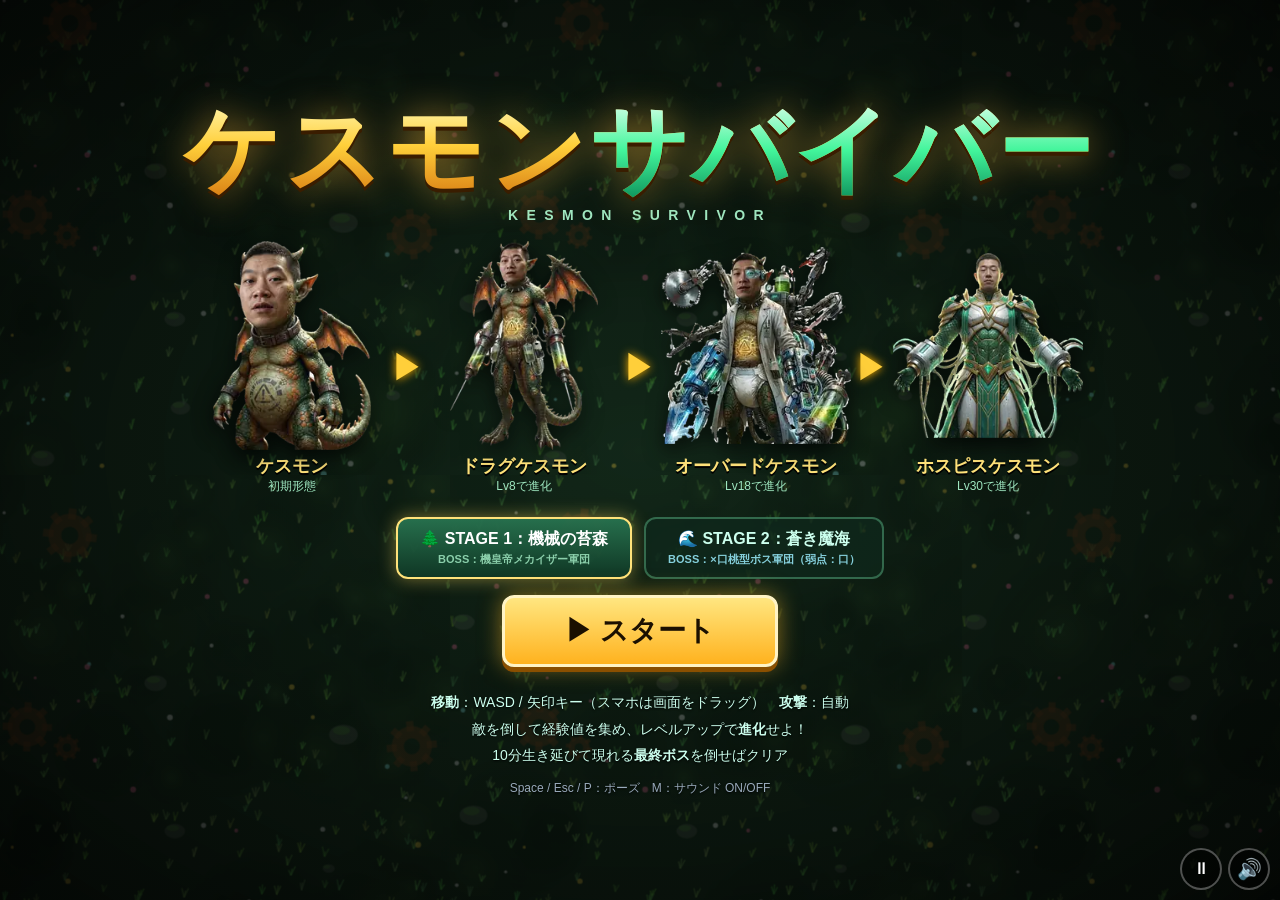
<file: index.html>
<!DOCTYPE html>
<html lang="ja">
<head>
<meta charset="UTF-8">
<meta name="viewport" content="width=device-width,initial-scale=1,maximum-scale=1,user-scalable=no">
<title>ケスモンサバイバー</title>
<link rel="stylesheet" href="style.css">
</head>
<body>
<canvas id="game"></canvas>

<!-- タイトル -->
<div id="title" class="screen">
  <div class="title-box">
    <h1 class="logo">ケスモン<span>サバイバー</span></h1>
    <p class="sub">KESMON SURVIVOR</p>
    <div class="evo-line" id="evoLine"></div>
    <div class="stage-select" id="stageSelect">
      <button type="button" class="stage-btn active" data-map="1">
        <span>🌲 STAGE 1：機械の苔森</span>
        <span class="st-sub">BOSS：機皇帝メカイザー軍団</span>
      </button>
      <button type="button" class="stage-btn sea" data-map="2">
        <span>🌊 STAGE 2：蒼き魔海</span>
        <span class="st-sub">BOSS：×口桃型ボス軍団（弱点：口）</span>
      </button>
    </div>
    <button id="startBtn" class="btn big">▶ スタート</button>
    <div class="howto">
      <p><b>移動</b>：WASD / 矢印キー（スマホは画面をドラッグ）　<b>攻撃</b>：自動</p>
      <p>敵を倒して経験値を集め、レベルアップで<b>進化</b>せよ！</p>
      <p>10分生き延びて現れる<b>最終ボス</b>を倒せばクリア</p>
      <p class="small">Space / Esc / P：ポーズ　M：サウンド ON/OFF</p>
    </div>
  </div>
</div>

<!-- レベルアップ -->
<div id="levelup" class="screen hidden">
  <div class="panel">
    <h2 class="lvup-title">LEVEL UP!</h2>
    <div id="cards"></div>
    <p class="small">クリック または 1〜4キーで選択</p>
  </div>
</div>

<!-- ポーズ -->
<div id="pause" class="screen hidden">
  <div class="panel">
    <h2>PAUSE</h2>
    <div id="pauseInfo"></div>
    <div class="btns">
      <button id="resumeBtn" class="btn">再開</button>
      <button id="quitBtn" class="btn ghost">タイトルへ</button>
    </div>
  </div>
</div>

<!-- リザルト -->
<div id="result" class="screen hidden">
  <div class="panel">
    <h2 id="resultTitle">GAME OVER</h2>
    <img id="resultImg" class="result-img" alt="">
    <div id="resultInfo"></div>
    <div class="btns">
      <button id="nextStageBtn" class="btn hidden">🌊 ステージ2へ</button>
      <button id="retryBtn" class="btn">もう一度</button>
      <button id="toTitleBtn" class="btn ghost">タイトルへ</button>
    </div>
  </div>
</div>

<button id="pauseBtn" class="mute pause-btn" title="ポーズ (Space / Esc)">⏸</button>
<button id="muteBtn" class="mute" title="サウンド (M)">🔊</button>

<script src="game.js"></script>
</body>
</html>
</file>
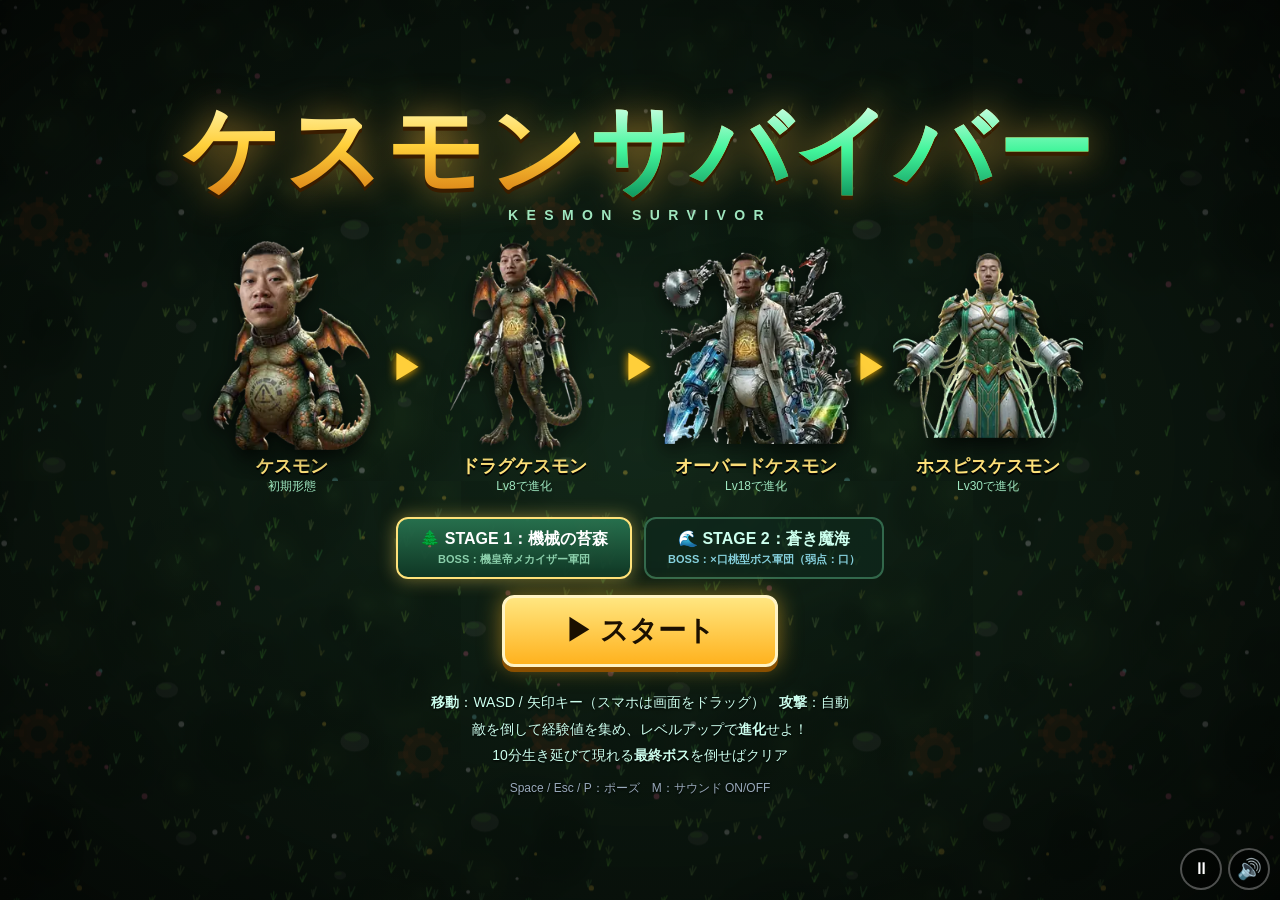
<file: kesmon_survivor_canvas.html>
<!DOCTYPE html>
<html lang="ja">
<head>
<meta charset="UTF-8">
<meta name="viewport" content="width=device-width,initial-scale=1,maximum-scale=1,user-scalable=no">
<title>ケスモンサバイバー</title>
<style>
* { box-sizing: border-box; margin: 0; padding: 0; }
html, body { width: 100%; height: 100%; overflow: hidden; background: #0b140e; color: #fff;
  font-family: "Hiragino Kaku Gothic ProN", "Yu Gothic UI", "Meiryo", sans-serif;
  user-select: none; -webkit-user-select: none; touch-action: none; }
canvas { display: block; }

.screen { position: fixed; inset: 0; display: flex; align-items: center; justify-content: center;
  z-index: 10; background: radial-gradient(ellipse at center, rgba(10,30,18,.55), rgba(0,0,0,.85)); }
.hidden { display: none !important; }

.title-box { text-align: center; padding: 20px; max-width: 980px; width: 100%; }
.logo { font-size: clamp(42px, 9vw, 96px); font-weight: 900; letter-spacing: .04em; line-height: 1.05;
  background: linear-gradient(180deg, #fff6b0 0%, #ffcf3a 45%, #d77a12 100%);
  -webkit-background-clip: text; background-clip: text; color: transparent;
  filter: drop-shadow(0 4px 0 #3a1d00) drop-shadow(0 0 18px rgba(255,190,60,.55)); }
.logo span { display: inline-block; background: linear-gradient(180deg, #d8ffe9 0%, #42f59b 50%, #0c8f5a 100%);
  -webkit-background-clip: text; background-clip: text; color: transparent; }
.sub { letter-spacing: .6em; color: #9fe7c0; font-weight: 700; margin: 6px 0 18px; font-size: 14px; }

.evo-line { display: flex; align-items: flex-end; justify-content: center; gap: 4px; margin: 6px 0 22px; flex-wrap: nowrap; }
.evo-item { display: flex; flex-direction: column; align-items: center; width: 22%; max-width: 190px; }
.evo-item img { width: 100%; aspect-ratio: 1/1.1; object-fit: contain;
  filter: drop-shadow(0 6px 10px rgba(0,0,0,.7)); animation: bob 2.4s ease-in-out infinite; }
.evo-item:nth-child(3) img { animation-delay: .3s; } .evo-item:nth-child(5) img { animation-delay: .6s; } .evo-item:nth-child(7) img { animation-delay: .9s; }
.evo-item .nm { font-weight: 900; font-size: clamp(12px, 1.8vw, 18px); margin-top: 4px; color: #ffe27a; text-shadow: 0 2px 0 #000; }
.evo-item .lv { font-size: 12px; color: #9fe7c0; }
.evo-arrow { font-size: clamp(18px, 3vw, 34px); color: #ffcf3a; align-self: center; text-shadow: 0 0 10px #ffb300; }
@keyframes bob { 0%,100% { transform: translateY(0); } 50% { transform: translateY(-8px); } }

.btn { font: inherit; font-weight: 900; font-size: 20px; padding: 12px 34px; border-radius: 12px; cursor: pointer;
  color: #1b1000; background: linear-gradient(180deg, #ffe680, #ffb21e); border: 3px solid #fff3c4;
  box-shadow: 0 5px 0 #8a4f00, 0 0 22px rgba(255,190,40,.5); transition: transform .08s; }
.btn:hover { transform: translateY(-2px) scale(1.03); }
.btn:active { transform: translateY(3px); box-shadow: 0 2px 0 #8a4f00; }
.btn.big { font-size: 28px; padding: 14px 60px; }
.btn.ghost { background: rgba(255,255,255,.08); color: #fff; border-color: rgba(255,255,255,.4); box-shadow: none; }
.btns { display: flex; gap: 14px; justify-content: center; margin-top: 18px; flex-wrap: wrap; }

.stage-select { display: flex; gap: 12px; justify-content: center; margin: 0 0 16px; flex-wrap: wrap; }
.stage-btn { font: inherit; font-weight: 900; font-size: 16px; padding: 10px 22px; border-radius: 12px; cursor: pointer;
  color: #cfe; background: rgba(15,40,28,.75); border: 2px solid rgba(120,230,170,.35); transition: all .12s;
  display: flex; flex-direction: column; align-items: center; gap: 2px; min-width: 210px; }
.stage-btn .st-sub { font-size: 11px; font-weight: 700; color: #9fe7c0; opacity: .85; }
.stage-btn:hover { transform: translateY(-2px); border-color: #ffe27a; }
.stage-btn.active { color: #fff; background: linear-gradient(180deg, rgba(40,115,80,.95), rgba(16,56,38,.95));
  border-color: #ffe27a; box-shadow: 0 0 18px rgba(255,220,90,.45); }
.stage-btn.sea.active { background: linear-gradient(180deg, rgba(25,115,165,.95), rgba(10,50,85,.95));
  border-color: #6ef2ff; box-shadow: 0 0 18px rgba(80,230,255,.5); }
.stage-btn.sea .st-sub { color: #9beeff; }

.howto { margin-top: 22px; color: #cfe; font-size: 14px; line-height: 1.9; text-shadow: 0 1px 2px #000; }
.small { font-size: 12px; color: #9ab; margin-top: 8px; }

.panel { background: linear-gradient(180deg, rgba(20,48,32,.96), rgba(8,22,14,.96)); border: 2px solid #4fd99a;
  border-radius: 18px; padding: 22px 26px; box-shadow: 0 0 40px rgba(60,255,160,.25); text-align: center;
  max-width: 94vw; max-height: 94vh; overflow: auto; }
.panel h2 { font-size: 34px; font-weight: 900; margin-bottom: 14px; color: #ffe27a; text-shadow: 0 3px 0 #5a3000; }
.lvup-title { animation: pulse .8s ease-in-out infinite alternate; }
@keyframes pulse { from { transform: scale(1); } to { transform: scale(1.08); } }

#cards { display: flex; flex-direction: column; gap: 10px; width: min(560px, 88vw); }
.card { display: flex; align-items: center; gap: 14px; text-align: left; padding: 12px 16px; cursor: pointer;
  border-radius: 12px; border: 2px solid rgba(255,255,255,.18); background: rgba(255,255,255,.06);
  color: #fff; font: inherit; transition: all .1s; }
.card:hover, .card.sel { border-color: #ffd34d; background: rgba(255,211,77,.14); transform: translateX(4px); }
.card .ic { font-size: 38px; width: 52px; text-align: center; flex-shrink: 0; }
.card .tx { flex: 1; }
.card .nm { font-weight: 900; font-size: 18px; }
.card .tag { font-size: 12px; font-weight: 900; padding: 2px 8px; border-radius: 6px; margin-left: 8px; background: #2a6; }
.card .tag.new { background: #e5395b; }
.card .tag.pas { background: #3577d6; }
.card .ds { font-size: 13px; color: #cde; margin-top: 3px; }
.card .key { font-size: 12px; color: #9ab; }

#pauseInfo, #resultInfo { font-size: 16px; line-height: 1.8; }
.result-img { height: 160px; filter: drop-shadow(0 6px 12px rgba(0,0,0,.8)); margin-bottom: 6px; }

/* 取得装備スロット（HUDスタイル） */
.inv-box { margin: 12px auto 6px; padding: 10px 14px; background: rgba(0,0,0,.45); border: 1.5px solid rgba(255,255,255,.12); border-radius: 12px; display: inline-flex; flex-direction: column; gap: 8px; max-width: 90%; }
.inv-box .inv-title { font-size: 12px; font-weight: 900; color: #ffd86a; letter-spacing: 1px; }
.inv-row { display: flex; flex-wrap: wrap; gap: 8px; justify-content: center; align-items: center; }
.inv-slot { display: flex; flex-direction: column; align-items: center; justify-content: center; width: 44px; height: 44px;
  background: rgba(10,22,16,.85); border: 1.5px solid rgba(255,215,90,.7); border-radius: 8px; box-shadow: 0 3px 6px rgba(0,0,0,.5); position: relative; transition: transform .1s; }
.inv-slot:hover { transform: translateY(-2px) scale(1.06); }
.inv-slot .icon { font-size: 20px; line-height: 1; }
.inv-slot .lv { font-size: 9.5px; font-weight: 900; color: #ffe27a; margin-top: 2px; }
.inv-slot.max { border-color: #ff9d3b; box-shadow: 0 0 8px rgba(255,160,50,.5); }
.inv-slot.max .lv { color: #ff5566; }
.inv-slot.passive { width: 38px; height: 38px; border-color: rgba(100,190,255,.65); }
.inv-slot.passive .icon { font-size: 16px; }
.inv-slot.passive .lv { color: #9fd0ff; font-size: 9px; }
.inv-slot.passive.max { border-color: #6ee2ff; box-shadow: 0 0 6px rgba(110,226,255,.45); }

.mute { position: fixed; right: 10px; bottom: 10px; z-index: 20; width: 42px; height: 42px; border-radius: 50%;
  border: 2px solid rgba(255,255,255,.3); background: rgba(0,0,0,.45); color: #fff; font-size: 20px; cursor: pointer; display: flex; align-items: center; justify-content: center; }
.pause-btn { right: 58px; font-size: 17px; }

</style>
</head>
<body>
<canvas id="game"></canvas>

<!-- タイトル -->
<div id="title" class="screen">
  <div class="title-box">
    <h1 class="logo">ケスモン<span>サバイバー</span></h1>
    <p class="sub">KESMON SURVIVOR</p>
    <div class="evo-line" id="evoLine"></div>
    <div class="stage-select" id="stageSelect">
      <button type="button" class="stage-btn active" data-map="1">
        <span>🌲 STAGE 1：機械の苔森</span>
        <span class="st-sub">BOSS：機皇帝メカイザー軍団</span>
      </button>
      <button type="button" class="stage-btn sea" data-map="2">
        <span>🌊 STAGE 2：蒼き魔海</span>
        <span class="st-sub">BOSS：×口桃型ボス軍団（弱点：口）</span>
      </button>
    </div>
    <button id="startBtn" class="btn big">▶ スタート</button>
    <div class="howto">
      <p><b>移動</b>：WASD / 矢印キー（スマホは画面をドラッグ）　<b>攻撃</b>：自動</p>
      <p>敵を倒して経験値を集め、レベルアップで<b>進化</b>せよ！</p>
      <p>10分生き延びて現れる<b>最終ボス</b>を倒せばクリア</p>
      <p class="small">Space / Esc / P：ポーズ　M：サウンド ON/OFF</p>
    </div>
  </div>
</div>

<!-- レベルアップ -->
<div id="levelup" class="screen hidden">
  <div class="panel">
    <h2 class="lvup-title">LEVEL UP!</h2>
    <div id="cards"></div>
    <p class="small">クリック または 1〜4キーで選択</p>
  </div>
</div>

<!-- ポーズ -->
<div id="pause" class="screen hidden">
  <div class="panel">
    <h2>PAUSE</h2>
    <div id="pauseInfo"></div>
    <div class="btns">
      <button id="resumeBtn" class="btn">再開</button>
      <button id="quitBtn" class="btn ghost">タイトルへ</button>
    </div>
  </div>
</div>

<!-- リザルト -->
<div id="result" class="screen hidden">
  <div class="panel">
    <h2 id="resultTitle">GAME OVER</h2>
    <img id="resultImg" class="result-img" alt="">
    <div id="resultInfo"></div>
    <div class="btns">
      <button id="nextStageBtn" class="btn hidden">🌊 ステージ2へ</button>
      <button id="retryBtn" class="btn">もう一度</button>
      <button id="toTitleBtn" class="btn ghost">タイトルへ</button>
    </div>
  </div>
</div>

<button id="pauseBtn" class="mute pause-btn" title="ポーズ (Space / Esc)">⏸</button>
<button id="muteBtn" class="mute" title="サウンド (M)">🔊</button>

<script>
'use strict';
/* =========================================================
   ケスモンサバイバー  -  KESMON SURVIVOR
   ヴァンパイアサバイバー系 自動攻撃サバイバルゲーム
   ========================================================= */
(() => {
const $ = id => document.getElementById(id);
const canvas = $('game');
const ctx = canvas.getContext('2d');
let W = 0, H = 0, DPR = 1;
function resize() {
  DPR = Math.min(window.devicePixelRatio || 1, 2);
  W = innerWidth; H = innerHeight;
  canvas.width = W * DPR; canvas.height = H * DPR;
  canvas.style.width = W + 'px'; canvas.style.height = H + 'px';
  ctx.setTransform(DPR, 0, 0, DPR, 0, 0);
}
addEventListener('resize', resize); resize();

const rand = (a, b) => a + Math.random() * (b - a);
const TAU = Math.PI * 2;
const fmtTime = s => `${String(Math.floor(s / 60)).padStart(2, '0')}:${String(Math.floor(s % 60)).padStart(2, '0')}`;

/* ---------------- 進化フォーム（添付画像の順） ---------------- */
const FORMS = [
  { name: 'ケスモン',         title: '幼体',   lv: 1,  size: 74,  weapon: 'fireball', color: '#ffb347' },
  { name: 'ドラグケスモン',   title: '成長体', lv: 8,  size: 88,  weapon: 'tail',     color: '#9cff57' },
  { name: 'オーバードケスモン', title: '改造体', lv: 18, size: 96,  weapon: 'saw',      color: '#5fd6ff' },
  { name: 'ホスピスケスモン', title: '究極体', lv: 30, size: 110, weapon: 'aura',     color: '#7dffc4' },
];
const FORM_IMG = [], FORM_WHITE = [];

function circleCrop(img) {
  const s = Math.min(img.width, img.height);
  const c = document.createElement('canvas'); c.width = c.height = s;
  const g = c.getContext('2d');
  g.beginPath(); g.arc(s / 2, s / 2, s / 2, 0, TAU); g.clip();
  g.drawImage(img, (img.width - s) / 2, (img.height - s) / 2, s, s, 0, 0, s, s);
  return c;
}
function whiteSilhouette(img) {
  const c = document.createElement('canvas'); c.width = img.width; c.height = img.height;
  const g = c.getContext('2d');
  g.drawImage(img, 0, 0);
  g.globalCompositeOperation = 'source-in';
  g.fillStyle = '#fff'; g.fillRect(0, 0, c.width, c.height);
  return c;
}
function loadForm(i) {
  return new Promise(res => {
    const im = new Image();
    im.onload = () => res(trimImage(im));
    im.onerror = () => {
      const j = new Image();
      j.onload = () => res(circleCrop(j));
      j.onerror = () => res(null);
      j.src = `img/raw${i + 1}.jpg`;
    };
    im.src = EMBEDDED_IMGS[i];
  });
}
const EMBEDDED_IMGS = [
  '[data-uri]',
  '[data-uri]',
  '[data-uri]',
  '[data-uri]'
];
function formSrc(i) { return EMBEDDED_IMGS[i]; }
// 透明な余白を自動トリム（file:// で読み込み制限がある場合はそのまま使う）
function trimImage(img) {
  try {
    const c = document.createElement('canvas'); c.width = img.width; c.height = img.height;
    const g = c.getContext('2d'); g.drawImage(img, 0, 0);
    const d = g.getImageData(0, 0, c.width, c.height).data;
    let x0 = c.width, y0 = c.height, x1 = -1, y1 = -1;
    for (let y = 0; y < c.height; y++) for (let x = 0; x < c.width; x++) {
      if (d[(y * c.width + x) * 4 + 3] > 16) { if (x < x0) x0 = x; if (x > x1) x1 = x; if (y < y0) y0 = y; if (y > y1) y1 = y; }
    }
    if (x1 < 0) return img;
    const o = document.createElement('canvas'); o.width = x1 - x0 + 1; o.height = y1 - y0 + 1;
    o.getContext('2d').drawImage(c, x0, y0, o.width, o.height, 0, 0, o.width, o.height);
    return o;
  } catch (e) { return img; }
}
// ステージ背景画像（img/bg.png または img/bg.jpg があれば使用）
let BG_IMG = null;
function loadBg() {
  return new Promise(res => {
    const a = new Image();
    a.onload = () => { BG_IMG = a; res(); };
    a.onerror = () => { const b = new Image(); b.onload = () => { BG_IMG = b; res(); }; b.onerror = () => res(); b.src = 'img/bg.jpg'; };
    a.src = 'img/bg.png';
  });
}

/* ---------------- サウンド ---------------- */
const AC = { ctx: null, master: null, muted: false };
function audioInit() {
  if (AC.ctx) { if (AC.ctx.state === 'suspended') AC.ctx.resume(); return; }
  try {
    AC.ctx = new (window.AudioContext || window.webkitAudioContext)();
    AC.master = AC.ctx.createGain(); AC.master.gain.value = 0.3;
    AC.master.connect(AC.ctx.destination);
  } catch (e) { /* no audio */ }
}
function tone(freq, dur, type = 'square', vol = 0.2, slide = 0, delay = 0) {
  if (!AC.ctx || AC.muted) return;
  const t = AC.ctx.currentTime + Math.max(0, delay);
  const o = AC.ctx.createOscillator(), g = AC.ctx.createGain();
  o.type = type; o.frequency.setValueAtTime(freq, t);
  if (slide) o.frequency.exponentialRampToValueAtTime(Math.max(30, freq + slide), t + dur);
  g.gain.setValueAtTime(vol, t);
  g.gain.exponentialRampToValueAtTime(0.0001, t + dur);
  o.connect(g); g.connect(AC.master); o.start(t); o.stop(t + dur + 0.03);
}
function noise(dur, vol = 0.2, delay = 0) {
  if (!AC.ctx || AC.muted) return;
  const t = AC.ctx.currentTime + delay;
  const len = Math.floor(AC.ctx.sampleRate * dur);
  const buf = AC.ctx.createBuffer(1, len, AC.ctx.sampleRate);
  const d = buf.getChannelData(0);
  for (let i = 0; i < len; i++) d[i] = (Math.random() * 2 - 1) * (1 - i / len);
  const s = AC.ctx.createBufferSource(); s.buffer = buf;
  const g = AC.ctx.createGain(); g.gain.value = vol;
  s.connect(g); g.connect(AC.master); s.start(t);
}
const sfxLast = {};
function sfx(name) {
  const now = performance.now();
  const gap = { hit: 45, gem: 35, shoot: 60, zap: 80 }[name] || 30;
  if (sfxLast[name] && now - sfxLast[name] < gap) return;
  sfxLast[name] = now;
  switch (name) {
    case 'shoot': tone(520, 0.08, 'square', 0.05, -300); break;
    case 'hit': tone(180, 0.06, 'square', 0.05, -80); break;
    case 'gem': tone(1200 + Math.random() * 300, 0.06, 'sine', 0.07, 400); break;
    case 'hurt': tone(140, 0.2, 'sawtooth', 0.15, -90); break;
    case 'zap': noise(0.18, 0.12); tone(900, 0.15, 'sawtooth', 0.06, -700); break;
    case 'beam': tone(300, 0.3, 'sawtooth', 0.08, 900); break;
    case 'kill': tone(320, 0.07, 'triangle', 0.06, -200); break;
    case 'boom': noise(0.5, 0.3); tone(90, 0.5, 'sine', 0.3, -50); break;
    case 'poop': tone(240, 0.14, 'triangle', 0.14, -150); tone(130, 0.1, 'sine', 0.12, 60, 0.08); break;
    case 'poopBoom': noise(0.38, 0.26); tone(110, 0.38, 'sawtooth', 0.22, -70); tone(220, 0.2, 'square', 0.12, -140, 0.05); break;
    case 'heal': [660, 880, 1100].forEach((f, i) => tone(f, 0.12, 'sine', 0.12, 0, i * 0.07)); break;
    case 'levelup': [523, 659, 784, 1047].forEach((f, i) => tone(f, 0.16, 'square', 0.09, 0, i * 0.07)); break;
    case 'select': tone(880, 0.08, 'square', 0.08); break;
    case 'warning': for (let i = 0; i < 3; i++) tone(440, 0.25, 'sawtooth', 0.12, -100, i * 0.35); break;
    case 'evoFlash': tone(600 + Math.random() * 600, 0.05, 'sine', 0.06); break;
    case 'evolve': {
      const m = [523, 659, 784, 1047, 784, 1047, 1319, 1568];
      m.forEach((f, i) => tone(f, 0.22, 'square', 0.1, 0, i * 0.11));
      tone(130, 1.2, 'triangle', 0.25, 0, 0); break;
    }
    case 'over': [392, 330, 262, 196].forEach((f, i) => tone(f, 0.35, 'triangle', 0.18, 0, i * 0.25)); break;
    case 'clear': [523, 659, 784, 1047, 1319, 1568, 2093].forEach((f, i) => tone(f, 0.3, 'square', 0.1, 0, i * 0.12)); break;
  }
}
// BGM（動的テンポ＆ボス戦緊迫ビート対応チップチューン）
const BGM = { timer: null, step: 0, next: 0 };
const midi = n => 440 * Math.pow(2, (n - 69) / 12);
const PROG = [[45, 52, 57, 60], [41, 48, 53, 57], [43, 50, 55, 59], [40, 47, 52, 56]];
function bgmStart() {
  if (!AC.ctx || BGM.timer) return;
  BGM.next = AC.ctx.currentTime + 0.1; BGM.step = 0;
  BGM.timer = setInterval(() => {
    if (!AC.ctx) return;
    const playing = S && (S.state === 'play');
    const hasBoss = !!(S && S.enemies && S.enemies.some(e => e.boss && !e.dead));
    const pinch = !!(P && P.hp / P.maxHp < 0.35);
    const intense = hasBoss || pinch;
    const stepDur = intense ? 0.108 : 0.13;
    while (BGM.next < AC.ctx.currentTime + 0.25) {
      const s = BGM.step, d = BGM.next - AC.ctx.currentTime;
      if (playing && !AC.muted) {
        const ch = PROG[Math.floor(s / 16) % 4];
        if (s % 2 === 0) tone(midi(ch[0] - 12), intense ? 0.15 : 0.2, 'triangle', intense ? 0.2 : 0.16, 0, d);
        else if (intense) tone(midi(ch[0]), 0.08, 'sawtooth', 0.08, 0, d); // ボス戦ベースオクターブ刻み
        tone(midi(ch[s % 4] + 12), 0.09, 'square', intense ? 0.035 : 0.025, 0, d);
        if (s % 4 === 0 || (intense && s % 2 === 0)) noise(0.04, intense ? 0.06 : 0.05, d);
        if (s % 8 === 4) noise(0.1, intense ? 0.09 : 0.07, d);
      }
      BGM.step++; BGM.next += stepDur;
    }
  }, 50);
}

const START_VOICE = new Audio('[data-uri]');
START_VOICE.volume = 0.85;
function playStartVoice() {
  if (AC.muted) return;
  try {
    START_VOICE.currentTime = 0;
    START_VOICE.play().catch(() => {});
  } catch (e) {}
}

const EVO1_VOICE = new Audio('[data-uri]');
EVO1_VOICE.volume = 0.85;
function playEvo1Voice() {
  if (AC.muted) return;
  try {
    EVO1_VOICE.currentTime = 0;
    EVO1_VOICE.play().catch(() => {});
  } catch (e) {}
}

/* ---------------- 入力 ---------------- */
const keys = {};
const joy = { active: false, id: null, ox: 0, oy: 0, x: 0, y: 0 };
addEventListener('keydown', e => {
  keys[e.code] = true;
  if (e.code === 'KeyM') toggleMute();
  // タイトルまたはゲームオーバー時の Space / Enter スタート・リトライ
  if (e.code === 'Space' || e.code === 'Enter') {
    if (!S || S.state === 'over') { startGame(); e.preventDefault(); return; }
  }
  if ((e.code === 'Escape' || e.code === 'KeyP' || e.code === 'Space') && S) {
    if (S.state === 'play') pauseGame(); else if (S.state === 'pause') resumeGame();
  }
  if (S && S.state === 'levelup') {
    const n = parseInt(e.key, 10);
    if (n >= 1 && n <= S.choices.length) chooseCard(n - 1);
  }
  if (S && S.state === 'evolve' && S.evo.t > 3.6 && (e.code === 'Space' || e.code === 'Enter')) finishEvolution();
  if (e.code.startsWith('Arrow') || e.code === 'Space') e.preventDefault();
});
addEventListener('keyup', e => { keys[e.code] = false; });
canvas.addEventListener('pointerdown', e => {
  if (S && S.state === 'evolve' && S.evo.t > 3.6) { finishEvolution(); return; }
  if (e.pointerType === 'mouse') return;
  joy.active = true; joy.id = e.pointerId; joy.ox = joy.x = e.clientX; joy.oy = joy.y = e.clientY;
});
canvas.addEventListener('pointermove', e => { if (joy.active && e.pointerId === joy.id) { joy.x = e.clientX; joy.y = e.clientY; } });
const joyEnd = e => { if (e.pointerId === joy.id) { joy.active = false; joy.id = null; } };
canvas.addEventListener('pointerup', joyEnd); canvas.addEventListener('pointercancel', joyEnd);
document.addEventListener('visibilitychange', () => { if (document.hidden && S && S.state === 'play') pauseGame(); });

function toggleMute() {
  AC.muted = !AC.muted;
  START_VOICE.muted = AC.muted;
  EVO1_VOICE.muted = AC.muted;
  $('muteBtn').textContent = AC.muted ? '🔇' : '🔊';
}
$('muteBtn').onclick = () => { audioInit(); toggleMute(); };
$('pauseBtn').onclick = () => { if (!S) return; if (S.state === 'play') pauseGame(); else if (S.state === 'pause') resumeGame(); };

/* ---------------- 敵定義 ---------------- */
const PEACH_SPECS = [
  { tier: 0, bType: 'peach0', mType: 'mpeach0', name: 'マッドピーチ',       mName: 'ミニマッドピーチ',
    cLight: '#ffb8d6', cMid: '#ff4f93', cDark: '#8c1243', stroke: '#4a0722', leaf: '#5ce669', eye: '#ffee33', cross: '#fff0f7', bullet: '#ff6ba8' },
  { tier: 1, bType: 'peach1', mType: 'mpeach1', name: 'アビスピーチ',       mName: 'ミニアビスピーチ',
    cLight: '#99ffff', cMid: '#1ec8e8', cDark: '#0b446e', stroke: '#04223a', leaf: '#ffd166', eye: '#ff3b6b', cross: '#e0ffff', bullet: '#38e8ff' },
  { tier: 2, bType: 'peach2', mType: 'mpeach2', name: 'ベノムピーチ',       mName: 'ミニベノムピーチ',
    cLight: '#e5a8ff', cMid: '#9d4edd', cDark: '#3c096c', stroke: '#1f033b', leaf: '#6fffe9', eye: '#aaff33', cross: '#ffe66d', bullet: '#c77dff' },
  { tier: 3, bType: 'peach3', mType: 'mpeach3', name: '桃皇帝ゼノピーチ',   mName: 'ミニゼノピーチ',
    cLight: '#ff8a95', cMid: '#e6193c', cDark: '#470310', stroke: '#ffd54a', leaf: '#ffd54a', eye: '#00ffcc', cross: '#ffe66d', bullet: '#ff3366', crown: true },
];
const ETYPES = {
  slime:   { name: 'スライム', hp: 15,    speed: 52, dmg: 6,  r: 14, xp: 1 },
  bat:     { name: 'コウモリ', hp: 11,    speed: 92, dmg: 5,  r: 12, xp: 1 },
  ghost:   { name: 'ゴースト', hp: 32,    speed: 68, dmg: 8,  r: 16, xp: 2 },
  gear:    { name: 'ギアボット', hp: 58,  speed: 48, dmg: 11, r: 18, xp: 3 },
  knight:  { name: 'リザードナイト', hp: 100, speed: 64, dmg: 14, r: 19, xp: 5 },
  golem:   { name: '苔ゴーレム', hp: 230, speed: 38, dmg: 18, r: 30, xp: 9 },
  boss:    { name: 'スチームゴーレム', hp: 2800, speed: 62, dmg: 24, r: 54, xp: 80, boss: true },
  fboss:   { name: '機皇帝メカイザー', hp: 32000, speed: 58, dmg: 35, r: 72, xp: 0, boss: true, finalBoss: true },
  // ステージ2：桃型×口ボス（4段階）＆召喚される小型同種エネミー
  peach0:  { name: 'マッドピーチ',     hp: 1950,  speed: 58, dmg: 22, r: 54, xp: 85,  boss: true, peachBoss: true, tier: 0 },
  peach1:  { name: 'アビスピーチ',     hp: 4600,  speed: 60, dmg: 26, r: 60, xp: 130, boss: true, peachBoss: true, tier: 1 },
  peach2:  { name: 'ベノムピーチ',     hp: 8400,  speed: 62, dmg: 31, r: 66, xp: 190, boss: true, peachBoss: true, tier: 2 },
  peach3:  { name: '桃皇帝ゼノピーチ', hp: 16800, speed: 60, dmg: 35, r: 74, xp: 0,   boss: true, peachBoss: true, finalBoss: true, tier: 3 },
  mpeach0: { name: 'ミニマッドピーチ', hp: 185,   speed: 70, dmg: 10, r: 19, xp: 6,   peachMinion: true, tier: 0 },
  mpeach1: { name: 'ミニアビスピーチ', hp: 420,   speed: 74, dmg: 14, r: 20, xp: 10,  peachMinion: true, tier: 1 },
  mpeach2: { name: 'ミニベノムピーチ', hp: 760,   speed: 78, dmg: 18, r: 22, xp: 15,  peachMinion: true, tier: 2 },
  mpeach3: { name: 'ミニゼノピーチ',   hp: 1200,  speed: 82, dmg: 22, r: 24, xp: 22,  peachMinion: true, tier: 3 },
};
const ESPR = {};
function makeEnemySprite(type) {
  const r = ETYPES[type].r;
  const s = Math.ceil(r * 3);
  const c = document.createElement('canvas'); c.width = c.height = s;
  const g = c.getContext('2d');
  g.translate(s / 2, s / 2);
  const eyes = (ex, ey, er, col = '#fff', pup = '#111') => {
    for (const sx of [-1, 1]) {
      g.fillStyle = col; g.beginPath(); g.arc(sx * ex, ey, er, 0, TAU); g.fill();
      g.fillStyle = pup; g.beginPath(); g.arc(sx * ex, ey + er * 0.2, er * 0.5, 0, TAU); g.fill();
    }
  };
  const glowEyes = (ex, ey, er, col) => {
    g.shadowColor = col; g.shadowBlur = er * 3; g.fillStyle = col;
    for (const sx of [-1, 1]) { g.beginPath(); g.arc(sx * ex, ey, er, 0, TAU); g.fill(); }
    g.shadowBlur = 0;
  };
  let grd;
  switch (type) {
    case 'slime':
      grd = g.createRadialGradient(-r * .3, -r * .4, 2, 0, 0, r * 1.3);
      grd.addColorStop(0, '#c8ff8a'); grd.addColorStop(1, '#2f9e3a');
      g.fillStyle = grd; g.beginPath();
      g.moveTo(-r * 1.1, r * .7); g.quadraticCurveTo(-r * 1.15, -r * 1.1, 0, -r * 1.1);
      g.quadraticCurveTo(r * 1.15, -r * 1.1, r * 1.1, r * .7); g.closePath(); g.fill();
      g.strokeStyle = '#1b5e20'; g.lineWidth = 2; g.stroke();
      g.fillStyle = 'rgba(255,255,255,.6)'; g.beginPath(); g.ellipse(-r * .4, -r * .55, r * .25, r * .15, -.5, 0, TAU); g.fill();
      eyes(r * .35, -r * .1, r * .22);
      break;
    case 'bat':
      g.lineJoin = 'round';
      g.strokeStyle = '#4dff79'; g.lineWidth = 3;
      g.fillStyle = '#5b2a86';
      for (const sx of [-1, 1]) {
        g.beginPath(); g.moveTo(sx * r * .3, -r * .2);
        g.lineTo(sx * r * 1.4, -r * .8); g.lineTo(sx * r * 1.2, 0); g.lineTo(sx * r * 1.4, r * .3);
        g.lineTo(sx * r * .9, r * .2); g.lineTo(sx * r * .3, r * .4); g.closePath();
        g.stroke(); g.fill();
      }
      g.fillStyle = '#3d1a5c';
      g.beginPath();
      g.moveTo(-r * .45, -r * .4); g.lineTo(-r * .3, -r * .95); g.lineTo(-r * .1, -r * .5);
      g.moveTo(r * .45, -r * .4); g.lineTo(r * .3, -r * .95); g.lineTo(r * .1, -r * .5);
      g.stroke(); g.fill();
      g.beginPath(); g.arc(0, 0, r * .6, 0, TAU); g.stroke(); g.fill();
      glowEyes(r * .22, -r * .1, r * .13, '#ff3355');
      break;
    case 'ghost':
      grd = g.createLinearGradient(0, -r, 0, r);
      grd.addColorStop(0, 'rgba(230,245,255,.95)'); grd.addColorStop(1, 'rgba(120,170,255,.6)');
      g.fillStyle = grd; g.beginPath();
      g.arc(0, -r * .2, r * .9, Math.PI, 0);
      g.lineTo(r * .9, r * .9);
      for (let i = 0; i < 4; i++) g.quadraticCurveTo(r * .9 - (i + .5) * r * .45, r * (i % 2 ? .9 : .5), r * .9 - (i + 1) * r * .45, r * .9);
      g.closePath(); g.fill();
      g.fillStyle = '#123'; g.beginPath(); g.ellipse(-r * .3, -r * .25, r * .14, r * .22, 0, 0, TAU); g.ellipse(r * .3, -r * .25, r * .14, r * .22, 0, 0, TAU); g.fill();
      g.beginPath(); g.ellipse(0, r * .2, r * .15, r * .2, 0, 0, TAU); g.fill();
      break;
    case 'gear': {
      g.fillStyle = '#7d858c';
      for (let i = 0; i < 8; i++) { g.save(); g.rotate(i * TAU / 8); g.fillRect(-r * .2, -r * 1.15, r * .4, r * .5); g.restore(); }
      grd = g.createRadialGradient(-r * .3, -r * .3, 2, 0, 0, r);
      grd.addColorStop(0, '#d5dbe0'); grd.addColorStop(1, '#59626b');
      g.fillStyle = grd; g.beginPath(); g.arc(0, 0, r * .85, 0, TAU); g.fill();
      g.strokeStyle = '#3b4249'; g.lineWidth = 2; g.stroke();
      g.fillStyle = '#222'; g.beginPath(); g.arc(0, 0, r * .42, 0, TAU); g.fill();
      g.shadowColor = '#ff2a2a'; g.shadowBlur = 10; g.fillStyle = '#ff3b3b';
      g.beginPath(); g.arc(0, 0, r * .25, 0, TAU); g.fill(); g.shadowBlur = 0;
      break;
    }
    case 'knight':
      g.fillStyle = '#3c6b2a'; g.beginPath(); g.ellipse(0, r * .35, r * .75, r * .65, 0, 0, TAU); g.fill();
      grd = g.createRadialGradient(-r * .2, -r * .5, 2, 0, -r * .2, r);
      grd.addColorStop(0, '#d7a24a'); grd.addColorStop(1, '#7a4a12');
      g.fillStyle = grd; g.beginPath(); g.arc(0, -r * .25, r * .7, 0, TAU); g.fill();
      g.fillStyle = '#e8e2d0';
      for (const sx of [-1, 1]) { g.beginPath(); g.moveTo(sx * r * .5, -r * .7); g.lineTo(sx * r * 1.05, -r * 1.25); g.lineTo(sx * r * .7, -r * .45); g.fill(); }
      g.fillStyle = '#222'; g.fillRect(-r * .5, -r * .35, r, r * .22);
      glowEyes(r * .25, -r * .24, r * .09, '#ffea00');
      g.fillStyle = '#aab'; g.fillRect(r * .75, -r * .6, r * .14, r * 1.5);
      break;
    case 'golem':
      grd = g.createRadialGradient(-r * .3, -r * .4, 4, 0, 0, r * 1.2);
      grd.addColorStop(0, '#9b8a73'); grd.addColorStop(1, '#4a3d2e');
      g.fillStyle = grd; g.beginPath();
      const pts = 10;
      for (let i = 0; i < pts; i++) { const a = i / pts * TAU, rr = r * (0.85 + ((i * 37) % 7) / 30); g.lineTo(Math.cos(a) * rr, Math.sin(a) * rr); }
      g.closePath(); g.fill(); g.strokeStyle = '#2d241a'; g.lineWidth = 3; g.stroke();
      g.fillStyle = '#4caf50';
      for (let i = 0; i < 6; i++) { g.beginPath(); g.arc(Math.cos(i * 1.7) * r * .6, -r * .5 + Math.sin(i * 2.3) * r * .25, r * .16, 0, TAU); g.fill(); }
      glowEyes(r * .3, -r * .05, r * .12, '#33e0ff');
      g.strokeStyle = '#2d241a'; g.lineWidth = 2; g.beginPath(); g.moveTo(-r * .3, r * .35); g.lineTo(r * .3, r * .35); g.stroke();
      break;
    case 'boss':
    case 'fboss': {
      const fin = type === 'fboss';
      g.fillStyle = fin ? '#2a0d3d' : '#3a1f12';
      for (let i = 0; i < 12; i++) { g.save(); g.rotate(i * TAU / 12); g.beginPath(); g.moveTo(-r * .15, -r * .8); g.lineTo(0, -r * 1.35); g.lineTo(r * .15, -r * .8); g.fill(); g.restore(); }
      grd = g.createRadialGradient(-r * .3, -r * .3, 5, 0, 0, r);
      if (fin) { grd.addColorStop(0, '#8a5cff'); grd.addColorStop(1, '#1a0630'); }
      else { grd.addColorStop(0, '#c0703a'); grd.addColorStop(1, '#3d1a08'); }
      g.fillStyle = grd; g.beginPath(); g.arc(0, 0, r * .95, 0, TAU); g.fill();
      g.strokeStyle = fin ? '#ffd54a' : '#d9a441'; g.lineWidth = 4; g.stroke();
      for (let i = 0; i < 8; i++) { const a = i * TAU / 8; g.fillStyle = fin ? '#ffd54a' : '#c9b38a'; g.beginPath(); g.arc(Math.cos(a) * r * .78, Math.sin(a) * r * .78, r * .06, 0, TAU); g.fill(); }
      if (fin) {
        g.fillStyle = '#ffd54a';
        for (const sx of [-1, 1]) { g.beginPath(); g.moveTo(sx * r * .35, -r * .7); g.quadraticCurveTo(sx * r * 1.1, -r * 1.2, sx * r * .9, -r * 1.6); g.quadraticCurveTo(sx * r * .7, -r * 1.0, sx * r * .15, -r * .75); g.fill(); }
      }
      g.fillStyle = '#111'; g.beginPath(); g.arc(0, -r * .05, r * .45, 0, TAU); g.fill();
      g.shadowColor = fin ? '#ff2bd6' : '#ff3b1f'; g.shadowBlur = 25;
      g.fillStyle = fin ? '#ff6ae6' : '#ff5a2a'; g.beginPath(); g.arc(0, -r * .05, r * .28, 0, TAU); g.fill();
      g.fillStyle = '#fff'; g.beginPath(); g.arc(-r * .08, -r * .13, r * .08, 0, TAU); g.fill();
      g.shadowBlur = 0;
      g.fillStyle = '#ddd';
      for (let i = -3; i <= 3; i++) { g.beginPath(); g.moveTo(i * r * .1 - r * .05, r * .5); g.lineTo(i * r * .1, r * .68); g.lineTo(i * r * .1 + r * .05, r * .5); g.fill(); }
      break;
    }
    case 'peach0':
    case 'peach1':
    case 'peach2':
    case 'peach3':
    case 'mpeach0':
    case 'mpeach1':
    case 'mpeach2':
    case 'mpeach3': {
      const d = ETYPES[type];
      const sp = PEACH_SPECS[d.tier];
      const isBoss = !!d.peachBoss;
      // 皇帝冠（最終ボスのみ）
      if (sp.crown && isBoss) {
        g.fillStyle = '#ffd54a';
        g.strokeStyle = '#6e3b00';
        g.lineWidth = 2.5;
        g.beginPath();
        g.moveTo(-r * .45, -r * .78);
        g.lineTo(-r * .58, -r * 1.28);
        g.lineTo(-r * .2, -r * .95);
        g.lineTo(0, -r * 1.38);
        g.lineTo(r * .2, -r * .95);
        g.lineTo(r * .58, -r * 1.28);
        g.lineTo(r * .45, -r * .78);
        g.closePath();
        g.fill(); g.stroke();
      }
      // 茎と2枚の桃の葉
      g.fillStyle = '#5c3818';
      g.fillRect(-r * .07, -r * 1.08, r * .14, r * .3);
      for (const sx of [-1, 1]) {
        g.save();
        g.translate(sx * r * .08, -r * .9);
        g.rotate(sx * 0.48);
        g.fillStyle = sp.leaf;
        g.strokeStyle = '#143d1b';
        g.lineWidth = isBoss ? 2.5 : 1.5;
        g.beginPath();
        g.ellipse(sx * r * .28, -r * .05, r * .3, r * .14, 0, 0, TAU);
        g.fill(); g.stroke();
        g.restore();
      }
      // 桃型のシルエット本体（上がツンと尖り・中央に割れ目・ふっくらした左右の果肉）
      grd = g.createRadialGradient(-r * .28, -r * .25, r * .08, 0, r * .05, r * 1.15);
      grd.addColorStop(0, sp.cLight);
      grd.addColorStop(0.55, sp.cMid);
      grd.addColorStop(1, sp.cDark);
      g.fillStyle = grd;
      g.beginPath();
      g.moveTo(0, -r * .92); // 桃の先端（上部の尖り）
      g.bezierCurveTo(r * .55, -r * .88, r * 1.14, -r * .32, r * 1.02, r * .32);
      g.bezierCurveTo(r * .92, r * .86, r * .35, r * 1.02, 0, r * .88); // 底のくぼみ
      g.bezierCurveTo(-r * .35, r * 1.02, -r * .92, r * .86, -r * 1.02, r * .32);
      g.bezierCurveTo(-r * 1.14, -r * .32, -r * .55, -r * .88, 0, -r * .92);
      g.closePath();
      g.fill();
      g.strokeStyle = sp.stroke;
      g.lineWidth = isBoss ? 4 : 2;
      g.stroke();
      // 桃特有の縦の割れ目ライン（クリース）
      g.strokeStyle = sp.cDark;
      g.lineWidth = isBoss ? 3 : 1.5;
      g.beginPath();
      g.moveTo(0, -r * .88);
      g.quadraticCurveTo(-r * .16, -r * .25, -r * .04, r * .12);
      g.stroke();
      // ツヤのハイライト
      g.fillStyle = 'rgba(255,255,255,0.35)';
      g.beginPath();
      g.ellipse(-r * .42, -r * .36, r * .22, r * .12, -0.5, 0, TAU);
      g.fill();
      // 目（威圧感のある発光アイ）
      for (const sx of [-1, 1]) {
        g.fillStyle = '#1a0510';
        g.beginPath();
        g.ellipse(sx * r * .36, -r * .14, r * .16, r * .12, sx * 0.25, 0, TAU);
        g.fill();
      }
      glowEyes(r * .35, -r * .14, r * .09, sp.eye);
      // 弱点の口（バッテン印 ×）
      const my = r * .38;
      const mr = r * (isBoss ? .31 : .26);
      // 口の暗部ベース
      g.fillStyle = '#1c0410';
      g.beginPath();
      g.ellipse(0, my, mr * 1.15, mr * 0.88, 0, 0, TAU);
      g.fill();
      g.strokeStyle = sp.cross;
      g.lineWidth = isBoss ? 2.2 : 1.2;
      g.stroke();
      // バッテン印（×）
      const xs = mr * 0.78;
      const yul = mr * 0.62;
      g.lineCap = 'round';
      g.strokeStyle = '#000';
      g.lineWidth = isBoss ? 9 : 4.5;
      g.beginPath();
      g.moveTo(-xs, my - yul); g.lineTo(xs, my + yul);
      g.moveTo(xs, my - yul);  g.lineTo(-xs, my + yul);
      g.stroke();
      g.strokeStyle = sp.cross;
      g.lineWidth = isBoss ? 5.5 : 2.8;
      g.beginPath();
      g.moveTo(-xs, my - yul); g.lineTo(xs, my + yul);
      g.moveTo(xs, my - yul);  g.lineTo(-xs, my + yul);
      g.stroke();
      break;
    }
  }
  ESPR[type] = { img: c, white: whiteSilhouette(c), s };
}
Object.keys(ETYPES).forEach(makeEnemySprite);

/* ---------------- 背景タイル（ステージ1：森 / ステージ2：海） ---------------- */
const BG = (() => {
  const s = 512, c = document.createElement('canvas'); c.width = c.height = s;
  const g = c.getContext('2d');
  g.fillStyle = '#1d3322'; g.fillRect(0, 0, s, s);
  let seed = 7; const rnd = () => (seed = (seed * 16807) % 2147483647) / 2147483647;
  for (let i = 0; i < 60; i++) { // 苔のまだら
    const x = rnd() * s, y = rnd() * s, r = 20 + rnd() * 60;
    const grd = g.createRadialGradient(x, y, 0, x, y, r);
    grd.addColorStop(0, rnd() > .5 ? 'rgba(60,100,50,.35)' : 'rgba(20,40,25,.4)'); grd.addColorStop(1, 'rgba(0,0,0,0)');
    g.fillStyle = grd; g.fillRect(x - r, y - r, r * 2, r * 2);
  }
  for (let i = 0; i < 260; i++) { // 草
    const x = rnd() * s, y = rnd() * s;
    g.strokeStyle = `rgba(${80 + rnd() * 60},${140 + rnd() * 70},${60 + rnd() * 40},.55)`; g.lineWidth = 1.5;
    for (let k = 0; k < 3; k++) { g.beginPath(); g.moveTo(x, y); g.lineTo(x + (k - 1) * 3 + rnd() * 2, y - 5 - rnd() * 6); g.stroke(); }
  }
  for (let i = 0; i < 10; i++) { // 石
    const x = rnd() * s, y = rnd() * s, r = 5 + rnd() * 10;
    g.fillStyle = 'rgba(90,100,90,.6)'; g.beginPath(); g.ellipse(x, y, r, r * .7, 0, 0, TAU); g.fill();
    g.fillStyle = 'rgba(80,140,60,.5)'; g.beginPath(); g.ellipse(x - 2, y - r * .3, r * .6, r * .3, 0, 0, TAU); g.fill();
  }
  for (let i = 0; i < 4; i++) { // 錆びた歯車
    const x = rnd() * s, y = rnd() * s, r = 10 + rnd() * 12;
    g.save(); g.translate(x, y); g.rotate(rnd() * 3); g.fillStyle = 'rgba(120,70,35,.55)';
    for (let k = 0; k < 8; k++) { g.save(); g.rotate(k * TAU / 8); g.fillRect(-r * .18, -r * 1.25, r * .36, r * .5); g.restore(); }
    g.beginPath(); g.arc(0, 0, r, 0, TAU); g.fill();
    g.fillStyle = '#1d3322'; g.beginPath(); g.arc(0, 0, r * .4, 0, TAU); g.fill(); g.restore();
  }
  for (let i = 0; i < 40; i++) { // 花・光る胞子
    const x = rnd() * s, y = rnd() * s;
    g.fillStyle = ['#ffd84a', '#ff7aa8', '#9ff', '#fff'][Math.floor(rnd() * 4)];
    g.globalAlpha = .7; g.beginPath(); g.arc(x, y, 1.5 + rnd() * 1.5, 0, TAU); g.fill(); g.globalAlpha = 1;
  }
  return { c, s, pat: ctx.createPattern(c, 'repeat') };
})();

const BG_SEA = (() => {
  const s = 512, c = document.createElement('canvas'); c.width = c.height = s;
  const g = c.getContext('2d');
  g.fillStyle = '#0c354d'; g.fillRect(0, 0, s, s);
  let seed = 23; const rnd = () => (seed = (seed * 16807) % 2147483647) / 2147483647;
  // 海底の濃淡・浅瀬の光の揺らぎ
  for (let i = 0; i < 65; i++) {
    const x = rnd() * s, y = rnd() * s, r = 24 + rnd() * 68;
    const grd = g.createRadialGradient(x, y, 0, x, y, r);
    grd.addColorStop(0, rnd() > .45 ? 'rgba(30,130,170,.35)' : 'rgba(6,28,46,.45)');
    grd.addColorStop(1, 'rgba(0,0,0,0)');
    g.fillStyle = grd; g.fillRect(x - r, y - r, r * 2, r * 2);
  }
  // 水面のコースティクス（光の網目・さざ波）
  for (let i = 0; i < 90; i++) {
    const x = rnd() * s, y = rnd() * s, w = 18 + rnd() * 38;
    g.strokeStyle = `rgba(120,230,255,${0.12 + rnd() * 0.16})`;
    g.lineWidth = 1.6;
    g.beginPath();
    g.moveTo(x - w / 2, y);
    g.quadraticCurveTo(x, y - 5 - rnd() * 5, x + w / 2, y);
    g.stroke();
  }
  // 海藻・サンゴ草
  for (let i = 0; i < 160; i++) {
    const x = rnd() * s, y = rnd() * s;
    g.strokeStyle = `rgba(${30 + rnd() * 50},${160 + rnd() * 70},${140 + rnd() * 70},.52)`;
    g.lineWidth = 1.8;
    for (let k = 0; k < 2; k++) {
      g.beginPath(); g.moveTo(x, y);
      g.quadraticCurveTo(x + (k ? 4 : -4), y - 6, x + (k - .5) * 4, y - 11 - rnd() * 7);
      g.stroke();
    }
  }
  // サンゴ・貝殻・ヒトデ
  for (let i = 0; i < 16; i++) {
    const x = rnd() * s, y = rnd() * s, r = 5 + rnd() * 7;
    g.fillStyle = rnd() > .5 ? 'rgba(255,120,160,.55)' : 'rgba(255,190,110,.55)';
    g.beginPath();
    for (let k = 0; k < 5; k++) {
      const a = k * TAU / 5 - Math.PI / 2;
      g.lineTo(x + Math.cos(a) * r, y + Math.sin(a) * r);
      g.lineTo(x + Math.cos(a + TAU / 10) * r * .45, y + Math.sin(a + TAU / 10) * r * .45);
    }
    g.closePath(); g.fill();
  }
  // 泡・発光プランクトン
  for (let i = 0; i < 55; i++) {
    const x = rnd() * s, y = rnd() * s, r = 1.5 + rnd() * 3.5;
    g.strokeStyle = 'rgba(190,245,255,.55)';
    g.lineWidth = 1.2;
    g.beginPath(); g.arc(x, y, r, 0, TAU); g.stroke();
    g.fillStyle = 'rgba(220,255,255,.22)'; g.fill();
  }
  return { c, s, pat: ctx.createPattern(c, 'repeat') };
})();

/* ---------------- 武器 ---------------- */
const STAT_LABEL = { dmg: 'ダメージ', n: '数', pierce: '貫通', cd: '間隔', area: '範囲', dur: '持続', spd: '回転速度' };
const WEAPONS = {
  fireball: { name: '火炎ブレス弾', icon: '🔥', stage: 0, max: 8, desc: '進行方向へ火の玉を吐く（威力＆貫通＆ノックバックUP）',
    stats: lv => ({ dmg: 16 + lv * 5, n: 1 + Math.floor(lv / 2), pierce: 2 + Math.floor(lv / 2), cd: Math.max(0.38, 0.88 - lv * 0.065) }) },
  tail: { name: '竜尾スラッシュ', icon: '🦎', stage: 0, max: 8, desc: '自分の周囲を一周する円形の弧で敵を薙ぎ払う',
    stats: lv => ({ dmg: 22 + lv * 10, area: 115, cd: Math.max(1.2, 2.8 - lv * 0.18) }) },
  poop: { name: 'お漏らしボム', icon: '💩', stage: 0, max: 8, desc: '進行逆へうんち設置。踏めば集中爆破＆無敵！時間経過でも広範囲爆発',
    stats: lv => ({ dmg: 42 + lv * 10, area: 105 + lv * 7, dur: 5.0 + lv * 0.2, cd: Math.max(5.5, 9.0 - lv * 0.4) }) },
  syringe: { name: '毒液シリンジ', icon: '💉', stage: 0, max: 8, evoOnly: true, desc: '注射器を投げ毒沼生成（※進化ボーナス限定でLv+2強化）',
    stats: lv => ({ dmg: 7 + lv * 3.5, n: 1 + Math.floor(lv / 3), area: 42 + lv * 5, dur: 2.8 + lv * 0.25, cd: Math.max(0.85, 1.85 - lv * 0.08) }) },
  saw: { name: '回転メカソー', icon: '⚙️', stage: 1, max: 8, desc: '丸ノコが周囲を回り続け敵を切り刻む',
    stats: lv => ({ dmg: 11 + lv * 5, n: 1 + Math.floor((lv + 1) / 2), area: 80 + lv * 5, spd: 3.4 + lv * 0.2 }) },
  laser: { name: 'メカアームレーザー', icon: '🔫', stage: 2, max: 8, desc: '極太の閃光レーザーを一閃照射（貫通）',
    stats: lv => ({ dmg: 32 + lv * 12, n: lv >= 6 ? 4 : lv >= 3 ? 2 : 1, area: 16 + lv * 2.5, cd: Math.max(0.9, 2.1 - lv * 0.1) }) },
  aura: { name: '聖光オーラ', icon: '✨', stage: 3, max: 8, desc: '周囲の敵を絶えず焼き、鈍足にする',
    stats: lv => ({ dmg: 9 + lv * 5, area: 88 + lv * 10 }) },
  lightning: { name: '天罰の雷', icon: '⚡', stage: 2, max: 8, desc: 'ランダムな敵に落雷を落とす',
    stats: lv => ({ dmg: 40 + lv * 14, n: 1 + Math.floor((lv + 1) / 2), area: 55 + lv * 5, cd: Math.max(0.8, 1.95 - lv * 0.1) }) },
};
const PASSIVES = {
  might:  { name: '闘争本能', icon: '💪', max: 5, desc: '攻撃力 +12%' },
  cd:     { name: '加速装置', icon: '⏱️', max: 5, desc: '攻撃間隔 -8%' },
  hp:     { name: '強靭な肉体', icon: '❤️', max: 5, desc: '最大HP +25' },
  magnet: { name: '吸引の首輪', icon: '🧲', max: 5, desc: '回収範囲 +35%' },
  regen:  { name: '再生細胞', icon: '💚', max: 5, desc: 'HP自動回復 +0.8/秒' },
  area:   { name: '巨大化薬', icon: '🌀', max: 5, desc: '攻撃範囲 +12%' },
  armor:  { name: '硬質装甲', icon: '🛡️', max: 5, desc: '被ダメージ -2' },
};

/* ---------------- ゲーム状態 ---------------- */
let S = null;
let P = null;
let selectedMap = 1;
let sepTick = 0;
const sortedEnemies = [];
const xpFor = l => Math.floor(12 + l * 8 + Math.pow(l, 1.85));

function newGame(mapId = selectedMap) {
  selectedMap = mapId;
  S = {
    state: 'play', map: mapId, t: 0, kills: 0, level: 1, xp: 0, xpNext: xpFor(1), stage: 0,
    weapons: [], passives: { regen: 1 }, enemies: [], projs: [], ebullets: [], gems: [], pickups: [],
    effects: [], parts: [], texts: [], puddles: [], poops: [],
    spawnAcc: 0, clusterAng: 0, clusterT: 0, bossFlags: {}, pendingLevels: 0, shake: 0, banner: null, evo: null, choices: [],
    finalBoss: null, cam: { x: 0, y: 0 },
  };
  P = S.player = { x: 0, y: 0, hp: 100, maxHp: 100, r: 20, fx: 1, fy: 0, face: 1, hurt: 0, moving: false, anim: 0, speedBoost: 0, superAura: 0 };
  recalcStats();
  P.hp = P.maxHp;
  const fb = addWeapon('fireball');
  fb.lv = 2;
  addWeapon('syringe');
}
function pl(id) { return S.passives[id] || 0; }
function recalcStats() {
  const st = S.stage;
  const oldMax = P.maxHp;
  P.might = (1 + st * 0.15) * (1 + 0.12 * pl('might'));
  P.cd = 1 - 0.08 * pl('cd');
  P.speed = 155 + st * 8;
  P.maxHp = 100 + st * 30 + 25 * pl('hp');
  P.magnet = 100 * (1 + 0.35 * pl('magnet'));
  P.regen = 0.8 * pl('regen') + (st >= 3 ? 1.0 : 0);
  P.area = 1 + 0.12 * pl('area');
  P.armor = pl('armor') * 2;
  P.r = FORMS[st].size * 0.25;
  if (P.maxHp > oldMax) P.hp += P.maxHp - oldMax;
  P.hp = Math.min(P.hp, P.maxHp);
}
function hasWeapon(id) { return S.weapons.find(w => w.id === id); }
function addWeapon(id) {
  const w = hasWeapon(id);
  if (w) { w.lv = Math.min(WEAPONS[id].max, w.lv + 1); return w; }
  const nw = { id, lv: 1, t: 0.3, ang: 0, tick: 0 };
  S.weapons.push(nw); return nw;
}

/* ---------------- ジェムスプライト事前キャッシュ（描画超軽量化） ---------------- */
const GEM_SPRITES = {};
(() => {
  const tiers = [
    { key: 3, col: '#ffe64d', glow: 'rgba(255,235,90,.58)', s: 12 },
    { key: 2, col: '#ff4d79', glow: 'rgba(255,85,135,.52)', s: 10.5 },
    { key: 1, col: '#4dff9a', glow: 'rgba(85,255,165,.48)', s: 9 },
    { key: 0, col: '#4de6ff', glow: 'rgba(85,235,255,.48)', s: 9 },
  ];
  for (const t of tiers) {
    const pad = 36;
    const w = Math.ceil(t.s * 4 + pad);
    const c = document.createElement('canvas'); c.width = c.height = w;
    const g = c.getContext('2d');
    const cx = w / 2, cy = w / 2, s = t.s;
    // 背後オーラ
    g.fillStyle = t.glow; g.beginPath(); g.arc(cx, cy, s * 2.0, 0, TAU); g.fill();
    g.fillStyle = 'rgba(255,255,255,0.28)'; g.beginPath(); g.arc(cx, cy, s * 1.3, 0, TAU); g.fill();
    // ダイヤ本体（太い黒フチ＋白ライン）
    g.beginPath();
    g.moveTo(cx, cy - s * 1.25); g.lineTo(cx + s * 0.95, cy); g.lineTo(cx, cy + s * 1.25); g.lineTo(cx - s * 0.95, cy);
    g.closePath();
    g.lineWidth = 4; g.strokeStyle = '#05100a'; g.stroke();
    g.fillStyle = t.col; g.fill();
    g.lineWidth = 1.2; g.strokeStyle = 'rgba(255,255,255,0.85)'; g.stroke();
    // 白ハイライト
    g.fillStyle = '#ffffff'; g.beginPath();
    g.moveTo(cx, cy - s * 0.78); g.lineTo(cx + s * 0.45, cy - s * 0.08); g.lineTo(cx, cy + s * 0.22); g.lineTo(cx - s * 0.45, cy - s * 0.08);
    g.closePath(); g.fill();
    GEM_SPRITES[t.key] = { c, w };
  }
})();

/* ---------------- 空間グリッド ---------------- */
const CELL = 64;
const grid = new Map();
const gridPool = [];
const gkey = (cx, cy) => (cx + 50000) * 100000 + (cy + 50000);
function buildGrid() {
  for (const a of grid.values()) { a.length = 0; gridPool.push(a); }
  grid.clear();
  const arr = S.enemies;
  for (let i = 0; i < arr.length; i++) {
    const e = arr[i]; if (e.dead) continue;
    const k = gkey(Math.floor(e.x / CELL), Math.floor(e.y / CELL));
    let a = grid.get(k);
    if (!a) { a = gridPool.pop() || []; grid.set(k, a); }
    a.push(e);
  }
}
function query(x, y, r, cb) {
  r += 75;
  const x0 = Math.floor((x - r) / CELL), x1 = Math.floor((x + r) / CELL);
  const y0 = Math.floor((y - r) / CELL), y1 = Math.floor((y + r) / CELL);
  for (let cx = x0; cx <= x1; cx++) for (let cy = y0; cy <= y1; cy++) {
    const a = grid.get(gkey(cx, cy));
    if (a) for (let i = 0; i < a.length; i++) if (!a[i].dead) cb(a[i]);
  }
}
function enemiesInCircle(x, y, r, cb) {
  query(x, y, r, e => { const dx = e.x - x, dy = e.y - y, rr = r + e.r; if (dx * dx + dy * dy < rr * rr) cb(e); });
}
function nearestEnemies(n, maxD = 650) {
  const arr = [];
  const md2 = maxD * maxD;
  const enemies = S.enemies;
  for (let i = 0; i < enemies.length; i++) {
    const e = enemies[i];
    if (e.dead) continue;
    const dx = e.x - P.x, dy = e.y - P.y;
    if (Math.abs(dx) > maxD || Math.abs(dy) > maxD) continue;
    const d2 = dx * dx + dy * dy;
    if (d2 < md2) arr.push([d2, e]);
  }
  arr.sort((a, b) => a[0] - b[0]);
  return arr.slice(0, n).map(a => a[1]);
}

/* ---------------- エフェクト ---------------- */
function addText(x, y, txt, col = '#fff', size = 14) {
  if (S.texts.length > 90) S.texts.shift();
  S.texts.push({ x: x + rand(-6, 6), y, txt, col, size, life: 0.7 });
}
function burst(x, y, col, n = 8, sp = 140) {
  for (let i = 0; i < n; i++) {
    if (S.parts.length > 400) S.parts.shift();
    const a = Math.random() * TAU, v = rand(sp * .3, sp);
    S.parts.push({ x, y, vx: Math.cos(a) * v, vy: Math.sin(a) * v, life: rand(.3, .6), max: .6, col, r: rand(1.5, 3.5) });
  }
}

/* ---------------- ダメージ処理 ---------------- */
// 桃型ボスの口（×印）弱点判定：下部正面にある×口(mx, my)付近または口側の角度からの攻撃のみ弱点ヒット
function isPeachMouthHit(e, hx, hy) {
  const mx = e.x, my = e.y + e.r * 0.38;
  const sx = hx !== undefined ? hx : P.x;
  const sy = hy !== undefined ? hy : P.y;
  const distToMouth = Math.hypot(sx - mx, sy - my);
  if (distToMouth <= e.r * 0.66) return true;
  const dx = sx - e.x, dy = sy - e.y;
  // ボスの正面下側（×口がある側）からの攻撃なら弱点にヒット
  if (dy > e.r * 0.05 && Math.abs(dx) <= dy * 1.45) return true;
  return false;
}

function hurtEnemy(e, dmg, kx = 0, ky = 0, hx, hy, weakOverride) {
  if (e.dead) return;
  dmg *= P.might * rand(0.9, 1.1);
  let crit = Math.random() < 0.08;
  if (crit) dmg *= 2;

  if (e.peachBoss) {
    const isWeak = weakOverride !== undefined ? weakOverride : isPeachMouthHit(e, hx, hy);
    const mx = e.x, my = e.y + e.r * 0.38;
    if (isWeak) {
      // 弱点の「×口」にヒット！ダメージがしっかり通り特効演出
      dmg *= 1.25;
      e.hp -= dmg; e.flash = 0.1; e.mouthFlash = 0.16;
      addText(mx, my - 8, '×' + Math.round(dmg), crit ? '#ffea00' : '#ff9e3d', crit ? 22 : 18);
      if (Math.random() < 0.45) burst(mx, my, '#ffea70', 4, 110);
      sfx('hit');
    } else {
      // 他の部位（果肉・上部・背面）はダメージが通りにくい（82%軽減）
      dmg = Math.max(1, dmg * 0.18);
      e.hp -= dmg; e.flash = 0.04;
      addText(hx !== undefined ? hx : e.x, (hy !== undefined ? hy : e.y) - e.r * 0.6, Math.round(dmg), '#8fa6b8', 12);
      sfx('hit');
    }
    if (e.hp <= 0) killEnemy(e);
    return;
  }

  e.hp -= dmg; e.flash = 0.09;
  if (!e.boss) { e.kx += kx; e.ky += ky; }
  addText(e.x, e.y - e.r, Math.round(dmg), crit ? '#ffdd33' : '#fff', crit ? 19 : 14);
  sfx('hit');
  if (e.hp <= 0) killEnemy(e);
}
function killEnemy(e) {
  e.dead = true; S.kills++;
  burst(e.x, e.y, e.boss ? '#ffb347' : '#b6ff9a', e.boss ? 40 : 7, e.boss ? 300 : 140);
  sfx(e.boss ? 'boom' : 'kill');
  if (e.finalBoss || e.type === 'fboss') { S.shake = 25; setTimeout(() => endGame(true), 1200); return; }
  if (e.boss) {
    S.shake = 16;
    for (let i = 0; i < 20; i++) {
      const a = Math.random() * TAU, sp = rand(80, 220);
      dropGem(e.x, e.y, Math.ceil(e.xp / 20), Math.cos(a) * sp, Math.sin(a) * sp);
    }
    S.pickups.push({ x: e.x, y: e.y, kind: 'meat' });
    S.pickups.push({ x: e.x + 30, y: e.y, kind: 'magnet' });
    return;
  }
  // 敵撃破時にジェムが自機方向へ勢いよく弾む（目に見える初速ポップ＆回収動線）
  const toP = Math.atan2(P.y - e.y, P.x - e.x) + rand(-0.35, 0.35);
  const sp = rand(260, 380);
  dropGem(e.x, e.y, e.xp, Math.cos(toP) * sp, Math.sin(toP) * sp);
  // ボスに召喚された小型の同種敵は必ず回復アイテム（肉）を落とす
  if (e.alwaysDropMeat || e.peachMinion) {
    S.pickups.push({ x: e.x, y: e.y, kind: 'meat' });
    addText(e.x, e.y - 22, '🍖回復!', '#7dff9a', 14);
    return;
  }
  const r = Math.random();
  if (r < 0.0088) S.pickups.push({ x: e.x, y: e.y, kind: 'meat' });
  else if (r < 0.0108) S.pickups.push({ x: e.x, y: e.y, kind: 'magnet' });
}
function dropGem(x, y, v, vx = 0, vy = 0) {
  if (S.gems.length > 500) {
    const g = S.gems[Math.floor(Math.random() * S.gems.length)]; g.v += v; return;
  }
  S.gems.push({ x, y, v, vx, vy, mag: false, sp: 0 });
}
function damagePlayer(d) {
  if (P.hurt > 0 || S.state !== 'play') return;
  d = Math.max(1, d - P.armor);
  P.hp -= d; P.hurt = 0.45; S.shake = Math.max(S.shake, 6);
  addText(P.x, P.y - 40, '-' + Math.round(d), '#ff5566', 18);
  sfx('hurt');
  if (P.hp <= 0) { P.hp = 0; endGame(false); }
}

/* ---------------- 武器の更新 ---------------- */
function updateWeapons(dt) {
  for (const w of S.weapons) {
    const st = WEAPONS[w.id].stats(w.lv);
    w.t -= dt;
    switch (w.id) {
      case 'fireball':
        if (w.t <= 0) {
          w.t = st.cd * P.cd;
          const base = Math.atan2(P.fy, P.fx);
          for (let i = 0; i < st.n; i++) {
            const a = base + (i - (st.n - 1) / 2) * 0.2;
            S.projs.push({ kind: 'fire', x: P.x, y: P.y - 10, vx: Math.cos(a) * 485, vy: Math.sin(a) * 485, r: 10.5 * P.area, dmg: st.dmg, pierce: st.pierce, life: 1.4, hits: new Set() });
          }
          sfx('shoot');
        }
        break;
      case 'poop':
        if (w.t <= 0) {
          w.t = st.cd * P.cd;
          const bx = P.x - P.fx * 44, by = P.y - P.fy * 44;
          S.poops.push({
            x: bx, y: by, r: 22, blastR: st.area * P.area, dmg: st.dmg,
            life: st.dur, max: st.dur, arm: 0.35, seed: Math.random() * 10
          });
          burst(bx, by, '#a86b2d', 6, 70);
          sfx('poop');
        }
        break;
      case 'tail':
        if (w.t <= 0) {
          w.t = st.cd * P.cd;
          const r = st.area * P.area;
          enemiesInCircle(P.x, P.y, r, e => {
            const a = Math.atan2(e.y - P.y, e.x - P.x);
            hurtEnemy(e, st.dmg, Math.cos(a) * 320, Math.sin(a) * 320, P.x, P.y);
          });
          S.effects.push({ kind: 'slash', x: P.x, y: P.y, r, dir: P.face, life: 0.28, max: 0.28, follow: true });
          tone(220, 0.16, 'sawtooth', 0.06, -120);
          noise(0.12, 0.05);
        }
        break;
      case 'syringe':
        if (w.t <= 0) {
          w.t = st.cd * P.cd;
          const targets = nearestEnemies(st.n, 420);
          for (let i = 0; i < st.n; i++) {
            let tx, ty;
            if (targets[i]) {
              tx = targets[i].x;
              ty = targets[i].peachBoss ? targets[i].y + targets[i].r * 0.38 : targets[i].y;
            }
            else { const a = Math.random() * TAU, r = rand(80, 220); tx = P.x + Math.cos(a) * r; ty = P.y + Math.sin(a) * r; }
            const a = Math.atan2(ty - P.y, tx - P.x), dist = Math.hypot(tx - P.x, ty - P.y);
            const life = Math.max(0.25, dist / 380);
            S.projs.push({ kind: 'syringe', x: P.x, y: P.y, vx: Math.cos(a) * 380, vy: Math.sin(a) * 380, r: 7, dmg: st.dmg, pierce: 1, life, hits: new Set(), st, rot: a });
          }
          sfx('shoot');
        }
        break;
      case 'saw': {
        w.ang += st.spd * dt;
        const R = st.area * P.area, sr = 17 * P.area;
        w.pos = [];
        for (let i = 0; i < st.n; i++) {
          const a = w.ang + i * TAU / st.n;
          const sx = P.x + Math.cos(a) * R, sy = P.y + Math.sin(a) * R;
          w.pos.push([sx, sy, a]);
          enemiesInCircle(sx, sy, sr, e => {
            if (e.sawCd > 0) return;
            e.sawCd = 0.45;
            hurtEnemy(e, st.dmg, Math.cos(a) * 200, Math.sin(a) * 200, sx, sy);
            if (Math.random() < 0.3) burst(sx, sy, '#ffe9a0', 3, 120);
          });
        }
        break;
      }
      case 'laser':
        if (w.t <= 0) {
          w.t = st.cd * P.cd;
          const tg = nearestEnemies(1)[0];
          const base = tg ? Math.atan2((tg.peachBoss ? tg.y + tg.r * 0.38 : tg.y) - P.y, tg.x - P.x) : Math.atan2(P.fy, P.fx);
          const angs = st.n === 4 ? [0, Math.PI / 2, Math.PI, Math.PI * 1.5] : st.n === 2 ? [0, Math.PI] : [0];
          const len = 900, hw = st.area * P.area / 2;
          for (const da of angs) {
            const a = base + da, cx = Math.cos(a), cy = Math.sin(a);
            for (const e of S.enemies) {
              if (e.dead) continue;
              const ex = e.x - P.x, ey = e.y - P.y;
              const proj = ex * cx + ey * cy;
              if (proj < 0 || proj > len) continue;
              const perp = Math.abs(ex * cy - ey * cx);
              if (perp < hw + e.r) {
                let weakHit = undefined;
                if (e.peachBoss) {
                  const mx = e.x - P.x, my = (e.y + e.r * 0.38) - P.y;
                  const mPerp = Math.abs(mx * cy - my * cx);
                  weakHit = mPerp < hw + e.r * 0.36;
                }
                hurtEnemy(e, st.dmg, cx * 120, cy * 120, P.x + cx * proj, P.y + cy * proj, weakHit);
              }
            }
            S.effects.push({ kind: 'beam', x: P.x, y: P.y, a, len, w: hw * 2, life: 0.16, max: 0.16 });
          }
          sfx('beam');
        }
        break;
      case 'aura': {
        const r = st.area * P.area;
        w.r = r;
        w.tick -= dt;
        enemiesInCircle(P.x, P.y, r, e => { e.slow = Math.min(e.slow, 0.55); });
        if (w.tick <= 0) {
          w.tick = 0.35 * P.cd;
          enemiesInCircle(P.x, P.y, r, e => hurtEnemy(e, st.dmg, 0, 0, P.x, P.y));
        }
        break;
      }
      case 'lightning':
        if (w.t <= 0) {
          w.t = st.cd * P.cd;
          const vis = [];
          const hW = W / 2 + 20, hH = H / 2 + 20;
          for (let j = 0; j < S.enemies.length; j++) {
            const e = S.enemies[j];
            if (!e.dead && Math.abs(e.x - P.x) < hW && Math.abs(e.y - P.y) < hH) vis.push(e);
          }
          for (let i = 0; i < st.n && vis.length; i++) {
            const idx = Math.floor(Math.random() * vis.length);
            const e = vis.splice(idx, 1)[0];
            const ar = (st.area || 65) * P.area;
            const bx = e.x, by = e.peachBoss && P.y > e.y ? e.y + e.r * 0.38 : e.y;
            enemiesInCircle(bx, by, ar, o => hurtEnemy(o, st.dmg, 0, 0, bx, by));
            const pts = []; let y = by - 500, x = bx;
            while (y < by) { pts.push([x, y]); y += rand(25, 50); x = bx + rand(-22, 22); }
            pts.push([bx, by]);
            S.effects.push({ kind: 'bolt', pts, x: bx, y: by, r: ar, life: 0.3, max: 0.3 });
          }
          sfx('zap');
        }
        break;
    }
  }
}

/* ---------------- 敵の出現 ---------------- */
const BOSS_TIMES = [150, 300, 450];
function pickType(t) {
  const m = t / 60;
  const pool = [['slime', Math.max(1, 10 - m * 1.6)], ['bat', m >= 0.5 ? 6 : 0], ['ghost', m >= 1.8 ? 5 : 0],
    ['gear', m >= 3 ? 5 : 0], ['knight', m >= 4.5 ? 4 + m * 0.3 : 0], ['golem', m >= 6 ? 1.5 + (m - 6) : 0]];
  let tot = 0; for (const p of pool) tot += p[1];
  let r = Math.random() * tot;
  for (const p of pool) { if ((r -= p[1]) <= 0) return p[0]; }
  return 'slime';
}
function spawnEnemy(type, x, y, mult) {
  const d = ETYPES[type];
  if (x === undefined) {
    // 65%は波のようにまとまって押し寄せるクラスタ方向から、35%は全方位から散発的に湧く
    let a;
    if (Math.random() < 0.65) {
      a = S.clusterAng + rand(-0.7, 0.7);
    } else {
      a = Math.random() * TAU;
    }
    const R = Math.hypot(W, H) / 2 + 50;
    x = P.x + Math.cos(a) * R; y = P.y + Math.sin(a) * R;
  }
  // 敵HP曲線のマイルド化（後半の極端なHPインフレを抑制）
  const hs = mult !== undefined ? mult : (1 + S.t / 150 + Math.pow(S.t / 270, 1.32));
  const e = { type, x, y, r: d.r, hp: d.hp * hs, maxHp: d.hp * hs, speed: d.speed * rand(0.9, 1.1),
    dmg: (d.peachBoss || d.peachMinion) ? d.dmg : d.dmg * (1 + S.t / 500),
    xp: d.xp, boss: !!d.boss, peachBoss: !!d.peachBoss, peachMinion: !!d.peachMinion,
    finalBoss: !!d.finalBoss, tier: d.tier, name: d.name,
    kx: 0, ky: 0, flash: 0, mouthFlash: 0, sumTimer: 1.5,
    seed: Math.random() * 10, sawCd: 0, ai: 0, ai2: 0, dash: 0, slow: 1, dead: false };
  S.enemies.push(e); return e;
}
function updateSpawns(dt) {
  const t = S.t;
  // クラスタ湧き角度の定期更新（5〜9秒ごとに主攻勢の方角が変化）
  S.clusterT -= dt;
  if (S.clusterT <= 0) {
    S.clusterAng = Math.random() * TAU;
    S.clusterT = rand(5, 9);
  }
  if (!S.finalBoss) {
    const rate = 2.2 + t / 18 + Math.pow(t / 130, 2);
    const cap = Math.min(550, 120 + t * 1.1);
    S.spawnAcc += rate * dt;
    while (S.spawnAcc >= 1) { S.spawnAcc--; if (S.enemies.length < cap) spawnEnemy(pickType(t)); }
    // 包囲ウェーブ（全周リングだが、脱出用の約50度の隙間を空けてプレイヤースキルで抜けられるように）
    const wv = Math.floor(t / 75);
    if (wv > 0 && !S.bossFlags['w' + wv]) {
      S.bossFlags['w' + wv] = true;
      const type = t > 360 ? 'ghost' : 'bat', n = 22 + wv * 5, R = Math.hypot(W, H) / 2 + 30;
      const gap = Math.random() * TAU, gapW = 0.9;
      for (let i = 0; i < n; i++) {
        const a = i / n * TAU;
        let diff = Math.abs(a - gap);
        if (diff > Math.PI) diff = TAU - diff;
        if (diff < gapW / 2) continue; // 脱出スリット
        spawnEnemy(type, P.x + Math.cos(a) * R, P.y + Math.sin(a) * R);
      }
      S.banner = { txt: '敵の大群が迫る！', col: '#ff8a5c', life: 2 };
    }
  } else {
    S.spawnAcc += 2.5 * dt;
    while (S.spawnAcc >= 1) { S.spawnAcc--; if (S.enemies.length < 150) spawnEnemy(pickType(S.t)); }
  }
  BOSS_TIMES.forEach((bt, i) => {
    if (t >= bt && !S.bossFlags['b' + i]) {
      S.bossFlags['b' + i] = true;
      if (S.map === 2) {
        const sp = PEACH_SPECS[i];
        spawnEnemy(sp.bType, undefined, undefined, 1);
        S.banner = { txt: `⚠ BOSS ${sp.name} 出現！（弱点：×口）`, col: sp.cLight, life: 3.5 };
      } else {
        const names = ['スチームゴーレム', 'マッドサイボーグ', '暗黒ドラゴンマシン'];
        const b = spawnEnemy('boss', undefined, undefined, 1 + i * 1.6);
        b.name = names[i]; b.r = 54 + i * 6;
        S.banner = { txt: `⚠ BOSS ${names[i]} 出現！`, col: '#ff4d4d', life: 3 };
      }
      sfx('warning');
    }
  });
  if (t >= 600 && !S.finalBoss) {
    if (S.map === 2) {
      const sp = PEACH_SPECS[3];
      S.finalBoss = spawnEnemy(sp.bType, undefined, undefined, 1);
      S.banner = { txt: `⚠ 最終ボス ${sp.name} 降臨！（弱点：×口）`, col: '#ff4d79', life: 4 };
    } else {
      S.finalBoss = spawnEnemy('fboss', undefined, undefined, 1);
      S.banner = { txt: '⚠ 最終ボス 機皇帝メカイザー 降臨！', col: '#ff3bd6', life: 4 };
    }
    sfx('warning');
  }
}

/* ---------------- 更新 ---------------- */
function update(dt) {
  S.t += dt;
  // 移動
  let mx = 0, my = 0;
  if (keys.KeyA || keys.ArrowLeft) mx -= 1;
  if (keys.KeyD || keys.ArrowRight) mx += 1;
  if (keys.KeyW || keys.ArrowUp) my -= 1;
  if (keys.KeyS || keys.ArrowDown) my += 1;
  if (joy.active) {
    const dx = joy.x - joy.ox, dy = joy.y - joy.oy, d = Math.hypot(dx, dy);
    if (d > 8) { mx = dx / Math.max(d, 50); my = dy / Math.max(d, 50); }
  }
  const ml = Math.hypot(mx, my);
  P.moving = ml > 0.05;
  if (P.speedBoost > 0) P.speedBoost -= dt;
  if (P.superAura > 0) P.superAura -= dt;
  const curSpd = P.speed * (P.speedBoost > 0 ? 1.3 : 1.0);
  if (P.moving) {
    if (ml > 1) { mx /= ml; my /= ml; }
    P.x += mx * curSpd * dt; P.y += my * curSpd * dt;
    const n = Math.hypot(mx, my); P.fx = mx / n; P.fy = my / n;
    if (Math.abs(mx) > 0.1) P.face = mx > 0 ? 1 : -1;
    P.anim += dt;
    if (P.speedBoost > 0 && Math.random() < 0.35) {
      S.parts.push({ x: P.x + rand(-8, 8), y: P.y + 10, vx: -mx * 60, vy: -my * 60, life: 0.25, max: 0.25, col: '#ffe659', r: 2.5 });
    }
  }
  P.hurt -= dt;
  if (P.regen > 0) P.hp = Math.min(P.maxHp, P.hp + P.regen * dt);

  updateSpawns(dt);
  buildGrid();
  updateWeapons(dt);

  // 敵
  const far = Math.hypot(W, H) * 0.85;
  for (const e of S.enemies) {
    if (e.dead) continue;
    const dx = P.x - e.x, dy = P.y - e.y, d = Math.hypot(dx, dy) || 1;
    let sp = e.speed * e.slow; e.slow = 1;
    if (e.boss) {
      e.ai += dt; e.ai2 += dt;
      if (e.dash > 0) { e.dash -= dt; sp *= 3.0; }
      else if (e.ai > 4.5) { e.ai = 0; e.dash = 0.58; }
      const fin = !!e.finalBoss || e.type === 'fboss';
      if (e.peachBoss) {
        const pSpec = PEACH_SPECS[e.tier];
        if (e.mouthFlash > 0) e.mouthFlash -= dt;
        // 弾幕発射（×口から放つ）
        if (e.ai2 > (fin ? 2.4 : 3.6 - e.tier * 0.25)) {
          e.ai2 = 0;
          const n = 8 + e.tier * 3, off = Math.random() * TAU;
          const mx = e.x, my = e.y + e.r * 0.38;
          for (let i = 0; i < n; i++) {
            const a = off + i / n * TAU;
            S.ebullets.push({ x: mx, y: my, vx: Math.cos(a) * 145, vy: Math.sin(a) * 145, r: 8, dmg: e.dmg * 0.55, life: 6, col: pSpec.bullet });
          }
        }
        // 小型の同種エネミーを最大5体まで召喚（倒すと必ず回復肉をドロップ）
        e.sumTimer -= dt;
        if (e.sumTimer <= 0) {
          e.sumTimer = 6.2;
          let activeMinions = 0;
          for (let k = 0; k < S.enemies.length; k++) {
            const m = S.enemies[k];
            if (!m.dead && m.summoner === e) activeMinions++;
          }
          if (activeMinions < 5) {
            const cnt = Math.min(5 - activeMinions, e.tier >= 2 ? 3 : 2);
            const mx = e.x, my = e.y + e.r * 0.38;
            for (let i = 0; i < cnt; i++) {
              const ang = Math.PI * 0.2 + (i + 0.5) / cnt * Math.PI * 0.6 + rand(-0.2, 0.2);
              const sx = mx + Math.cos(ang) * (e.r * 0.72);
              const sy = my + Math.sin(ang) * (e.r * 0.72);
              const min = spawnEnemy(pSpec.mType, sx, sy, 1);
              min.summoner = e;
              min.alwaysDropMeat = true;
              min.kx = Math.cos(ang) * 210;
              min.ky = Math.sin(ang) * 210;
            }
            e.mouthFlash = 0.35;
            burst(mx, my, pSpec.cLight, 14, 170);
            addText(mx, my + 14, `🍑×${cnt} 召喚!`, pSpec.cLight, 16);
          }
        }
      } else {
        if (e.ai2 > (fin ? 2.2 : 3.6)) {
          e.ai2 = 0;
          const n = fin ? 18 : 10, off = Math.random() * TAU;
          for (let i = 0; i < n; i++) {
            const a = off + i / n * TAU;
            S.ebullets.push({ x: e.x, y: e.y, vx: Math.cos(a) * 150, vy: Math.sin(a) * 150, r: 8, dmg: e.dmg * 0.6, life: 6, col: fin ? '#ff5ae0' : '#ff7a2a' });
          }
          if (fin && Math.random() < 0.5) for (let i = 0; i < 6; i++) spawnEnemy('knight', e.x + rand(-80, 80), e.y + rand(-80, 80));
        }
      }
    }
    e.x += (dx / d * sp + e.kx) * dt; e.y += (dy / d * sp + e.ky) * dt;
    const damp = Math.min(1, dt * 9); e.kx -= e.kx * damp; e.ky -= e.ky * damp;
    e.flash -= dt; e.sawCd -= dt;
    if (!e.boss && d > far) { // 遠すぎる敵は進行方向前方に再配置
      const a = Math.atan2(P.fy, P.fx) + rand(-1, 1), R = Math.hypot(W, H) / 2 + 40;
      e.x = P.x + Math.cos(a) * R; e.y = P.y + Math.sin(a) * R;
    }
    if (d < e.r + P.r) damagePlayer(e.dmg);
  }
  // 敵同士の押し合い（直接セル参照＆偶奇分散で超高速化）
  sepTick = 1 - sepTick;
  const enemies = S.enemies;
  for (let i = sepTick; i < enemies.length; i += 2) {
    const e = enemies[i];
    if (e.dead || e.boss) continue;
    const cx = Math.floor(e.x / CELL), cy = Math.floor(e.y / CELL);
    for (let ox = -1; ox <= 1; ox++) {
      for (let oy = -1; oy <= 1; oy++) {
        const cell = grid.get(gkey(cx + ox, cy + oy));
        if (!cell) continue;
        for (let j = 0; j < cell.length; j++) {
          const o = cell[j];
          if (o === e || o.dead) continue;
          const dx = e.x - o.x, dy = e.y - o.y;
          const rr = (e.r + o.r) * 0.9;
          if (Math.abs(dx) > rr || Math.abs(dy) > rr) continue;
          const d2 = dx * dx + dy * dy;
          if (d2 < rr * rr && d2 > 0.01) {
            const d = Math.sqrt(d2), p = (rr - d) * 0.45;
            e.x += (dx / d) * p; e.y += (dy / d) * p;
          }
        }
      }
    }
  }

  // 弾
  for (const p of S.projs) {
    p.x += p.vx * dt; p.y += p.vy * dt; p.life -= dt;
    if (p.kind === 'syringe') p.rot += dt * 12;
    if (p.life <= 0) { if (p.kind === 'syringe') makePuddle(p); p.dead = true; continue; }
    query(p.x, p.y, p.r, e => {
      if (p.dead || p.hits.has(e)) return;
      const dx = e.x - p.x, dy = e.y - p.y, rr = e.r + p.r;
      if (dx * dx + dy * dy < rr * rr) {
        p.hits.add(e);
        const n = Math.hypot(p.vx, p.vy) || 1;
        const ux = p.vx / n, uy = p.vy / n;
        let weakHit = undefined;
        if (e.peachBoss) {
          const mx = e.x, my = e.y + e.r * 0.38;
          // 弾の接触位置が×口に近い、または弾道直線が×口を貫く軌道（上部背面からを除く）なら弱点ヒット
          const rmx = mx - p.x, rmy = my - p.y;
          const perp = Math.abs(rmx * uy - rmy * ux);
          const along = rmx * ux + rmy * uy;
          weakHit = isPeachMouthHit(e, p.x, p.y) || (p.y > e.y - e.r * 0.25 && along >= -e.r * 0.4 && perp <= e.r * 0.4 + p.r);
        }
        const kb = p.kind === 'fire' ? 340 : 160;
        hurtEnemy(e, p.kind === 'syringe' ? p.dmg * 1.3 : p.dmg, ux * kb, uy * kb, p.x, p.y, weakHit);
        if (p.kind === 'fire') {
          burst(p.x, p.y, '#ff9a3c', 6, 130);
          if (p.blast) {
            enemiesInCircle(p.x, p.y, p.blast, o => {
              if (o !== e && !o.dead) hurtEnemy(o, p.dmg * 0.65, (o.x - p.x) * 2.5, (o.y - p.y) * 2.5, p.x, p.y);
            });
            S.effects.push({ kind: 'ring', x: p.x, y: p.y, r: p.blast, col: '255,140,40', life: 0.18, max: 0.18 });
          }
        }
        if (--p.pierce <= 0) { if (p.kind === 'syringe') makePuddle(p); p.dead = true; }
      }
    });
  }
  S.projs = S.projs.filter(p => !p.dead);

  // 毒沼
  for (const pd of S.puddles) {
    pd.life -= dt; pd.tick -= dt;
    if (pd.tick <= 0) { pd.tick = 0.3; enemiesInCircle(pd.x, pd.y, pd.r, e => hurtEnemy(e, pd.dmg * 0.3, 0, 0, pd.x, pd.y)); }
  }
  S.puddles = S.puddles.filter(p => p.life > 0);

  // うんち爆風による安全なノックバック方向（自分側へ敵を飛ばす事故を完全防止）
  function poopBlastDir(e, m) {
    let bx = e.x - m.x, by = e.y - m.y;
    let bd = Math.hypot(bx, by) || 1;
    bx /= bd; by /= bd;
    let px = e.x - P.x, py = e.y - P.y;
    let pd = Math.hypot(px, py) || 1;
    px /= pd; py /= pd;
    // うんちからの爆風がプレイヤーに近づける向き（内積が小さい/負）なら
    // プレイヤーから遠ざかる方向＋横拡散ベクトルへ安全にリダイレクト
    const dot = bx * px + by * py;
    if (dot < 0.35) {
      const perpX = bx - px * dot, perpY = by - py * dot;
      let ox = px * 0.85 + perpX * 0.55;
      let oy = py * 0.85 + perpY * 0.55;
      const od = Math.hypot(ox, oy) || 1;
      return [ox / od, oy / od];
    }
    return [bx, by];
  }

  // お漏らしボム（踏めば高威力集中爆破＆無敵、時間経過でも超広範囲自動爆発）
  for (const m of S.poops) {
    m.life -= dt;
    if (m.arm > 0) m.arm -= dt;
    const isStep = (m.arm <= 0) && ((P.x - m.x) ** 2 + (P.y - m.y) ** 2 < (P.r + m.r + 6) ** 2);
    const isTimeout = m.life <= 0;

    if (isStep) {
      // 1) 自分で踏んだ時：集中爆破＋無敵＋ノックバック
      m.life = 0;
      m.exploded = true;
      P.hurt = Math.max(P.hurt, 0.45); // 起爆時に短い無敵で包囲突破
      P.superAura = 0.45; // 黄金無敵オーラ発動
      S.shake = Math.max(S.shake, 12);
      enemiesInCircle(m.x, m.y, m.blastR, e => {
        const [dirX, dirY] = poopBlastDir(e, m);
        const dmg = e.boss ? m.dmg * 0.55 : m.dmg;
        hurtEnemy(e, dmg, dirX * 580, dirY * 580, m.x, m.y);
      });
      // 爆風内の敵弾もかき消す
      for (const b of S.ebullets) {
        if ((b.x - m.x) ** 2 + (b.y - m.y) ** 2 < m.blastR ** 2) b.life = 0;
      }
      S.effects.push({ kind: 'ring', x: m.x, y: m.y, r: m.blastR, col: '255,200,70', life: 0.38, max: 0.38 });
      S.effects.push({ kind: 'ring', x: m.x, y: m.y, r: m.blastR * 0.68, col: '185,120,45', life: 0.28, max: 0.28 });
      burst(m.x, m.y, '#ffd24d', 20, 260);
      burst(m.x, m.y, '#a86b2d', 16, 190);
      addText(m.x, m.y - 26, '💩BOOM!!', '#ffe066', 21);
      sfx('poopBoom');
    } else if (isTimeout && !m.exploded) {
      // 2) 時間経過で時限発動：威力40%で広範囲に牽制
      m.exploded = true;
      const timedR = m.blastR * 1.35; // 範囲1.35倍
      const timedDmg = m.dmg * 0.4;   // 威力40%（指定倍率）
      S.shake = Math.max(S.shake, 8);
      enemiesInCircle(m.x, m.y, timedR, e => {
        const [dirX, dirY] = poopBlastDir(e, m);
        const dmg = e.boss ? timedDmg * 0.5 : timedDmg;
        hurtEnemy(e, dmg, dirX * 400, dirY * 400, m.x, m.y);
      });
      // 広範囲の敵弾を一掃
      for (const b of S.ebullets) {
        if ((b.x - m.x) ** 2 + (b.y - m.y) ** 2 < timedR ** 2) b.life = 0;
      }
      S.effects.push({ kind: 'ring', x: m.x, y: m.y, r: timedR, col: '255,225,120', life: 0.42, max: 0.42 });
      S.effects.push({ kind: 'ring', x: m.x, y: m.y, r: timedR * 0.6, col: '190,140,60', life: 0.3, max: 0.3 });
      burst(m.x, m.y, '#ffe27a', 16, 220);
      burst(m.x, m.y, '#b07534', 12, 160);
      addText(m.x, m.y - 26, '💩BURST!', '#ffd866', 17);
      sfx('poopBoom');
    }
  }
  S.poops = S.poops.filter(m => m.life > 0);

  // 敵弾
  for (const b of S.ebullets) {
    b.x += b.vx * dt; b.y += b.vy * dt; b.life -= dt;
    if ((b.x - P.x) ** 2 + (b.y - P.y) ** 2 < (b.r + P.r * 0.8) ** 2) { damagePlayer(b.dmg); b.life = 0; }
  }
  S.ebullets = S.ebullets.filter(b => b.life > 0);

  // 経験値ジェム
  const mag2 = P.magnet * P.magnet;
  for (const g of S.gems) {
    const dx = P.x - g.x, dy = P.y - g.y, d2 = dx * dx + dy * dy;
    if (!g.mag) {
      if (g.vx || g.vy) {
        g.x += g.vx * dt; g.y += g.vy * dt;
        const decay = Math.max(0, 1 - dt * 5.0);
        g.vx *= decay; g.vy *= decay;
        if (g.vx * g.vx + g.vy * g.vy < 25) { g.vx = 0; g.vy = 0; }
      }
      if (d2 < mag2) g.mag = true;
    }
    if (g.mag) {
      g.sp = Math.min(900, g.sp + 1400 * dt);
      const d = Math.sqrt(d2) || 1;
      g.x += dx / d * g.sp * dt; g.y += dy / d * g.sp * dt;
      if (d < P.r + 6) { g.dead = true; gainXp(g.v); sfx('gem'); }
    }
  }
  S.gems = S.gems.filter(g => !g.dead);

  // アイテム
  for (const it of S.pickups) {
    if ((it.x - P.x) ** 2 + (it.y - P.y) ** 2 < (P.r + 16) ** 2) {
      it.dead = true;
      if (it.kind === 'meat') {
        if (P.hp >= P.maxHp) {
          // HP満タン時：経験値ボーナス ＋ 4秒間スピードアップ
          gainXp(Math.max(25, Math.floor(S.xpNext * 0.12)));
          P.speedBoost = 4.0;
          addText(P.x, P.y - 50, 'SPEED UP! +XP', '#ffd84a', 18);
          sfx('levelup');
          burst(P.x, P.y, '#ffd84a', 14, 180);
        } else {
          const h = 30 + P.maxHp * 0.1;
          P.hp = Math.min(P.maxHp, P.hp + h);
          addText(P.x, P.y - 50, '+' + Math.round(h), '#5dff8a', 20);
          sfx('heal');
        }
      }
      else { S.gems.forEach(g => g.mag = true); sfx('heal'); }
    }
  }
  S.pickups = S.pickups.filter(i => !i.dead);

  S.enemies = S.enemies.filter(e => !e.dead);
  if (S.finalBoss && S.finalBoss.dead) S.finalBoss.hp = 0;

  // パーティクル・テキスト・エフェクト
  for (const p of S.parts) { p.x += p.vx * dt; p.y += p.vy * dt; p.vx *= 0.92; p.vy *= 0.92; p.life -= dt; }
  S.parts = S.parts.filter(p => p.life > 0);
  for (const t of S.texts) { t.y -= 40 * dt; t.life -= dt; }
  S.texts = S.texts.filter(t => t.life > 0);
  for (const f of S.effects) f.life -= dt;
  S.effects = S.effects.filter(f => f.life > 0);
  if (S.banner) { S.banner.life -= dt; if (S.banner.life <= 0) S.banner = null; }
  S.shake = Math.max(0, S.shake - dt * 30);

  if (S.pendingLevels > 0 && S.state === 'play') processLevelQueue();
}
function makePuddle(p) {
  const st = p.st;
  S.puddles.push({ x: p.x, y: p.y, r: st.area * P.area, dmg: st.dmg, life: st.dur, max: st.dur, tick: 0, seed: Math.random() * 10 });
}
function gainXp(v) {
  S.xp += v;
  while (S.xp >= S.xpNext) { S.xp -= S.xpNext; S.level++; S.xpNext = xpFor(S.level); S.pendingLevels++; }
}

/* ---------------- レベルアップ & 進化 ---------------- */
function processLevelQueue() {
  if (S.stage < FORMS.length - 1 && S.level >= FORMS[S.stage + 1].lv) { startEvolution(); return; }
  if (S.pendingLevels > 0) openLevelUp();
}
function buildChoices() {
  const opts = [];
  for (const w of S.weapons) if (!WEAPONS[w.id].evoOnly && w.lv < WEAPONS[w.id].max) opts.push({ type: 'w', id: w.id, wt: 3 });
  if (S.weapons.length < 6) for (const id in WEAPONS) if (!WEAPONS[id].evoOnly && WEAPONS[id].stage <= S.stage && !hasWeapon(id)) opts.push({ type: 'w', id, wt: 4 + (WEAPONS[id].stage === S.stage ? 2 : 0) });
  const pc = Object.keys(S.passives).length;
  for (const id in PASSIVES) { const lv = pl(id); if (lv >= PASSIVES[id].max) continue; if (!lv && pc >= 6) continue; opts.push({ type: 'p', id, wt: 2 }); }
  const n = S.stage >= 3 ? 4 : 3;
  const res = [];
  while (res.length < n && opts.length) {
    let tot = opts.reduce((s, o) => s + o.wt, 0), r = Math.random() * tot, i = 0;
    for (; i < opts.length; i++) if ((r -= opts[i].wt) <= 0) break;
    res.push(opts.splice(Math.min(i, opts.length - 1), 1)[0]);
  }
  if (!res.length) res.push({ type: 'heal' }, { type: 'xpboost' });
  return res;
}
function statDiff(id, lv) {
  const a = WEAPONS[id].stats(lv), b = WEAPONS[id].stats(lv + 1);
  const out = [];
  for (const k in b) if (Math.abs(a[k] - b[k]) > 1e-6) {
    const f = v => (Math.round(v * 100) / 100);
    out.push(`${STAT_LABEL[k]} ${f(a[k])}→${f(b[k])}`);
  }
  return out.join(' / ');
}
function openLevelUp(alreadyOpen = false) {
  S.state = 'levelup';
  S.shake = 0;
  S.choices = buildChoices();
  sfx('levelup');
  const box = $('cards'); box.innerHTML = '';
  S.choices.forEach((c, i) => {
    let ic, nm, tag, ds;
    if (c.type === 'w') {
      const W_ = WEAPONS[c.id], cur = hasWeapon(c.id);
      ic = W_.icon; nm = W_.name;
      if (cur) { tag = `<span class="tag">Lv${cur.lv}→${cur.lv + 1}</span>`; ds = statDiff(c.id, cur.lv); }
      else { tag = '<span class="tag new">NEW!</span>'; ds = W_.desc; }
    } else if (c.type === 'p') {
      const P_ = PASSIVES[c.id], lv = pl(c.id);
      ic = P_.icon; nm = P_.name; tag = `<span class="tag pas">${lv ? `Lv${lv}→${lv + 1}` : 'NEW!'}</span>`; ds = P_.desc;
    } else if (c.type === 'heal') { ic = '🍖'; nm = '骨付き肉'; tag = ''; ds = 'HPを50回復'; }
    else { ic = '💎'; nm = '経験の結晶'; tag = ''; ds = '経験値を獲得'; }
    const b = document.createElement('button');
    b.className = 'card';
    b.innerHTML = `<div class="ic">${ic}</div><div class="tx"><div class="nm">${nm}${tag}</div><div class="ds">${ds}</div></div><div class="key">[${i + 1}]</div>`;
    b.onclick = () => chooseCard(i);
    box.appendChild(b);
  });
  if (!alreadyOpen) $('levelup').classList.remove('hidden');
}
function chooseCard(i) {
  if (S.state !== 'levelup') return;
  const c = S.choices[i]; if (!c) return;
  sfx('select');
  if (c.type === 'w') addWeapon(c.id);
  else if (c.type === 'p') { S.passives[c.id] = pl(c.id) + 1; recalcStats(); }
  else if (c.type === 'heal') P.hp = Math.min(P.maxHp, P.hp + 50);
  else S.xp += S.xpNext * 0.3;
  S.pendingLevels--;
  if (S.pendingLevels > 0) {
    if (S.stage < FORMS.length - 1 && S.level >= FORMS[S.stage + 1].lv) {
      $('levelup').classList.add('hidden');
      startEvolution();
      return;
    }
    openLevelUp(true);
    return;
  }
  $('levelup').classList.add('hidden');
  last = performance.now();
  if (AC.ctx && BGM.next < AC.ctx.currentTime) BGM.next = AC.ctx.currentTime + 0.05;
  S.state = 'play';
}
function startEvolution() {
  S.state = 'evolve';
  S.shake = 0;
  S.evo = { t: 0, from: S.stage, to: S.stage + 1, flashT: 0, sounded: false };
}
function finishEvolution() {
  if (S.state !== 'evolve') return;
  const to = S.evo.to;
  S.stage = to;
  recalcStats();
  P.hp = P.maxHp;
  const w = addWeapon(FORMS[to].weapon);
  if (w.lv === 1 && FORMS[to].weapon) { /* 新武器獲得 */ }
  // 進化ボーナス：毒液シリンジのLvが2上がる
  const syr = hasWeapon('syringe');
  if (syr) syr.lv = Math.min(WEAPONS.syringe.max, syr.lv + 2);
  // 進化の衝撃波
  P.hurt = 1.5;
  buildGrid();
  enemiesInCircle(P.x, P.y, 320, e => {
    const a = Math.atan2(e.y - P.y, e.x - P.x);
    hurtEnemy(e, 60 + to * 40, Math.cos(a) * 700, Math.sin(a) * 700, P.x, P.y, true);
  });
  S.effects.push({ kind: 'ring', x: P.x, y: P.y, r: 320, col: '255,255,200', life: 0.6, max: 0.6 });
  S.banner = { txt: `${FORMS[to].name} に進化！`, col: FORMS[to].color, life: 2.5 };
  S.evo = null;
  last = performance.now();
  if (AC.ctx && BGM.next < AC.ctx.currentTime) BGM.next = AC.ctx.currentTime + 0.05;
  S.state = 'play';
  if (S.pendingLevels > 0) processLevelQueue();
}

/* ---------------- 描画 ---------------- */
function render() {
  ctx.clearRect(0, 0, W, H);
  if (!S) { drawBg(performance.now() / 30, performance.now() / 50); return; }
  const cam = S.cam;
  const shake = S.state === 'play' ? S.shake : 0;
  cam.x = P.x - W / 2 + (shake ? rand(-shake, shake) : 0);
  cam.y = P.y - H / 2 + (shake ? rand(-shake, shake) : 0);
  drawBg(cam.x, cam.y);
  ctx.save();
  ctx.translate(-cam.x, -cam.y);
  const inView = (x, y, m = 80) => x > cam.x - m && x < cam.x + W + m && y > cam.y - m && y < cam.y + H + m;

  // 毒沼
  for (const pd of S.puddles) {
    const a = Math.min(1, pd.life / 0.5) * 0.55;
    const grd = ctx.createRadialGradient(pd.x, pd.y, 0, pd.x, pd.y, pd.r);
    grd.addColorStop(0, `rgba(170,255,60,${a})`); grd.addColorStop(0.7, `rgba(90,200,30,${a * 0.8})`); grd.addColorStop(1, 'rgba(60,140,20,0)');
    ctx.fillStyle = grd; ctx.beginPath(); ctx.arc(pd.x, pd.y, pd.r, 0, TAU); ctx.fill();
    ctx.fillStyle = `rgba(220,255,150,${a})`;
    for (let i = 0; i < 3; i++) { const bb = (S.t * 1.5 + i * 0.33 + pd.seed) % 1; ctx.beginPath(); ctx.arc(pd.x + Math.cos(i * 2.1 + pd.seed) * pd.r * 0.5, pd.y + Math.sin(i * 2.1 + pd.seed) * pd.r * 0.4, 2 + bb * 4, 0, TAU); ctx.fill(); }
  }
  // お漏らしボム（設置うんち）
  for (const m of S.poops) {
    const timedR = m.blastR * 1.35;
    if (!inView(m.x, m.y, timedR)) continue;
    const armed = m.arm <= 0;
    const blink = m.life < 2.0 ? (Math.sin(S.t * 22) > 0 ? 1 : 0.35) : 1;
    const pulse = 1 + Math.sin(S.t * 7 + m.seed) * 0.08;
    ctx.save();
    ctx.globalAlpha = blink;
    // 外側：時限爆発の超広範囲ガイド円
    ctx.strokeStyle = 'rgba(255,225,120,0.14)';
    ctx.lineWidth = 1.5; ctx.setLineDash([4, 10]);
    ctx.beginPath(); ctx.arc(m.x, m.y, timedR, 0, TAU); ctx.stroke();
    // 内側：直接踏んだ時の高威力爆発範囲ガイド円
    ctx.strokeStyle = armed ? 'rgba(255,215,80,0.32)' : 'rgba(200,200,200,0.15)';
    ctx.lineWidth = 2; ctx.setLineDash([8, 8]);
    ctx.beginPath(); ctx.arc(m.x, m.y, m.blastR, 0, TAU); ctx.stroke(); ctx.setLineDash([]);
    // 踏む判定サークル（光る台座）
    const grd = ctx.createRadialGradient(m.x, m.y, 2, m.x, m.y, m.r * 1.6 * pulse);
    grd.addColorStop(0, armed ? 'rgba(255,230,90,0.75)' : 'rgba(180,180,180,0.35)');
    grd.addColorStop(0.65, armed ? 'rgba(255,150,30,0.4)' : 'rgba(120,120,120,0.15)');
    grd.addColorStop(1, 'rgba(0,0,0,0)');
    ctx.fillStyle = grd; ctx.beginPath(); ctx.arc(m.x, m.y, m.r * 1.6 * pulse, 0, TAU); ctx.fill();
    // 残り時間ゲージリング
    ctx.strokeStyle = '#1a0f05'; ctx.lineWidth = 5;
    ctx.beginPath(); ctx.arc(m.x, m.y, m.r, 0, TAU); ctx.stroke();
    ctx.strokeStyle = armed ? '#ffdd44' : '#aaa'; ctx.lineWidth = 3;
    ctx.beginPath(); ctx.arc(m.x, m.y, m.r, -Math.PI / 2, -Math.PI / 2 + TAU * (m.life / m.max)); ctx.stroke();
    // 本体アイコン
    ctx.font = '28px serif'; ctx.textAlign = 'center'; ctx.textBaseline = 'middle';
    ctx.fillText('💩', m.x, m.y - 2 + Math.sin(S.t * 6 + m.seed) * 2);
    ctx.restore();
  }
  // オーラ
  const aura = hasWeapon('aura');
  if (aura && aura.r) {
    const r = aura.r, pulse = 1 + Math.sin(S.t * 4) * 0.03;
    const grd = ctx.createRadialGradient(P.x, P.y, r * 0.2, P.x, P.y, r * pulse);
    grd.addColorStop(0, 'rgba(255,255,220,0.05)'); grd.addColorStop(0.75, 'rgba(120,255,190,0.16)'); grd.addColorStop(1, 'rgba(255,240,150,0.35)');
    ctx.fillStyle = grd; ctx.beginPath(); ctx.arc(P.x, P.y, r * pulse, 0, TAU); ctx.fill();
    ctx.strokeStyle = 'rgba(255,240,170,0.5)'; ctx.lineWidth = 2; ctx.setLineDash([10, 8]); ctx.lineDashOffset = -S.t * 40;
    ctx.beginPath(); ctx.arc(P.x, P.y, r * pulse, 0, TAU); ctx.stroke(); ctx.setLineDash([]);
  }
  // ジェム（事前キャッシュスプライトで超高速描画）
  const st7 = S.t * 7, st5 = S.t * 5;
  for (let i = 0; i < S.gems.length; i++) {
    const g = S.gems[i];
    if (!inView(g.x, g.y, 40)) continue;
    const tier = g.v >= 25 ? 3 : g.v >= 8 ? 2 : g.v >= 3 ? 1 : 0;
    const sp = GEM_SPRITES[tier];
    const pulse = 1 + Math.sin(st7 + g.x * 0.05) * 0.1;
    const bob = Math.sin(st5 + (g.x + g.y) * 0.03) * 2.4;
    const dw = sp.w * pulse, dh = sp.w * pulse;
    ctx.drawImage(sp.c, g.x - dw / 2, g.y + bob - dh / 2, dw, dh);
  }
  // アイテム（肉・磁石：光の柱＋二重発光リング＋バウンスで視認性大幅アップ）
  ctx.textAlign = 'center'; ctx.textBaseline = 'middle';
  for (const it of S.pickups) {
    if (!inView(it.x, it.y, 100)) continue;
    const isMeat = it.kind === 'meat';
    const b = Math.sin(S.t * 5.5 + it.x) * 4;
    const pulse = 1 + Math.sin(S.t * 8 + it.y) * 0.14;
    const ix = it.x, iy = it.y + b;
    // 上方に伸びる光のビーコン柱
    const pillar = ctx.createLinearGradient(ix, iy - 58, ix, iy + 10);
    pillar.addColorStop(0, 'rgba(255,255,255,0)');
    pillar.addColorStop(0.7, isMeat ? 'rgba(110,255,150,0.38)' : 'rgba(100,220,255,0.38)');
    pillar.addColorStop(1, isMeat ? 'rgba(255,230,100,0.7)' : 'rgba(180,245,255,0.7)');
    ctx.fillStyle = pillar;
    ctx.fillRect(ix - 12, iy - 58, 24, 68);
    // 強い背面グロー
    const grd = ctx.createRadialGradient(ix, iy, 2, ix, iy, 34 * pulse);
    grd.addColorStop(0, '#ffffff');
    grd.addColorStop(0.45, isMeat ? 'rgba(100,255,140,0.85)' : 'rgba(90,220,255,0.85)');
    grd.addColorStop(1, 'rgba(0,0,0,0)');
    ctx.fillStyle = grd;
    ctx.beginPath(); ctx.arc(ix, iy, 34 * pulse, 0, TAU); ctx.fill();
    // 黒縁＋白黄リング
    ctx.lineWidth = 4; ctx.strokeStyle = '#05100a';
    ctx.beginPath(); ctx.arc(ix, iy, 20 * pulse, 0, TAU); ctx.stroke();
    ctx.lineWidth = 2.5; ctx.strokeStyle = isMeat ? '#a8ff78' : '#78e8ff';
    ctx.beginPath(); ctx.arc(ix, iy, 20 * pulse, 0, TAU); ctx.stroke();
    // アイコン＋ラベル
    ctx.font = '30px serif';
    ctx.fillText(isMeat ? '🍖' : '🧲', ix, iy);
    ctx.font = '900 11px sans-serif';
    ctx.lineWidth = 3; ctx.strokeStyle = '#000';
    const lbl = isMeat ? 'HP回復' : '全回収';
    ctx.strokeText(lbl, ix, iy - 26);
    ctx.fillStyle = isMeat ? '#a8ff78' : '#8ef0ff';
    ctx.fillText(lbl, ix, iy - 26);
  }
  // 敵（配列再利用でGCフリー化）
  sortedEnemies.length = 0;
  const allEnemies = S.enemies;
  for (let i = 0; i < allEnemies.length; i++) {
    const e = allEnemies[i];
    if (inView(e.x, e.y, e.r * 2)) sortedEnemies.push(e);
  }
  sortedEnemies.sort((a, b) => a.y - b.y);
  for (let i = 0; i < sortedEnemies.length; i++) {
    const e = sortedEnemies[i];
    const sp = ESPR[e.type];
    const sc = e.r / ETYPES[e.type].r;
    const bob = Math.sin(S.t * 8 + e.seed);
    const s = sp.s * sc;
    ctx.fillStyle = 'rgba(0,0,0,.3)'; ctx.beginPath(); ctx.ellipse(e.x, e.y + e.r * 0.9, e.r * 0.8, e.r * 0.3, 0, 0, TAU); ctx.fill();
    ctx.save(); ctx.translate(e.x, e.y + (e.type === 'bat' || e.type === 'ghost' ? bob * 4 : 0));
    if (e.type === 'slime') ctx.scale(1 + bob * 0.06, 1 - bob * 0.06);
    if (e.type === 'gear') ctx.rotate(S.t * 2 + e.seed);
    if (e.x > P.x && (e.type === 'knight')) ctx.scale(-1, 1);
    ctx.drawImage(e.flash > 0 ? sp.white : sp.img, -s / 2, -s / 2, s, s);
    ctx.restore();
    // 桃型ボスの弱点（×口）ターゲットマーカー表示
    if (e.peachBoss) {
      const mx = e.x, my = e.y + e.r * 0.38;
      const mr = e.r * 0.36 * (1 + Math.sin(S.t * 9) * 0.08);
      ctx.save();
      if (e.mouthFlash > 0) {
        ctx.fillStyle = 'rgba(255,240,120,0.65)';
        ctx.beginPath(); ctx.arc(mx, my, mr * 1.25, 0, TAU); ctx.fill();
      }
      ctx.strokeStyle = 'rgba(255,230,80,0.85)';
      ctx.lineWidth = 2.2;
      ctx.setLineDash([5, 4]);
      ctx.beginPath(); ctx.arc(mx, my, mr, 0, TAU); ctx.stroke();
      ctx.setLineDash([]);
      ctx.restore();
    }
    // 召喚された小型桃エネミー（確定回復ドロップ）のHPバー＆🍖マーク
    if (e.peachMinion) {
      ctx.fillStyle = '#132'; ctx.fillRect(e.x - e.r, e.y - e.r - 10, e.r * 2, 4);
      ctx.fillStyle = '#5dff8a'; ctx.fillRect(e.x - e.r, e.y - e.r - 10, e.r * 2 * Math.max(0, e.hp / e.maxHp), 4);
    }
    if (e.boss) {
      ctx.fillStyle = '#300'; ctx.fillRect(e.x - e.r, e.y - e.r - 18, e.r * 2, 6);
      ctx.fillStyle = '#ff3b3b'; ctx.fillRect(e.x - e.r, e.y - e.r - 18, e.r * 2 * Math.max(0, e.hp / e.maxHp), 6);
    }
  }
  // プレイヤー
  drawPlayer();
  // メカソー
  const saw = hasWeapon('saw');
  if (saw && saw.pos) {
    const sr = 17 * P.area;
    for (const [x, y] of saw.pos) {
      ctx.save(); ctx.translate(x, y); ctx.rotate(S.t * 18);
      ctx.fillStyle = '#d9dee3';
      ctx.beginPath();
      for (let i = 0; i < 12; i++) { const a = i / 12 * TAU; ctx.lineTo(Math.cos(a) * sr * 1.25, Math.sin(a) * sr * 1.25); ctx.lineTo(Math.cos(a + .26) * sr * .9, Math.sin(a + .26) * sr * .9); }
      ctx.closePath(); ctx.fill();
      ctx.strokeStyle = '#7a848c'; ctx.lineWidth = 2; ctx.stroke();
      ctx.fillStyle = '#4fd6ff'; ctx.beginPath(); ctx.arc(0, 0, sr * .35, 0, TAU); ctx.fill();
      ctx.restore();
    }
  }
  // 弾
  for (const p of S.projs) {
    if (p.kind === 'fire') {
      const grd = ctx.createRadialGradient(p.x, p.y, 0, p.x, p.y, p.r * 1.8);
      grd.addColorStop(0, '#fff6c0'); grd.addColorStop(0.4, '#ffae2a'); grd.addColorStop(1, 'rgba(255,60,0,0)');
      ctx.fillStyle = grd; ctx.beginPath(); ctx.arc(p.x, p.y, p.r * 1.8, 0, TAU); ctx.fill();
      if (Math.random() < 0.4) S.parts.push({ x: p.x, y: p.y, vx: rand(-20, 20), vy: rand(-20, 20), life: .3, max: .3, col: '#ff7a1a', r: 2.5 });
    } else {
      ctx.save(); ctx.translate(p.x, p.y); ctx.rotate(p.rot);
      ctx.fillStyle = '#cfe9ff'; ctx.fillRect(-10, -3.5, 16, 7);
      ctx.fillStyle = '#8cff3a'; ctx.fillRect(-8, -2.5, 11, 5);
      ctx.fillStyle = '#ddd'; ctx.fillRect(6, -1, 8, 2); ctx.fillStyle = '#556'; ctx.fillRect(-13, -4.5, 3, 9);
      ctx.restore();
    }
  }
  // 敵弾
  for (const b of S.ebullets) {
    ctx.fillStyle = b.col; ctx.beginPath(); ctx.arc(b.x, b.y, b.r, 0, TAU); ctx.fill();
    ctx.fillStyle = '#fff'; ctx.beginPath(); ctx.arc(b.x, b.y, b.r * .45, 0, TAU); ctx.fill();
  }
  // エフェクト
  for (const f of S.effects) {
    const k = f.life / f.max;
    switch (f.kind) {
      case 'slash': {
        const prog = 1 - k;
        const cx = f.follow ? P.x : f.x, cy = f.follow ? P.y : f.y;
        const startA = -Math.PI / 2;
        const curA = startA + f.dir * prog * TAU * 1.05;
        const trail = Math.min(prog * TAU, Math.PI * 1.35);
        const tailA = curA - f.dir * trail;
        ctx.save();
        ctx.translate(cx, cy);
        ctx.strokeStyle = `rgba(255,210,90,${Math.min(1, k * 1.6)})`;
        ctx.lineWidth = 22 * (0.5 + k * 0.5);
        ctx.lineCap = 'round';
        ctx.beginPath();
        ctx.arc(0, 0, f.r * 0.84, tailA, curA, f.dir < 0);
        ctx.stroke();
        ctx.strokeStyle = `rgba(255,250,220,${Math.min(1, k * 2)})`;
        ctx.lineWidth = 7 * k + 2;
        ctx.beginPath();
        ctx.arc(0, 0, f.r * 0.96, curA - f.dir * Math.min(prog * TAU, 1.4), curA, f.dir < 0);
        ctx.stroke();
        ctx.restore();
        break;
      }
      case 'beam': {
        ctx.save(); ctx.translate(f.x, f.y); ctx.rotate(f.a);
        const wRatio = Math.pow(k, 0.45); // 急速にシャープに収束
        ctx.fillStyle = `rgba(50,210,255,${k * 0.75})`; ctx.fillRect(0, -f.w * 0.9 * wRatio, f.len, f.w * 1.8 * wRatio);
        ctx.fillStyle = `rgba(200,245,255,${Math.min(1, k * 1.3)})`; ctx.fillRect(0, -f.w * 0.42 * wRatio, f.len, f.w * 0.84 * wRatio);
        ctx.fillStyle = `rgba(255,255,255,${k})`; ctx.fillRect(0, -f.w * 0.16 * wRatio, f.len, f.w * 0.32 * wRatio);
        ctx.restore(); break;
      }
      case 'bolt': {
        // shadowBlurの重いガウスぼかしを二重ストロークに置き換え高速化
        ctx.beginPath(); f.pts.forEach(([x, y], i) => i ? ctx.lineTo(x, y) : ctx.moveTo(x, y));
        ctx.strokeStyle = `rgba(255,240,100,${k * 0.45})`; ctx.lineWidth = 10; ctx.stroke();
        ctx.strokeStyle = `rgba(255,255,160,${k * 0.9})`; ctx.lineWidth = 3.5; ctx.stroke();
        ctx.strokeStyle = `rgba(255,255,255,${k})`; ctx.lineWidth = 1.5; ctx.stroke();
        ctx.fillStyle = `rgba(255,255,160,${k * 0.35})`; ctx.beginPath(); ctx.arc(f.x, f.y, f.r * (1.2 - k * 0.4), 0, TAU); ctx.fill();
        break;
      }
      case 'ring': {
        ctx.strokeStyle = `rgba(${f.col},${k})`; ctx.lineWidth = 8 * k + 2;
        ctx.beginPath(); ctx.arc(f.x, f.y, f.r * (1 - k * 0.7), 0, TAU); ctx.stroke();
        ctx.fillStyle = `rgba(${f.col},${k * 0.15})`; ctx.fill();
        break;
      }
    }
  }
  // パーティクル
  for (const p of S.parts) { ctx.globalAlpha = Math.max(0, p.life / p.max); ctx.fillStyle = p.col; ctx.fillRect(p.x - p.r / 2, p.y - p.r / 2, p.r, p.r); }
  ctx.globalAlpha = 1;
  // ダメージ数値（フォントパースキャッシュ）
  ctx.textAlign = 'center'; ctx.textBaseline = 'middle';
  let lastFontSize = -1;
  for (let i = 0; i < S.texts.length; i++) {
    const t = S.texts[i];
    ctx.globalAlpha = Math.min(1, t.life * 3);
    if (t.size !== lastFontSize) {
      ctx.font = `900 ${t.size}px sans-serif`;
      lastFontSize = t.size;
    }
    ctx.lineWidth = 3; ctx.strokeStyle = '#000'; ctx.strokeText(t.txt, t.x, t.y);
    ctx.fillStyle = t.col; ctx.fillText(t.txt, t.x, t.y);
  }
  ctx.globalAlpha = 1;
  ctx.restore();

  drawHUD();
  if (joy.active) {
    ctx.strokeStyle = 'rgba(255,255,255,.35)'; ctx.lineWidth = 3;
    ctx.beginPath(); ctx.arc(joy.ox, joy.oy, 50, 0, TAU); ctx.stroke();
    const dx = joy.x - joy.ox, dy = joy.y - joy.oy, d = Math.hypot(dx, dy), m = Math.min(d, 50) / (d || 1);
    ctx.fillStyle = 'rgba(255,255,255,.4)'; ctx.beginPath(); ctx.arc(joy.ox + dx * m, joy.oy + dy * m, 22, 0, TAU); ctx.fill();
  }
  if (S.state === 'evolve') drawEvolution();
}
function drawBg(cx, cy) {
  const isSea = (S ? S.map : selectedMap) === 2;
  const tile = isSea ? BG_SEA : BG;
  const src = (!isSea && BG_IMG) ? BG_IMG : tile.c;
  const sw = (!isSea && BG_IMG) ? BG_IMG.width : tile.s, sh = (!isSea && BG_IMG) ? BG_IMG.height : tile.s;
  const ox = -(((cx % sw) + sw) % sw), oy = -(((cy % sh) + sh) % sh);
  for (let x = ox; x < W; x += sw) for (let y = oy; y < H; y += sh) ctx.drawImage(src, x, y);
}
function drawPlayer() {
  const f = FORMS[S.stage], im = FORM_IMG[S.stage];
  const h = f.size, w = im ? h * im.width / im.height : h;
  const bob = P.moving ? -Math.abs(Math.sin(P.anim * 10)) * 5 : Math.sin(S.t * 3) * 1.5;
  ctx.fillStyle = 'rgba(0,0,0,.35)'; ctx.beginPath(); ctx.ellipse(P.x, P.y + h * 0.48, w * 0.32, h * 0.08, 0, 0, TAU); ctx.fill();
  if (S.stage >= 3) { // 神々しい後光
    const r = h * 0.9;
    const grd = ctx.createRadialGradient(P.x, P.y - h * 0.15, 0, P.x, P.y - h * 0.15, r);
    grd.addColorStop(0, 'rgba(255,255,210,.55)'); grd.addColorStop(1, 'rgba(120,255,190,0)');
    ctx.fillStyle = grd; ctx.beginPath(); ctx.arc(P.x, P.y - h * 0.15, r, 0, TAU); ctx.fill();
    ctx.save(); ctx.translate(P.x, P.y - h * 0.15); ctx.rotate(S.t * 0.5);
    ctx.strokeStyle = 'rgba(255,240,170,.35)'; ctx.lineWidth = 2;
    for (let i = 0; i < 12; i++) { ctx.rotate(TAU / 12); ctx.beginPath(); ctx.moveTo(h * 0.35, 0); ctx.lineTo(h * 0.85, 0); ctx.stroke(); }
    ctx.restore();
  }
  // うんち直踏み無敵時の黄金オーラバリア
  if (P.superAura > 0) {
    const pulse = 1 + Math.sin(S.t * 22) * 0.12;
    const ar = h * 0.75 * pulse;
    const grd = ctx.createRadialGradient(P.x, P.y + bob, ar * 0.25, P.x, P.y + bob, ar);
    grd.addColorStop(0, 'rgba(255,255,220,0.7)');
    grd.addColorStop(0.55, 'rgba(255,215,60,0.45)');
    grd.addColorStop(1, 'rgba(255,160,20,0)');
    ctx.fillStyle = grd; ctx.beginPath(); ctx.arc(P.x, P.y + bob, ar, 0, TAU); ctx.fill();
    ctx.strokeStyle = '#ffd84a'; ctx.lineWidth = 3;
    ctx.beginPath(); ctx.arc(P.x, P.y + bob, ar * 0.88, 0, TAU); ctx.stroke();
    ctx.strokeStyle = '#fff'; ctx.lineWidth = 1.5;
    ctx.beginPath(); ctx.arc(P.x, P.y + bob, ar * 0.72, 0, TAU); ctx.stroke();
  }
  ctx.save();
  ctx.translate(P.x, P.y + bob);
  ctx.scale(P.face, 1);
  if (P.hurt > 0 && Math.floor(P.hurt * 20) % 2) ctx.globalAlpha = 0.45;
  if (im) ctx.drawImage(im, -w / 2, -h / 2, w, h);
  else { ctx.fillStyle = f.color; ctx.beginPath(); ctx.arc(0, 0, h / 2, 0, TAU); ctx.fill(); }
  ctx.restore();
  // HPバー
  const bw = 54, by = P.y + h * 0.5 + 6;
  ctx.fillStyle = '#000'; ctx.fillRect(P.x - bw / 2 - 1, by - 1, bw + 2, 7);
  ctx.fillStyle = '#5a0b14'; ctx.fillRect(P.x - bw / 2, by, bw, 5);
  ctx.fillStyle = P.hp / P.maxHp > 0.3 ? '#ff4060' : '#ff9a00'; ctx.fillRect(P.x - bw / 2, by, bw * P.hp / P.maxHp, 5);
}
function drawHUD() {
  // XPバー
  ctx.fillStyle = 'rgba(0,0,0,.6)'; ctx.fillRect(0, 0, W, 16);
  const xg = ctx.createLinearGradient(0, 0, W, 0); xg.addColorStop(0, '#2b8cff'); xg.addColorStop(1, '#3dffb0');
  ctx.fillStyle = xg; ctx.fillRect(0, 0, W * Math.min(1, S.xp / S.xpNext), 16);
  ctx.strokeStyle = 'rgba(255,255,255,.3)'; ctx.strokeRect(0.5, 0.5, W - 1, 15);
  ctx.font = '900 13px sans-serif'; ctx.textBaseline = 'middle'; ctx.textAlign = 'right';
  ctx.fillStyle = '#fff'; ctx.fillText(`Lv ${S.level}`, W - 8, 8.5);
  // タイマー＆ステージ表示
  ctx.textAlign = 'center'; ctx.font = '900 30px sans-serif';
  ctx.lineWidth = 4; ctx.strokeStyle = '#000';
  const tt = fmtTime(S.t);
  ctx.strokeText(tt, W / 2, 40); ctx.fillStyle = S.t >= 600 ? '#ff6ae6' : '#fff'; ctx.fillText(tt, W / 2, 40);
  ctx.font = '900 12px sans-serif'; ctx.lineWidth = 3;
  const stTxt = S.map === 2 ? '🌊 STAGE 2：蒼き魔海' : '🌲 STAGE 1：機械の苔森';
  ctx.strokeText(stTxt, W / 2, 62);
  ctx.fillStyle = S.map === 2 ? '#78e8ff' : '#9fe7c0';
  ctx.fillText(stTxt, W / 2, 62);
  // キル数
  ctx.textAlign = 'right'; ctx.font = '900 16px sans-serif';
  ctx.strokeText(`💀 ${S.kills}`, W - 12, 36); ctx.fillStyle = '#fff'; ctx.fillText(`💀 ${S.kills}`, W - 12, 36);
  // ポートレート
  const im = FORM_IMG[S.stage], f = FORMS[S.stage];
  const px = 12, py = 24, ps = 58;
  ctx.fillStyle = 'rgba(0,0,0,.55)'; roundRect(px, py, 240, ps + 8, 10); ctx.fill();
  ctx.save(); ctx.beginPath(); ctx.arc(px + 4 + ps / 2, py + 4 + ps / 2, ps / 2, 0, TAU);
  ctx.fillStyle = '#18301f'; ctx.fill(); ctx.clip();
  if (im) { const iw = ps * 1.5 * im.width / im.height; ctx.drawImage(im, px + 4 + ps / 2 - iw / 2, py + 2, iw, ps * 1.5); }
  ctx.restore();
  ctx.strokeStyle = f.color; ctx.lineWidth = 2.5; ctx.beginPath(); ctx.arc(px + 4 + ps / 2, py + 4 + ps / 2, ps / 2, 0, TAU); ctx.stroke();
  ctx.textAlign = 'left'; ctx.fillStyle = f.color; ctx.font = '900 16px sans-serif';
  ctx.fillText(f.name, px + ps + 14, py + 18);
  ctx.fillStyle = '#cde'; ctx.font = '700 11px sans-serif';
  ctx.fillText(`${f.title}　HP ${Math.ceil(P.hp)}/${P.maxHp}`, px + ps + 14, py + 36);
  const nx = FORMS[S.stage + 1];
  if (nx) {
    ctx.fillStyle = '#ffd86a'; ctx.fillText(`次の進化：Lv${nx.lv}（あと${Math.max(0, nx.lv - S.level)}）`, px + ps + 14, py + 53);
  } else { ctx.fillStyle = '#7dffc4'; ctx.fillText('★ 最終進化 ★', px + ps + 14, py + 53); }
  // 武器・パッシブ
  let ix = 12; const iy = py + ps + 16;
  ctx.font = '18px serif'; ctx.textAlign = 'center';
  for (const w of S.weapons) {
    ctx.fillStyle = 'rgba(0,0,0,.55)'; roundRect(ix, iy, 32, 32, 6); ctx.fill();
    ctx.strokeStyle = 'rgba(255,215,90,.6)'; ctx.lineWidth = 1; ctx.stroke();
    ctx.fillStyle = '#fff'; ctx.font = '18px serif'; ctx.fillText(WEAPONS[w.id].icon, ix + 16, iy + 15);
    ctx.font = '900 9px sans-serif'; ctx.fillStyle = '#ffe27a'; ctx.fillText(w.lv >= 8 ? 'MAX' : 'Lv' + w.lv, ix + 16, iy + 28);
    ix += 35;
  }
  ix = 12;
  for (const id in S.passives) {
    ctx.fillStyle = 'rgba(0,0,0,.5)'; roundRect(ix, iy + 36, 26, 26, 5); ctx.fill();
    ctx.fillStyle = '#fff'; ctx.font = '14px serif'; ctx.fillText(PASSIVES[id].icon, ix + 13, iy + 47);
    ctx.font = '900 8px sans-serif'; ctx.fillStyle = '#9fd0ff'; ctx.fillText(S.passives[id], ix + 21, iy + 58);
    ix += 29;
  }
  // ボスHP
  const boss = S.enemies.find(e => e.boss);
  if (boss) {
    const bw = Math.min(520, W - 40), bx = (W - bw) / 2, by = H - 40;
    ctx.fillStyle = 'rgba(0,0,0,.7)'; roundRect(bx - 4, by - 24, bw + 8, 38, 6); ctx.fill();
    ctx.fillStyle = '#400'; ctx.fillRect(bx, by, bw, 10);
    const bg = ctx.createLinearGradient(bx, 0, bx + bw, 0); bg.addColorStop(0, '#ff2a2a'); bg.addColorStop(1, '#ff9a2a');
    ctx.fillStyle = bg; ctx.fillRect(bx, by, bw * Math.max(0, boss.hp / boss.maxHp), 10);
    ctx.fillStyle = '#fff'; ctx.font = '900 13px sans-serif'; ctx.textAlign = 'center';
    const bLabel = boss.peachBoss ? `${boss.name}　[弱点：×口 / 召喚ミニ桃：🍖確定]` : boss.name;
    ctx.fillText(bLabel, W / 2, by - 10);
  }
  // バナー
  if (S.banner) {
    const b = S.banner, a = Math.min(1, b.life * 2);
    ctx.globalAlpha = a; ctx.font = '900 28px sans-serif'; ctx.textAlign = 'center';
    ctx.lineWidth = 6; ctx.strokeStyle = '#000'; ctx.strokeText(b.txt, W / 2, H * 0.25);
    ctx.fillStyle = b.col; ctx.fillText(b.txt, W / 2, H * 0.25); ctx.globalAlpha = 1;
  }
  // 画面外ボスの方向インジケーター（警告矢印＋距離）
  for (const b of S.enemies) {
    if (!b.boss || b.dead) continue;
    const sx = b.x - S.cam.x, sy = b.y - S.cam.y;
    if (sx >= 45 && sx <= W - 45 && sy >= 45 && sy <= H - 45) continue;
    const cx = W / 2, cy = H / 2;
    const ang = Math.atan2(sy - cy, sx - cx);
    const pad = 48;
    const cos = Math.cos(ang), sin = Math.sin(ang);
    const scaleX = (W / 2 - pad) / (Math.abs(cos) || 1e-5);
    const scaleY = (H / 2 - pad) / (Math.abs(sin) || 1e-5);
    const scale = Math.min(scaleX, scaleY);
    const ix = cx + cos * scale, iy = cy + sin * scale;
    const pulse = 1 + Math.sin(S.t * 8) * 0.15;
    ctx.save();
    ctx.translate(ix, iy);
    ctx.rotate(ang);
    ctx.fillStyle = '#ff3344';
    ctx.strokeStyle = '#05100a';
    ctx.lineWidth = 3.5;
    ctx.beginPath();
    ctx.moveTo(15 * pulse, 0);
    ctx.lineTo(-11 * pulse, -11 * pulse);
    ctx.lineTo(-6 * pulse, 0);
    ctx.lineTo(-11 * pulse, 11 * pulse);
    ctx.closePath();
    ctx.stroke(); ctx.fill();
    ctx.restore();
    const dist = Math.max(1, Math.round(Math.hypot(sx - cx, sy - cy) / 12));
    ctx.font = '900 11px sans-serif';
    ctx.textAlign = 'center'; ctx.textBaseline = 'middle';
    ctx.lineWidth = 3; ctx.strokeStyle = '#000';
    const ty = iy + (sin > 0 ? -18 : 18);
    ctx.strokeText(`⚠ ${dist}m`, ix, ty);
    ctx.fillStyle = '#ffde59';
    ctx.fillText(`⚠ ${dist}m`, ix, ty);
  }
}
function roundRect(x, y, w, h, r) {
  ctx.beginPath(); ctx.moveTo(x + r, y); ctx.arcTo(x + w, y, x + w, y + h, r); ctx.arcTo(x + w, y + h, x, y + h, r);
  ctx.arcTo(x, y + h, x, y, r); ctx.arcTo(x, y, x + w, y, r); ctx.closePath();
}
function drawEvolution() {
  const ev = S.evo, t = ev.t;
  const from = FORMS[ev.from], to = FORMS[ev.to];
  ctx.fillStyle = `rgba(0,0,0,${Math.min(0.88, t * 2)})`; ctx.fillRect(0, 0, W, H);
  const cx = W / 2, cy = H / 2 - 10;
  const sz = Math.min(W, H) * 0.5;
  const drawForm = (i, white, scale = 1) => {
    const im = (white ? FORM_WHITE : FORM_IMG)[i]; if (!im) return;
    const h = sz * scale, w = h * im.width / im.height;
    ctx.drawImage(im, cx - w / 2, cy - h / 2, w, h);
  };
  const rays = (col, spd, alpha) => {
    ctx.save(); ctx.translate(cx, cy); ctx.rotate(t * spd); ctx.globalAlpha = alpha;
    for (let i = 0; i < 16; i++) {
      ctx.rotate(TAU / 16); ctx.fillStyle = col;
      ctx.beginPath(); ctx.moveTo(0, 0); ctx.lineTo(Math.max(W, H), -40); ctx.lineTo(Math.max(W, H), 40); ctx.closePath(); ctx.fill();
    }
    ctx.restore(); ctx.globalAlpha = 1;
  };
  ctx.textAlign = 'center'; ctx.textBaseline = 'middle';
  const msg = (txt, y, col = '#fff', size = 26) => {
    ctx.font = `900 ${size}px sans-serif`; ctx.lineWidth = 6; ctx.strokeStyle = '#000';
    ctx.strokeText(txt, cx, y); ctx.fillStyle = col; ctx.fillText(txt, cx, y);
  };
  if (t < 3.0) {
    rays('rgba(255,255,255,.08)', 0.6, Math.min(1, t));
    if (t < 0.8) drawForm(ev.from, false);
    else {
      const prog = (t - 0.8) / 2.2;
      const period = Math.max(0.04, 0.45 * (1 - prog));
      const which = Math.floor((t - 0.8) / period) % 2;
      if (which !== ev.lastWhich) { ev.lastWhich = which; sfx('evoFlash'); }
      ctx.shadowColor = '#fff'; ctx.shadowBlur = 30;
      drawForm(which ? ev.to : ev.from, true, which ? 1.05 : 1);
      ctx.shadowBlur = 0;
    }
    msg(`おや……？ ${from.name}の ようすが……！`, H - 70);
  } else {
    if (!ev.sounded) {
      ev.sounded = true;
      sfx('evolve');
      if (ev.to === 1) playEvo1Voice();
    }
    rays(to.color, 0.4, 0.25);
    rays('rgba(255,255,220,.5)', -0.25, 0.25);
    const sc = Math.min(1, 0.7 + (t - 3) * 1.2);
    drawForm(ev.to, false, sc);
    msg('おめでとう！', 50, '#ffe27a', 30);
    msg(`${from.name}は ${to.name}に しんかした！`, H - 96, to.color, 28);
    const wid = to.weapon, had = hasWeapon(wid);
    msg(`${had ? '武器強化' : '新武器獲得'}：${WEAPONS[wid].icon} ${WEAPONS[wid].name}　／　💉 毒液シリンジ Lv+2`, H - 56, '#fff', 17);
    if (t > 3.6) { ctx.globalAlpha = 0.5 + Math.sin(t * 6) * 0.5; msg('クリック / Space で続ける', H - 24, '#bbb', 14); ctx.globalAlpha = 1; }
    if (t > 7) finishEvolution();
  }
  // 白フラッシュ
  if (t > 2.7 && t < 3.5) {
    const k = t < 3.0 ? (t - 2.7) / 0.3 : 1 - (t - 3.0) / 0.5;
    ctx.fillStyle = `rgba(255,255,255,${k})`; ctx.fillRect(0, 0, W, H);
  }
}

/* ---------------- 画面遷移 ---------------- */
function show(id) { ['title', 'levelup', 'pause', 'result'].forEach(s => $(s).classList.toggle('hidden', s !== id)); }
function selectMap(m) {
  selectedMap = m;
  document.querySelectorAll('#stageSelect .stage-btn').forEach(b => {
    b.classList.toggle('active', parseInt(b.dataset.map, 10) === m);
  });
}
document.querySelectorAll('#stageSelect .stage-btn').forEach(b => {
  b.onclick = () => { audioInit(); sfx('select'); selectMap(parseInt(b.dataset.map, 10)); };
});
function startGame(mapOverride) {
  if (typeof mapOverride === 'number') selectMap(mapOverride);
  audioInit(); bgmStart(); playStartVoice();
  last = performance.now();
  newGame(selectedMap); show(null);
}
function renderInventoryHtml() {
  const wSlots = S.weapons.map(w => {
    const isMax = w.lv >= WEAPONS[w.id].max;
    const lvText = isMax ? 'MAX' : 'Lv' + w.lv;
    return `<div class="inv-slot weapon ${isMax ? 'max' : ''}" title="${WEAPONS[w.id].name} (${lvText})"><span class="icon">${WEAPONS[w.id].icon}</span><span class="lv">${lvText}</span></div>`;
  }).join('');
  const pSlots = Object.keys(S.passives).map(id => {
    const lv = S.passives[id];
    const isMax = lv >= PASSIVES[id].max;
    const lvText = isMax ? 'MAX' : 'Lv' + lv;
    return `<div class="inv-slot passive ${isMax ? 'max' : ''}" title="${PASSIVES[id].name} (${lvText})"><span class="icon">${PASSIVES[id].icon}</span><span class="lv">${lvText}</span></div>`;
  }).join('');
  return `
    <div class="inv-box">
      <div class="inv-title">取得装備</div>
      <div class="inv-row">${wSlots}</div>
      ${pSlots ? `<div class="inv-row">${pSlots}</div>` : ''}
    </div>`;
}
function pauseGame() {
  S.state = 'pause';
  S.shake = 0;
  const stName = S.map === 2 ? 'STAGE 2：蒼き魔海' : 'STAGE 1：機械の苔森';
  $('pauseInfo').innerHTML = `<div><b>${stName}</b></div><div>${FORMS[S.stage].name}（${FORMS[S.stage].title}） Lv${S.level}　⏱ ${fmtTime(S.t)}　💀 ${S.kills}</div>${renderInventoryHtml()}`;
  show('pause');
}
function resumeGame() {
  last = performance.now();
  if (AC.ctx && BGM.next < AC.ctx.currentTime) BGM.next = AC.ctx.currentTime + 0.05;
  S.state = 'play';
  show(null);
}
function endGame(clear) {
  if (S.state === 'over') return;
  S.state = 'over';
  S.shake = 0;
  sfx(clear ? 'clear' : 'over');
  setTimeout(() => {
    $('resultTitle').textContent = clear ? '🏆 GAME CLEAR!! 🏆' : 'GAME OVER';
    $('resultTitle').style.color = clear ? '#7dffc4' : '#ff6b6b';
    $('resultImg').src = formSrc(S.stage);
    $('resultImg').onerror = function () { this.onerror = null; this.src = `img/raw${S.stage + 1}.jpg`; };
    const clearMsg = clear
      ? (S.map === 2 ? '蒼き魔海の最終ボス・桃皇帝ゼノピーチを打ち倒した！<br>' : '機皇帝メカイザーを打ち倒した！<br>')
      : '';
    $('resultInfo').innerHTML =
      `${clearMsg}ステージ：<b>STAGE ${S.map}</b>　到達フォーム：<b style="color:${FORMS[S.stage].color}">${FORMS[S.stage].name}</b>（${FORMS[S.stage].title}）<br>` +
      `生存時間：<b>${fmtTime(S.t)}</b>　レベル：<b>${S.level}</b>　撃破数：<b>${S.kills}</b><br>` +
      renderInventoryHtml();
    $('nextStageBtn').classList.toggle('hidden', !(clear && S.map === 1));
    show('result');
  }, clear ? 300 : 900);
}
$('startBtn').onclick = () => startGame();
$('retryBtn').onclick = () => startGame();
$('nextStageBtn').onclick = () => startGame(2);
$('resumeBtn').onclick = resumeGame;
$('quitBtn').onclick = () => { S = null; show('title'); };
$('toTitleBtn').onclick = () => { S = null; show('title'); };

// タイトルの進化ライン
(() => {
  const el = $('evoLine');
  FORMS.forEach((f, i) => {
    if (i) { const a = document.createElement('div'); a.className = 'evo-arrow'; a.textContent = '▶'; el.appendChild(a); }
    const d = document.createElement('div'); d.className = 'evo-item';
    d.innerHTML = `<img src="${formSrc(i)}" alt="${f.name}" onerror="this.onerror=null;this.src='img/raw${i + 1}.jpg';this.style.borderRadius='50%'"><div class="nm">${f.name}</div><div class="lv">${i ? 'Lv' + f.lv + 'で進化' : '初期形態'}</div>`;
    el.appendChild(d);
  });
})();

/* ---------------- メインループ ---------------- */
let last = performance.now();
function frame(now) {
  const dt = Math.min(0.033, (now - last) / 1000); last = now;
  if (S) {
    if (S.state === 'play') update(dt);
    else if (S.state === 'evolve') S.evo.t += dt;
  }
  render();
  requestAnimationFrame(frame);
}
// loadBg();
Promise.all(FORMS.map((_, i) => loadForm(i))).then(imgs => {
  imgs.forEach((im, i) => { FORM_IMG[i] = im; FORM_WHITE[i] = im ? whiteSilhouette(im) : null; });
  requestAnimationFrame(frame);
});
})();

</script>
</body>
</html>
</file>
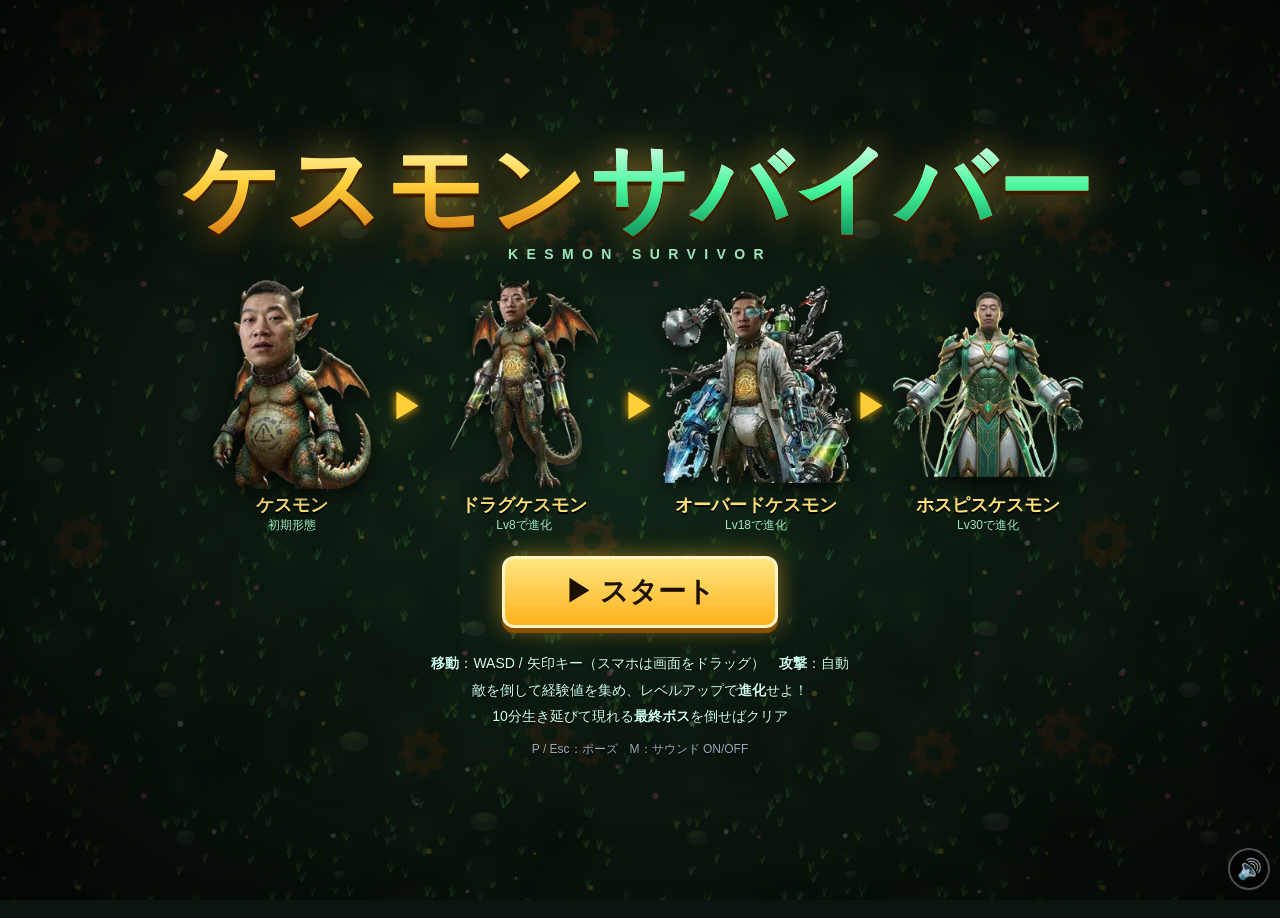
<file: code/code_artifact.html>
<!DOCTYPE html>
<html lang="ja">
<head>
<meta charset="UTF-8">
<meta name="viewport" content="width=device-width,initial-scale=1,maximum-scale=1,user-scalable=no">
<title>ケスモンサバイバー</title>
<style>
* { box-sizing: border-box; margin: 0; padding: 0; }
html, body { width: 100%; height: 100%; overflow: hidden; background: #0b140e; color: #fff;
  font-family: "Hiragino Kaku Gothic ProN", "Yu Gothic UI", "Meiryo", sans-serif;
  user-select: none; -webkit-user-select: none; touch-action: none; }
canvas { display: block; }

.screen { position: fixed; inset: 0; display: flex; align-items: center; justify-content: center;
  z-index: 10; background: radial-gradient(ellipse at center, rgba(10,30,18,.55), rgba(0,0,0,.85)); }
.hidden { display: none !important; }

.title-box { text-align: center; padding: 20px; max-width: 980px; width: 100%; }
.logo { font-size: clamp(42px, 9vw, 96px); font-weight: 900; letter-spacing: .04em; line-height: 1.05;
  background: linear-gradient(180deg, #fff6b0 0%, #ffcf3a 45%, #d77a12 100%);
  -webkit-background-clip: text; background-clip: text; color: transparent;
  filter: drop-shadow(0 4px 0 #3a1d00) drop-shadow(0 0 18px rgba(255,190,60,.55)); }
.logo span { display: inline-block; background: linear-gradient(180deg, #d8ffe9 0%, #42f59b 50%, #0c8f5a 100%);
  -webkit-background-clip: text; background-clip: text; color: transparent; }
.sub { letter-spacing: .6em; color: #9fe7c0; font-weight: 700; margin: 6px 0 18px; font-size: 14px; }

.evo-line { display: flex; align-items: flex-end; justify-content: center; gap: 4px; margin: 6px 0 22px; flex-wrap: nowrap; }
.evo-item { display: flex; flex-direction: column; align-items: center; width: 22%; max-width: 190px; }
.evo-item img { width: 100%; aspect-ratio: 1/1.1; object-fit: contain;
  filter: drop-shadow(0 6px 10px rgba(0,0,0,.7)); animation: bob 2.4s ease-in-out infinite; }
.evo-item:nth-child(3) img { animation-delay: .3s; } .evo-item:nth-child(5) img { animation-delay: .6s; } .evo-item:nth-child(7) img { animation-delay: .9s; }
.evo-item .nm { font-weight: 900; font-size: clamp(12px, 1.8vw, 18px); margin-top: 4px; color: #ffe27a; text-shadow: 0 2px 0 #000; }
.evo-item .lv { font-size: 12px; color: #9fe7c0; }
.evo-arrow { font-size: clamp(18px, 3vw, 34px); color: #ffcf3a; align-self: center; text-shadow: 0 0 10px #ffb300; }
@keyframes bob { 0%,100% { transform: translateY(0); } 50% { transform: translateY(-8px); } }

.btn { font: inherit; font-weight: 900; font-size: 20px; padding: 12px 34px; border-radius: 12px; cursor: pointer;
  color: #1b1000; background: linear-gradient(180deg, #ffe680, #ffb21e); border: 3px solid #fff3c4;
  box-shadow: 0 5px 0 #8a4f00, 0 0 22px rgba(255,190,40,.5); transition: transform .08s; }
.btn:hover { transform: translateY(-2px) scale(1.03); }
.btn:active { transform: translateY(3px); box-shadow: 0 2px 0 #8a4f00; }
.btn.big { font-size: 28px; padding: 14px 60px; }
.btn.ghost { background: rgba(255,255,255,.08); color: #fff; border-color: rgba(255,255,255,.4); box-shadow: none; }
.btns { display: flex; gap: 14px; justify-content: center; margin-top: 18px; }

.howto { margin-top: 22px; color: #cfe; font-size: 14px; line-height: 1.9; text-shadow: 0 1px 2px #000; }
.small { font-size: 12px; color: #9ab; margin-top: 8px; }

.panel { background: linear-gradient(180deg, rgba(20,48,32,.96), rgba(8,22,14,.96)); border: 2px solid #4fd99a;
  border-radius: 18px; padding: 22px 26px; box-shadow: 0 0 40px rgba(60,255,160,.25); text-align: center;
  max-width: 94vw; max-height: 94vh; overflow: auto; }
.panel h2 { font-size: 34px; font-weight: 900; margin-bottom: 14px; color: #ffe27a; text-shadow: 0 3px 0 #5a3000; }
.lvup-title { animation: pulse .8s ease-in-out infinite alternate; }
@keyframes pulse { from { transform: scale(1); } to { transform: scale(1.08); } }

#cards { display: flex; flex-direction: column; gap: 10px; width: min(560px, 88vw); }
.card { display: flex; align-items: center; gap: 14px; text-align: left; padding: 12px 16px; cursor: pointer;
  border-radius: 12px; border: 2px solid rgba(255,255,255,.18); background: rgba(255,255,255,.06);
  color: #fff; font: inherit; transition: all .1s; }
.card:hover, .card.sel { border-color: #ffd34d; background: rgba(255,211,77,.14); transform: translateX(4px); }
.card .ic { font-size: 38px; width: 52px; text-align: center; flex-shrink: 0; }
.card .tx { flex: 1; }
.card .nm { font-weight: 900; font-size: 18px; }
.card .tag { font-size: 12px; font-weight: 900; padding: 2px 8px; border-radius: 6px; margin-left: 8px; background: #2a6; }
.card .tag.new { background: #e5395b; }
.card .tag.pas { background: #3577d6; }
.card .ds { font-size: 13px; color: #cde; margin-top: 3px; }
.card .key { font-size: 12px; color: #9ab; }

#pauseInfo, #resultInfo { font-size: 16px; line-height: 1.9; }
#pauseInfo .wl { display: flex; flex-wrap: wrap; gap: 8px; justify-content: center; margin-top: 8px; }
#pauseInfo .wl span { background: rgba(255,255,255,.08); border-radius: 8px; padding: 4px 10px; font-size: 14px; }
.result-img { height: 180px; filter: drop-shadow(0 6px 12px rgba(0,0,0,.8)); margin-bottom: 8px; }

.mute { position: fixed; right: 10px; bottom: 10px; z-index: 20; width: 42px; height: 42px; border-radius: 50%;
  border: 2px solid rgba(255,255,255,.3); background: rgba(0,0,0,.45); color: #fff; font-size: 20px; cursor: pointer; }

</style>
</head>
<body>
<canvas id="game"></canvas>

<!-- タイトル -->
<div id="title" class="screen">
  <div class="title-box">
    <h1 class="logo">ケスモン<span>サバイバー</span></h1>
    <p class="sub">KESMON SURVIVOR</p>
    <div class="evo-line" id="evoLine"></div>
    <button id="startBtn" class="btn big">▶ スタート</button>
    <div class="howto">
      <p><b>移動</b>：WASD / 矢印キー（スマホは画面をドラッグ）　<b>攻撃</b>：自動</p>
      <p>敵を倒して経験値を集め、レベルアップで<b>進化</b>せよ！</p>
      <p>10分生き延びて現れる<b>最終ボス</b>を倒せばクリア</p>
      <p class="small">P / Esc：ポーズ　M：サウンド ON/OFF</p>
    </div>
  </div>
</div>

<!-- レベルアップ -->
<div id="levelup" class="screen hidden">
  <div class="panel">
    <h2 class="lvup-title">LEVEL UP!</h2>
    <div id="cards"></div>
    <p class="small">クリック または 1〜4キーで選択</p>
  </div>
</div>

<!-- ポーズ -->
<div id="pause" class="screen hidden">
  <div class="panel">
    <h2>PAUSE</h2>
    <div id="pauseInfo"></div>
    <div class="btns">
      <button id="resumeBtn" class="btn">再開</button>
      <button id="quitBtn" class="btn ghost">タイトルへ</button>
    </div>
  </div>
</div>

<!-- リザルト -->
<div id="result" class="screen hidden">
  <div class="panel">
    <h2 id="resultTitle">GAME OVER</h2>
    <img id="resultImg" class="result-img" alt="">
    <div id="resultInfo"></div>
    <div class="btns">
      <button id="retryBtn" class="btn">もう一度</button>
      <button id="toTitleBtn" class="btn ghost">タイトルへ</button>
    </div>
  </div>
</div>

<button id="muteBtn" class="mute" title="サウンド (M)">🔊</button>

<script>
'use strict';
/* =========================================================
   ケスモンサバイバー  -  KESMON SURVIVOR
   ヴァンパイアサバイバー系 自動攻撃サバイバルゲーム
   ========================================================= */
(() => {
const $ = id => document.getElementById(id);
const canvas = $('game');
const ctx = canvas.getContext('2d');
let W = 0, H = 0, DPR = 1;
function resize() {
  DPR = Math.min(window.devicePixelRatio || 1, 2);
  W = innerWidth; H = innerHeight;
  canvas.width = W * DPR; canvas.height = H * DPR;
  canvas.style.width = W + 'px'; canvas.style.height = H + 'px';
  ctx.setTransform(DPR, 0, 0, DPR, 0, 0);
}
addEventListener('resize', resize); resize();

const rand = (a, b) => a + Math.random() * (b - a);
const TAU = Math.PI * 2;
const fmtTime = s => `${String(Math.floor(s / 60)).padStart(2, '0')}:${String(Math.floor(s % 60)).padStart(2, '0')}`;

/* ---------------- 進化フォーム（添付画像の順） ---------------- */
const FORMS = [
  { name: 'ケスモン',         title: '幼体',   lv: 1,  size: 74,  weapon: 'fireball', color: '#ffb347' },
  { name: 'ドラグケスモン',   title: '成長体', lv: 8,  size: 88,  weapon: 'tail',     color: '#9cff57' },
  { name: 'オーバードケスモン', title: '改造体', lv: 18, size: 96,  weapon: 'saw',      color: '#5fd6ff' },
  { name: 'ホスピスケスモン', title: '究極体', lv: 30, size: 110, weapon: 'aura',     color: '#7dffc4' },
];
const FORM_IMG = [], FORM_WHITE = [];

function circleCrop(img) {
  const s = Math.min(img.width, img.height);
  const c = document.createElement('canvas'); c.width = c.height = s;
  const g = c.getContext('2d');
  g.beginPath(); g.arc(s / 2, s / 2, s / 2, 0, TAU); g.clip();
  g.drawImage(img, (img.width - s) / 2, (img.height - s) / 2, s, s, 0, 0, s, s);
  return c;
}
function whiteSilhouette(img) {
  const c = document.createElement('canvas'); c.width = img.width; c.height = img.height;
  const g = c.getContext('2d');
  g.drawImage(img, 0, 0);
  g.globalCompositeOperation = 'source-in';
  g.fillStyle = '#fff'; g.fillRect(0, 0, c.width, c.height);
  return c;
}
function loadForm(i) {
  return new Promise(res => {
    const im = new Image();
    im.onload = () => res(trimImage(im));
    im.onerror = () => {
      const j = new Image();
      j.onload = () => res(circleCrop(j));
      j.onerror = () => res(null);
      j.src = `img/raw${i + 1}.jpg`;
    };
    im.src = EMBEDDED_IMGS[i];
  });
}
const EMBEDDED_IMGS = [
  '[data-uri]',
  '[data-uri]',
  '[data-uri]',
  '[data-uri]'
];
function formSrc(i) { return EMBEDDED_IMGS[i]; }
// 透明な余白を自動トリム（file:// で読み込み制限がある場合はそのまま使う）
function trimImage(img) {
  try {
    const c = document.createElement('canvas'); c.width = img.width; c.height = img.height;
    const g = c.getContext('2d'); g.drawImage(img, 0, 0);
    const d = g.getImageData(0, 0, c.width, c.height).data;
    let x0 = c.width, y0 = c.height, x1 = -1, y1 = -1;
    for (let y = 0; y < c.height; y++) for (let x = 0; x < c.width; x++) {
      if (d[(y * c.width + x) * 4 + 3] > 16) { if (x < x0) x0 = x; if (x > x1) x1 = x; if (y < y0) y0 = y; if (y > y1) y1 = y; }
    }
    if (x1 < 0) return img;
    const o = document.createElement('canvas'); o.width = x1 - x0 + 1; o.height = y1 - y0 + 1;
    o.getContext('2d').drawImage(c, x0, y0, o.width, o.height, 0, 0, o.width, o.height);
    return o;
  } catch (e) { return img; }
}
// ステージ背景画像（img/bg.png または img/bg.jpg があれば使用）
let BG_IMG = null;
function loadBg() {
  return new Promise(res => {
    const a = new Image();
    a.onload = () => { BG_IMG = a; res(); };
    a.onerror = () => { const b = new Image(); b.onload = () => { BG_IMG = b; res(); }; b.onerror = () => res(); b.src = 'img/bg.jpg'; };
    a.src = 'img/bg.png';
  });
}

/* ---------------- サウンド ---------------- */
const AC = { ctx: null, master: null, muted: false };
function audioInit() {
  if (AC.ctx) { if (AC.ctx.state === 'suspended') AC.ctx.resume(); return; }
  try {
    AC.ctx = new (window.AudioContext || window.webkitAudioContext)();
    AC.master = AC.ctx.createGain(); AC.master.gain.value = 0.3;
    AC.master.connect(AC.ctx.destination);
  } catch (e) { /* no audio */ }
}
function tone(freq, dur, type = 'square', vol = 0.2, slide = 0, delay = 0) {
  if (!AC.ctx || AC.muted) return;
  const t = AC.ctx.currentTime + Math.max(0, delay);
  const o = AC.ctx.createOscillator(), g = AC.ctx.createGain();
  o.type = type; o.frequency.setValueAtTime(freq, t);
  if (slide) o.frequency.exponentialRampToValueAtTime(Math.max(30, freq + slide), t + dur);
  g.gain.setValueAtTime(vol, t);
  g.gain.exponentialRampToValueAtTime(0.0001, t + dur);
  o.connect(g); g.connect(AC.master); o.start(t); o.stop(t + dur + 0.03);
}
function noise(dur, vol = 0.2, delay = 0) {
  if (!AC.ctx || AC.muted) return;
  const t = AC.ctx.currentTime + delay;
  const len = Math.floor(AC.ctx.sampleRate * dur);
  const buf = AC.ctx.createBuffer(1, len, AC.ctx.sampleRate);
  const d = buf.getChannelData(0);
  for (let i = 0; i < len; i++) d[i] = (Math.random() * 2 - 1) * (1 - i / len);
  const s = AC.ctx.createBufferSource(); s.buffer = buf;
  const g = AC.ctx.createGain(); g.gain.value = vol;
  s.connect(g); g.connect(AC.master); s.start(t);
}
const sfxLast = {};
function sfx(name) {
  const now = performance.now();
  const gap = { hit: 45, gem: 35, shoot: 60, zap: 80 }[name] || 30;
  if (sfxLast[name] && now - sfxLast[name] < gap) return;
  sfxLast[name] = now;
  switch (name) {
    case 'shoot': tone(520, 0.08, 'square', 0.05, -300); break;
    case 'hit': tone(180, 0.06, 'square', 0.05, -80); break;
    case 'gem': tone(1200 + Math.random() * 300, 0.06, 'sine', 0.07, 400); break;
    case 'hurt': tone(140, 0.2, 'sawtooth', 0.15, -90); break;
    case 'zap': noise(0.18, 0.12); tone(900, 0.15, 'sawtooth', 0.06, -700); break;
    case 'beam': tone(300, 0.3, 'sawtooth', 0.08, 900); break;
    case 'kill': tone(320, 0.07, 'triangle', 0.06, -200); break;
    case 'boom': noise(0.5, 0.3); tone(90, 0.5, 'sine', 0.3, -50); break;
    case 'poop': tone(240, 0.14, 'triangle', 0.14, -150); tone(130, 0.1, 'sine', 0.12, 60, 0.08); break;
    case 'poopBoom': noise(0.38, 0.26); tone(110, 0.38, 'sawtooth', 0.22, -70); tone(220, 0.2, 'square', 0.12, -140, 0.05); break;
    case 'heal': [660, 880, 1100].forEach((f, i) => tone(f, 0.12, 'sine', 0.12, 0, i * 0.07)); break;
    case 'levelup': [523, 659, 784, 1047].forEach((f, i) => tone(f, 0.16, 'square', 0.09, 0, i * 0.07)); break;
    case 'select': tone(880, 0.08, 'square', 0.08); break;
    case 'warning': for (let i = 0; i < 3; i++) tone(440, 0.25, 'sawtooth', 0.12, -100, i * 0.35); break;
    case 'evoFlash': tone(600 + Math.random() * 600, 0.05, 'sine', 0.06); break;
    case 'evolve': {
      const m = [523, 659, 784, 1047, 784, 1047, 1319, 1568];
      m.forEach((f, i) => tone(f, 0.22, 'square', 0.1, 0, i * 0.11));
      tone(130, 1.2, 'triangle', 0.25, 0, 0); break;
    }
    case 'over': [392, 330, 262, 196].forEach((f, i) => tone(f, 0.35, 'triangle', 0.18, 0, i * 0.25)); break;
    case 'clear': [523, 659, 784, 1047, 1319, 1568, 2093].forEach((f, i) => tone(f, 0.3, 'square', 0.1, 0, i * 0.12)); break;
  }
}
// BGM（簡易チップチューン）
const BGM = { timer: null, step: 0, next: 0 };
const midi = n => 440 * Math.pow(2, (n - 69) / 12);
const PROG = [[45, 52, 57, 60], [41, 48, 53, 57], [43, 50, 55, 59], [40, 47, 52, 56]];
function bgmStart() {
  if (!AC.ctx || BGM.timer) return;
  BGM.next = AC.ctx.currentTime + 0.1; BGM.step = 0;
  BGM.timer = setInterval(() => {
    if (!AC.ctx) return;
    const playing = S && (S.state === 'play');
    while (BGM.next < AC.ctx.currentTime + 0.25) {
      const s = BGM.step, d = BGM.next - AC.ctx.currentTime;
      if (playing && !AC.muted) {
        const ch = PROG[Math.floor(s / 16) % 4];
        if (s % 2 === 0) tone(midi(ch[0] - 12), 0.2, 'triangle', 0.16, 0, d);
        tone(midi(ch[s % 4] + 12), 0.09, 'square', 0.025, 0, d);
        if (s % 4 === 0) noise(0.04, 0.05, d);
        if (s % 8 === 4) noise(0.1, 0.07, d);
      }
      BGM.step++; BGM.next += 0.13;
    }
  }, 50);
}

const START_VOICE = new Audio('[data-uri]');
START_VOICE.volume = 0.85;
function playStartVoice() {
  if (AC.muted) return;
  try {
    START_VOICE.currentTime = 0;
    START_VOICE.play().catch(() => {});
  } catch (e) {}
}

const EVO1_VOICE = new Audio('[data-uri]');
EVO1_VOICE.volume = 0.85;
function playEvo1Voice() {
  if (AC.muted) return;
  try {
    EVO1_VOICE.currentTime = 0;
    EVO1_VOICE.play().catch(() => {});
  } catch (e) {}
}

/* ---------------- 入力 ---------------- */
const keys = {};
const joy = { active: false, id: null, ox: 0, oy: 0, x: 0, y: 0 };
addEventListener('keydown', e => {
  keys[e.code] = true;
  if (e.code === 'KeyM') toggleMute();
  if ((e.code === 'Escape' || e.code === 'KeyP') && S) {
    if (S.state === 'play') pauseGame(); else if (S.state === 'pause') resumeGame();
  }
  if (S && S.state === 'levelup') {
    const n = parseInt(e.key, 10);
    if (n >= 1 && n <= S.choices.length) chooseCard(n - 1);
  }
  if (S && S.state === 'evolve' && S.evo.t > 3.6 && (e.code === 'Space' || e.code === 'Enter')) finishEvolution();
  if (e.code.startsWith('Arrow') || e.code === 'Space') e.preventDefault();
});
addEventListener('keyup', e => { keys[e.code] = false; });
canvas.addEventListener('pointerdown', e => {
  if (S && S.state === 'evolve' && S.evo.t > 3.6) { finishEvolution(); return; }
  if (e.pointerType === 'mouse') return;
  joy.active = true; joy.id = e.pointerId; joy.ox = joy.x = e.clientX; joy.oy = joy.y = e.clientY;
});
canvas.addEventListener('pointermove', e => { if (joy.active && e.pointerId === joy.id) { joy.x = e.clientX; joy.y = e.clientY; } });
const joyEnd = e => { if (e.pointerId === joy.id) { joy.active = false; joy.id = null; } };
canvas.addEventListener('pointerup', joyEnd); canvas.addEventListener('pointercancel', joyEnd);
document.addEventListener('visibilitychange', () => { if (document.hidden && S && S.state === 'play') pauseGame(); });

function toggleMute() {
  AC.muted = !AC.muted;
  START_VOICE.muted = AC.muted;
  EVO1_VOICE.muted = AC.muted;
  $('muteBtn').textContent = AC.muted ? '🔇' : '🔊';
}
$('muteBtn').onclick = () => { audioInit(); toggleMute(); };

/* ---------------- 敵定義 ---------------- */
const ETYPES = {
  slime:  { name: 'スライム', hp: 15,    speed: 52, dmg: 6,  r: 14, xp: 1 },
  bat:    { name: 'コウモリ', hp: 11,    speed: 92, dmg: 5,  r: 12, xp: 1 },
  ghost:  { name: 'ゴースト', hp: 32,    speed: 68, dmg: 8,  r: 16, xp: 2 },
  gear:   { name: 'ギアボット', hp: 58,  speed: 48, dmg: 11, r: 18, xp: 3 },
  knight: { name: 'リザードナイト', hp: 100, speed: 64, dmg: 14, r: 19, xp: 5 },
  golem:  { name: '苔ゴーレム', hp: 230, speed: 38, dmg: 18, r: 30, xp: 9 },
  boss:   { name: 'スチームゴーレム', hp: 2800, speed: 62, dmg: 24, r: 54, xp: 80, boss: true },
  fboss:  { name: '機皇帝メカイザー', hp: 32000, speed: 58, dmg: 35, r: 72, xp: 0, boss: true },
};
const ESPR = {};
function makeEnemySprite(type) {
  const r = ETYPES[type].r;
  const s = Math.ceil(r * 3);
  const c = document.createElement('canvas'); c.width = c.height = s;
  const g = c.getContext('2d');
  g.translate(s / 2, s / 2);
  const eyes = (ex, ey, er, col = '#fff', pup = '#111') => {
    for (const sx of [-1, 1]) {
      g.fillStyle = col; g.beginPath(); g.arc(sx * ex, ey, er, 0, TAU); g.fill();
      g.fillStyle = pup; g.beginPath(); g.arc(sx * ex, ey + er * 0.2, er * 0.5, 0, TAU); g.fill();
    }
  };
  const glowEyes = (ex, ey, er, col) => {
    g.shadowColor = col; g.shadowBlur = er * 3; g.fillStyle = col;
    for (const sx of [-1, 1]) { g.beginPath(); g.arc(sx * ex, ey, er, 0, TAU); g.fill(); }
    g.shadowBlur = 0;
  };
  let grd;
  switch (type) {
    case 'slime':
      grd = g.createRadialGradient(-r * .3, -r * .4, 2, 0, 0, r * 1.3);
      grd.addColorStop(0, '#c8ff8a'); grd.addColorStop(1, '#2f9e3a');
      g.fillStyle = grd; g.beginPath();
      g.moveTo(-r * 1.1, r * .7); g.quadraticCurveTo(-r * 1.15, -r * 1.1, 0, -r * 1.1);
      g.quadraticCurveTo(r * 1.15, -r * 1.1, r * 1.1, r * .7); g.closePath(); g.fill();
      g.strokeStyle = '#1b5e20'; g.lineWidth = 2; g.stroke();
      g.fillStyle = 'rgba(255,255,255,.6)'; g.beginPath(); g.ellipse(-r * .4, -r * .55, r * .25, r * .15, -.5, 0, TAU); g.fill();
      eyes(r * .35, -r * .1, r * .22);
      break;
    case 'bat':
      g.lineJoin = 'round';
      g.strokeStyle = '#4dff79'; g.lineWidth = 3;
      g.fillStyle = '#5b2a86';
      for (const sx of [-1, 1]) {
        g.beginPath(); g.moveTo(sx * r * .3, -r * .2);
        g.lineTo(sx * r * 1.4, -r * .8); g.lineTo(sx * r * 1.2, 0); g.lineTo(sx * r * 1.4, r * .3);
        g.lineTo(sx * r * .9, r * .2); g.lineTo(sx * r * .3, r * .4); g.closePath();
        g.stroke(); g.fill();
      }
      g.fillStyle = '#3d1a5c';
      g.beginPath();
      g.moveTo(-r * .45, -r * .4); g.lineTo(-r * .3, -r * .95); g.lineTo(-r * .1, -r * .5);
      g.moveTo(r * .45, -r * .4); g.lineTo(r * .3, -r * .95); g.lineTo(r * .1, -r * .5);
      g.stroke(); g.fill();
      g.beginPath(); g.arc(0, 0, r * .6, 0, TAU); g.stroke(); g.fill();
      glowEyes(r * .22, -r * .1, r * .13, '#ff3355');
      break;
    case 'ghost':
      grd = g.createLinearGradient(0, -r, 0, r);
      grd.addColorStop(0, 'rgba(230,245,255,.95)'); grd.addColorStop(1, 'rgba(120,170,255,.6)');
      g.fillStyle = grd; g.beginPath();
      g.arc(0, -r * .2, r * .9, Math.PI, 0);
      g.lineTo(r * .9, r * .9);
      for (let i = 0; i < 4; i++) g.quadraticCurveTo(r * .9 - (i + .5) * r * .45, r * (i % 2 ? .9 : .5), r * .9 - (i + 1) * r * .45, r * .9);
      g.closePath(); g.fill();
      g.fillStyle = '#123'; g.beginPath(); g.ellipse(-r * .3, -r * .25, r * .14, r * .22, 0, 0, TAU); g.ellipse(r * .3, -r * .25, r * .14, r * .22, 0, 0, TAU); g.fill();
      g.beginPath(); g.ellipse(0, r * .2, r * .15, r * .2, 0, 0, TAU); g.fill();
      break;
    case 'gear': {
      g.fillStyle = '#7d858c';
      for (let i = 0; i < 8; i++) { g.save(); g.rotate(i * TAU / 8); g.fillRect(-r * .2, -r * 1.15, r * .4, r * .5); g.restore(); }
      grd = g.createRadialGradient(-r * .3, -r * .3, 2, 0, 0, r);
      grd.addColorStop(0, '#d5dbe0'); grd.addColorStop(1, '#59626b');
      g.fillStyle = grd; g.beginPath(); g.arc(0, 0, r * .85, 0, TAU); g.fill();
      g.strokeStyle = '#3b4249'; g.lineWidth = 2; g.stroke();
      g.fillStyle = '#222'; g.beginPath(); g.arc(0, 0, r * .42, 0, TAU); g.fill();
      g.shadowColor = '#ff2a2a'; g.shadowBlur = 10; g.fillStyle = '#ff3b3b';
      g.beginPath(); g.arc(0, 0, r * .25, 0, TAU); g.fill(); g.shadowBlur = 0;
      break;
    }
    case 'knight':
      g.fillStyle = '#3c6b2a'; g.beginPath(); g.ellipse(0, r * .35, r * .75, r * .65, 0, 0, TAU); g.fill();
      grd = g.createRadialGradient(-r * .2, -r * .5, 2, 0, -r * .2, r);
      grd.addColorStop(0, '#d7a24a'); grd.addColorStop(1, '#7a4a12');
      g.fillStyle = grd; g.beginPath(); g.arc(0, -r * .25, r * .7, 0, TAU); g.fill();
      g.fillStyle = '#e8e2d0';
      for (const sx of [-1, 1]) { g.beginPath(); g.moveTo(sx * r * .5, -r * .7); g.lineTo(sx * r * 1.05, -r * 1.25); g.lineTo(sx * r * .7, -r * .45); g.fill(); }
      g.fillStyle = '#222'; g.fillRect(-r * .5, -r * .35, r, r * .22);
      glowEyes(r * .25, -r * .24, r * .09, '#ffea00');
      g.fillStyle = '#aab'; g.fillRect(r * .75, -r * .6, r * .14, r * 1.5);
      break;
    case 'golem':
      grd = g.createRadialGradient(-r * .3, -r * .4, 4, 0, 0, r * 1.2);
      grd.addColorStop(0, '#9b8a73'); grd.addColorStop(1, '#4a3d2e');
      g.fillStyle = grd; g.beginPath();
      const pts = 10;
      for (let i = 0; i < pts; i++) { const a = i / pts * TAU, rr = r * (0.85 + ((i * 37) % 7) / 30); g.lineTo(Math.cos(a) * rr, Math.sin(a) * rr); }
      g.closePath(); g.fill(); g.strokeStyle = '#2d241a'; g.lineWidth = 3; g.stroke();
      g.fillStyle = '#4caf50';
      for (let i = 0; i < 6; i++) { g.beginPath(); g.arc(Math.cos(i * 1.7) * r * .6, -r * .5 + Math.sin(i * 2.3) * r * .25, r * .16, 0, TAU); g.fill(); }
      glowEyes(r * .3, -r * .05, r * .12, '#33e0ff');
      g.strokeStyle = '#2d241a'; g.lineWidth = 2; g.beginPath(); g.moveTo(-r * .3, r * .35); g.lineTo(r * .3, r * .35); g.stroke();
      break;
    case 'boss':
    case 'fboss': {
      const fin = type === 'fboss';
      g.fillStyle = fin ? '#2a0d3d' : '#3a1f12';
      for (let i = 0; i < 12; i++) { g.save(); g.rotate(i * TAU / 12); g.beginPath(); g.moveTo(-r * .15, -r * .8); g.lineTo(0, -r * 1.35); g.lineTo(r * .15, -r * .8); g.fill(); g.restore(); }
      grd = g.createRadialGradient(-r * .3, -r * .3, 5, 0, 0, r);
      if (fin) { grd.addColorStop(0, '#8a5cff'); grd.addColorStop(1, '#1a0630'); }
      else { grd.addColorStop(0, '#c0703a'); grd.addColorStop(1, '#3d1a08'); }
      g.fillStyle = grd; g.beginPath(); g.arc(0, 0, r * .95, 0, TAU); g.fill();
      g.strokeStyle = fin ? '#ffd54a' : '#d9a441'; g.lineWidth = 4; g.stroke();
      for (let i = 0; i < 8; i++) { const a = i * TAU / 8; g.fillStyle = fin ? '#ffd54a' : '#c9b38a'; g.beginPath(); g.arc(Math.cos(a) * r * .78, Math.sin(a) * r * .78, r * .06, 0, TAU); g.fill(); }
      if (fin) {
        g.fillStyle = '#ffd54a';
        for (const sx of [-1, 1]) { g.beginPath(); g.moveTo(sx * r * .35, -r * .7); g.quadraticCurveTo(sx * r * 1.1, -r * 1.2, sx * r * .9, -r * 1.6); g.quadraticCurveTo(sx * r * .7, -r * 1.0, sx * r * .15, -r * .75); g.fill(); }
      }
      g.fillStyle = '#111'; g.beginPath(); g.arc(0, -r * .05, r * .45, 0, TAU); g.fill();
      g.shadowColor = fin ? '#ff2bd6' : '#ff3b1f'; g.shadowBlur = 25;
      g.fillStyle = fin ? '#ff6ae6' : '#ff5a2a'; g.beginPath(); g.arc(0, -r * .05, r * .28, 0, TAU); g.fill();
      g.fillStyle = '#fff'; g.beginPath(); g.arc(-r * .08, -r * .13, r * .08, 0, TAU); g.fill();
      g.shadowBlur = 0;
      g.fillStyle = '#ddd';
      for (let i = -3; i <= 3; i++) { g.beginPath(); g.moveTo(i * r * .1 - r * .05, r * .5); g.lineTo(i * r * .1, r * .68); g.lineTo(i * r * .1 + r * .05, r * .5); g.fill(); }
      break;
    }
  }
  ESPR[type] = { img: c, white: whiteSilhouette(c), s };
}
Object.keys(ETYPES).forEach(makeEnemySprite);

/* ---------------- 背景タイル ---------------- */
const BG = (() => {
  const s = 512, c = document.createElement('canvas'); c.width = c.height = s;
  const g = c.getContext('2d');
  g.fillStyle = '#1d3322'; g.fillRect(0, 0, s, s);
  let seed = 7; const rnd = () => (seed = (seed * 16807) % 2147483647) / 2147483647;
  for (let i = 0; i < 60; i++) { // 苔のまだら
    const x = rnd() * s, y = rnd() * s, r = 20 + rnd() * 60;
    const grd = g.createRadialGradient(x, y, 0, x, y, r);
    grd.addColorStop(0, rnd() > .5 ? 'rgba(60,100,50,.35)' : 'rgba(20,40,25,.4)'); grd.addColorStop(1, 'rgba(0,0,0,0)');
    g.fillStyle = grd; g.fillRect(x - r, y - r, r * 2, r * 2);
  }
  for (let i = 0; i < 260; i++) { // 草
    const x = rnd() * s, y = rnd() * s;
    g.strokeStyle = `rgba(${80 + rnd() * 60},${140 + rnd() * 70},${60 + rnd() * 40},.55)`; g.lineWidth = 1.5;
    for (let k = 0; k < 3; k++) { g.beginPath(); g.moveTo(x, y); g.lineTo(x + (k - 1) * 3 + rnd() * 2, y - 5 - rnd() * 6); g.stroke(); }
  }
  for (let i = 0; i < 10; i++) { // 石
    const x = rnd() * s, y = rnd() * s, r = 5 + rnd() * 10;
    g.fillStyle = 'rgba(90,100,90,.6)'; g.beginPath(); g.ellipse(x, y, r, r * .7, 0, 0, TAU); g.fill();
    g.fillStyle = 'rgba(80,140,60,.5)'; g.beginPath(); g.ellipse(x - 2, y - r * .3, r * .6, r * .3, 0, 0, TAU); g.fill();
  }
  for (let i = 0; i < 4; i++) { // 錆びた歯車
    const x = rnd() * s, y = rnd() * s, r = 10 + rnd() * 12;
    g.save(); g.translate(x, y); g.rotate(rnd() * 3); g.fillStyle = 'rgba(120,70,35,.55)';
    for (let k = 0; k < 8; k++) { g.save(); g.rotate(k * TAU / 8); g.fillRect(-r * .18, -r * 1.25, r * .36, r * .5); g.restore(); }
    g.beginPath(); g.arc(0, 0, r, 0, TAU); g.fill();
    g.fillStyle = '#1d3322'; g.beginPath(); g.arc(0, 0, r * .4, 0, TAU); g.fill(); g.restore();
  }
  for (let i = 0; i < 40; i++) { // 花・光る胞子
    const x = rnd() * s, y = rnd() * s;
    g.fillStyle = ['#ffd84a', '#ff7aa8', '#9ff', '#fff'][Math.floor(rnd() * 4)];
    g.globalAlpha = .7; g.beginPath(); g.arc(x, y, 1.5 + rnd() * 1.5, 0, TAU); g.fill(); g.globalAlpha = 1;
  }
  return { c, s, pat: ctx.createPattern(c, 'repeat') };
})();

/* ---------------- 武器 ---------------- */
const STAT_LABEL = { dmg: 'ダメージ', n: '数', pierce: '貫通', cd: '間隔', area: '範囲', dur: '持続', spd: '回転速度' };
const WEAPONS = {
  fireball: { name: '火炎ブレス弾', icon: '🔥', stage: 0, max: 8, desc: '進行方向へ火の玉を吐く（威力＆速射UP）',
    stats: lv => ({ dmg: 16 + lv * 5, n: 1 + Math.floor(lv / 2), pierce: 1 + Math.floor((lv + 1) / 3), cd: Math.max(0.38, 0.88 - lv * 0.065) }) },
  tail: { name: '竜尾スラッシュ', icon: '🦎', stage: 0, max: 8, desc: '自分の周囲を一周する円形の弧で敵を薙ぎ払う',
    stats: lv => ({ dmg: 22 + lv * 10, area: 115, cd: Math.max(1.2, 2.8 - lv * 0.18) }) },
  poop: { name: 'お漏らしボム', icon: '💩', stage: 0, max: 8, desc: '進行逆へうんち設置。踏めば集中爆破＆無敵！時間経過でも広範囲爆発',
    stats: lv => ({ dmg: 42 + lv * 10, area: 105 + lv * 7, dur: 5.0 + lv * 0.2, cd: Math.max(5.5, 9.0 - lv * 0.4) }) },
  syringe: { name: '毒液シリンジ', icon: '💉', stage: 0, max: 8, evoOnly: true, desc: '注射器を投げ、毒沼を作る（進化ごとにLv+2）',
    stats: lv => ({ dmg: 7 + lv * 3.5, n: 1 + Math.floor(lv / 3), area: 42 + lv * 5, dur: 2.8 + lv * 0.25, cd: Math.max(0.85, 1.85 - lv * 0.08) }) },
  saw: { name: '回転メカソー', icon: '⚙️', stage: 1, max: 8, desc: '丸ノコが周囲を回り続け敵を切り刻む',
    stats: lv => ({ dmg: 11 + lv * 5, n: 1 + Math.floor((lv + 1) / 2), area: 80 + lv * 5, spd: 3.4 + lv * 0.2 }) },
  laser: { name: 'メカアームレーザー', icon: '🔫', stage: 2, max: 8, desc: '極太の貫通レーザーを発射',
    stats: lv => ({ dmg: 32 + lv * 12, n: lv >= 6 ? 4 : lv >= 3 ? 2 : 1, area: 16 + lv * 2.5, cd: Math.max(0.9, 2.1 - lv * 0.1) }) },
  aura: { name: '聖光オーラ', icon: '✨', stage: 3, max: 8, desc: '周囲の敵を絶えず焼き、鈍足にする',
    stats: lv => ({ dmg: 9 + lv * 5, area: 88 + lv * 10 }) },
  lightning: { name: '天罰の雷', icon: '⚡', stage: 2, max: 8, desc: 'ランダムな敵に落雷を落とす',
    stats: lv => ({ dmg: 40 + lv * 14, n: 1 + Math.floor((lv + 1) / 2), area: 55 + lv * 5, cd: Math.max(0.8, 1.95 - lv * 0.1) }) },
};
const PASSIVES = {
  might:  { name: '闘争本能', icon: '💪', max: 5, desc: '攻撃力 +12%' },
  cd:     { name: '加速装置', icon: '⏱️', max: 5, desc: '攻撃間隔 -8%' },
  hp:     { name: '強靭な肉体', icon: '❤️', max: 5, desc: '最大HP +25' },
  magnet: { name: '吸引の首輪', icon: '🧲', max: 5, desc: '回収範囲 +35%' },
  regen:  { name: '再生細胞', icon: '💚', max: 5, desc: 'HP自動回復 +0.8/秒' },
  area:   { name: '巨大化薬', icon: '🌀', max: 5, desc: '攻撃範囲 +12%' },
  armor:  { name: '硬質装甲', icon: '🛡️', max: 5, desc: '被ダメージ -2' },
};

/* ---------------- ゲーム状態 ---------------- */
let S = null;
let P = null;
let sepTick = 0;
const sortedEnemies = [];
const xpFor = l => Math.floor(12 + l * 8 + Math.pow(l, 1.85));

function newGame() {
  S = {
    state: 'play', t: 0, kills: 0, level: 1, xp: 0, xpNext: xpFor(1), stage: 0,
    weapons: [], passives: { regen: 1 }, enemies: [], projs: [], ebullets: [], gems: [], pickups: [],
    effects: [], parts: [], texts: [], puddles: [], poops: [],
    spawnAcc: 0, bossFlags: {}, pendingLevels: 0, shake: 0, banner: null, evo: null, choices: [],
    finalBoss: null, cam: { x: 0, y: 0 },
  };
  P = S.player = { x: 0, y: 0, hp: 100, maxHp: 100, r: 20, fx: 1, fy: 0, face: 1, hurt: 0, moving: false, anim: 0 };
  recalcStats();
  P.hp = P.maxHp;
  const fb = addWeapon('fireball');
  fb.lv = 2;
  addWeapon('syringe');
}
function pl(id) { return S.passives[id] || 0; }
function recalcStats() {
  const st = S.stage;
  const oldMax = P.maxHp;
  P.might = (1 + st * 0.15) * (1 + 0.12 * pl('might'));
  P.cd = 1 - 0.08 * pl('cd');
  P.speed = 155 + st * 8;
  P.maxHp = 100 + st * 30 + 25 * pl('hp');
  P.magnet = 80 * (1 + 0.35 * pl('magnet'));
  P.regen = 0.8 * pl('regen') + (st >= 3 ? 1.0 : 0);
  P.area = 1 + 0.12 * pl('area');
  P.armor = pl('armor') * 2;
  P.r = FORMS[st].size * 0.25;
  if (P.maxHp > oldMax) P.hp += P.maxHp - oldMax;
  P.hp = Math.min(P.hp, P.maxHp);
}
function hasWeapon(id) { return S.weapons.find(w => w.id === id); }
function addWeapon(id) {
  const w = hasWeapon(id);
  if (w) { w.lv = Math.min(WEAPONS[id].max, w.lv + 1); return w; }
  const nw = { id, lv: 1, t: 0.3, ang: 0, tick: 0 };
  S.weapons.push(nw); return nw;
}

/* ---------------- ジェムスプライト事前キャッシュ（描画超軽量化） ---------------- */
const GEM_SPRITES = {};
(() => {
  const tiers = [
    { key: 3, col: '#ffe64d', glow: 'rgba(255,235,90,.58)', s: 12 },
    { key: 2, col: '#ff4d79', glow: 'rgba(255,85,135,.52)', s: 10.5 },
    { key: 1, col: '#4dff9a', glow: 'rgba(85,255,165,.48)', s: 9 },
    { key: 0, col: '#4de6ff', glow: 'rgba(85,235,255,.48)', s: 9 },
  ];
  for (const t of tiers) {
    const pad = 36;
    const w = Math.ceil(t.s * 4 + pad);
    const c = document.createElement('canvas'); c.width = c.height = w;
    const g = c.getContext('2d');
    const cx = w / 2, cy = w / 2, s = t.s;
    // 背後オーラ
    g.fillStyle = t.glow; g.beginPath(); g.arc(cx, cy, s * 2.0, 0, TAU); g.fill();
    g.fillStyle = 'rgba(255,255,255,0.28)'; g.beginPath(); g.arc(cx, cy, s * 1.3, 0, TAU); g.fill();
    // ダイヤ本体（太い黒フチ＋白ライン）
    g.beginPath();
    g.moveTo(cx, cy - s * 1.25); g.lineTo(cx + s * 0.95, cy); g.lineTo(cx, cy + s * 1.25); g.lineTo(cx - s * 0.95, cy);
    g.closePath();
    g.lineWidth = 4; g.strokeStyle = '#05100a'; g.stroke();
    g.fillStyle = t.col; g.fill();
    g.lineWidth = 1.2; g.strokeStyle = 'rgba(255,255,255,0.85)'; g.stroke();
    // 白ハイライト
    g.fillStyle = '#ffffff'; g.beginPath();
    g.moveTo(cx, cy - s * 0.78); g.lineTo(cx + s * 0.45, cy - s * 0.08); g.lineTo(cx, cy + s * 0.22); g.lineTo(cx - s * 0.45, cy - s * 0.08);
    g.closePath(); g.fill();
    GEM_SPRITES[t.key] = { c, w };
  }
})();

/* ---------------- 空間グリッド ---------------- */
const CELL = 64;
const grid = new Map();
const gridPool = [];
const gkey = (cx, cy) => (cx + 50000) * 100000 + (cy + 50000);
function buildGrid() {
  for (const a of grid.values()) { a.length = 0; gridPool.push(a); }
  grid.clear();
  const arr = S.enemies;
  for (let i = 0; i < arr.length; i++) {
    const e = arr[i]; if (e.dead) continue;
    const k = gkey(Math.floor(e.x / CELL), Math.floor(e.y / CELL));
    let a = grid.get(k);
    if (!a) { a = gridPool.pop() || []; grid.set(k, a); }
    a.push(e);
  }
}
function query(x, y, r, cb) {
  r += 75;
  const x0 = Math.floor((x - r) / CELL), x1 = Math.floor((x + r) / CELL);
  const y0 = Math.floor((y - r) / CELL), y1 = Math.floor((y + r) / CELL);
  for (let cx = x0; cx <= x1; cx++) for (let cy = y0; cy <= y1; cy++) {
    const a = grid.get(gkey(cx, cy));
    if (a) for (let i = 0; i < a.length; i++) if (!a[i].dead) cb(a[i]);
  }
}
function enemiesInCircle(x, y, r, cb) {
  query(x, y, r, e => { const dx = e.x - x, dy = e.y - y, rr = r + e.r; if (dx * dx + dy * dy < rr * rr) cb(e); });
}
function nearestEnemies(n, maxD = 650) {
  const arr = [];
  const md2 = maxD * maxD;
  const enemies = S.enemies;
  for (let i = 0; i < enemies.length; i++) {
    const e = enemies[i];
    if (e.dead) continue;
    const dx = e.x - P.x, dy = e.y - P.y;
    if (Math.abs(dx) > maxD || Math.abs(dy) > maxD) continue;
    const d2 = dx * dx + dy * dy;
    if (d2 < md2) arr.push([d2, e]);
  }
  arr.sort((a, b) => a[0] - b[0]);
  return arr.slice(0, n).map(a => a[1]);
}

/* ---------------- エフェクト ---------------- */
function addText(x, y, txt, col = '#fff', size = 14) {
  if (S.texts.length > 90) S.texts.shift();
  S.texts.push({ x: x + rand(-6, 6), y, txt, col, size, life: 0.7 });
}
function burst(x, y, col, n = 8, sp = 140) {
  for (let i = 0; i < n; i++) {
    if (S.parts.length > 400) S.parts.shift();
    const a = Math.random() * TAU, v = rand(sp * .3, sp);
    S.parts.push({ x, y, vx: Math.cos(a) * v, vy: Math.sin(a) * v, life: rand(.3, .6), max: .6, col, r: rand(1.5, 3.5) });
  }
}

/* ---------------- ダメージ処理 ---------------- */
function hurtEnemy(e, dmg, kx = 0, ky = 0) {
  if (e.dead) return;
  dmg *= P.might * rand(0.9, 1.1);
  const crit = Math.random() < 0.08;
  if (crit) dmg *= 2;
  e.hp -= dmg; e.flash = 0.09;
  if (!e.boss) { e.kx += kx; e.ky += ky; }
  addText(e.x, e.y - e.r, Math.round(dmg), crit ? '#ffdd33' : '#fff', crit ? 19 : 14);
  sfx('hit');
  if (e.hp <= 0) killEnemy(e);
}
function killEnemy(e) {
  e.dead = true; S.kills++;
  burst(e.x, e.y, e.boss ? '#ffb347' : '#b6ff9a', e.boss ? 40 : 7, e.boss ? 300 : 140);
  sfx(e.boss ? 'boom' : 'kill');
  if (e.type === 'fboss') { S.shake = 25; setTimeout(() => endGame(true), 1200); return; }
  if (e.boss) {
    S.shake = 16;
    for (let i = 0; i < 20; i++) dropGem(e.x + rand(-60, 60), e.y + rand(-60, 60), Math.ceil(e.xp / 20));
    S.pickups.push({ x: e.x, y: e.y, kind: 'meat' });
    S.pickups.push({ x: e.x + 30, y: e.y, kind: 'magnet' });
    return;
  }
  dropGem(e.x, e.y, e.xp);
  const r = Math.random();
  if (r < 0.0088) S.pickups.push({ x: e.x, y: e.y, kind: 'meat' });
  else if (r < 0.0108) S.pickups.push({ x: e.x, y: e.y, kind: 'magnet' });
}
function dropGem(x, y, v) {
  if (S.gems.length > 500) {
    const g = S.gems[Math.floor(Math.random() * S.gems.length)]; g.v += v; return;
  }
  S.gems.push({ x, y, v, mag: false, sp: 0 });
}
function damagePlayer(d) {
  if (P.hurt > 0 || S.state !== 'play') return;
  d = Math.max(1, d - P.armor);
  P.hp -= d; P.hurt = 0.45; S.shake = Math.max(S.shake, 6);
  addText(P.x, P.y - 40, '-' + Math.round(d), '#ff5566', 18);
  sfx('hurt');
  if (P.hp <= 0) { P.hp = 0; endGame(false); }
}

/* ---------------- 武器の更新 ---------------- */
function updateWeapons(dt) {
  for (const w of S.weapons) {
    const st = WEAPONS[w.id].stats(w.lv);
    w.t -= dt;
    switch (w.id) {
      case 'fireball':
        if (w.t <= 0) {
          w.t = st.cd * P.cd;
          const base = Math.atan2(P.fy, P.fx);
          for (let i = 0; i < st.n; i++) {
            const a = base + (i - (st.n - 1) / 2) * 0.2;
            S.projs.push({ kind: 'fire', x: P.x, y: P.y - 10, vx: Math.cos(a) * 485, vy: Math.sin(a) * 485, r: 10.5 * P.area, dmg: st.dmg, pierce: st.pierce, life: 1.4, hits: new Set() });
          }
          sfx('shoot');
        }
        break;
      case 'poop':
        if (w.t <= 0) {
          w.t = st.cd * P.cd;
          const bx = P.x - P.fx * 44, by = P.y - P.fy * 44;
          S.poops.push({
            x: bx, y: by, r: 22, blastR: st.area * P.area, dmg: st.dmg,
            life: st.dur, max: st.dur, arm: 0.35, seed: Math.random() * 10
          });
          burst(bx, by, '#a86b2d', 6, 70);
          sfx('poop');
        }
        break;
      case 'tail':
        if (w.t <= 0) {
          w.t = st.cd * P.cd;
          const r = st.area * P.area;
          enemiesInCircle(P.x, P.y, r, e => {
            const a = Math.atan2(e.y - P.y, e.x - P.x);
            hurtEnemy(e, st.dmg, Math.cos(a) * 320, Math.sin(a) * 320);
          });
          S.effects.push({ kind: 'slash', x: P.x, y: P.y, r, dir: P.face, life: 0.28, max: 0.28, follow: true });
          tone(220, 0.16, 'sawtooth', 0.06, -120);
          noise(0.12, 0.05);
        }
        break;
      case 'syringe':
        if (w.t <= 0) {
          w.t = st.cd * P.cd;
          const targets = nearestEnemies(st.n, 420);
          for (let i = 0; i < st.n; i++) {
            let tx, ty;
            if (targets[i]) { tx = targets[i].x; ty = targets[i].y; }
            else { const a = Math.random() * TAU, r = rand(80, 220); tx = P.x + Math.cos(a) * r; ty = P.y + Math.sin(a) * r; }
            const a = Math.atan2(ty - P.y, tx - P.x), dist = Math.hypot(tx - P.x, ty - P.y);
            const life = Math.max(0.25, dist / 380);
            S.projs.push({ kind: 'syringe', x: P.x, y: P.y, vx: Math.cos(a) * 380, vy: Math.sin(a) * 380, r: 7, dmg: st.dmg, pierce: 1, life, hits: new Set(), st, rot: a });
          }
          sfx('shoot');
        }
        break;
      case 'saw': {
        w.ang += st.spd * dt;
        const R = st.area * P.area, sr = 17 * P.area;
        w.pos = [];
        for (let i = 0; i < st.n; i++) {
          const a = w.ang + i * TAU / st.n;
          const sx = P.x + Math.cos(a) * R, sy = P.y + Math.sin(a) * R;
          w.pos.push([sx, sy, a]);
          enemiesInCircle(sx, sy, sr, e => {
            if (e.sawCd > 0) return;
            e.sawCd = 0.45;
            hurtEnemy(e, st.dmg, Math.cos(a) * 200, Math.sin(a) * 200);
            if (Math.random() < 0.3) burst(sx, sy, '#ffe9a0', 3, 120);
          });
        }
        break;
      }
      case 'laser':
        if (w.t <= 0) {
          w.t = st.cd * P.cd;
          const tg = nearestEnemies(1)[0];
          const base = tg ? Math.atan2(tg.y - P.y, tg.x - P.x) : Math.atan2(P.fy, P.fx);
          const angs = st.n === 4 ? [0, Math.PI / 2, Math.PI, Math.PI * 1.5] : st.n === 2 ? [0, Math.PI] : [0];
          const len = 900, hw = st.area * P.area / 2;
          for (const da of angs) {
            const a = base + da, cx = Math.cos(a), cy = Math.sin(a);
            for (const e of S.enemies) {
              if (e.dead) continue;
              const ex = e.x - P.x, ey = e.y - P.y;
              const proj = ex * cx + ey * cy;
              if (proj < 0 || proj > len) continue;
              const perp = Math.abs(ex * cy - ey * cx);
              if (perp < hw + e.r) hurtEnemy(e, st.dmg, cx * 120, cy * 120);
            }
            S.effects.push({ kind: 'beam', x: P.x, y: P.y, a, len, w: hw * 2, life: 0.3, max: 0.3 });
          }
          sfx('beam');
        }
        break;
      case 'aura': {
        const r = st.area * P.area;
        w.r = r;
        w.tick -= dt;
        enemiesInCircle(P.x, P.y, r, e => { e.slow = Math.min(e.slow, 0.55); });
        if (w.tick <= 0) {
          w.tick = 0.35;
          enemiesInCircle(P.x, P.y, r, e => hurtEnemy(e, st.dmg, 0, 0));
        }
        break;
      }
      case 'lightning':
        if (w.t <= 0) {
          w.t = st.cd * P.cd;
          const vis = [];
          const hW = W / 2 + 20, hH = H / 2 + 20;
          for (let j = 0; j < S.enemies.length; j++) {
            const e = S.enemies[j];
            if (!e.dead && Math.abs(e.x - P.x) < hW && Math.abs(e.y - P.y) < hH) vis.push(e);
          }
          for (let i = 0; i < st.n && vis.length; i++) {
            const idx = Math.floor(Math.random() * vis.length);
            const e = vis.splice(idx, 1)[0];
            const ar = (st.area || 65) * P.area;
            enemiesInCircle(e.x, e.y, ar, o => hurtEnemy(o, st.dmg, 0, 0));
            const pts = []; let y = e.y - 500, x = e.x;
            while (y < e.y) { pts.push([x, y]); y += rand(25, 50); x = e.x + rand(-22, 22); }
            pts.push([e.x, e.y]);
            S.effects.push({ kind: 'bolt', pts, x: e.x, y: e.y, r: ar, life: 0.3, max: 0.3 });
          }
          sfx('zap');
        }
        break;
    }
  }
}

/* ---------------- 敵の出現 ---------------- */
const BOSS_TIMES = [150, 300, 450];
function pickType(t) {
  const m = t / 60;
  const pool = [['slime', Math.max(1, 10 - m * 1.6)], ['bat', m >= 0.5 ? 6 : 0], ['ghost', m >= 1.8 ? 5 : 0],
    ['gear', m >= 3 ? 5 : 0], ['knight', m >= 4.5 ? 4 + m * 0.3 : 0], ['golem', m >= 6 ? 1.5 + (m - 6) : 0]];
  let tot = 0; for (const p of pool) tot += p[1];
  let r = Math.random() * tot;
  for (const p of pool) { if ((r -= p[1]) <= 0) return p[0]; }
  return 'slime';
}
function spawnEnemy(type, x, y, mult) {
  const d = ETYPES[type];
  if (x === undefined) {
    const a = Math.random() * TAU, R = Math.hypot(W, H) / 2 + 50;
    x = P.x + Math.cos(a) * R; y = P.y + Math.sin(a) * R;
  }
  const hs = mult !== undefined ? mult : (1 + S.t / 120 + Math.pow(S.t / 220, 1.6));
  const e = { type, x, y, r: d.r, hp: d.hp * hs, maxHp: d.hp * hs, speed: d.speed * rand(0.9, 1.1),
    dmg: d.dmg * (1 + S.t / 500), xp: d.xp, boss: !!d.boss, name: d.name,
    kx: 0, ky: 0, flash: 0, seed: Math.random() * 10, sawCd: 0, ai: 0, ai2: 0, dash: 0, slow: 1, dead: false };
  S.enemies.push(e); return e;
}
function updateSpawns(dt) {
  const t = S.t;
  if (!S.finalBoss) {
    const rate = 2.2 + t / 18 + Math.pow(t / 130, 2);
    const cap = Math.min(550, 120 + t * 1.1);
    S.spawnAcc += rate * dt;
    while (S.spawnAcc >= 1) { S.spawnAcc--; if (S.enemies.length < cap) spawnEnemy(pickType(t)); }
    // 包囲ウェーブ
    const wv = Math.floor(t / 75);
    if (wv > 0 && !S.bossFlags['w' + wv]) {
      S.bossFlags['w' + wv] = true;
      const type = t > 360 ? 'ghost' : 'bat', n = 22 + wv * 5, R = Math.hypot(W, H) / 2 + 30;
      for (let i = 0; i < n; i++) { const a = i / n * TAU; spawnEnemy(type, P.x + Math.cos(a) * R, P.y + Math.sin(a) * R); }
      S.banner = { txt: '敵の大群が迫る！', col: '#ff8a5c', life: 2 };
    }
  } else {
    S.spawnAcc += 2.5 * dt;
    while (S.spawnAcc >= 1) { S.spawnAcc--; if (S.enemies.length < 150) spawnEnemy(pickType(S.t)); }
  }
  BOSS_TIMES.forEach((bt, i) => {
    if (t >= bt && !S.bossFlags['b' + i]) {
      S.bossFlags['b' + i] = true;
      const names = ['スチームゴーレム', 'マッドサイボーグ', '暗黒ドラゴンマシン'];
      const b = spawnEnemy('boss', undefined, undefined, 1 + i * 1.6);
      b.name = names[i]; b.r = 54 + i * 6;
      S.banner = { txt: `⚠ BOSS ${names[i]} 出現！`, col: '#ff4d4d', life: 3 };
      sfx('warning');
    }
  });
  if (t >= 600 && !S.finalBoss) {
    S.finalBoss = spawnEnemy('fboss', undefined, undefined, 1);
    S.banner = { txt: '⚠ 最終ボス 機皇帝メカイザー 降臨！', col: '#ff3bd6', life: 4 };
    sfx('warning');
  }
}

/* ---------------- 更新 ---------------- */
function update(dt) {
  S.t += dt;
  // 移動
  let mx = 0, my = 0;
  if (keys.KeyA || keys.ArrowLeft) mx -= 1;
  if (keys.KeyD || keys.ArrowRight) mx += 1;
  if (keys.KeyW || keys.ArrowUp) my -= 1;
  if (keys.KeyS || keys.ArrowDown) my += 1;
  if (joy.active) {
    const dx = joy.x - joy.ox, dy = joy.y - joy.oy, d = Math.hypot(dx, dy);
    if (d > 8) { mx = dx / Math.max(d, 50); my = dy / Math.max(d, 50); }
  }
  const ml = Math.hypot(mx, my);
  P.moving = ml > 0.05;
  if (P.moving) {
    if (ml > 1) { mx /= ml; my /= ml; }
    P.x += mx * P.speed * dt; P.y += my * P.speed * dt;
    const n = Math.hypot(mx, my); P.fx = mx / n; P.fy = my / n;
    if (Math.abs(mx) > 0.1) P.face = mx > 0 ? 1 : -1;
    P.anim += dt;
  }
  P.hurt -= dt;
  if (P.regen > 0) P.hp = Math.min(P.maxHp, P.hp + P.regen * dt);

  updateSpawns(dt);
  buildGrid();
  updateWeapons(dt);

  // 敵
  const far = Math.hypot(W, H) * 0.85;
  for (const e of S.enemies) {
    if (e.dead) continue;
    const dx = P.x - e.x, dy = P.y - e.y, d = Math.hypot(dx, dy) || 1;
    let sp = e.speed * e.slow; e.slow = 1;
    if (e.boss) {
      e.ai += dt; e.ai2 += dt;
      if (e.dash > 0) { e.dash -= dt; sp *= 3.2; }
      else if (e.ai > 4.5) { e.ai = 0; e.dash = 0.6; }
      const fin = e.type === 'fboss';
      if (e.ai2 > (fin ? 2.2 : 3.6)) {
        e.ai2 = 0;
        const n = fin ? 18 : 10, off = Math.random() * TAU;
        for (let i = 0; i < n; i++) {
          const a = off + i / n * TAU;
          S.ebullets.push({ x: e.x, y: e.y, vx: Math.cos(a) * 150, vy: Math.sin(a) * 150, r: 8, dmg: e.dmg * 0.6, life: 6, col: fin ? '#ff5ae0' : '#ff7a2a' });
        }
        if (fin && Math.random() < 0.5) for (let i = 0; i < 6; i++) spawnEnemy('knight', e.x + rand(-80, 80), e.y + rand(-80, 80));
      }
    }
    e.x += (dx / d * sp + e.kx) * dt; e.y += (dy / d * sp + e.ky) * dt;
    const damp = Math.min(1, dt * 9); e.kx -= e.kx * damp; e.ky -= e.ky * damp;
    e.flash -= dt; e.sawCd -= dt;
    if (!e.boss && d > far) { // 遠すぎる敵は進行方向前方に再配置
      const a = Math.atan2(P.fy, P.fx) + rand(-1, 1), R = Math.hypot(W, H) / 2 + 40;
      e.x = P.x + Math.cos(a) * R; e.y = P.y + Math.sin(a) * R;
    }
    if (d < e.r + P.r) damagePlayer(e.dmg);
  }
  // 敵同士の押し合い（直接セル参照＆偶奇分散で超高速化）
  sepTick = 1 - sepTick;
  const enemies = S.enemies;
  for (let i = sepTick; i < enemies.length; i += 2) {
    const e = enemies[i];
    if (e.dead || e.boss) continue;
    const cx = Math.floor(e.x / CELL), cy = Math.floor(e.y / CELL);
    for (let ox = -1; ox <= 1; ox++) {
      for (let oy = -1; oy <= 1; oy++) {
        const cell = grid.get(gkey(cx + ox, cy + oy));
        if (!cell) continue;
        for (let j = 0; j < cell.length; j++) {
          const o = cell[j];
          if (o === e || o.dead) continue;
          const dx = e.x - o.x, dy = e.y - o.y;
          const rr = (e.r + o.r) * 0.9;
          if (Math.abs(dx) > rr || Math.abs(dy) > rr) continue;
          const d2 = dx * dx + dy * dy;
          if (d2 < rr * rr && d2 > 0.01) {
            const d = Math.sqrt(d2), p = (rr - d) * 0.45;
            e.x += (dx / d) * p; e.y += (dy / d) * p;
          }
        }
      }
    }
  }

  // 弾
  for (const p of S.projs) {
    p.x += p.vx * dt; p.y += p.vy * dt; p.life -= dt;
    if (p.kind === 'syringe') p.rot += dt * 12;
    if (p.life <= 0) { if (p.kind === 'syringe') makePuddle(p); p.dead = true; continue; }
    query(p.x, p.y, p.r, e => {
      if (p.dead || p.hits.has(e)) return;
      const dx = e.x - p.x, dy = e.y - p.y, rr = e.r + p.r;
      if (dx * dx + dy * dy < rr * rr) {
        p.hits.add(e);
        const n = Math.hypot(p.vx, p.vy) || 1;
        hurtEnemy(e, p.kind === 'syringe' ? p.dmg * 1.3 : p.dmg, p.vx / n * 160, p.vy / n * 160);
        if (p.kind === 'fire') {
          burst(p.x, p.y, '#ff9a3c', 6, 130);
          if (p.blast) {
            enemiesInCircle(p.x, p.y, p.blast, o => {
              if (o !== e && !o.dead) hurtEnemy(o, p.dmg * 0.65, (o.x - p.x) * 2.5, (o.y - p.y) * 2.5);
            });
            S.effects.push({ kind: 'ring', x: p.x, y: p.y, r: p.blast, col: '255,140,40', life: 0.18, max: 0.18 });
          }
        }
        if (--p.pierce <= 0) { if (p.kind === 'syringe') makePuddle(p); p.dead = true; }
      }
    });
  }
  S.projs = S.projs.filter(p => !p.dead);

  // 毒沼
  for (const pd of S.puddles) {
    pd.life -= dt; pd.tick -= dt;
    if (pd.tick <= 0) { pd.tick = 0.3; enemiesInCircle(pd.x, pd.y, pd.r, e => hurtEnemy(e, pd.dmg * 0.3, 0, 0)); }
  }
  S.puddles = S.puddles.filter(p => p.life > 0);

  // うんち爆風による安全なノックバック方向（自分側へ敵を飛ばす事故を完全防止）
  function poopBlastDir(e, m) {
    let bx = e.x - m.x, by = e.y - m.y;
    let bd = Math.hypot(bx, by) || 1;
    bx /= bd; by /= bd;
    let px = e.x - P.x, py = e.y - P.y;
    let pd = Math.hypot(px, py) || 1;
    px /= pd; py /= pd;
    // うんちからの爆風がプレイヤーに近づける向き（内積が小さい/負）なら
    // プレイヤーから遠ざかる方向＋横拡散ベクトルへ安全にリダイレクト
    const dot = bx * px + by * py;
    if (dot < 0.35) {
      const perpX = bx - px * dot, perpY = by - py * dot;
      let ox = px * 0.85 + perpX * 0.55;
      let oy = py * 0.85 + perpY * 0.55;
      const od = Math.hypot(ox, oy) || 1;
      return [ox / od, oy / od];
    }
    return [bx, by];
  }

  // お漏らしボム（踏めば高威力集中爆破＆無敵、時間経過でも超広範囲自動爆発）
  for (const m of S.poops) {
    m.life -= dt;
    if (m.arm > 0) m.arm -= dt;
    const isStep = (m.arm <= 0) && ((P.x - m.x) ** 2 + (P.y - m.y) ** 2 < (P.r + m.r + 6) ** 2);
    const isTimeout = m.life <= 0;

    if (isStep) {
      // 1) 自分で踏んだ時：集中爆破＋無敵＋ノックバック
      m.life = 0;
      m.exploded = true;
      P.hurt = Math.max(P.hurt, 0.45); // 起爆時に短い無敵で包囲突破
      S.shake = Math.max(S.shake, 12);
      enemiesInCircle(m.x, m.y, m.blastR, e => {
        const [dirX, dirY] = poopBlastDir(e, m);
        const dmg = e.boss ? m.dmg * 0.55 : m.dmg;
        hurtEnemy(e, dmg, dirX * 580, dirY * 580);
      });
      // 爆風内の敵弾もかき消す
      for (const b of S.ebullets) {
        if ((b.x - m.x) ** 2 + (b.y - m.y) ** 2 < m.blastR ** 2) b.life = 0;
      }
      S.effects.push({ kind: 'ring', x: m.x, y: m.y, r: m.blastR, col: '255,200,70', life: 0.38, max: 0.38 });
      S.effects.push({ kind: 'ring', x: m.x, y: m.y, r: m.blastR * 0.68, col: '185,120,45', life: 0.28, max: 0.28 });
      burst(m.x, m.y, '#ffd24d', 20, 260);
      burst(m.x, m.y, '#a86b2d', 16, 190);
      addText(m.x, m.y - 26, '💩BOOM!!', '#ffe066', 21);
      sfx('poopBoom');
    } else if (isTimeout && !m.exploded) {
      // 2) 時間経過で時限発動：威力40%で広範囲に牽制
      m.exploded = true;
      const timedR = m.blastR * 1.35; // 範囲1.35倍
      const timedDmg = m.dmg * 0.4;   // 威力40%（指定倍率）
      S.shake = Math.max(S.shake, 8);
      enemiesInCircle(m.x, m.y, timedR, e => {
        const [dirX, dirY] = poopBlastDir(e, m);
        const dmg = e.boss ? timedDmg * 0.5 : timedDmg;
        hurtEnemy(e, dmg, dirX * 400, dirY * 400);
      });
      // 広範囲の敵弾を一掃
      for (const b of S.ebullets) {
        if ((b.x - m.x) ** 2 + (b.y - m.y) ** 2 < timedR ** 2) b.life = 0;
      }
      S.effects.push({ kind: 'ring', x: m.x, y: m.y, r: timedR, col: '255,225,120', life: 0.42, max: 0.42 });
      S.effects.push({ kind: 'ring', x: m.x, y: m.y, r: timedR * 0.6, col: '190,140,60', life: 0.3, max: 0.3 });
      burst(m.x, m.y, '#ffe27a', 16, 220);
      burst(m.x, m.y, '#b07534', 12, 160);
      addText(m.x, m.y - 26, '💩BURST!', '#ffd866', 17);
      sfx('poopBoom');
    }
  }
  S.poops = S.poops.filter(m => m.life > 0);

  // 敵弾
  for (const b of S.ebullets) {
    b.x += b.vx * dt; b.y += b.vy * dt; b.life -= dt;
    if ((b.x - P.x) ** 2 + (b.y - P.y) ** 2 < (b.r + P.r * 0.8) ** 2) { damagePlayer(b.dmg); b.life = 0; }
  }
  S.ebullets = S.ebullets.filter(b => b.life > 0);

  // 経験値ジェム
  const mag2 = P.magnet * P.magnet;
  for (const g of S.gems) {
    const dx = P.x - g.x, dy = P.y - g.y, d2 = dx * dx + dy * dy;
    if (!g.mag && d2 < mag2) g.mag = true;
    if (g.mag) {
      g.sp = Math.min(900, g.sp + 1400 * dt);
      const d = Math.sqrt(d2) || 1;
      g.x += dx / d * g.sp * dt; g.y += dy / d * g.sp * dt;
      if (d < P.r + 6) { g.dead = true; gainXp(g.v); sfx('gem'); }
    }
  }
  S.gems = S.gems.filter(g => !g.dead);

  // アイテム
  for (const it of S.pickups) {
    if ((it.x - P.x) ** 2 + (it.y - P.y) ** 2 < (P.r + 16) ** 2) {
      it.dead = true;
      if (it.kind === 'meat') { const h = 30 + P.maxHp * 0.1; P.hp = Math.min(P.maxHp, P.hp + h); addText(P.x, P.y - 50, '+' + Math.round(h), '#5dff8a', 20); sfx('heal'); }
      else { S.gems.forEach(g => g.mag = true); sfx('heal'); }
    }
  }
  S.pickups = S.pickups.filter(i => !i.dead);

  S.enemies = S.enemies.filter(e => !e.dead);
  if (S.finalBoss && S.finalBoss.dead) S.finalBoss.hp = 0;

  // パーティクル・テキスト・エフェクト
  for (const p of S.parts) { p.x += p.vx * dt; p.y += p.vy * dt; p.vx *= 0.92; p.vy *= 0.92; p.life -= dt; }
  S.parts = S.parts.filter(p => p.life > 0);
  for (const t of S.texts) { t.y -= 40 * dt; t.life -= dt; }
  S.texts = S.texts.filter(t => t.life > 0);
  for (const f of S.effects) f.life -= dt;
  S.effects = S.effects.filter(f => f.life > 0);
  if (S.banner) { S.banner.life -= dt; if (S.banner.life <= 0) S.banner = null; }
  S.shake = Math.max(0, S.shake - dt * 30);

  if (S.pendingLevels > 0 && S.state === 'play') processLevelQueue();
}
function makePuddle(p) {
  const st = p.st;
  S.puddles.push({ x: p.x, y: p.y, r: st.area * P.area, dmg: st.dmg, life: st.dur, max: st.dur, tick: 0, seed: Math.random() * 10 });
}
function gainXp(v) {
  S.xp += v;
  while (S.xp >= S.xpNext) { S.xp -= S.xpNext; S.level++; S.xpNext = xpFor(S.level); S.pendingLevels++; }
}

/* ---------------- レベルアップ & 進化 ---------------- */
function processLevelQueue() {
  if (S.stage < FORMS.length - 1 && S.level >= FORMS[S.stage + 1].lv) { startEvolution(); return; }
  if (S.pendingLevels > 0) openLevelUp();
}
function buildChoices() {
  const opts = [];
  for (const w of S.weapons) if (!WEAPONS[w.id].evoOnly && w.lv < WEAPONS[w.id].max) opts.push({ type: 'w', id: w.id, wt: 3 });
  if (S.weapons.length < 6) for (const id in WEAPONS) if (!WEAPONS[id].evoOnly && WEAPONS[id].stage <= S.stage && !hasWeapon(id)) opts.push({ type: 'w', id, wt: 4 + (WEAPONS[id].stage === S.stage ? 2 : 0) });
  const pc = Object.keys(S.passives).length;
  for (const id in PASSIVES) { const lv = pl(id); if (lv >= PASSIVES[id].max) continue; if (!lv && pc >= 6) continue; opts.push({ type: 'p', id, wt: 2 }); }
  const n = S.stage >= 3 ? 4 : 3;
  const res = [];
  while (res.length < n && opts.length) {
    let tot = opts.reduce((s, o) => s + o.wt, 0), r = Math.random() * tot, i = 0;
    for (; i < opts.length; i++) if ((r -= opts[i].wt) <= 0) break;
    res.push(opts.splice(Math.min(i, opts.length - 1), 1)[0]);
  }
  if (!res.length) res.push({ type: 'heal' }, { type: 'xpboost' });
  return res;
}
function statDiff(id, lv) {
  const a = WEAPONS[id].stats(lv), b = WEAPONS[id].stats(lv + 1);
  const out = [];
  for (const k in b) if (Math.abs(a[k] - b[k]) > 1e-6) {
    const f = v => (Math.round(v * 100) / 100);
    out.push(`${STAT_LABEL[k]} ${f(a[k])}→${f(b[k])}`);
  }
  return out.join(' / ');
}
function openLevelUp(alreadyOpen = false) {
  S.state = 'levelup';
  S.shake = 0;
  S.choices = buildChoices();
  sfx('levelup');
  const box = $('cards'); box.innerHTML = '';
  S.choices.forEach((c, i) => {
    let ic, nm, tag, ds;
    if (c.type === 'w') {
      const W_ = WEAPONS[c.id], cur = hasWeapon(c.id);
      ic = W_.icon; nm = W_.name;
      if (cur) { tag = `<span class="tag">Lv${cur.lv}→${cur.lv + 1}</span>`; ds = statDiff(c.id, cur.lv); }
      else { tag = '<span class="tag new">NEW!</span>'; ds = W_.desc; }
    } else if (c.type === 'p') {
      const P_ = PASSIVES[c.id], lv = pl(c.id);
      ic = P_.icon; nm = P_.name; tag = `<span class="tag pas">${lv ? `Lv${lv}→${lv + 1}` : 'NEW!'}</span>`; ds = P_.desc;
    } else if (c.type === 'heal') { ic = '🍖'; nm = '骨付き肉'; tag = ''; ds = 'HPを50回復'; }
    else { ic = '💎'; nm = '経験の結晶'; tag = ''; ds = '経験値を獲得'; }
    const b = document.createElement('button');
    b.className = 'card';
    b.innerHTML = `<div class="ic">${ic}</div><div class="tx"><div class="nm">${nm}${tag}</div><div class="ds">${ds}</div></div><div class="key">[${i + 1}]</div>`;
    b.onclick = () => chooseCard(i);
    box.appendChild(b);
  });
  if (!alreadyOpen) $('levelup').classList.remove('hidden');
}
function chooseCard(i) {
  if (S.state !== 'levelup') return;
  const c = S.choices[i]; if (!c) return;
  sfx('select');
  if (c.type === 'w') addWeapon(c.id);
  else if (c.type === 'p') { S.passives[c.id] = pl(c.id) + 1; recalcStats(); }
  else if (c.type === 'heal') P.hp = Math.min(P.maxHp, P.hp + 50);
  else S.xp += S.xpNext * 0.3;
  S.pendingLevels--;
  if (S.pendingLevels > 0) {
    if (S.stage < FORMS.length - 1 && S.level >= FORMS[S.stage + 1].lv) {
      $('levelup').classList.add('hidden');
      startEvolution();
      return;
    }
    openLevelUp(true);
    return;
  }
  $('levelup').classList.add('hidden');
  last = performance.now();
  if (AC.ctx && BGM.next < AC.ctx.currentTime) BGM.next = AC.ctx.currentTime + 0.05;
  S.state = 'play';
}
function startEvolution() {
  S.state = 'evolve';
  S.shake = 0;
  S.evo = { t: 0, from: S.stage, to: S.stage + 1, flashT: 0, sounded: false };
}
function finishEvolution() {
  if (S.state !== 'evolve') return;
  const to = S.evo.to;
  S.stage = to;
  recalcStats();
  P.hp = P.maxHp;
  const w = addWeapon(FORMS[to].weapon);
  if (w.lv === 1 && FORMS[to].weapon) { /* 新武器獲得 */ }
  // 進化ボーナス：毒液シリンジのLvが2上がる
  const syr = hasWeapon('syringe');
  if (syr) syr.lv = Math.min(WEAPONS.syringe.max, syr.lv + 2);
  // 進化の衝撃波
  P.hurt = 1.5;
  buildGrid();
  enemiesInCircle(P.x, P.y, 320, e => {
    const a = Math.atan2(e.y - P.y, e.x - P.x);
    hurtEnemy(e, 60 + to * 40, Math.cos(a) * 700, Math.sin(a) * 700);
  });
  S.effects.push({ kind: 'ring', x: P.x, y: P.y, r: 320, col: '255,255,200', life: 0.6, max: 0.6 });
  S.banner = { txt: `${FORMS[to].name} に進化！`, col: FORMS[to].color, life: 2.5 };
  S.evo = null;
  last = performance.now();
  if (AC.ctx && BGM.next < AC.ctx.currentTime) BGM.next = AC.ctx.currentTime + 0.05;
  S.state = 'play';
  if (S.pendingLevels > 0) processLevelQueue();
}

/* ---------------- 描画 ---------------- */
function render() {
  ctx.clearRect(0, 0, W, H);
  if (!S) { drawBg(performance.now() / 30, performance.now() / 50); return; }
  const cam = S.cam;
  const shake = S.state === 'play' ? S.shake : 0;
  cam.x = P.x - W / 2 + (shake ? rand(-shake, shake) : 0);
  cam.y = P.y - H / 2 + (shake ? rand(-shake, shake) : 0);
  drawBg(cam.x, cam.y);
  ctx.save();
  ctx.translate(-cam.x, -cam.y);
  const inView = (x, y, m = 80) => x > cam.x - m && x < cam.x + W + m && y > cam.y - m && y < cam.y + H + m;

  // 毒沼
  for (const pd of S.puddles) {
    const a = Math.min(1, pd.life / 0.5) * 0.55;
    const grd = ctx.createRadialGradient(pd.x, pd.y, 0, pd.x, pd.y, pd.r);
    grd.addColorStop(0, `rgba(170,255,60,${a})`); grd.addColorStop(0.7, `rgba(90,200,30,${a * 0.8})`); grd.addColorStop(1, 'rgba(60,140,20,0)');
    ctx.fillStyle = grd; ctx.beginPath(); ctx.arc(pd.x, pd.y, pd.r, 0, TAU); ctx.fill();
    ctx.fillStyle = `rgba(220,255,150,${a})`;
    for (let i = 0; i < 3; i++) { const bb = (S.t * 1.5 + i * 0.33 + pd.seed) % 1; ctx.beginPath(); ctx.arc(pd.x + Math.cos(i * 2.1 + pd.seed) * pd.r * 0.5, pd.y + Math.sin(i * 2.1 + pd.seed) * pd.r * 0.4, 2 + bb * 4, 0, TAU); ctx.fill(); }
  }
  // お漏らしボム（設置うんち）
  for (const m of S.poops) {
    const timedR = m.blastR * 1.35;
    if (!inView(m.x, m.y, timedR)) continue;
    const armed = m.arm <= 0;
    const blink = m.life < 2.0 ? (Math.sin(S.t * 22) > 0 ? 1 : 0.35) : 1;
    const pulse = 1 + Math.sin(S.t * 7 + m.seed) * 0.08;
    ctx.save();
    ctx.globalAlpha = blink;
    // 外側：時限爆発の超広範囲ガイド円
    ctx.strokeStyle = 'rgba(255,225,120,0.14)';
    ctx.lineWidth = 1.5; ctx.setLineDash([4, 10]);
    ctx.beginPath(); ctx.arc(m.x, m.y, timedR, 0, TAU); ctx.stroke();
    // 内側：直接踏んだ時の高威力爆発範囲ガイド円
    ctx.strokeStyle = armed ? 'rgba(255,215,80,0.32)' : 'rgba(200,200,200,0.15)';
    ctx.lineWidth = 2; ctx.setLineDash([8, 8]);
    ctx.beginPath(); ctx.arc(m.x, m.y, m.blastR, 0, TAU); ctx.stroke(); ctx.setLineDash([]);
    // 踏む判定サークル（光る台座）
    const grd = ctx.createRadialGradient(m.x, m.y, 2, m.x, m.y, m.r * 1.6 * pulse);
    grd.addColorStop(0, armed ? 'rgba(255,230,90,0.75)' : 'rgba(180,180,180,0.35)');
    grd.addColorStop(0.65, armed ? 'rgba(255,150,30,0.4)' : 'rgba(120,120,120,0.15)');
    grd.addColorStop(1, 'rgba(0,0,0,0)');
    ctx.fillStyle = grd; ctx.beginPath(); ctx.arc(m.x, m.y, m.r * 1.6 * pulse, 0, TAU); ctx.fill();
    // 残り時間ゲージリング
    ctx.strokeStyle = '#1a0f05'; ctx.lineWidth = 5;
    ctx.beginPath(); ctx.arc(m.x, m.y, m.r, 0, TAU); ctx.stroke();
    ctx.strokeStyle = armed ? '#ffdd44' : '#aaa'; ctx.lineWidth = 3;
    ctx.beginPath(); ctx.arc(m.x, m.y, m.r, -Math.PI / 2, -Math.PI / 2 + TAU * (m.life / m.max)); ctx.stroke();
    // 本体アイコン
    ctx.font = '28px serif'; ctx.textAlign = 'center'; ctx.textBaseline = 'middle';
    ctx.fillText('💩', m.x, m.y - 2 + Math.sin(S.t * 6 + m.seed) * 2);
    ctx.restore();
  }
  // オーラ
  const aura = hasWeapon('aura');
  if (aura && aura.r) {
    const r = aura.r, pulse = 1 + Math.sin(S.t * 4) * 0.03;
    const grd = ctx.createRadialGradient(P.x, P.y, r * 0.2, P.x, P.y, r * pulse);
    grd.addColorStop(0, 'rgba(255,255,220,0.05)'); grd.addColorStop(0.75, 'rgba(120,255,190,0.16)'); grd.addColorStop(1, 'rgba(255,240,150,0.35)');
    ctx.fillStyle = grd; ctx.beginPath(); ctx.arc(P.x, P.y, r * pulse, 0, TAU); ctx.fill();
    ctx.strokeStyle = 'rgba(255,240,170,0.5)'; ctx.lineWidth = 2; ctx.setLineDash([10, 8]); ctx.lineDashOffset = -S.t * 40;
    ctx.beginPath(); ctx.arc(P.x, P.y, r * pulse, 0, TAU); ctx.stroke(); ctx.setLineDash([]);
  }
  // ジェム（事前キャッシュスプライトで超高速描画）
  const st7 = S.t * 7, st5 = S.t * 5;
  for (let i = 0; i < S.gems.length; i++) {
    const g = S.gems[i];
    if (!inView(g.x, g.y, 40)) continue;
    const tier = g.v >= 25 ? 3 : g.v >= 8 ? 2 : g.v >= 3 ? 1 : 0;
    const sp = GEM_SPRITES[tier];
    const pulse = 1 + Math.sin(st7 + g.x * 0.05) * 0.1;
    const bob = Math.sin(st5 + (g.x + g.y) * 0.03) * 2.4;
    const dw = sp.w * pulse, dh = sp.w * pulse;
    ctx.drawImage(sp.c, g.x - dw / 2, g.y + bob - dh / 2, dw, dh);
  }
  // アイテム（肉・磁石：光の柱＋二重発光リング＋バウンスで視認性大幅アップ）
  ctx.textAlign = 'center'; ctx.textBaseline = 'middle';
  for (const it of S.pickups) {
    if (!inView(it.x, it.y, 100)) continue;
    const isMeat = it.kind === 'meat';
    const b = Math.sin(S.t * 5.5 + it.x) * 4;
    const pulse = 1 + Math.sin(S.t * 8 + it.y) * 0.14;
    const ix = it.x, iy = it.y + b;
    // 上方に伸びる光のビーコン柱
    const pillar = ctx.createLinearGradient(ix, iy - 58, ix, iy + 10);
    pillar.addColorStop(0, 'rgba(255,255,255,0)');
    pillar.addColorStop(0.7, isMeat ? 'rgba(110,255,150,0.38)' : 'rgba(100,220,255,0.38)');
    pillar.addColorStop(1, isMeat ? 'rgba(255,230,100,0.7)' : 'rgba(180,245,255,0.7)');
    ctx.fillStyle = pillar;
    ctx.fillRect(ix - 12, iy - 58, 24, 68);
    // 強い背面グロー
    const grd = ctx.createRadialGradient(ix, iy, 2, ix, iy, 34 * pulse);
    grd.addColorStop(0, '#ffffff');
    grd.addColorStop(0.45, isMeat ? 'rgba(100,255,140,0.85)' : 'rgba(90,220,255,0.85)');
    grd.addColorStop(1, 'rgba(0,0,0,0)');
    ctx.fillStyle = grd;
    ctx.beginPath(); ctx.arc(ix, iy, 34 * pulse, 0, TAU); ctx.fill();
    // 黒縁＋白黄リング
    ctx.lineWidth = 4; ctx.strokeStyle = '#05100a';
    ctx.beginPath(); ctx.arc(ix, iy, 20 * pulse, 0, TAU); ctx.stroke();
    ctx.lineWidth = 2.5; ctx.strokeStyle = isMeat ? '#a8ff78' : '#78e8ff';
    ctx.beginPath(); ctx.arc(ix, iy, 20 * pulse, 0, TAU); ctx.stroke();
    // アイコン＋ラベル
    ctx.font = '30px serif';
    ctx.fillText(isMeat ? '🍖' : '🧲', ix, iy);
    ctx.font = '900 11px sans-serif';
    ctx.lineWidth = 3; ctx.strokeStyle = '#000';
    const lbl = isMeat ? 'HP回復' : '全回収';
    ctx.strokeText(lbl, ix, iy - 26);
    ctx.fillStyle = isMeat ? '#a8ff78' : '#8ef0ff';
    ctx.fillText(lbl, ix, iy - 26);
  }
  // 敵（配列再利用でGCフリー化）
  sortedEnemies.length = 0;
  const allEnemies = S.enemies;
  for (let i = 0; i < allEnemies.length; i++) {
    const e = allEnemies[i];
    if (inView(e.x, e.y, e.r * 2)) sortedEnemies.push(e);
  }
  sortedEnemies.sort((a, b) => a.y - b.y);
  for (let i = 0; i < sortedEnemies.length; i++) {
    const e = sortedEnemies[i];
    const sp = ESPR[e.type];
    const sc = e.r / ETYPES[e.type].r;
    const bob = Math.sin(S.t * 8 + e.seed);
    const s = sp.s * sc;
    ctx.fillStyle = 'rgba(0,0,0,.3)'; ctx.beginPath(); ctx.ellipse(e.x, e.y + e.r * 0.9, e.r * 0.8, e.r * 0.3, 0, 0, TAU); ctx.fill();
    ctx.save(); ctx.translate(e.x, e.y + (e.type === 'bat' || e.type === 'ghost' ? bob * 4 : 0));
    if (e.type === 'slime') ctx.scale(1 + bob * 0.06, 1 - bob * 0.06);
    if (e.type === 'gear') ctx.rotate(S.t * 2 + e.seed);
    if (e.x > P.x && (e.type === 'knight')) ctx.scale(-1, 1);
    ctx.drawImage(e.flash > 0 ? sp.white : sp.img, -s / 2, -s / 2, s, s);
    ctx.restore();
    if (e.boss) {
      ctx.fillStyle = '#300'; ctx.fillRect(e.x - e.r, e.y - e.r - 18, e.r * 2, 6);
      ctx.fillStyle = '#ff3b3b'; ctx.fillRect(e.x - e.r, e.y - e.r - 18, e.r * 2 * Math.max(0, e.hp / e.maxHp), 6);
    }
  }
  // プレイヤー
  drawPlayer();
  // メカソー
  const saw = hasWeapon('saw');
  if (saw && saw.pos) {
    const sr = 17 * P.area;
    for (const [x, y] of saw.pos) {
      ctx.save(); ctx.translate(x, y); ctx.rotate(S.t * 18);
      ctx.fillStyle = '#d9dee3';
      ctx.beginPath();
      for (let i = 0; i < 12; i++) { const a = i / 12 * TAU; ctx.lineTo(Math.cos(a) * sr * 1.25, Math.sin(a) * sr * 1.25); ctx.lineTo(Math.cos(a + .26) * sr * .9, Math.sin(a + .26) * sr * .9); }
      ctx.closePath(); ctx.fill();
      ctx.strokeStyle = '#7a848c'; ctx.lineWidth = 2; ctx.stroke();
      ctx.fillStyle = '#4fd6ff'; ctx.beginPath(); ctx.arc(0, 0, sr * .35, 0, TAU); ctx.fill();
      ctx.restore();
    }
  }
  // 弾
  for (const p of S.projs) {
    if (p.kind === 'fire') {
      const grd = ctx.createRadialGradient(p.x, p.y, 0, p.x, p.y, p.r * 1.8);
      grd.addColorStop(0, '#fff6c0'); grd.addColorStop(0.4, '#ffae2a'); grd.addColorStop(1, 'rgba(255,60,0,0)');
      ctx.fillStyle = grd; ctx.beginPath(); ctx.arc(p.x, p.y, p.r * 1.8, 0, TAU); ctx.fill();
      if (Math.random() < 0.4) S.parts.push({ x: p.x, y: p.y, vx: rand(-20, 20), vy: rand(-20, 20), life: .3, max: .3, col: '#ff7a1a', r: 2.5 });
    } else {
      ctx.save(); ctx.translate(p.x, p.y); ctx.rotate(p.rot);
      ctx.fillStyle = '#cfe9ff'; ctx.fillRect(-10, -3.5, 16, 7);
      ctx.fillStyle = '#8cff3a'; ctx.fillRect(-8, -2.5, 11, 5);
      ctx.fillStyle = '#ddd'; ctx.fillRect(6, -1, 8, 2); ctx.fillStyle = '#556'; ctx.fillRect(-13, -4.5, 3, 9);
      ctx.restore();
    }
  }
  // 敵弾
  for (const b of S.ebullets) {
    ctx.fillStyle = b.col; ctx.beginPath(); ctx.arc(b.x, b.y, b.r, 0, TAU); ctx.fill();
    ctx.fillStyle = '#fff'; ctx.beginPath(); ctx.arc(b.x, b.y, b.r * .45, 0, TAU); ctx.fill();
  }
  // エフェクト
  for (const f of S.effects) {
    const k = f.life / f.max;
    switch (f.kind) {
      case 'slash': {
        const prog = 1 - k;
        const cx = f.follow ? P.x : f.x, cy = f.follow ? P.y : f.y;
        const startA = -Math.PI / 2;
        const curA = startA + f.dir * prog * TAU * 1.05;
        const trail = Math.min(prog * TAU, Math.PI * 1.35);
        const tailA = curA - f.dir * trail;
        ctx.save();
        ctx.translate(cx, cy);
        ctx.strokeStyle = `rgba(255,210,90,${Math.min(1, k * 1.6)})`;
        ctx.lineWidth = 22 * (0.5 + k * 0.5);
        ctx.lineCap = 'round';
        ctx.beginPath();
        ctx.arc(0, 0, f.r * 0.84, tailA, curA, f.dir < 0);
        ctx.stroke();
        ctx.strokeStyle = `rgba(255,250,220,${Math.min(1, k * 2)})`;
        ctx.lineWidth = 7 * k + 2;
        ctx.beginPath();
        ctx.arc(0, 0, f.r * 0.96, curA - f.dir * Math.min(prog * TAU, 1.4), curA, f.dir < 0);
        ctx.stroke();
        ctx.restore();
        break;
      }
      case 'beam': {
        ctx.save(); ctx.translate(f.x, f.y); ctx.rotate(f.a);
        ctx.fillStyle = `rgba(80,220,255,${k * 0.6})`; ctx.fillRect(0, -f.w / 2 * 1.6, f.len, f.w * 1.6);
        ctx.fillStyle = `rgba(230,255,255,${k})`; ctx.fillRect(0, -f.w / 4, f.len, f.w / 2);
        ctx.restore(); break;
      }
      case 'bolt': {
        // shadowBlurの重いガウスぼかしを二重ストロークに置き換え高速化
        ctx.beginPath(); f.pts.forEach(([x, y], i) => i ? ctx.lineTo(x, y) : ctx.moveTo(x, y));
        ctx.strokeStyle = `rgba(255,240,100,${k * 0.45})`; ctx.lineWidth = 10; ctx.stroke();
        ctx.strokeStyle = `rgba(255,255,160,${k * 0.9})`; ctx.lineWidth = 3.5; ctx.stroke();
        ctx.strokeStyle = `rgba(255,255,255,${k})`; ctx.lineWidth = 1.5; ctx.stroke();
        ctx.fillStyle = `rgba(255,255,160,${k * 0.35})`; ctx.beginPath(); ctx.arc(f.x, f.y, f.r * (1.2 - k * 0.4), 0, TAU); ctx.fill();
        break;
      }
      case 'ring': {
        ctx.strokeStyle = `rgba(${f.col},${k})`; ctx.lineWidth = 8 * k + 2;
        ctx.beginPath(); ctx.arc(f.x, f.y, f.r * (1 - k * 0.7), 0, TAU); ctx.stroke();
        ctx.fillStyle = `rgba(${f.col},${k * 0.15})`; ctx.fill();
        break;
      }
    }
  }
  // パーティクル
  for (const p of S.parts) { ctx.globalAlpha = Math.max(0, p.life / p.max); ctx.fillStyle = p.col; ctx.fillRect(p.x - p.r / 2, p.y - p.r / 2, p.r, p.r); }
  ctx.globalAlpha = 1;
  // ダメージ数値（フォントパースキャッシュ）
  ctx.textAlign = 'center'; ctx.textBaseline = 'middle';
  let lastFontSize = -1;
  for (let i = 0; i < S.texts.length; i++) {
    const t = S.texts[i];
    ctx.globalAlpha = Math.min(1, t.life * 3);
    if (t.size !== lastFontSize) {
      ctx.font = `900 ${t.size}px sans-serif`;
      lastFontSize = t.size;
    }
    ctx.lineWidth = 3; ctx.strokeStyle = '#000'; ctx.strokeText(t.txt, t.x, t.y);
    ctx.fillStyle = t.col; ctx.fillText(t.txt, t.x, t.y);
  }
  ctx.globalAlpha = 1;
  ctx.restore();

  drawHUD();
  if (joy.active) {
    ctx.strokeStyle = 'rgba(255,255,255,.35)'; ctx.lineWidth = 3;
    ctx.beginPath(); ctx.arc(joy.ox, joy.oy, 50, 0, TAU); ctx.stroke();
    const dx = joy.x - joy.ox, dy = joy.y - joy.oy, d = Math.hypot(dx, dy), m = Math.min(d, 50) / (d || 1);
    ctx.fillStyle = 'rgba(255,255,255,.4)'; ctx.beginPath(); ctx.arc(joy.ox + dx * m, joy.oy + dy * m, 22, 0, TAU); ctx.fill();
  }
  if (S.state === 'evolve') drawEvolution();
}
function drawBg(cx, cy) {
  const src = BG_IMG || BG.c;
  const sw = BG_IMG ? BG_IMG.width : BG.s, sh = BG_IMG ? BG_IMG.height : BG.s;
  const ox = -(((cx % sw) + sw) % sw), oy = -(((cy % sh) + sh) % sh);
  for (let x = ox; x < W; x += sw) for (let y = oy; y < H; y += sh) ctx.drawImage(src, x, y);
}
function drawPlayer() {
  const f = FORMS[S.stage], im = FORM_IMG[S.stage];
  const h = f.size, w = im ? h * im.width / im.height : h;
  const bob = P.moving ? -Math.abs(Math.sin(P.anim * 10)) * 5 : Math.sin(S.t * 3) * 1.5;
  ctx.fillStyle = 'rgba(0,0,0,.35)'; ctx.beginPath(); ctx.ellipse(P.x, P.y + h * 0.48, w * 0.32, h * 0.08, 0, 0, TAU); ctx.fill();
  if (S.stage >= 3) { // 神々しい後光
    const r = h * 0.9;
    const grd = ctx.createRadialGradient(P.x, P.y - h * 0.15, 0, P.x, P.y - h * 0.15, r);
    grd.addColorStop(0, 'rgba(255,255,210,.55)'); grd.addColorStop(1, 'rgba(120,255,190,0)');
    ctx.fillStyle = grd; ctx.beginPath(); ctx.arc(P.x, P.y - h * 0.15, r, 0, TAU); ctx.fill();
    ctx.save(); ctx.translate(P.x, P.y - h * 0.15); ctx.rotate(S.t * 0.5);
    ctx.strokeStyle = 'rgba(255,240,170,.35)'; ctx.lineWidth = 2;
    for (let i = 0; i < 12; i++) { ctx.rotate(TAU / 12); ctx.beginPath(); ctx.moveTo(h * 0.35, 0); ctx.lineTo(h * 0.85, 0); ctx.stroke(); }
    ctx.restore();
  }
  ctx.save();
  ctx.translate(P.x, P.y + bob);
  ctx.scale(P.face, 1);
  if (P.hurt > 0 && Math.floor(P.hurt * 20) % 2) ctx.globalAlpha = 0.45;
  if (im) ctx.drawImage(im, -w / 2, -h / 2, w, h);
  else { ctx.fillStyle = f.color; ctx.beginPath(); ctx.arc(0, 0, h / 2, 0, TAU); ctx.fill(); }
  ctx.restore();
  // HPバー
  const bw = 54, by = P.y + h * 0.5 + 6;
  ctx.fillStyle = '#000'; ctx.fillRect(P.x - bw / 2 - 1, by - 1, bw + 2, 7);
  ctx.fillStyle = '#5a0b14'; ctx.fillRect(P.x - bw / 2, by, bw, 5);
  ctx.fillStyle = P.hp / P.maxHp > 0.3 ? '#ff4060' : '#ff9a00'; ctx.fillRect(P.x - bw / 2, by, bw * P.hp / P.maxHp, 5);
}
function drawHUD() {
  // XPバー
  ctx.fillStyle = 'rgba(0,0,0,.6)'; ctx.fillRect(0, 0, W, 16);
  const xg = ctx.createLinearGradient(0, 0, W, 0); xg.addColorStop(0, '#2b8cff'); xg.addColorStop(1, '#3dffb0');
  ctx.fillStyle = xg; ctx.fillRect(0, 0, W * Math.min(1, S.xp / S.xpNext), 16);
  ctx.strokeStyle = 'rgba(255,255,255,.3)'; ctx.strokeRect(0.5, 0.5, W - 1, 15);
  ctx.font = '900 13px sans-serif'; ctx.textBaseline = 'middle'; ctx.textAlign = 'right';
  ctx.fillStyle = '#fff'; ctx.fillText(`Lv ${S.level}`, W - 8, 8.5);
  // タイマー
  ctx.textAlign = 'center'; ctx.font = '900 30px sans-serif';
  ctx.lineWidth = 4; ctx.strokeStyle = '#000';
  const tt = fmtTime(S.t);
  ctx.strokeText(tt, W / 2, 40); ctx.fillStyle = S.t >= 600 ? '#ff6ae6' : '#fff'; ctx.fillText(tt, W / 2, 40);
  // キル数
  ctx.textAlign = 'right'; ctx.font = '900 16px sans-serif';
  ctx.strokeText(`💀 ${S.kills}`, W - 12, 36); ctx.fillStyle = '#fff'; ctx.fillText(`💀 ${S.kills}`, W - 12, 36);
  // ポートレート
  const im = FORM_IMG[S.stage], f = FORMS[S.stage];
  const px = 12, py = 24, ps = 58;
  ctx.fillStyle = 'rgba(0,0,0,.55)'; roundRect(px, py, 240, ps + 8, 10); ctx.fill();
  ctx.save(); ctx.beginPath(); ctx.arc(px + 4 + ps / 2, py + 4 + ps / 2, ps / 2, 0, TAU);
  ctx.fillStyle = '#18301f'; ctx.fill(); ctx.clip();
  if (im) { const iw = ps * 1.5 * im.width / im.height; ctx.drawImage(im, px + 4 + ps / 2 - iw / 2, py + 2, iw, ps * 1.5); }
  ctx.restore();
  ctx.strokeStyle = f.color; ctx.lineWidth = 2.5; ctx.beginPath(); ctx.arc(px + 4 + ps / 2, py + 4 + ps / 2, ps / 2, 0, TAU); ctx.stroke();
  ctx.textAlign = 'left'; ctx.fillStyle = f.color; ctx.font = '900 16px sans-serif';
  ctx.fillText(f.name, px + ps + 14, py + 18);
  ctx.fillStyle = '#cde'; ctx.font = '700 11px sans-serif';
  ctx.fillText(`${f.title}　HP ${Math.ceil(P.hp)}/${P.maxHp}`, px + ps + 14, py + 36);
  const nx = FORMS[S.stage + 1];
  if (nx) {
    ctx.fillStyle = '#ffd86a'; ctx.fillText(`次の進化：Lv${nx.lv}（あと${Math.max(0, nx.lv - S.level)}）`, px + ps + 14, py + 53);
  } else { ctx.fillStyle = '#7dffc4'; ctx.fillText('★ 最終進化 ★', px + ps + 14, py + 53); }
  // 武器・パッシブ
  let ix = 12; const iy = py + ps + 16;
  ctx.font = '18px serif'; ctx.textAlign = 'center';
  for (const w of S.weapons) {
    ctx.fillStyle = 'rgba(0,0,0,.55)'; roundRect(ix, iy, 32, 32, 6); ctx.fill();
    ctx.strokeStyle = 'rgba(255,215,90,.6)'; ctx.lineWidth = 1; ctx.stroke();
    ctx.fillStyle = '#fff'; ctx.font = '18px serif'; ctx.fillText(WEAPONS[w.id].icon, ix + 16, iy + 15);
    ctx.font = '900 9px sans-serif'; ctx.fillStyle = '#ffe27a'; ctx.fillText(w.lv >= 8 ? 'MAX' : 'Lv' + w.lv, ix + 16, iy + 28);
    ix += 35;
  }
  ix = 12;
  for (const id in S.passives) {
    ctx.fillStyle = 'rgba(0,0,0,.5)'; roundRect(ix, iy + 36, 26, 26, 5); ctx.fill();
    ctx.fillStyle = '#fff'; ctx.font = '14px serif'; ctx.fillText(PASSIVES[id].icon, ix + 13, iy + 47);
    ctx.font = '900 8px sans-serif'; ctx.fillStyle = '#9fd0ff'; ctx.fillText(S.passives[id], ix + 21, iy + 58);
    ix += 29;
  }
  // ボスHP
  const boss = S.enemies.find(e => e.boss);
  if (boss) {
    const bw = Math.min(520, W - 40), bx = (W - bw) / 2, by = H - 40;
    ctx.fillStyle = 'rgba(0,0,0,.7)'; roundRect(bx - 4, by - 22, bw + 8, 36, 6); ctx.fill();
    ctx.fillStyle = '#400'; ctx.fillRect(bx, by, bw, 10);
    const bg = ctx.createLinearGradient(bx, 0, bx + bw, 0); bg.addColorStop(0, '#ff2a2a'); bg.addColorStop(1, '#ff9a2a');
    ctx.fillStyle = bg; ctx.fillRect(bx, by, bw * Math.max(0, boss.hp / boss.maxHp), 10);
    ctx.fillStyle = '#fff'; ctx.font = '900 13px sans-serif'; ctx.textAlign = 'center';
    ctx.fillText(boss.name, W / 2, by - 10);
  }
  // バナー
  if (S.banner) {
    const b = S.banner, a = Math.min(1, b.life * 2);
    ctx.globalAlpha = a; ctx.font = '900 28px sans-serif'; ctx.textAlign = 'center';
    ctx.lineWidth = 6; ctx.strokeStyle = '#000'; ctx.strokeText(b.txt, W / 2, H * 0.25);
    ctx.fillStyle = b.col; ctx.fillText(b.txt, W / 2, H * 0.25); ctx.globalAlpha = 1;
  }
}
function roundRect(x, y, w, h, r) {
  ctx.beginPath(); ctx.moveTo(x + r, y); ctx.arcTo(x + w, y, x + w, y + h, r); ctx.arcTo(x + w, y + h, x, y + h, r);
  ctx.arcTo(x, y + h, x, y, r); ctx.arcTo(x, y, x + w, y, r); ctx.closePath();
}
function drawEvolution() {
  const ev = S.evo, t = ev.t;
  const from = FORMS[ev.from], to = FORMS[ev.to];
  ctx.fillStyle = `rgba(0,0,0,${Math.min(0.88, t * 2)})`; ctx.fillRect(0, 0, W, H);
  const cx = W / 2, cy = H / 2 - 10;
  const sz = Math.min(W, H) * 0.5;
  const drawForm = (i, white, scale = 1) => {
    const im = (white ? FORM_WHITE : FORM_IMG)[i]; if (!im) return;
    const h = sz * scale, w = h * im.width / im.height;
    ctx.drawImage(im, cx - w / 2, cy - h / 2, w, h);
  };
  const rays = (col, spd, alpha) => {
    ctx.save(); ctx.translate(cx, cy); ctx.rotate(t * spd); ctx.globalAlpha = alpha;
    for (let i = 0; i < 16; i++) {
      ctx.rotate(TAU / 16); ctx.fillStyle = col;
      ctx.beginPath(); ctx.moveTo(0, 0); ctx.lineTo(Math.max(W, H), -40); ctx.lineTo(Math.max(W, H), 40); ctx.closePath(); ctx.fill();
    }
    ctx.restore(); ctx.globalAlpha = 1;
  };
  ctx.textAlign = 'center'; ctx.textBaseline = 'middle';
  const msg = (txt, y, col = '#fff', size = 26) => {
    ctx.font = `900 ${size}px sans-serif`; ctx.lineWidth = 6; ctx.strokeStyle = '#000';
    ctx.strokeText(txt, cx, y); ctx.fillStyle = col; ctx.fillText(txt, cx, y);
  };
  if (t < 3.0) {
    rays('rgba(255,255,255,.08)', 0.6, Math.min(1, t));
    if (t < 0.8) drawForm(ev.from, false);
    else {
      const prog = (t - 0.8) / 2.2;
      const period = Math.max(0.04, 0.45 * (1 - prog));
      const which = Math.floor((t - 0.8) / period) % 2;
      if (which !== ev.lastWhich) { ev.lastWhich = which; sfx('evoFlash'); }
      ctx.shadowColor = '#fff'; ctx.shadowBlur = 30;
      drawForm(which ? ev.to : ev.from, true, which ? 1.05 : 1);
      ctx.shadowBlur = 0;
    }
    msg(`おや……？ ${from.name}の ようすが……！`, H - 70);
  } else {
    if (!ev.sounded) {
      ev.sounded = true;
      sfx('evolve');
      if (ev.to === 1) playEvo1Voice();
    }
    rays(to.color, 0.4, 0.25);
    rays('rgba(255,255,220,.5)', -0.25, 0.25);
    const sc = Math.min(1, 0.7 + (t - 3) * 1.2);
    drawForm(ev.to, false, sc);
    msg('おめでとう！', 50, '#ffe27a', 30);
    msg(`${from.name}は ${to.name}に しんかした！`, H - 96, to.color, 28);
    const wid = to.weapon, had = hasWeapon(wid);
    msg(`${had ? '武器強化' : '新武器獲得'}：${WEAPONS[wid].icon} ${WEAPONS[wid].name}　／　💉 毒液シリンジ Lv+2`, H - 56, '#fff', 17);
    if (t > 3.6) { ctx.globalAlpha = 0.5 + Math.sin(t * 6) * 0.5; msg('クリック / Space で続ける', H - 24, '#bbb', 14); ctx.globalAlpha = 1; }
    if (t > 7) finishEvolution();
  }
  // 白フラッシュ
  if (t > 2.7 && t < 3.5) {
    const k = t < 3.0 ? (t - 2.7) / 0.3 : 1 - (t - 3.0) / 0.5;
    ctx.fillStyle = `rgba(255,255,255,${k})`; ctx.fillRect(0, 0, W, H);
  }
}

/* ---------------- 画面遷移 ---------------- */
function show(id) { ['title', 'levelup', 'pause', 'result'].forEach(s => $(s).classList.toggle('hidden', s !== id)); }
function startGame() {
  audioInit(); bgmStart(); playStartVoice();
  last = performance.now();
  newGame(); show(null);
}
function pauseGame() {
  S.state = 'pause';
  S.shake = 0;
  const wl = S.weapons.map(w => `<span>${WEAPONS[w.id].icon} ${WEAPONS[w.id].name} Lv${w.lv}</span>`).join('');
  const pa = Object.keys(S.passives).map(id => `<span>${PASSIVES[id].icon} ${PASSIVES[id].name} Lv${S.passives[id]}</span>`).join('');
  $('pauseInfo').innerHTML = `<div>${FORMS[S.stage].name}（${FORMS[S.stage].title}） Lv${S.level}　⏱ ${fmtTime(S.t)}　💀 ${S.kills}</div><div class="wl">${wl}${pa}</div>`;
  show('pause');
}
function resumeGame() {
  last = performance.now();
  if (AC.ctx && BGM.next < AC.ctx.currentTime) BGM.next = AC.ctx.currentTime + 0.05;
  S.state = 'play';
  show(null);
}
function endGame(clear) {
  if (S.state === 'over') return;
  S.state = 'over';
  S.shake = 0;
  sfx(clear ? 'clear' : 'over');
  setTimeout(() => {
    $('resultTitle').textContent = clear ? '🏆 GAME CLEAR!! 🏆' : 'GAME OVER';
    $('resultTitle').style.color = clear ? '#7dffc4' : '#ff6b6b';
    $('resultImg').src = formSrc(S.stage);
    $('resultImg').onerror = function () { this.onerror = null; this.src = `img/raw${S.stage + 1}.jpg`; };
    $('resultInfo').innerHTML =
      `${clear ? '機皇帝メカイザーを打ち倒した！<br>' : ''}到達フォーム：<b style="color:${FORMS[S.stage].color}">${FORMS[S.stage].name}</b>（${FORMS[S.stage].title}）<br>` +
      `生存時間：<b>${fmtTime(S.t)}</b>　レベル：<b>${S.level}</b>　撃破数：<b>${S.kills}</b>`;
    show('result');
  }, clear ? 300 : 900);
}
$('startBtn').onclick = startGame;
$('retryBtn').onclick = startGame;
$('resumeBtn').onclick = resumeGame;
$('quitBtn').onclick = () => { S = null; show('title'); };
$('toTitleBtn').onclick = () => { S = null; show('title'); };

// タイトルの進化ライン
(() => {
  const el = $('evoLine');
  FORMS.forEach((f, i) => {
    if (i) { const a = document.createElement('div'); a.className = 'evo-arrow'; a.textContent = '▶'; el.appendChild(a); }
    const d = document.createElement('div'); d.className = 'evo-item';
    d.innerHTML = `<img src="${formSrc(i)}" alt="${f.name}" onerror="this.onerror=null;this.src='img/raw${i + 1}.jpg';this.style.borderRadius='50%'"><div class="nm">${f.name}</div><div class="lv">${i ? 'Lv' + f.lv + 'で進化' : '初期形態'}</div>`;
    el.appendChild(d);
  });
})();

/* ---------------- メインループ ---------------- */
let last = performance.now();
function frame(now) {
  const dt = Math.min(0.033, (now - last) / 1000); last = now;
  if (S) {
    if (S.state === 'play') update(dt);
    else if (S.state === 'evolve') S.evo.t += dt;
  }
  render();
  requestAnimationFrame(frame);
}
// loadBg();
Promise.all(FORMS.map((_, i) => loadForm(i))).then(imgs => {
  imgs.forEach((im, i) => { FORM_IMG[i] = im; FORM_WHITE[i] = im ? whiteSilhouette(im) : null; });
  requestAnimationFrame(frame);
});
})();

</script>
</body>
</html>```
</file>
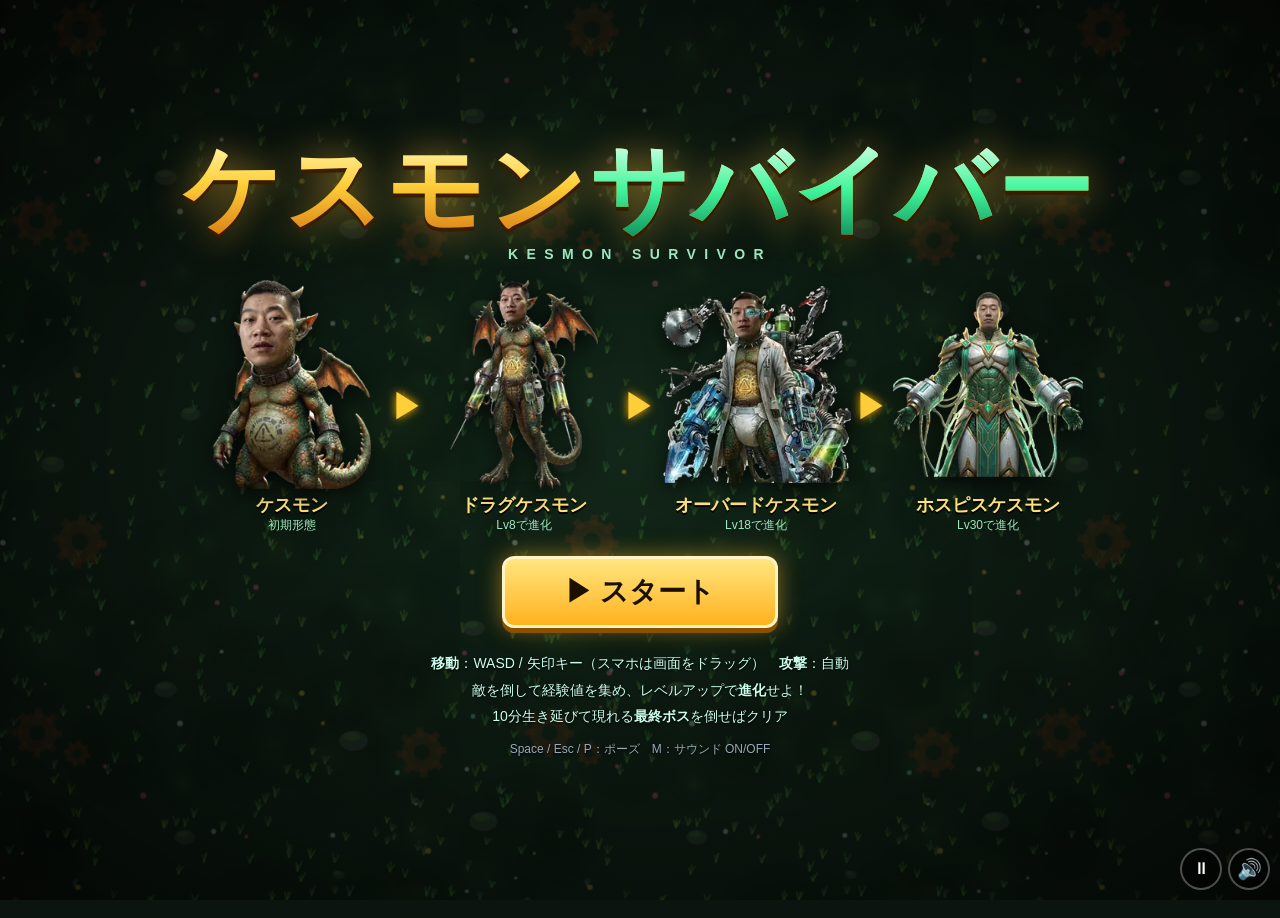
<file: code/ケスモンサバイバー.html>
<!DOCTYPE html>
<html lang="ja">
<head>
<meta charset="UTF-8">
<meta name="viewport" content="width=device-width,initial-scale=1,maximum-scale=1,user-scalable=no">
<title>ケスモンサバイバー</title>
<style>
* { box-sizing: border-box; margin: 0; padding: 0; }
html, body { width: 100%; height: 100%; overflow: hidden; background: #0b140e; color: #fff;
  font-family: "Hiragino Kaku Gothic ProN", "Yu Gothic UI", "Meiryo", sans-serif;
  user-select: none; -webkit-user-select: none; touch-action: none; }
canvas { display: block; }

.screen { position: fixed; inset: 0; display: flex; align-items: center; justify-content: center;
  z-index: 10; background: radial-gradient(ellipse at center, rgba(10,30,18,.55), rgba(0,0,0,.85)); }
.hidden { display: none !important; }

.title-box { text-align: center; padding: 20px; max-width: 980px; width: 100%; }
.logo { font-size: clamp(42px, 9vw, 96px); font-weight: 900; letter-spacing: .04em; line-height: 1.05;
  background: linear-gradient(180deg, #fff6b0 0%, #ffcf3a 45%, #d77a12 100%);
  -webkit-background-clip: text; background-clip: text; color: transparent;
  filter: drop-shadow(0 4px 0 #3a1d00) drop-shadow(0 0 18px rgba(255,190,60,.55)); }
.logo span { display: inline-block; background: linear-gradient(180deg, #d8ffe9 0%, #42f59b 50%, #0c8f5a 100%);
  -webkit-background-clip: text; background-clip: text; color: transparent; }
.sub { letter-spacing: .6em; color: #9fe7c0; font-weight: 700; margin: 6px 0 18px; font-size: 14px; }

.evo-line { display: flex; align-items: flex-end; justify-content: center; gap: 4px; margin: 6px 0 22px; flex-wrap: nowrap; }
.evo-item { display: flex; flex-direction: column; align-items: center; width: 22%; max-width: 190px; }
.evo-item img { width: 100%; aspect-ratio: 1/1.1; object-fit: contain;
  filter: drop-shadow(0 6px 10px rgba(0,0,0,.7)); animation: bob 2.4s ease-in-out infinite; }
.evo-item:nth-child(3) img { animation-delay: .3s; } .evo-item:nth-child(5) img { animation-delay: .6s; } .evo-item:nth-child(7) img { animation-delay: .9s; }
.evo-item .nm { font-weight: 900; font-size: clamp(12px, 1.8vw, 18px); margin-top: 4px; color: #ffe27a; text-shadow: 0 2px 0 #000; }
.evo-item .lv { font-size: 12px; color: #9fe7c0; }
.evo-arrow { font-size: clamp(18px, 3vw, 34px); color: #ffcf3a; align-self: center; text-shadow: 0 0 10px #ffb300; }
@keyframes bob { 0%,100% { transform: translateY(0); } 50% { transform: translateY(-8px); } }

.btn { font: inherit; font-weight: 900; font-size: 20px; padding: 12px 34px; border-radius: 12px; cursor: pointer;
  color: #1b1000; background: linear-gradient(180deg, #ffe680, #ffb21e); border: 3px solid #fff3c4;
  box-shadow: 0 5px 0 #8a4f00, 0 0 22px rgba(255,190,40,.5); transition: transform .08s; }
.btn:hover { transform: translateY(-2px) scale(1.03); }
.btn:active { transform: translateY(3px); box-shadow: 0 2px 0 #8a4f00; }
.btn.big { font-size: 28px; padding: 14px 60px; }
.btn.ghost { background: rgba(255,255,255,.08); color: #fff; border-color: rgba(255,255,255,.4); box-shadow: none; }
.btns { display: flex; gap: 14px; justify-content: center; margin-top: 18px; }

.howto { margin-top: 22px; color: #cfe; font-size: 14px; line-height: 1.9; text-shadow: 0 1px 2px #000; }
.small { font-size: 12px; color: #9ab; margin-top: 8px; }

.panel { background: linear-gradient(180deg, rgba(20,48,32,.96), rgba(8,22,14,.96)); border: 2px solid #4fd99a;
  border-radius: 18px; padding: 22px 26px; box-shadow: 0 0 40px rgba(60,255,160,.25); text-align: center;
  max-width: 94vw; max-height: 94vh; overflow: auto; }
.panel h2 { font-size: 34px; font-weight: 900; margin-bottom: 14px; color: #ffe27a; text-shadow: 0 3px 0 #5a3000; }
.lvup-title { animation: pulse .8s ease-in-out infinite alternate; }
@keyframes pulse { from { transform: scale(1); } to { transform: scale(1.08); } }

#cards { display: flex; flex-direction: column; gap: 10px; width: min(560px, 88vw); }
.card { display: flex; align-items: center; gap: 14px; text-align: left; padding: 12px 16px; cursor: pointer;
  border-radius: 12px; border: 2px solid rgba(255,255,255,.18); background: rgba(255,255,255,.06);
  color: #fff; font: inherit; transition: all .1s; }
.card:hover, .card.sel { border-color: #ffd34d; background: rgba(255,211,77,.14); transform: translateX(4px); }
.card .ic { font-size: 38px; width: 52px; text-align: center; flex-shrink: 0; }
.card .tx { flex: 1; }
.card .nm { font-weight: 900; font-size: 18px; }
.card .tag { font-size: 12px; font-weight: 900; padding: 2px 8px; border-radius: 6px; margin-left: 8px; background: #2a6; }
.card .tag.new { background: #e5395b; }
.card .tag.pas { background: #3577d6; }
.card .ds { font-size: 13px; color: #cde; margin-top: 3px; }
.card .key { font-size: 12px; color: #9ab; }

#pauseInfo, #resultInfo { font-size: 16px; line-height: 1.8; }
.result-img { height: 160px; filter: drop-shadow(0 6px 12px rgba(0,0,0,.8)); margin-bottom: 6px; }

/* 取得装備スロット（HUDスタイル） */
.inv-box { margin: 12px auto 6px; padding: 10px 14px; background: rgba(0,0,0,.45); border: 1.5px solid rgba(255,255,255,.12); border-radius: 12px; display: inline-flex; flex-direction: column; gap: 8px; max-width: 90%; }
.inv-box .inv-title { font-size: 12px; font-weight: 900; color: #ffd86a; letter-spacing: 1px; }
.inv-row { display: flex; flex-wrap: wrap; gap: 8px; justify-content: center; align-items: center; }
.inv-slot { display: flex; flex-direction: column; align-items: center; justify-content: center; width: 44px; height: 44px;
  background: rgba(10,22,16,.85); border: 1.5px solid rgba(255,215,90,.7); border-radius: 8px; box-shadow: 0 3px 6px rgba(0,0,0,.5); position: relative; transition: transform .1s; }
.inv-slot:hover { transform: translateY(-2px) scale(1.06); }
.inv-slot .icon { font-size: 20px; line-height: 1; }
.inv-slot .lv { font-size: 9.5px; font-weight: 900; color: #ffe27a; margin-top: 2px; }
.inv-slot.max { border-color: #ff9d3b; box-shadow: 0 0 8px rgba(255,160,50,.5); }
.inv-slot.max .lv { color: #ff5566; }
.inv-slot.passive { width: 38px; height: 38px; border-color: rgba(100,190,255,.65); }
.inv-slot.passive .icon { font-size: 16px; }
.inv-slot.passive .lv { color: #9fd0ff; font-size: 9px; }
.inv-slot.passive.max { border-color: #6ee2ff; box-shadow: 0 0 6px rgba(110,226,255,.45); }

.mute { position: fixed; right: 10px; bottom: 10px; z-index: 20; width: 42px; height: 42px; border-radius: 50%;
  border: 2px solid rgba(255,255,255,.3); background: rgba(0,0,0,.45); color: #fff; font-size: 20px; cursor: pointer; display: flex; align-items: center; justify-content: center; }
.pause-btn { right: 58px; font-size: 17px; }

</style>
</head>
<body>
<canvas id="game"></canvas>

<!-- タイトル -->
<div id="title" class="screen">
  <div class="title-box">
    <h1 class="logo">ケスモン<span>サバイバー</span></h1>
    <p class="sub">KESMON SURVIVOR</p>
    <div class="evo-line" id="evoLine"></div>
    <button id="startBtn" class="btn big">▶ スタート</button>
    <div class="howto">
      <p><b>移動</b>：WASD / 矢印キー（スマホは画面をドラッグ）　<b>攻撃</b>：自動</p>
      <p>敵を倒して経験値を集め、レベルアップで<b>進化</b>せよ！</p>
      <p>10分生き延びて現れる<b>最終ボス</b>を倒せばクリア</p>
      <p class="small">Space / Esc / P：ポーズ　M：サウンド ON/OFF</p>
    </div>
  </div>
</div>

<!-- レベルアップ -->
<div id="levelup" class="screen hidden">
  <div class="panel">
    <h2 class="lvup-title">LEVEL UP!</h2>
    <div id="cards"></div>
    <p class="small">クリック または 1〜4キーで選択</p>
  </div>
</div>

<!-- ポーズ -->
<div id="pause" class="screen hidden">
  <div class="panel">
    <h2>PAUSE</h2>
    <div id="pauseInfo"></div>
    <div class="btns">
      <button id="resumeBtn" class="btn">再開</button>
      <button id="quitBtn" class="btn ghost">タイトルへ</button>
    </div>
  </div>
</div>

<!-- リザルト -->
<div id="result" class="screen hidden">
  <div class="panel">
    <h2 id="resultTitle">GAME OVER</h2>
    <img id="resultImg" class="result-img" alt="">
    <div id="resultInfo"></div>
    <div class="btns">
      <button id="retryBtn" class="btn">もう一度</button>
      <button id="toTitleBtn" class="btn ghost">タイトルへ</button>
    </div>
  </div>
</div>

<button id="pauseBtn" class="mute pause-btn" title="ポーズ (Space / Esc)">⏸</button>
<button id="muteBtn" class="mute" title="サウンド (M)">🔊</button>

<script>
'use strict';
/* =========================================================
   ケスモンサバイバー  -  KESMON SURVIVOR
   ヴァンパイアサバイバー系 自動攻撃サバイバルゲーム
   ========================================================= */
(() => {
const $ = id => document.getElementById(id);
const canvas = $('game');
const ctx = canvas.getContext('2d');
let W = 0, H = 0, DPR = 1;
function resize() {
  DPR = Math.min(window.devicePixelRatio || 1, 2);
  W = innerWidth; H = innerHeight;
  canvas.width = W * DPR; canvas.height = H * DPR;
  canvas.style.width = W + 'px'; canvas.style.height = H + 'px';
  ctx.setTransform(DPR, 0, 0, DPR, 0, 0);
}
addEventListener('resize', resize); resize();

const rand = (a, b) => a + Math.random() * (b - a);
const TAU = Math.PI * 2;
const fmtTime = s => `${String(Math.floor(s / 60)).padStart(2, '0')}:${String(Math.floor(s % 60)).padStart(2, '0')}`;

/* ---------------- 進化フォーム（添付画像の順） ---------------- */
const FORMS = [
  { name: 'ケスモン',         title: '幼体',   lv: 1,  size: 74,  weapon: 'fireball', color: '#ffb347' },
  { name: 'ドラグケスモン',   title: '成長体', lv: 8,  size: 88,  weapon: 'tail',     color: '#9cff57' },
  { name: 'オーバードケスモン', title: '改造体', lv: 18, size: 96,  weapon: 'saw',      color: '#5fd6ff' },
  { name: 'ホスピスケスモン', title: '究極体', lv: 30, size: 110, weapon: 'aura',     color: '#7dffc4' },
];
const FORM_IMG = [], FORM_WHITE = [];

function circleCrop(img) {
  const s = Math.min(img.width, img.height);
  const c = document.createElement('canvas'); c.width = c.height = s;
  const g = c.getContext('2d');
  g.beginPath(); g.arc(s / 2, s / 2, s / 2, 0, TAU); g.clip();
  g.drawImage(img, (img.width - s) / 2, (img.height - s) / 2, s, s, 0, 0, s, s);
  return c;
}
function whiteSilhouette(img) {
  const c = document.createElement('canvas'); c.width = img.width; c.height = img.height;
  const g = c.getContext('2d');
  g.drawImage(img, 0, 0);
  g.globalCompositeOperation = 'source-in';
  g.fillStyle = '#fff'; g.fillRect(0, 0, c.width, c.height);
  return c;
}
function loadForm(i) {
  return new Promise(res => {
    const im = new Image();
    im.onload = () => res(trimImage(im));
    im.onerror = () => {
      const j = new Image();
      j.onload = () => res(circleCrop(j));
      j.onerror = () => res(null);
      j.src = `img/raw${i + 1}.jpg`;
    };
    im.src = EMBEDDED_IMGS[i];
  });
}
const EMBEDDED_IMGS = [
  '[data-uri]',
  '[data-uri]',
  '[data-uri]',
  '[data-uri]'
];
function formSrc(i) { return EMBEDDED_IMGS[i]; }
// 透明な余白を自動トリム（file:// で読み込み制限がある場合はそのまま使う）
function trimImage(img) {
  try {
    const c = document.createElement('canvas'); c.width = img.width; c.height = img.height;
    const g = c.getContext('2d'); g.drawImage(img, 0, 0);
    const d = g.getImageData(0, 0, c.width, c.height).data;
    let x0 = c.width, y0 = c.height, x1 = -1, y1 = -1;
    for (let y = 0; y < c.height; y++) for (let x = 0; x < c.width; x++) {
      if (d[(y * c.width + x) * 4 + 3] > 16) { if (x < x0) x0 = x; if (x > x1) x1 = x; if (y < y0) y0 = y; if (y > y1) y1 = y; }
    }
    if (x1 < 0) return img;
    const o = document.createElement('canvas'); o.width = x1 - x0 + 1; o.height = y1 - y0 + 1;
    o.getContext('2d').drawImage(c, x0, y0, o.width, o.height, 0, 0, o.width, o.height);
    return o;
  } catch (e) { return img; }
}
// ステージ背景画像（img/bg.png または img/bg.jpg があれば使用）
let BG_IMG = null;
function loadBg() {
  return new Promise(res => {
    const a = new Image();
    a.onload = () => { BG_IMG = a; res(); };
    a.onerror = () => { const b = new Image(); b.onload = () => { BG_IMG = b; res(); }; b.onerror = () => res(); b.src = 'img/bg.jpg'; };
    a.src = 'img/bg.png';
  });
}

/* ---------------- サウンド ---------------- */
const AC = { ctx: null, master: null, muted: false };
function audioInit() {
  if (AC.ctx) { if (AC.ctx.state === 'suspended') AC.ctx.resume(); return; }
  try {
    AC.ctx = new (window.AudioContext || window.webkitAudioContext)();
    AC.master = AC.ctx.createGain(); AC.master.gain.value = 0.3;
    AC.master.connect(AC.ctx.destination);
  } catch (e) { /* no audio */ }
}
function tone(freq, dur, type = 'square', vol = 0.2, slide = 0, delay = 0) {
  if (!AC.ctx || AC.muted) return;
  const t = AC.ctx.currentTime + Math.max(0, delay);
  const o = AC.ctx.createOscillator(), g = AC.ctx.createGain();
  o.type = type; o.frequency.setValueAtTime(freq, t);
  if (slide) o.frequency.exponentialRampToValueAtTime(Math.max(30, freq + slide), t + dur);
  g.gain.setValueAtTime(vol, t);
  g.gain.exponentialRampToValueAtTime(0.0001, t + dur);
  o.connect(g); g.connect(AC.master); o.start(t); o.stop(t + dur + 0.03);
}
function noise(dur, vol = 0.2, delay = 0) {
  if (!AC.ctx || AC.muted) return;
  const t = AC.ctx.currentTime + delay;
  const len = Math.floor(AC.ctx.sampleRate * dur);
  const buf = AC.ctx.createBuffer(1, len, AC.ctx.sampleRate);
  const d = buf.getChannelData(0);
  for (let i = 0; i < len; i++) d[i] = (Math.random() * 2 - 1) * (1 - i / len);
  const s = AC.ctx.createBufferSource(); s.buffer = buf;
  const g = AC.ctx.createGain(); g.gain.value = vol;
  s.connect(g); g.connect(AC.master); s.start(t);
}
const sfxLast = {};
function sfx(name) {
  const now = performance.now();
  const gap = { hit: 45, gem: 35, shoot: 60, zap: 80 }[name] || 30;
  if (sfxLast[name] && now - sfxLast[name] < gap) return;
  sfxLast[name] = now;
  switch (name) {
    case 'shoot': tone(520, 0.08, 'square', 0.05, -300); break;
    case 'hit': tone(180, 0.06, 'square', 0.05, -80); break;
    case 'gem': tone(1200 + Math.random() * 300, 0.06, 'sine', 0.07, 400); break;
    case 'hurt': tone(140, 0.2, 'sawtooth', 0.15, -90); break;
    case 'zap': noise(0.18, 0.12); tone(900, 0.15, 'sawtooth', 0.06, -700); break;
    case 'beam': tone(300, 0.3, 'sawtooth', 0.08, 900); break;
    case 'kill': tone(320, 0.07, 'triangle', 0.06, -200); break;
    case 'boom': noise(0.5, 0.3); tone(90, 0.5, 'sine', 0.3, -50); break;
    case 'poop': tone(240, 0.14, 'triangle', 0.14, -150); tone(130, 0.1, 'sine', 0.12, 60, 0.08); break;
    case 'poopBoom': noise(0.38, 0.26); tone(110, 0.38, 'sawtooth', 0.22, -70); tone(220, 0.2, 'square', 0.12, -140, 0.05); break;
    case 'heal': [660, 880, 1100].forEach((f, i) => tone(f, 0.12, 'sine', 0.12, 0, i * 0.07)); break;
    case 'levelup': [523, 659, 784, 1047].forEach((f, i) => tone(f, 0.16, 'square', 0.09, 0, i * 0.07)); break;
    case 'select': tone(880, 0.08, 'square', 0.08); break;
    case 'warning': for (let i = 0; i < 3; i++) tone(440, 0.25, 'sawtooth', 0.12, -100, i * 0.35); break;
    case 'evoFlash': tone(600 + Math.random() * 600, 0.05, 'sine', 0.06); break;
    case 'evolve': {
      const m = [523, 659, 784, 1047, 784, 1047, 1319, 1568];
      m.forEach((f, i) => tone(f, 0.22, 'square', 0.1, 0, i * 0.11));
      tone(130, 1.2, 'triangle', 0.25, 0, 0); break;
    }
    case 'over': [392, 330, 262, 196].forEach((f, i) => tone(f, 0.35, 'triangle', 0.18, 0, i * 0.25)); break;
    case 'clear': [523, 659, 784, 1047, 1319, 1568, 2093].forEach((f, i) => tone(f, 0.3, 'square', 0.1, 0, i * 0.12)); break;
  }
}
// BGM（動的テンポ＆ボス戦緊迫ビート対応チップチューン）
const BGM = { timer: null, step: 0, next: 0 };
const midi = n => 440 * Math.pow(2, (n - 69) / 12);
const PROG = [[45, 52, 57, 60], [41, 48, 53, 57], [43, 50, 55, 59], [40, 47, 52, 56]];
function bgmStart() {
  if (!AC.ctx || BGM.timer) return;
  BGM.next = AC.ctx.currentTime + 0.1; BGM.step = 0;
  BGM.timer = setInterval(() => {
    if (!AC.ctx) return;
    const playing = S && (S.state === 'play');
    const hasBoss = !!(S && S.enemies && S.enemies.some(e => e.boss && !e.dead));
    const pinch = !!(P && P.hp / P.maxHp < 0.35);
    const intense = hasBoss || pinch;
    const stepDur = intense ? 0.108 : 0.13;
    while (BGM.next < AC.ctx.currentTime + 0.25) {
      const s = BGM.step, d = BGM.next - AC.ctx.currentTime;
      if (playing && !AC.muted) {
        const ch = PROG[Math.floor(s / 16) % 4];
        if (s % 2 === 0) tone(midi(ch[0] - 12), intense ? 0.15 : 0.2, 'triangle', intense ? 0.2 : 0.16, 0, d);
        else if (intense) tone(midi(ch[0]), 0.08, 'sawtooth', 0.08, 0, d); // ボス戦ベースオクターブ刻み
        tone(midi(ch[s % 4] + 12), 0.09, 'square', intense ? 0.035 : 0.025, 0, d);
        if (s % 4 === 0 || (intense && s % 2 === 0)) noise(0.04, intense ? 0.06 : 0.05, d);
        if (s % 8 === 4) noise(0.1, intense ? 0.09 : 0.07, d);
      }
      BGM.step++; BGM.next += stepDur;
    }
  }, 50);
}

/* ---------------- 入力 ---------------- */
const keys = {};
const joy = { active: false, id: null, ox: 0, oy: 0, x: 0, y: 0 };
addEventListener('keydown', e => {
  keys[e.code] = true;
  if (e.code === 'KeyM') toggleMute();
  // タイトルまたはゲームオーバー時の Space / Enter スタート・リトライ
  if (e.code === 'Space' || e.code === 'Enter') {
    if (!S || S.state === 'over') { startGame(); e.preventDefault(); return; }
  }
  if ((e.code === 'Escape' || e.code === 'KeyP' || e.code === 'Space') && S) {
    if (S.state === 'play') pauseGame(); else if (S.state === 'pause') resumeGame();
  }
  if (S && S.state === 'levelup') {
    const n = parseInt(e.key, 10);
    if (n >= 1 && n <= S.choices.length) chooseCard(n - 1);
  }
  if (S && S.state === 'evolve' && S.evo.t > 3.6 && (e.code === 'Space' || e.code === 'Enter')) finishEvolution();
  if (e.code.startsWith('Arrow') || e.code === 'Space') e.preventDefault();
});
addEventListener('keyup', e => { keys[e.code] = false; });
canvas.addEventListener('pointerdown', e => {
  if (S && S.state === 'evolve' && S.evo.t > 3.6) { finishEvolution(); return; }
  if (e.pointerType === 'mouse') return;
  joy.active = true; joy.id = e.pointerId; joy.ox = joy.x = e.clientX; joy.oy = joy.y = e.clientY;
});
canvas.addEventListener('pointermove', e => { if (joy.active && e.pointerId === joy.id) { joy.x = e.clientX; joy.y = e.clientY; } });
const joyEnd = e => { if (e.pointerId === joy.id) { joy.active = false; joy.id = null; } };
canvas.addEventListener('pointerup', joyEnd); canvas.addEventListener('pointercancel', joyEnd);
document.addEventListener('visibilitychange', () => { if (document.hidden && S && S.state === 'play') pauseGame(); });

function toggleMute() {
  AC.muted = !AC.muted;
  $('muteBtn').textContent = AC.muted ? '🔇' : '🔊';
}
$('muteBtn').onclick = () => { audioInit(); toggleMute(); };
$('pauseBtn').onclick = () => { if (!S) return; if (S.state === 'play') pauseGame(); else if (S.state === 'pause') resumeGame(); };

/* ---------------- 敵定義 ---------------- */
const ETYPES = {
  slime:  { name: 'スライム', hp: 15,    speed: 52, dmg: 6,  r: 14, xp: 1 },
  bat:    { name: 'コウモリ', hp: 11,    speed: 92, dmg: 5,  r: 12, xp: 1 },
  ghost:  { name: 'ゴースト', hp: 32,    speed: 68, dmg: 8,  r: 16, xp: 2 },
  gear:   { name: 'ギアボット', hp: 58,  speed: 48, dmg: 11, r: 18, xp: 3 },
  knight: { name: 'リザードナイト', hp: 100, speed: 64, dmg: 14, r: 19, xp: 5 },
  golem:  { name: '苔ゴーレム', hp: 230, speed: 38, dmg: 18, r: 30, xp: 9 },
  boss:   { name: 'スチームゴーレム', hp: 2800, speed: 62, dmg: 24, r: 54, xp: 80, boss: true },
  fboss:  { name: '機皇帝メカイザー', hp: 32000, speed: 58, dmg: 35, r: 72, xp: 0, boss: true },
};
const ESPR = {};
function makeEnemySprite(type) {
  const r = ETYPES[type].r;
  const s = Math.ceil(r * 3);
  const c = document.createElement('canvas'); c.width = c.height = s;
  const g = c.getContext('2d');
  g.translate(s / 2, s / 2);
  const eyes = (ex, ey, er, col = '#fff', pup = '#111') => {
    for (const sx of [-1, 1]) {
      g.fillStyle = col; g.beginPath(); g.arc(sx * ex, ey, er, 0, TAU); g.fill();
      g.fillStyle = pup; g.beginPath(); g.arc(sx * ex, ey + er * 0.2, er * 0.5, 0, TAU); g.fill();
    }
  };
  const glowEyes = (ex, ey, er, col) => {
    g.shadowColor = col; g.shadowBlur = er * 3; g.fillStyle = col;
    for (const sx of [-1, 1]) { g.beginPath(); g.arc(sx * ex, ey, er, 0, TAU); g.fill(); }
    g.shadowBlur = 0;
  };
  let grd;
  switch (type) {
    case 'slime':
      grd = g.createRadialGradient(-r * .3, -r * .4, 2, 0, 0, r * 1.3);
      grd.addColorStop(0, '#c8ff8a'); grd.addColorStop(1, '#2f9e3a');
      g.fillStyle = grd; g.beginPath();
      g.moveTo(-r * 1.1, r * .7); g.quadraticCurveTo(-r * 1.15, -r * 1.1, 0, -r * 1.1);
      g.quadraticCurveTo(r * 1.15, -r * 1.1, r * 1.1, r * .7); g.closePath(); g.fill();
      g.strokeStyle = '#1b5e20'; g.lineWidth = 2; g.stroke();
      g.fillStyle = 'rgba(255,255,255,.6)'; g.beginPath(); g.ellipse(-r * .4, -r * .55, r * .25, r * .15, -.5, 0, TAU); g.fill();
      eyes(r * .35, -r * .1, r * .22);
      break;
    case 'bat':
      g.lineJoin = 'round';
      g.strokeStyle = '#4dff79'; g.lineWidth = 3;
      g.fillStyle = '#5b2a86';
      for (const sx of [-1, 1]) {
        g.beginPath(); g.moveTo(sx * r * .3, -r * .2);
        g.lineTo(sx * r * 1.4, -r * .8); g.lineTo(sx * r * 1.2, 0); g.lineTo(sx * r * 1.4, r * .3);
        g.lineTo(sx * r * .9, r * .2); g.lineTo(sx * r * .3, r * .4); g.closePath();
        g.stroke(); g.fill();
      }
      g.fillStyle = '#3d1a5c';
      g.beginPath();
      g.moveTo(-r * .45, -r * .4); g.lineTo(-r * .3, -r * .95); g.lineTo(-r * .1, -r * .5);
      g.moveTo(r * .45, -r * .4); g.lineTo(r * .3, -r * .95); g.lineTo(r * .1, -r * .5);
      g.stroke(); g.fill();
      g.beginPath(); g.arc(0, 0, r * .6, 0, TAU); g.stroke(); g.fill();
      glowEyes(r * .22, -r * .1, r * .13, '#ff3355');
      break;
    case 'ghost':
      grd = g.createLinearGradient(0, -r, 0, r);
      grd.addColorStop(0, 'rgba(230,245,255,.95)'); grd.addColorStop(1, 'rgba(120,170,255,.6)');
      g.fillStyle = grd; g.beginPath();
      g.arc(0, -r * .2, r * .9, Math.PI, 0);
      g.lineTo(r * .9, r * .9);
      for (let i = 0; i < 4; i++) g.quadraticCurveTo(r * .9 - (i + .5) * r * .45, r * (i % 2 ? .9 : .5), r * .9 - (i + 1) * r * .45, r * .9);
      g.closePath(); g.fill();
      g.fillStyle = '#123'; g.beginPath(); g.ellipse(-r * .3, -r * .25, r * .14, r * .22, 0, 0, TAU); g.ellipse(r * .3, -r * .25, r * .14, r * .22, 0, 0, TAU); g.fill();
      g.beginPath(); g.ellipse(0, r * .2, r * .15, r * .2, 0, 0, TAU); g.fill();
      break;
    case 'gear': {
      g.fillStyle = '#7d858c';
      for (let i = 0; i < 8; i++) { g.save(); g.rotate(i * TAU / 8); g.fillRect(-r * .2, -r * 1.15, r * .4, r * .5); g.restore(); }
      grd = g.createRadialGradient(-r * .3, -r * .3, 2, 0, 0, r);
      grd.addColorStop(0, '#d5dbe0'); grd.addColorStop(1, '#59626b');
      g.fillStyle = grd; g.beginPath(); g.arc(0, 0, r * .85, 0, TAU); g.fill();
      g.strokeStyle = '#3b4249'; g.lineWidth = 2; g.stroke();
      g.fillStyle = '#222'; g.beginPath(); g.arc(0, 0, r * .42, 0, TAU); g.fill();
      g.shadowColor = '#ff2a2a'; g.shadowBlur = 10; g.fillStyle = '#ff3b3b';
      g.beginPath(); g.arc(0, 0, r * .25, 0, TAU); g.fill(); g.shadowBlur = 0;
      break;
    }
    case 'knight':
      g.fillStyle = '#3c6b2a'; g.beginPath(); g.ellipse(0, r * .35, r * .75, r * .65, 0, 0, TAU); g.fill();
      grd = g.createRadialGradient(-r * .2, -r * .5, 2, 0, -r * .2, r);
      grd.addColorStop(0, '#d7a24a'); grd.addColorStop(1, '#7a4a12');
      g.fillStyle = grd; g.beginPath(); g.arc(0, -r * .25, r * .7, 0, TAU); g.fill();
      g.fillStyle = '#e8e2d0';
      for (const sx of [-1, 1]) { g.beginPath(); g.moveTo(sx * r * .5, -r * .7); g.lineTo(sx * r * 1.05, -r * 1.25); g.lineTo(sx * r * .7, -r * .45); g.fill(); }
      g.fillStyle = '#222'; g.fillRect(-r * .5, -r * .35, r, r * .22);
      glowEyes(r * .25, -r * .24, r * .09, '#ffea00');
      g.fillStyle = '#aab'; g.fillRect(r * .75, -r * .6, r * .14, r * 1.5);
      break;
    case 'golem':
      grd = g.createRadialGradient(-r * .3, -r * .4, 4, 0, 0, r * 1.2);
      grd.addColorStop(0, '#9b8a73'); grd.addColorStop(1, '#4a3d2e');
      g.fillStyle = grd; g.beginPath();
      const pts = 10;
      for (let i = 0; i < pts; i++) { const a = i / pts * TAU, rr = r * (0.85 + ((i * 37) % 7) / 30); g.lineTo(Math.cos(a) * rr, Math.sin(a) * rr); }
      g.closePath(); g.fill(); g.strokeStyle = '#2d241a'; g.lineWidth = 3; g.stroke();
      g.fillStyle = '#4caf50';
      for (let i = 0; i < 6; i++) { g.beginPath(); g.arc(Math.cos(i * 1.7) * r * .6, -r * .5 + Math.sin(i * 2.3) * r * .25, r * .16, 0, TAU); g.fill(); }
      glowEyes(r * .3, -r * .05, r * .12, '#33e0ff');
      g.strokeStyle = '#2d241a'; g.lineWidth = 2; g.beginPath(); g.moveTo(-r * .3, r * .35); g.lineTo(r * .3, r * .35); g.stroke();
      break;
    case 'boss':
    case 'fboss': {
      const fin = type === 'fboss';
      g.fillStyle = fin ? '#2a0d3d' : '#3a1f12';
      for (let i = 0; i < 12; i++) { g.save(); g.rotate(i * TAU / 12); g.beginPath(); g.moveTo(-r * .15, -r * .8); g.lineTo(0, -r * 1.35); g.lineTo(r * .15, -r * .8); g.fill(); g.restore(); }
      grd = g.createRadialGradient(-r * .3, -r * .3, 5, 0, 0, r);
      if (fin) { grd.addColorStop(0, '#8a5cff'); grd.addColorStop(1, '#1a0630'); }
      else { grd.addColorStop(0, '#c0703a'); grd.addColorStop(1, '#3d1a08'); }
      g.fillStyle = grd; g.beginPath(); g.arc(0, 0, r * .95, 0, TAU); g.fill();
      g.strokeStyle = fin ? '#ffd54a' : '#d9a441'; g.lineWidth = 4; g.stroke();
      for (let i = 0; i < 8; i++) { const a = i * TAU / 8; g.fillStyle = fin ? '#ffd54a' : '#c9b38a'; g.beginPath(); g.arc(Math.cos(a) * r * .78, Math.sin(a) * r * .78, r * .06, 0, TAU); g.fill(); }
      if (fin) {
        g.fillStyle = '#ffd54a';
        for (const sx of [-1, 1]) { g.beginPath(); g.moveTo(sx * r * .35, -r * .7); g.quadraticCurveTo(sx * r * 1.1, -r * 1.2, sx * r * .9, -r * 1.6); g.quadraticCurveTo(sx * r * .7, -r * 1.0, sx * r * .15, -r * .75); g.fill(); }
      }
      g.fillStyle = '#111'; g.beginPath(); g.arc(0, -r * .05, r * .45, 0, TAU); g.fill();
      g.shadowColor = fin ? '#ff2bd6' : '#ff3b1f'; g.shadowBlur = 25;
      g.fillStyle = fin ? '#ff6ae6' : '#ff5a2a'; g.beginPath(); g.arc(0, -r * .05, r * .28, 0, TAU); g.fill();
      g.fillStyle = '#fff'; g.beginPath(); g.arc(-r * .08, -r * .13, r * .08, 0, TAU); g.fill();
      g.shadowBlur = 0;
      g.fillStyle = '#ddd';
      for (let i = -3; i <= 3; i++) { g.beginPath(); g.moveTo(i * r * .1 - r * .05, r * .5); g.lineTo(i * r * .1, r * .68); g.lineTo(i * r * .1 + r * .05, r * .5); g.fill(); }
      break;
    }
  }
  ESPR[type] = { img: c, white: whiteSilhouette(c), s };
}
Object.keys(ETYPES).forEach(makeEnemySprite);

/* ---------------- 背景タイル ---------------- */
const BG = (() => {
  const s = 512, c = document.createElement('canvas'); c.width = c.height = s;
  const g = c.getContext('2d');
  g.fillStyle = '#1d3322'; g.fillRect(0, 0, s, s);
  let seed = 7; const rnd = () => (seed = (seed * 16807) % 2147483647) / 2147483647;
  for (let i = 0; i < 60; i++) { // 苔のまだら
    const x = rnd() * s, y = rnd() * s, r = 20 + rnd() * 60;
    const grd = g.createRadialGradient(x, y, 0, x, y, r);
    grd.addColorStop(0, rnd() > .5 ? 'rgba(60,100,50,.35)' : 'rgba(20,40,25,.4)'); grd.addColorStop(1, 'rgba(0,0,0,0)');
    g.fillStyle = grd; g.fillRect(x - r, y - r, r * 2, r * 2);
  }
  for (let i = 0; i < 260; i++) { // 草
    const x = rnd() * s, y = rnd() * s;
    g.strokeStyle = `rgba(${80 + rnd() * 60},${140 + rnd() * 70},${60 + rnd() * 40},.55)`; g.lineWidth = 1.5;
    for (let k = 0; k < 3; k++) { g.beginPath(); g.moveTo(x, y); g.lineTo(x + (k - 1) * 3 + rnd() * 2, y - 5 - rnd() * 6); g.stroke(); }
  }
  for (let i = 0; i < 10; i++) { // 石
    const x = rnd() * s, y = rnd() * s, r = 5 + rnd() * 10;
    g.fillStyle = 'rgba(90,100,90,.6)'; g.beginPath(); g.ellipse(x, y, r, r * .7, 0, 0, TAU); g.fill();
    g.fillStyle = 'rgba(80,140,60,.5)'; g.beginPath(); g.ellipse(x - 2, y - r * .3, r * .6, r * .3, 0, 0, TAU); g.fill();
  }
  for (let i = 0; i < 4; i++) { // 錆びた歯車
    const x = rnd() * s, y = rnd() * s, r = 10 + rnd() * 12;
    g.save(); g.translate(x, y); g.rotate(rnd() * 3); g.fillStyle = 'rgba(120,70,35,.55)';
    for (let k = 0; k < 8; k++) { g.save(); g.rotate(k * TAU / 8); g.fillRect(-r * .18, -r * 1.25, r * .36, r * .5); g.restore(); }
    g.beginPath(); g.arc(0, 0, r, 0, TAU); g.fill();
    g.fillStyle = '#1d3322'; g.beginPath(); g.arc(0, 0, r * .4, 0, TAU); g.fill(); g.restore();
  }
  for (let i = 0; i < 40; i++) { // 花・光る胞子
    const x = rnd() * s, y = rnd() * s;
    g.fillStyle = ['#ffd84a', '#ff7aa8', '#9ff', '#fff'][Math.floor(rnd() * 4)];
    g.globalAlpha = .7; g.beginPath(); g.arc(x, y, 1.5 + rnd() * 1.5, 0, TAU); g.fill(); g.globalAlpha = 1;
  }
  return { c, s, pat: ctx.createPattern(c, 'repeat') };
})();

/* ---------------- 武器 ---------------- */
const STAT_LABEL = { dmg: 'ダメージ', n: '数', pierce: '貫通', cd: '間隔', area: '範囲', dur: '持続', spd: '回転速度' };
const WEAPONS = {
  fireball: { name: '火炎ブレス弾', icon: '🔥', stage: 0, max: 8, desc: '進行方向へ火の玉を吐く（威力＆貫通＆ノックバックUP）',
    stats: lv => ({ dmg: 16 + lv * 5, n: 1 + Math.floor(lv / 2), pierce: 2 + Math.floor(lv / 2), cd: Math.max(0.38, 0.88 - lv * 0.065) }) },
  tail: { name: '竜尾スラッシュ', icon: '🦎', stage: 0, max: 8, desc: '自分の周囲を一周する円形の弧で敵を薙ぎ払う',
    stats: lv => ({ dmg: 22 + lv * 10, area: 115, cd: Math.max(1.2, 2.8 - lv * 0.18) }) },
  poop: { name: 'お漏らしボム', icon: '💩', stage: 0, max: 8, desc: '進行逆へうんち設置。踏めば集中爆破＆無敵！時間経過でも広範囲爆発',
    stats: lv => ({ dmg: 42 + lv * 10, area: 105 + lv * 7, dur: 5.0 + lv * 0.2, cd: Math.max(5.5, 9.0 - lv * 0.4) }) },
  syringe: { name: '毒液シリンジ', icon: '💉', stage: 0, max: 8, evoOnly: true, desc: '注射器を投げ毒沼生成（※進化ボーナス限定でLv+2強化）',
    stats: lv => ({ dmg: 7 + lv * 3.5, n: 1 + Math.floor(lv / 3), area: 42 + lv * 5, dur: 2.8 + lv * 0.25, cd: Math.max(0.85, 1.85 - lv * 0.08) }) },
  saw: { name: '回転メカソー', icon: '⚙️', stage: 1, max: 8, desc: '丸ノコが周囲を回り続け敵を切り刻む',
    stats: lv => ({ dmg: 11 + lv * 5, n: 1 + Math.floor((lv + 1) / 2), area: 80 + lv * 5, spd: 3.4 + lv * 0.2 }) },
  laser: { name: 'メカアームレーザー', icon: '🔫', stage: 2, max: 8, desc: '極太の閃光レーザーを一閃照射（貫通）',
    stats: lv => ({ dmg: 32 + lv * 12, n: lv >= 6 ? 4 : lv >= 3 ? 2 : 1, area: 16 + lv * 2.5, cd: Math.max(0.9, 2.1 - lv * 0.1) }) },
  aura: { name: '聖光オーラ', icon: '✨', stage: 3, max: 8, desc: '周囲の敵を絶えず焼き、鈍足にする',
    stats: lv => ({ dmg: 9 + lv * 5, area: 88 + lv * 10 }) },
  lightning: { name: '天罰の雷', icon: '⚡', stage: 2, max: 8, desc: 'ランダムな敵に落雷を落とす',
    stats: lv => ({ dmg: 40 + lv * 14, n: 1 + Math.floor((lv + 1) / 2), area: 55 + lv * 5, cd: Math.max(0.8, 1.95 - lv * 0.1) }) },
};
const PASSIVES = {
  might:  { name: '闘争本能', icon: '💪', max: 5, desc: '攻撃力 +12%' },
  cd:     { name: '加速装置', icon: '⏱️', max: 5, desc: '攻撃間隔 -8%' },
  hp:     { name: '強靭な肉体', icon: '❤️', max: 5, desc: '最大HP +25' },
  magnet: { name: '吸引の首輪', icon: '🧲', max: 5, desc: '回収範囲 +35%' },
  regen:  { name: '再生細胞', icon: '💚', max: 5, desc: 'HP自動回復 +0.8/秒' },
  area:   { name: '巨大化薬', icon: '🌀', max: 5, desc: '攻撃範囲 +12%' },
  armor:  { name: '硬質装甲', icon: '🛡️', max: 5, desc: '被ダメージ -2' },
};

/* ---------------- ゲーム状態 ---------------- */
let S = null;
let P = null;
let sepTick = 0;
const sortedEnemies = [];
const xpFor = l => Math.floor(12 + l * 8 + Math.pow(l, 1.85));

function newGame() {
  S = {
    state: 'play', t: 0, kills: 0, level: 1, xp: 0, xpNext: xpFor(1), stage: 0,
    weapons: [], passives: { regen: 1 }, enemies: [], projs: [], ebullets: [], gems: [], pickups: [],
    effects: [], parts: [], texts: [], puddles: [], poops: [],
    spawnAcc: 0, clusterAng: 0, clusterT: 0, bossFlags: {}, pendingLevels: 0, shake: 0, banner: null, evo: null, choices: [],
    finalBoss: null, cam: { x: 0, y: 0 },
  };
  P = S.player = { x: 0, y: 0, hp: 100, maxHp: 100, r: 20, fx: 1, fy: 0, face: 1, hurt: 0, moving: false, anim: 0, speedBoost: 0, superAura: 0 };
  recalcStats();
  P.hp = P.maxHp;
  const fb = addWeapon('fireball');
  fb.lv = 2;
  addWeapon('syringe');
}
function pl(id) { return S.passives[id] || 0; }
function recalcStats() {
  const st = S.stage;
  const oldMax = P.maxHp;
  P.might = (1 + st * 0.15) * (1 + 0.12 * pl('might'));
  P.cd = 1 - 0.08 * pl('cd');
  P.speed = 155 + st * 8;
  P.maxHp = 100 + st * 30 + 25 * pl('hp');
  P.magnet = 100 * (1 + 0.35 * pl('magnet'));
  P.regen = 0.8 * pl('regen') + (st >= 3 ? 1.0 : 0);
  P.area = 1 + 0.12 * pl('area');
  P.armor = pl('armor') * 2;
  P.r = FORMS[st].size * 0.25;
  if (P.maxHp > oldMax) P.hp += P.maxHp - oldMax;
  P.hp = Math.min(P.hp, P.maxHp);
}
function hasWeapon(id) { return S.weapons.find(w => w.id === id); }
function addWeapon(id) {
  const w = hasWeapon(id);
  if (w) { w.lv = Math.min(WEAPONS[id].max, w.lv + 1); return w; }
  const nw = { id, lv: 1, t: 0.3, ang: 0, tick: 0 };
  S.weapons.push(nw); return nw;
}

/* ---------------- ジェムスプライト事前キャッシュ（描画超軽量化） ---------------- */
const GEM_SPRITES = {};
(() => {
  const tiers = [
    { key: 3, col: '#ffe64d', glow: 'rgba(255,235,90,.58)', s: 12 },
    { key: 2, col: '#ff4d79', glow: 'rgba(255,85,135,.52)', s: 10.5 },
    { key: 1, col: '#4dff9a', glow: 'rgba(85,255,165,.48)', s: 9 },
    { key: 0, col: '#4de6ff', glow: 'rgba(85,235,255,.48)', s: 9 },
  ];
  for (const t of tiers) {
    const pad = 36;
    const w = Math.ceil(t.s * 4 + pad);
    const c = document.createElement('canvas'); c.width = c.height = w;
    const g = c.getContext('2d');
    const cx = w / 2, cy = w / 2, s = t.s;
    // 背後オーラ
    g.fillStyle = t.glow; g.beginPath(); g.arc(cx, cy, s * 2.0, 0, TAU); g.fill();
    g.fillStyle = 'rgba(255,255,255,0.28)'; g.beginPath(); g.arc(cx, cy, s * 1.3, 0, TAU); g.fill();
    // ダイヤ本体（太い黒フチ＋白ライン）
    g.beginPath();
    g.moveTo(cx, cy - s * 1.25); g.lineTo(cx + s * 0.95, cy); g.lineTo(cx, cy + s * 1.25); g.lineTo(cx - s * 0.95, cy);
    g.closePath();
    g.lineWidth = 4; g.strokeStyle = '#05100a'; g.stroke();
    g.fillStyle = t.col; g.fill();
    g.lineWidth = 1.2; g.strokeStyle = 'rgba(255,255,255,0.85)'; g.stroke();
    // 白ハイライト
    g.fillStyle = '#ffffff'; g.beginPath();
    g.moveTo(cx, cy - s * 0.78); g.lineTo(cx + s * 0.45, cy - s * 0.08); g.lineTo(cx, cy + s * 0.22); g.lineTo(cx - s * 0.45, cy - s * 0.08);
    g.closePath(); g.fill();
    GEM_SPRITES[t.key] = { c, w };
  }
})();

/* ---------------- 空間グリッド ---------------- */
const CELL = 64;
const grid = new Map();
const gridPool = [];
const gkey = (cx, cy) => (cx + 50000) * 100000 + (cy + 50000);
function buildGrid() {
  for (const a of grid.values()) { a.length = 0; gridPool.push(a); }
  grid.clear();
  const arr = S.enemies;
  for (let i = 0; i < arr.length; i++) {
    const e = arr[i]; if (e.dead) continue;
    const k = gkey(Math.floor(e.x / CELL), Math.floor(e.y / CELL));
    let a = grid.get(k);
    if (!a) { a = gridPool.pop() || []; grid.set(k, a); }
    a.push(e);
  }
}
function query(x, y, r, cb) {
  r += 75;
  const x0 = Math.floor((x - r) / CELL), x1 = Math.floor((x + r) / CELL);
  const y0 = Math.floor((y - r) / CELL), y1 = Math.floor((y + r) / CELL);
  for (let cx = x0; cx <= x1; cx++) for (let cy = y0; cy <= y1; cy++) {
    const a = grid.get(gkey(cx, cy));
    if (a) for (let i = 0; i < a.length; i++) if (!a[i].dead) cb(a[i]);
  }
}
function enemiesInCircle(x, y, r, cb) {
  query(x, y, r, e => { const dx = e.x - x, dy = e.y - y, rr = r + e.r; if (dx * dx + dy * dy < rr * rr) cb(e); });
}
function nearestEnemies(n, maxD = 650) {
  const arr = [];
  const md2 = maxD * maxD;
  const enemies = S.enemies;
  for (let i = 0; i < enemies.length; i++) {
    const e = enemies[i];
    if (e.dead) continue;
    const dx = e.x - P.x, dy = e.y - P.y;
    if (Math.abs(dx) > maxD || Math.abs(dy) > maxD) continue;
    const d2 = dx * dx + dy * dy;
    if (d2 < md2) arr.push([d2, e]);
  }
  arr.sort((a, b) => a[0] - b[0]);
  return arr.slice(0, n).map(a => a[1]);
}

/* ---------------- エフェクト ---------------- */
function addText(x, y, txt, col = '#fff', size = 14) {
  if (S.texts.length > 90) S.texts.shift();
  S.texts.push({ x: x + rand(-6, 6), y, txt, col, size, life: 0.7 });
}
function burst(x, y, col, n = 8, sp = 140) {
  for (let i = 0; i < n; i++) {
    if (S.parts.length > 400) S.parts.shift();
    const a = Math.random() * TAU, v = rand(sp * .3, sp);
    S.parts.push({ x, y, vx: Math.cos(a) * v, vy: Math.sin(a) * v, life: rand(.3, .6), max: .6, col, r: rand(1.5, 3.5) });
  }
}

/* ---------------- ダメージ処理 ---------------- */
function hurtEnemy(e, dmg, kx = 0, ky = 0) {
  if (e.dead) return;
  dmg *= P.might * rand(0.9, 1.1);
  const crit = Math.random() < 0.08;
  if (crit) dmg *= 2;
  e.hp -= dmg; e.flash = 0.09;
  if (!e.boss) { e.kx += kx; e.ky += ky; }
  addText(e.x, e.y - e.r, Math.round(dmg), crit ? '#ffdd33' : '#fff', crit ? 19 : 14);
  sfx('hit');
  if (e.hp <= 0) killEnemy(e);
}
function killEnemy(e) {
  e.dead = true; S.kills++;
  burst(e.x, e.y, e.boss ? '#ffb347' : '#b6ff9a', e.boss ? 40 : 7, e.boss ? 300 : 140);
  sfx(e.boss ? 'boom' : 'kill');
  if (e.type === 'fboss') { S.shake = 25; setTimeout(() => endGame(true), 1200); return; }
  if (e.boss) {
    S.shake = 16;
    for (let i = 0; i < 20; i++) {
      const a = Math.random() * TAU, sp = rand(80, 220);
      dropGem(e.x, e.y, Math.ceil(e.xp / 20), Math.cos(a) * sp, Math.sin(a) * sp);
    }
    S.pickups.push({ x: e.x, y: e.y, kind: 'meat' });
    S.pickups.push({ x: e.x + 30, y: e.y, kind: 'magnet' });
    return;
  }
  // 敵撃破時にジェムが自機方向へ勢いよく弾む（目に見える初速ポップ＆回収動線）
  const toP = Math.atan2(P.y - e.y, P.x - e.x) + rand(-0.35, 0.35);
  const sp = rand(260, 380);
  dropGem(e.x, e.y, e.xp, Math.cos(toP) * sp, Math.sin(toP) * sp);
  const r = Math.random();
  if (r < 0.0088) S.pickups.push({ x: e.x, y: e.y, kind: 'meat' });
  else if (r < 0.0108) S.pickups.push({ x: e.x, y: e.y, kind: 'magnet' });
}
function dropGem(x, y, v, vx = 0, vy = 0) {
  if (S.gems.length > 500) {
    const g = S.gems[Math.floor(Math.random() * S.gems.length)]; g.v += v; return;
  }
  S.gems.push({ x, y, v, vx, vy, mag: false, sp: 0 });
}
function damagePlayer(d) {
  if (P.hurt > 0 || S.state !== 'play') return;
  d = Math.max(1, d - P.armor);
  P.hp -= d; P.hurt = 0.45; S.shake = Math.max(S.shake, 6);
  addText(P.x, P.y - 40, '-' + Math.round(d), '#ff5566', 18);
  sfx('hurt');
  if (P.hp <= 0) { P.hp = 0; endGame(false); }
}

/* ---------------- 武器の更新 ---------------- */
function updateWeapons(dt) {
  for (const w of S.weapons) {
    const st = WEAPONS[w.id].stats(w.lv);
    w.t -= dt;
    switch (w.id) {
      case 'fireball':
        if (w.t <= 0) {
          w.t = st.cd * P.cd;
          const base = Math.atan2(P.fy, P.fx);
          for (let i = 0; i < st.n; i++) {
            const a = base + (i - (st.n - 1) / 2) * 0.2;
            S.projs.push({ kind: 'fire', x: P.x, y: P.y - 10, vx: Math.cos(a) * 485, vy: Math.sin(a) * 485, r: 10.5 * P.area, dmg: st.dmg, pierce: st.pierce, life: 1.4, hits: new Set() });
          }
          sfx('shoot');
        }
        break;
      case 'poop':
        if (w.t <= 0) {
          w.t = st.cd * P.cd;
          const bx = P.x - P.fx * 44, by = P.y - P.fy * 44;
          S.poops.push({
            x: bx, y: by, r: 22, blastR: st.area * P.area, dmg: st.dmg,
            life: st.dur, max: st.dur, arm: 0.35, seed: Math.random() * 10
          });
          burst(bx, by, '#a86b2d', 6, 70);
          sfx('poop');
        }
        break;
      case 'tail':
        if (w.t <= 0) {
          w.t = st.cd * P.cd;
          const r = st.area * P.area;
          enemiesInCircle(P.x, P.y, r, e => {
            const a = Math.atan2(e.y - P.y, e.x - P.x);
            hurtEnemy(e, st.dmg, Math.cos(a) * 320, Math.sin(a) * 320);
          });
          S.effects.push({ kind: 'slash', x: P.x, y: P.y, r, dir: P.face, life: 0.28, max: 0.28, follow: true });
          tone(220, 0.16, 'sawtooth', 0.06, -120);
          noise(0.12, 0.05);
        }
        break;
      case 'syringe':
        if (w.t <= 0) {
          w.t = st.cd * P.cd;
          const targets = nearestEnemies(st.n, 420);
          for (let i = 0; i < st.n; i++) {
            let tx, ty;
            if (targets[i]) { tx = targets[i].x; ty = targets[i].y; }
            else { const a = Math.random() * TAU, r = rand(80, 220); tx = P.x + Math.cos(a) * r; ty = P.y + Math.sin(a) * r; }
            const a = Math.atan2(ty - P.y, tx - P.x), dist = Math.hypot(tx - P.x, ty - P.y);
            const life = Math.max(0.25, dist / 380);
            S.projs.push({ kind: 'syringe', x: P.x, y: P.y, vx: Math.cos(a) * 380, vy: Math.sin(a) * 380, r: 7, dmg: st.dmg, pierce: 1, life, hits: new Set(), st, rot: a });
          }
          sfx('shoot');
        }
        break;
      case 'saw': {
        w.ang += st.spd * dt;
        const R = st.area * P.area, sr = 17 * P.area;
        w.pos = [];
        for (let i = 0; i < st.n; i++) {
          const a = w.ang + i * TAU / st.n;
          const sx = P.x + Math.cos(a) * R, sy = P.y + Math.sin(a) * R;
          w.pos.push([sx, sy, a]);
          enemiesInCircle(sx, sy, sr, e => {
            if (e.sawCd > 0) return;
            e.sawCd = 0.45;
            hurtEnemy(e, st.dmg, Math.cos(a) * 200, Math.sin(a) * 200);
            if (Math.random() < 0.3) burst(sx, sy, '#ffe9a0', 3, 120);
          });
        }
        break;
      }
      case 'laser':
        if (w.t <= 0) {
          w.t = st.cd * P.cd;
          const tg = nearestEnemies(1)[0];
          const base = tg ? Math.atan2(tg.y - P.y, tg.x - P.x) : Math.atan2(P.fy, P.fx);
          const angs = st.n === 4 ? [0, Math.PI / 2, Math.PI, Math.PI * 1.5] : st.n === 2 ? [0, Math.PI] : [0];
          const len = 900, hw = st.area * P.area / 2;
          for (const da of angs) {
            const a = base + da, cx = Math.cos(a), cy = Math.sin(a);
            for (const e of S.enemies) {
              if (e.dead) continue;
              const ex = e.x - P.x, ey = e.y - P.y;
              const proj = ex * cx + ey * cy;
              if (proj < 0 || proj > len) continue;
              const perp = Math.abs(ex * cy - ey * cx);
              if (perp < hw + e.r) hurtEnemy(e, st.dmg, cx * 120, cy * 120);
            }
            S.effects.push({ kind: 'beam', x: P.x, y: P.y, a, len, w: hw * 2, life: 0.16, max: 0.16 });
          }
          sfx('beam');
        }
        break;
      case 'aura': {
        const r = st.area * P.area;
        w.r = r;
        w.tick -= dt;
        enemiesInCircle(P.x, P.y, r, e => { e.slow = Math.min(e.slow, 0.55); });
        if (w.tick <= 0) {
          w.tick = 0.35 * P.cd;
          enemiesInCircle(P.x, P.y, r, e => hurtEnemy(e, st.dmg, 0, 0));
        }
        break;
      }
      case 'lightning':
        if (w.t <= 0) {
          w.t = st.cd * P.cd;
          const vis = [];
          const hW = W / 2 + 20, hH = H / 2 + 20;
          for (let j = 0; j < S.enemies.length; j++) {
            const e = S.enemies[j];
            if (!e.dead && Math.abs(e.x - P.x) < hW && Math.abs(e.y - P.y) < hH) vis.push(e);
          }
          for (let i = 0; i < st.n && vis.length; i++) {
            const idx = Math.floor(Math.random() * vis.length);
            const e = vis.splice(idx, 1)[0];
            const ar = (st.area || 65) * P.area;
            enemiesInCircle(e.x, e.y, ar, o => hurtEnemy(o, st.dmg, 0, 0));
            const pts = []; let y = e.y - 500, x = e.x;
            while (y < e.y) { pts.push([x, y]); y += rand(25, 50); x = e.x + rand(-22, 22); }
            pts.push([e.x, e.y]);
            S.effects.push({ kind: 'bolt', pts, x: e.x, y: e.y, r: ar, life: 0.3, max: 0.3 });
          }
          sfx('zap');
        }
        break;
    }
  }
}

/* ---------------- 敵の出現 ---------------- */
const BOSS_TIMES = [150, 300, 450];
function pickType(t) {
  const m = t / 60;
  const pool = [['slime', Math.max(1, 10 - m * 1.6)], ['bat', m >= 0.5 ? 6 : 0], ['ghost', m >= 1.8 ? 5 : 0],
    ['gear', m >= 3 ? 5 : 0], ['knight', m >= 4.5 ? 4 + m * 0.3 : 0], ['golem', m >= 6 ? 1.5 + (m - 6) : 0]];
  let tot = 0; for (const p of pool) tot += p[1];
  let r = Math.random() * tot;
  for (const p of pool) { if ((r -= p[1]) <= 0) return p[0]; }
  return 'slime';
}
function spawnEnemy(type, x, y, mult) {
  const d = ETYPES[type];
  if (x === undefined) {
    // 65%は波のようにまとまって押し寄せるクラスタ方向から、35%は全方位から散発的に湧く
    let a;
    if (Math.random() < 0.65) {
      a = S.clusterAng + rand(-0.7, 0.7);
    } else {
      a = Math.random() * TAU;
    }
    const R = Math.hypot(W, H) / 2 + 50;
    x = P.x + Math.cos(a) * R; y = P.y + Math.sin(a) * R;
  }
  // 敵HP曲線のマイルド化（後半の極端なHPインフレを抑制）
  const hs = mult !== undefined ? mult : (1 + S.t / 150 + Math.pow(S.t / 270, 1.32));
  const e = { type, x, y, r: d.r, hp: d.hp * hs, maxHp: d.hp * hs, speed: d.speed * rand(0.9, 1.1),
    dmg: d.dmg * (1 + S.t / 500), xp: d.xp, boss: !!d.boss, name: d.name,
    kx: 0, ky: 0, flash: 0, seed: Math.random() * 10, sawCd: 0, ai: 0, ai2: 0, dash: 0, slow: 1, dead: false };
  S.enemies.push(e); return e;
}
function updateSpawns(dt) {
  const t = S.t;
  // クラスタ湧き角度の定期更新（5〜9秒ごとに主攻勢の方角が変化）
  S.clusterT -= dt;
  if (S.clusterT <= 0) {
    S.clusterAng = Math.random() * TAU;
    S.clusterT = rand(5, 9);
  }
  if (!S.finalBoss) {
    const rate = 2.2 + t / 18 + Math.pow(t / 130, 2);
    const cap = Math.min(550, 120 + t * 1.1);
    S.spawnAcc += rate * dt;
    while (S.spawnAcc >= 1) { S.spawnAcc--; if (S.enemies.length < cap) spawnEnemy(pickType(t)); }
    // 包囲ウェーブ（全周リングだが、脱出用の約50度の隙間を空けてプレイヤースキルで抜けられるように）
    const wv = Math.floor(t / 75);
    if (wv > 0 && !S.bossFlags['w' + wv]) {
      S.bossFlags['w' + wv] = true;
      const type = t > 360 ? 'ghost' : 'bat', n = 22 + wv * 5, R = Math.hypot(W, H) / 2 + 30;
      const gap = Math.random() * TAU, gapW = 0.9;
      for (let i = 0; i < n; i++) {
        const a = i / n * TAU;
        let diff = Math.abs(a - gap);
        if (diff > Math.PI) diff = TAU - diff;
        if (diff < gapW / 2) continue; // 脱出スリット
        spawnEnemy(type, P.x + Math.cos(a) * R, P.y + Math.sin(a) * R);
      }
      S.banner = { txt: '敵の大群が迫る！', col: '#ff8a5c', life: 2 };
    }
  } else {
    S.spawnAcc += 2.5 * dt;
    while (S.spawnAcc >= 1) { S.spawnAcc--; if (S.enemies.length < 150) spawnEnemy(pickType(S.t)); }
  }
  BOSS_TIMES.forEach((bt, i) => {
    if (t >= bt && !S.bossFlags['b' + i]) {
      S.bossFlags['b' + i] = true;
      const names = ['スチームゴーレム', 'マッドサイボーグ', '暗黒ドラゴンマシン'];
      const b = spawnEnemy('boss', undefined, undefined, 1 + i * 1.6);
      b.name = names[i]; b.r = 54 + i * 6;
      S.banner = { txt: `⚠ BOSS ${names[i]} 出現！`, col: '#ff4d4d', life: 3 };
      sfx('warning');
    }
  });
  if (t >= 600 && !S.finalBoss) {
    S.finalBoss = spawnEnemy('fboss', undefined, undefined, 1);
    S.banner = { txt: '⚠ 最終ボス 機皇帝メカイザー 降臨！', col: '#ff3bd6', life: 4 };
    sfx('warning');
  }
}

/* ---------------- 更新 ---------------- */
function update(dt) {
  S.t += dt;
  // 移動
  let mx = 0, my = 0;
  if (keys.KeyA || keys.ArrowLeft) mx -= 1;
  if (keys.KeyD || keys.ArrowRight) mx += 1;
  if (keys.KeyW || keys.ArrowUp) my -= 1;
  if (keys.KeyS || keys.ArrowDown) my += 1;
  if (joy.active) {
    const dx = joy.x - joy.ox, dy = joy.y - joy.oy, d = Math.hypot(dx, dy);
    if (d > 8) { mx = dx / Math.max(d, 50); my = dy / Math.max(d, 50); }
  }
  const ml = Math.hypot(mx, my);
  P.moving = ml > 0.05;
  if (P.speedBoost > 0) P.speedBoost -= dt;
  if (P.superAura > 0) P.superAura -= dt;
  const curSpd = P.speed * (P.speedBoost > 0 ? 1.3 : 1.0);
  if (P.moving) {
    if (ml > 1) { mx /= ml; my /= ml; }
    P.x += mx * curSpd * dt; P.y += my * curSpd * dt;
    const n = Math.hypot(mx, my); P.fx = mx / n; P.fy = my / n;
    if (Math.abs(mx) > 0.1) P.face = mx > 0 ? 1 : -1;
    P.anim += dt;
    if (P.speedBoost > 0 && Math.random() < 0.35) {
      S.parts.push({ x: P.x + rand(-8, 8), y: P.y + 10, vx: -mx * 60, vy: -my * 60, life: 0.25, max: 0.25, col: '#ffe659', r: 2.5 });
    }
  }
  P.hurt -= dt;
  if (P.regen > 0) P.hp = Math.min(P.maxHp, P.hp + P.regen * dt);

  updateSpawns(dt);
  buildGrid();
  updateWeapons(dt);

  // 敵
  const far = Math.hypot(W, H) * 0.85;
  for (const e of S.enemies) {
    if (e.dead) continue;
    const dx = P.x - e.x, dy = P.y - e.y, d = Math.hypot(dx, dy) || 1;
    let sp = e.speed * e.slow; e.slow = 1;
    if (e.boss) {
      e.ai += dt; e.ai2 += dt;
      if (e.dash > 0) { e.dash -= dt; sp *= 3.2; }
      else if (e.ai > 4.5) { e.ai = 0; e.dash = 0.6; }
      const fin = e.type === 'fboss';
      if (e.ai2 > (fin ? 2.2 : 3.6)) {
        e.ai2 = 0;
        const n = fin ? 18 : 10, off = Math.random() * TAU;
        for (let i = 0; i < n; i++) {
          const a = off + i / n * TAU;
          S.ebullets.push({ x: e.x, y: e.y, vx: Math.cos(a) * 150, vy: Math.sin(a) * 150, r: 8, dmg: e.dmg * 0.6, life: 6, col: fin ? '#ff5ae0' : '#ff7a2a' });
        }
        if (fin && Math.random() < 0.5) for (let i = 0; i < 6; i++) spawnEnemy('knight', e.x + rand(-80, 80), e.y + rand(-80, 80));
      }
    }
    e.x += (dx / d * sp + e.kx) * dt; e.y += (dy / d * sp + e.ky) * dt;
    const damp = Math.min(1, dt * 9); e.kx -= e.kx * damp; e.ky -= e.ky * damp;
    e.flash -= dt; e.sawCd -= dt;
    if (!e.boss && d > far) { // 遠すぎる敵は進行方向前方に再配置
      const a = Math.atan2(P.fy, P.fx) + rand(-1, 1), R = Math.hypot(W, H) / 2 + 40;
      e.x = P.x + Math.cos(a) * R; e.y = P.y + Math.sin(a) * R;
    }
    if (d < e.r + P.r) damagePlayer(e.dmg);
  }
  // 敵同士の押し合い（直接セル参照＆偶奇分散で超高速化）
  sepTick = 1 - sepTick;
  const enemies = S.enemies;
  for (let i = sepTick; i < enemies.length; i += 2) {
    const e = enemies[i];
    if (e.dead || e.boss) continue;
    const cx = Math.floor(e.x / CELL), cy = Math.floor(e.y / CELL);
    for (let ox = -1; ox <= 1; ox++) {
      for (let oy = -1; oy <= 1; oy++) {
        const cell = grid.get(gkey(cx + ox, cy + oy));
        if (!cell) continue;
        for (let j = 0; j < cell.length; j++) {
          const o = cell[j];
          if (o === e || o.dead) continue;
          const dx = e.x - o.x, dy = e.y - o.y;
          const rr = (e.r + o.r) * 0.9;
          if (Math.abs(dx) > rr || Math.abs(dy) > rr) continue;
          const d2 = dx * dx + dy * dy;
          if (d2 < rr * rr && d2 > 0.01) {
            const d = Math.sqrt(d2), p = (rr - d) * 0.45;
            e.x += (dx / d) * p; e.y += (dy / d) * p;
          }
        }
      }
    }
  }

  // 弾
  for (const p of S.projs) {
    p.x += p.vx * dt; p.y += p.vy * dt; p.life -= dt;
    if (p.kind === 'syringe') p.rot += dt * 12;
    if (p.life <= 0) { if (p.kind === 'syringe') makePuddle(p); p.dead = true; continue; }
    query(p.x, p.y, p.r, e => {
      if (p.dead || p.hits.has(e)) return;
      const dx = e.x - p.x, dy = e.y - p.y, rr = e.r + p.r;
      if (dx * dx + dy * dy < rr * rr) {
        p.hits.add(e);
        const n = Math.hypot(p.vx, p.vy) || 1;
        const kb = p.kind === 'fire' ? 340 : 160;
        hurtEnemy(e, p.kind === 'syringe' ? p.dmg * 1.3 : p.dmg, p.vx / n * kb, p.vy / n * kb);
        if (p.kind === 'fire') {
          burst(p.x, p.y, '#ff9a3c', 6, 130);
          if (p.blast) {
            enemiesInCircle(p.x, p.y, p.blast, o => {
              if (o !== e && !o.dead) hurtEnemy(o, p.dmg * 0.65, (o.x - p.x) * 2.5, (o.y - p.y) * 2.5);
            });
            S.effects.push({ kind: 'ring', x: p.x, y: p.y, r: p.blast, col: '255,140,40', life: 0.18, max: 0.18 });
          }
        }
        if (--p.pierce <= 0) { if (p.kind === 'syringe') makePuddle(p); p.dead = true; }
      }
    });
  }
  S.projs = S.projs.filter(p => !p.dead);

  // 毒沼
  for (const pd of S.puddles) {
    pd.life -= dt; pd.tick -= dt;
    if (pd.tick <= 0) { pd.tick = 0.3; enemiesInCircle(pd.x, pd.y, pd.r, e => hurtEnemy(e, pd.dmg * 0.3, 0, 0)); }
  }
  S.puddles = S.puddles.filter(p => p.life > 0);

  // うんち爆風による安全なノックバック方向（自分側へ敵を飛ばす事故を完全防止）
  function poopBlastDir(e, m) {
    let bx = e.x - m.x, by = e.y - m.y;
    let bd = Math.hypot(bx, by) || 1;
    bx /= bd; by /= bd;
    let px = e.x - P.x, py = e.y - P.y;
    let pd = Math.hypot(px, py) || 1;
    px /= pd; py /= pd;
    // うんちからの爆風がプレイヤーに近づける向き（内積が小さい/負）なら
    // プレイヤーから遠ざかる方向＋横拡散ベクトルへ安全にリダイレクト
    const dot = bx * px + by * py;
    if (dot < 0.35) {
      const perpX = bx - px * dot, perpY = by - py * dot;
      let ox = px * 0.85 + perpX * 0.55;
      let oy = py * 0.85 + perpY * 0.55;
      const od = Math.hypot(ox, oy) || 1;
      return [ox / od, oy / od];
    }
    return [bx, by];
  }

  // お漏らしボム（踏めば高威力集中爆破＆無敵、時間経過でも超広範囲自動爆発）
  for (const m of S.poops) {
    m.life -= dt;
    if (m.arm > 0) m.arm -= dt;
    const isStep = (m.arm <= 0) && ((P.x - m.x) ** 2 + (P.y - m.y) ** 2 < (P.r + m.r + 6) ** 2);
    const isTimeout = m.life <= 0;

    if (isStep) {
      // 1) 自分で踏んだ時：集中爆破＋無敵＋ノックバック
      m.life = 0;
      m.exploded = true;
      P.hurt = Math.max(P.hurt, 0.45); // 起爆時に短い無敵で包囲突破
      P.superAura = 0.45; // 黄金無敵オーラ発動
      S.shake = Math.max(S.shake, 12);
      enemiesInCircle(m.x, m.y, m.blastR, e => {
        const [dirX, dirY] = poopBlastDir(e, m);
        const dmg = e.boss ? m.dmg * 0.55 : m.dmg;
        hurtEnemy(e, dmg, dirX * 580, dirY * 580);
      });
      // 爆風内の敵弾もかき消す
      for (const b of S.ebullets) {
        if ((b.x - m.x) ** 2 + (b.y - m.y) ** 2 < m.blastR ** 2) b.life = 0;
      }
      S.effects.push({ kind: 'ring', x: m.x, y: m.y, r: m.blastR, col: '255,200,70', life: 0.38, max: 0.38 });
      S.effects.push({ kind: 'ring', x: m.x, y: m.y, r: m.blastR * 0.68, col: '185,120,45', life: 0.28, max: 0.28 });
      burst(m.x, m.y, '#ffd24d', 20, 260);
      burst(m.x, m.y, '#a86b2d', 16, 190);
      addText(m.x, m.y - 26, '💩BOOM!!', '#ffe066', 21);
      sfx('poopBoom');
    } else if (isTimeout && !m.exploded) {
      // 2) 時間経過で時限発動：威力40%で広範囲に牽制
      m.exploded = true;
      const timedR = m.blastR * 1.35; // 範囲1.35倍
      const timedDmg = m.dmg * 0.4;   // 威力40%（指定倍率）
      S.shake = Math.max(S.shake, 8);
      enemiesInCircle(m.x, m.y, timedR, e => {
        const [dirX, dirY] = poopBlastDir(e, m);
        const dmg = e.boss ? timedDmg * 0.5 : timedDmg;
        hurtEnemy(e, dmg, dirX * 400, dirY * 400);
      });
      // 広範囲の敵弾を一掃
      for (const b of S.ebullets) {
        if ((b.x - m.x) ** 2 + (b.y - m.y) ** 2 < timedR ** 2) b.life = 0;
      }
      S.effects.push({ kind: 'ring', x: m.x, y: m.y, r: timedR, col: '255,225,120', life: 0.42, max: 0.42 });
      S.effects.push({ kind: 'ring', x: m.x, y: m.y, r: timedR * 0.6, col: '190,140,60', life: 0.3, max: 0.3 });
      burst(m.x, m.y, '#ffe27a', 16, 220);
      burst(m.x, m.y, '#b07534', 12, 160);
      addText(m.x, m.y - 26, '💩BURST!', '#ffd866', 17);
      sfx('poopBoom');
    }
  }
  S.poops = S.poops.filter(m => m.life > 0);

  // 敵弾
  for (const b of S.ebullets) {
    b.x += b.vx * dt; b.y += b.vy * dt; b.life -= dt;
    if ((b.x - P.x) ** 2 + (b.y - P.y) ** 2 < (b.r + P.r * 0.8) ** 2) { damagePlayer(b.dmg); b.life = 0; }
  }
  S.ebullets = S.ebullets.filter(b => b.life > 0);

  // 経験値ジェム
  const mag2 = P.magnet * P.magnet;
  for (const g of S.gems) {
    const dx = P.x - g.x, dy = P.y - g.y, d2 = dx * dx + dy * dy;
    if (!g.mag) {
      if (g.vx || g.vy) {
        g.x += g.vx * dt; g.y += g.vy * dt;
        const decay = Math.max(0, 1 - dt * 5.0);
        g.vx *= decay; g.vy *= decay;
        if (g.vx * g.vx + g.vy * g.vy < 25) { g.vx = 0; g.vy = 0; }
      }
      if (d2 < mag2) g.mag = true;
    }
    if (g.mag) {
      g.sp = Math.min(900, g.sp + 1400 * dt);
      const d = Math.sqrt(d2) || 1;
      g.x += dx / d * g.sp * dt; g.y += dy / d * g.sp * dt;
      if (d < P.r + 6) { g.dead = true; gainXp(g.v); sfx('gem'); }
    }
  }
  S.gems = S.gems.filter(g => !g.dead);

  // アイテム
  for (const it of S.pickups) {
    if ((it.x - P.x) ** 2 + (it.y - P.y) ** 2 < (P.r + 16) ** 2) {
      it.dead = true;
      if (it.kind === 'meat') {
        if (P.hp >= P.maxHp) {
          // HP満タン時：経験値ボーナス ＋ 4秒間スピードアップ
          gainXp(Math.max(25, Math.floor(S.xpNext * 0.12)));
          P.speedBoost = 4.0;
          addText(P.x, P.y - 50, 'SPEED UP! +XP', '#ffd84a', 18);
          sfx('levelup');
          burst(P.x, P.y, '#ffd84a', 14, 180);
        } else {
          const h = 30 + P.maxHp * 0.1;
          P.hp = Math.min(P.maxHp, P.hp + h);
          addText(P.x, P.y - 50, '+' + Math.round(h), '#5dff8a', 20);
          sfx('heal');
        }
      }
      else { S.gems.forEach(g => g.mag = true); sfx('heal'); }
    }
  }
  S.pickups = S.pickups.filter(i => !i.dead);

  S.enemies = S.enemies.filter(e => !e.dead);
  if (S.finalBoss && S.finalBoss.dead) S.finalBoss.hp = 0;

  // パーティクル・テキスト・エフェクト
  for (const p of S.parts) { p.x += p.vx * dt; p.y += p.vy * dt; p.vx *= 0.92; p.vy *= 0.92; p.life -= dt; }
  S.parts = S.parts.filter(p => p.life > 0);
  for (const t of S.texts) { t.y -= 40 * dt; t.life -= dt; }
  S.texts = S.texts.filter(t => t.life > 0);
  for (const f of S.effects) f.life -= dt;
  S.effects = S.effects.filter(f => f.life > 0);
  if (S.banner) { S.banner.life -= dt; if (S.banner.life <= 0) S.banner = null; }
  S.shake = Math.max(0, S.shake - dt * 30);

  if (S.pendingLevels > 0 && S.state === 'play') processLevelQueue();
}
function makePuddle(p) {
  const st = p.st;
  S.puddles.push({ x: p.x, y: p.y, r: st.area * P.area, dmg: st.dmg, life: st.dur, max: st.dur, tick: 0, seed: Math.random() * 10 });
}
function gainXp(v) {
  S.xp += v;
  while (S.xp >= S.xpNext) { S.xp -= S.xpNext; S.level++; S.xpNext = xpFor(S.level); S.pendingLevels++; }
}

/* ---------------- レベルアップ & 進化 ---------------- */
function processLevelQueue() {
  if (S.stage < FORMS.length - 1 && S.level >= FORMS[S.stage + 1].lv) { startEvolution(); return; }
  if (S.pendingLevels > 0) openLevelUp();
}
function buildChoices() {
  const opts = [];
  for (const w of S.weapons) if (!WEAPONS[w.id].evoOnly && w.lv < WEAPONS[w.id].max) opts.push({ type: 'w', id: w.id, wt: 3 });
  if (S.weapons.length < 6) for (const id in WEAPONS) if (!WEAPONS[id].evoOnly && WEAPONS[id].stage <= S.stage && !hasWeapon(id)) opts.push({ type: 'w', id, wt: 4 + (WEAPONS[id].stage === S.stage ? 2 : 0) });
  const pc = Object.keys(S.passives).length;
  for (const id in PASSIVES) { const lv = pl(id); if (lv >= PASSIVES[id].max) continue; if (!lv && pc >= 6) continue; opts.push({ type: 'p', id, wt: 2 }); }
  const n = S.stage >= 3 ? 4 : 3;
  const res = [];
  while (res.length < n && opts.length) {
    let tot = opts.reduce((s, o) => s + o.wt, 0), r = Math.random() * tot, i = 0;
    for (; i < opts.length; i++) if ((r -= opts[i].wt) <= 0) break;
    res.push(opts.splice(Math.min(i, opts.length - 1), 1)[0]);
  }
  if (!res.length) res.push({ type: 'heal' }, { type: 'xpboost' });
  return res;
}
function statDiff(id, lv) {
  const a = WEAPONS[id].stats(lv), b = WEAPONS[id].stats(lv + 1);
  const out = [];
  for (const k in b) if (Math.abs(a[k] - b[k]) > 1e-6) {
    const f = v => (Math.round(v * 100) / 100);
    out.push(`${STAT_LABEL[k]} ${f(a[k])}→${f(b[k])}`);
  }
  return out.join(' / ');
}
function openLevelUp(alreadyOpen = false) {
  S.state = 'levelup';
  S.shake = 0;
  S.choices = buildChoices();
  sfx('levelup');
  const box = $('cards'); box.innerHTML = '';
  S.choices.forEach((c, i) => {
    let ic, nm, tag, ds;
    if (c.type === 'w') {
      const W_ = WEAPONS[c.id], cur = hasWeapon(c.id);
      ic = W_.icon; nm = W_.name;
      if (cur) { tag = `<span class="tag">Lv${cur.lv}→${cur.lv + 1}</span>`; ds = statDiff(c.id, cur.lv); }
      else { tag = '<span class="tag new">NEW!</span>'; ds = W_.desc; }
    } else if (c.type === 'p') {
      const P_ = PASSIVES[c.id], lv = pl(c.id);
      ic = P_.icon; nm = P_.name; tag = `<span class="tag pas">${lv ? `Lv${lv}→${lv + 1}` : 'NEW!'}</span>`; ds = P_.desc;
    } else if (c.type === 'heal') { ic = '🍖'; nm = '骨付き肉'; tag = ''; ds = 'HPを50回復'; }
    else { ic = '💎'; nm = '経験の結晶'; tag = ''; ds = '経験値を獲得'; }
    const b = document.createElement('button');
    b.className = 'card';
    b.innerHTML = `<div class="ic">${ic}</div><div class="tx"><div class="nm">${nm}${tag}</div><div class="ds">${ds}</div></div><div class="key">[${i + 1}]</div>`;
    b.onclick = () => chooseCard(i);
    box.appendChild(b);
  });
  if (!alreadyOpen) $('levelup').classList.remove('hidden');
}
function chooseCard(i) {
  if (S.state !== 'levelup') return;
  const c = S.choices[i]; if (!c) return;
  sfx('select');
  if (c.type === 'w') addWeapon(c.id);
  else if (c.type === 'p') { S.passives[c.id] = pl(c.id) + 1; recalcStats(); }
  else if (c.type === 'heal') P.hp = Math.min(P.maxHp, P.hp + 50);
  else S.xp += S.xpNext * 0.3;
  S.pendingLevels--;
  if (S.pendingLevels > 0) {
    if (S.stage < FORMS.length - 1 && S.level >= FORMS[S.stage + 1].lv) {
      $('levelup').classList.add('hidden');
      startEvolution();
      return;
    }
    openLevelUp(true);
    return;
  }
  $('levelup').classList.add('hidden');
  last = performance.now();
  if (AC.ctx && BGM.next < AC.ctx.currentTime) BGM.next = AC.ctx.currentTime + 0.05;
  S.state = 'play';
}
function startEvolution() {
  S.state = 'evolve';
  S.shake = 0;
  S.evo = { t: 0, from: S.stage, to: S.stage + 1, flashT: 0, sounded: false };
}
function finishEvolution() {
  if (S.state !== 'evolve') return;
  const to = S.evo.to;
  S.stage = to;
  recalcStats();
  P.hp = P.maxHp;
  const w = addWeapon(FORMS[to].weapon);
  if (w.lv === 1 && FORMS[to].weapon) { /* 新武器獲得 */ }
  // 進化ボーナス：毒液シリンジのLvが2上がる
  const syr = hasWeapon('syringe');
  if (syr) syr.lv = Math.min(WEAPONS.syringe.max, syr.lv + 2);
  // 進化の衝撃波
  P.hurt = 1.5;
  buildGrid();
  enemiesInCircle(P.x, P.y, 320, e => {
    const a = Math.atan2(e.y - P.y, e.x - P.x);
    hurtEnemy(e, 60 + to * 40, Math.cos(a) * 700, Math.sin(a) * 700);
  });
  S.effects.push({ kind: 'ring', x: P.x, y: P.y, r: 320, col: '255,255,200', life: 0.6, max: 0.6 });
  S.banner = { txt: `${FORMS[to].name} に進化！`, col: FORMS[to].color, life: 2.5 };
  S.evo = null;
  last = performance.now();
  if (AC.ctx && BGM.next < AC.ctx.currentTime) BGM.next = AC.ctx.currentTime + 0.05;
  S.state = 'play';
  if (S.pendingLevels > 0) processLevelQueue();
}

/* ---------------- 描画 ---------------- */
function render() {
  ctx.clearRect(0, 0, W, H);
  if (!S) { drawBg(performance.now() / 30, performance.now() / 50); return; }
  const cam = S.cam;
  const shake = S.state === 'play' ? S.shake : 0;
  cam.x = P.x - W / 2 + (shake ? rand(-shake, shake) : 0);
  cam.y = P.y - H / 2 + (shake ? rand(-shake, shake) : 0);
  drawBg(cam.x, cam.y);
  ctx.save();
  ctx.translate(-cam.x, -cam.y);
  const inView = (x, y, m = 80) => x > cam.x - m && x < cam.x + W + m && y > cam.y - m && y < cam.y + H + m;

  // 毒沼
  for (const pd of S.puddles) {
    const a = Math.min(1, pd.life / 0.5) * 0.55;
    const grd = ctx.createRadialGradient(pd.x, pd.y, 0, pd.x, pd.y, pd.r);
    grd.addColorStop(0, `rgba(170,255,60,${a})`); grd.addColorStop(0.7, `rgba(90,200,30,${a * 0.8})`); grd.addColorStop(1, 'rgba(60,140,20,0)');
    ctx.fillStyle = grd; ctx.beginPath(); ctx.arc(pd.x, pd.y, pd.r, 0, TAU); ctx.fill();
    ctx.fillStyle = `rgba(220,255,150,${a})`;
    for (let i = 0; i < 3; i++) { const bb = (S.t * 1.5 + i * 0.33 + pd.seed) % 1; ctx.beginPath(); ctx.arc(pd.x + Math.cos(i * 2.1 + pd.seed) * pd.r * 0.5, pd.y + Math.sin(i * 2.1 + pd.seed) * pd.r * 0.4, 2 + bb * 4, 0, TAU); ctx.fill(); }
  }
  // お漏らしボム（設置うんち）
  for (const m of S.poops) {
    const timedR = m.blastR * 1.35;
    if (!inView(m.x, m.y, timedR)) continue;
    const armed = m.arm <= 0;
    const blink = m.life < 2.0 ? (Math.sin(S.t * 22) > 0 ? 1 : 0.35) : 1;
    const pulse = 1 + Math.sin(S.t * 7 + m.seed) * 0.08;
    ctx.save();
    ctx.globalAlpha = blink;
    // 外側：時限爆発の超広範囲ガイド円
    ctx.strokeStyle = 'rgba(255,225,120,0.14)';
    ctx.lineWidth = 1.5; ctx.setLineDash([4, 10]);
    ctx.beginPath(); ctx.arc(m.x, m.y, timedR, 0, TAU); ctx.stroke();
    // 内側：直接踏んだ時の高威力爆発範囲ガイド円
    ctx.strokeStyle = armed ? 'rgba(255,215,80,0.32)' : 'rgba(200,200,200,0.15)';
    ctx.lineWidth = 2; ctx.setLineDash([8, 8]);
    ctx.beginPath(); ctx.arc(m.x, m.y, m.blastR, 0, TAU); ctx.stroke(); ctx.setLineDash([]);
    // 踏む判定サークル（光る台座）
    const grd = ctx.createRadialGradient(m.x, m.y, 2, m.x, m.y, m.r * 1.6 * pulse);
    grd.addColorStop(0, armed ? 'rgba(255,230,90,0.75)' : 'rgba(180,180,180,0.35)');
    grd.addColorStop(0.65, armed ? 'rgba(255,150,30,0.4)' : 'rgba(120,120,120,0.15)');
    grd.addColorStop(1, 'rgba(0,0,0,0)');
    ctx.fillStyle = grd; ctx.beginPath(); ctx.arc(m.x, m.y, m.r * 1.6 * pulse, 0, TAU); ctx.fill();
    // 残り時間ゲージリング
    ctx.strokeStyle = '#1a0f05'; ctx.lineWidth = 5;
    ctx.beginPath(); ctx.arc(m.x, m.y, m.r, 0, TAU); ctx.stroke();
    ctx.strokeStyle = armed ? '#ffdd44' : '#aaa'; ctx.lineWidth = 3;
    ctx.beginPath(); ctx.arc(m.x, m.y, m.r, -Math.PI / 2, -Math.PI / 2 + TAU * (m.life / m.max)); ctx.stroke();
    // 本体アイコン
    ctx.font = '28px serif'; ctx.textAlign = 'center'; ctx.textBaseline = 'middle';
    ctx.fillText('💩', m.x, m.y - 2 + Math.sin(S.t * 6 + m.seed) * 2);
    ctx.restore();
  }
  // オーラ
  const aura = hasWeapon('aura');
  if (aura && aura.r) {
    const r = aura.r, pulse = 1 + Math.sin(S.t * 4) * 0.03;
    const grd = ctx.createRadialGradient(P.x, P.y, r * 0.2, P.x, P.y, r * pulse);
    grd.addColorStop(0, 'rgba(255,255,220,0.05)'); grd.addColorStop(0.75, 'rgba(120,255,190,0.16)'); grd.addColorStop(1, 'rgba(255,240,150,0.35)');
    ctx.fillStyle = grd; ctx.beginPath(); ctx.arc(P.x, P.y, r * pulse, 0, TAU); ctx.fill();
    ctx.strokeStyle = 'rgba(255,240,170,0.5)'; ctx.lineWidth = 2; ctx.setLineDash([10, 8]); ctx.lineDashOffset = -S.t * 40;
    ctx.beginPath(); ctx.arc(P.x, P.y, r * pulse, 0, TAU); ctx.stroke(); ctx.setLineDash([]);
  }
  // ジェム（事前キャッシュスプライトで超高速描画）
  const st7 = S.t * 7, st5 = S.t * 5;
  for (let i = 0; i < S.gems.length; i++) {
    const g = S.gems[i];
    if (!inView(g.x, g.y, 40)) continue;
    const tier = g.v >= 25 ? 3 : g.v >= 8 ? 2 : g.v >= 3 ? 1 : 0;
    const sp = GEM_SPRITES[tier];
    const pulse = 1 + Math.sin(st7 + g.x * 0.05) * 0.1;
    const bob = Math.sin(st5 + (g.x + g.y) * 0.03) * 2.4;
    const dw = sp.w * pulse, dh = sp.w * pulse;
    ctx.drawImage(sp.c, g.x - dw / 2, g.y + bob - dh / 2, dw, dh);
  }
  // アイテム（肉・磁石：光の柱＋二重発光リング＋バウンスで視認性大幅アップ）
  ctx.textAlign = 'center'; ctx.textBaseline = 'middle';
  for (const it of S.pickups) {
    if (!inView(it.x, it.y, 100)) continue;
    const isMeat = it.kind === 'meat';
    const b = Math.sin(S.t * 5.5 + it.x) * 4;
    const pulse = 1 + Math.sin(S.t * 8 + it.y) * 0.14;
    const ix = it.x, iy = it.y + b;
    // 上方に伸びる光のビーコン柱
    const pillar = ctx.createLinearGradient(ix, iy - 58, ix, iy + 10);
    pillar.addColorStop(0, 'rgba(255,255,255,0)');
    pillar.addColorStop(0.7, isMeat ? 'rgba(110,255,150,0.38)' : 'rgba(100,220,255,0.38)');
    pillar.addColorStop(1, isMeat ? 'rgba(255,230,100,0.7)' : 'rgba(180,245,255,0.7)');
    ctx.fillStyle = pillar;
    ctx.fillRect(ix - 12, iy - 58, 24, 68);
    // 強い背面グロー
    const grd = ctx.createRadialGradient(ix, iy, 2, ix, iy, 34 * pulse);
    grd.addColorStop(0, '#ffffff');
    grd.addColorStop(0.45, isMeat ? 'rgba(100,255,140,0.85)' : 'rgba(90,220,255,0.85)');
    grd.addColorStop(1, 'rgba(0,0,0,0)');
    ctx.fillStyle = grd;
    ctx.beginPath(); ctx.arc(ix, iy, 34 * pulse, 0, TAU); ctx.fill();
    // 黒縁＋白黄リング
    ctx.lineWidth = 4; ctx.strokeStyle = '#05100a';
    ctx.beginPath(); ctx.arc(ix, iy, 20 * pulse, 0, TAU); ctx.stroke();
    ctx.lineWidth = 2.5; ctx.strokeStyle = isMeat ? '#a8ff78' : '#78e8ff';
    ctx.beginPath(); ctx.arc(ix, iy, 20 * pulse, 0, TAU); ctx.stroke();
    // アイコン＋ラベル
    ctx.font = '30px serif';
    ctx.fillText(isMeat ? '🍖' : '🧲', ix, iy);
    ctx.font = '900 11px sans-serif';
    ctx.lineWidth = 3; ctx.strokeStyle = '#000';
    const lbl = isMeat ? 'HP回復' : '全回収';
    ctx.strokeText(lbl, ix, iy - 26);
    ctx.fillStyle = isMeat ? '#a8ff78' : '#8ef0ff';
    ctx.fillText(lbl, ix, iy - 26);
  }
  // 敵（配列再利用でGCフリー化）
  sortedEnemies.length = 0;
  const allEnemies = S.enemies;
  for (let i = 0; i < allEnemies.length; i++) {
    const e = allEnemies[i];
    if (inView(e.x, e.y, e.r * 2)) sortedEnemies.push(e);
  }
  sortedEnemies.sort((a, b) => a.y - b.y);
  for (let i = 0; i < sortedEnemies.length; i++) {
    const e = sortedEnemies[i];
    const sp = ESPR[e.type];
    const sc = e.r / ETYPES[e.type].r;
    const bob = Math.sin(S.t * 8 + e.seed);
    const s = sp.s * sc;
    ctx.fillStyle = 'rgba(0,0,0,.3)'; ctx.beginPath(); ctx.ellipse(e.x, e.y + e.r * 0.9, e.r * 0.8, e.r * 0.3, 0, 0, TAU); ctx.fill();
    ctx.save(); ctx.translate(e.x, e.y + (e.type === 'bat' || e.type === 'ghost' ? bob * 4 : 0));
    if (e.type === 'slime') ctx.scale(1 + bob * 0.06, 1 - bob * 0.06);
    if (e.type === 'gear') ctx.rotate(S.t * 2 + e.seed);
    if (e.x > P.x && (e.type === 'knight')) ctx.scale(-1, 1);
    ctx.drawImage(e.flash > 0 ? sp.white : sp.img, -s / 2, -s / 2, s, s);
    ctx.restore();
    if (e.boss) {
      ctx.fillStyle = '#300'; ctx.fillRect(e.x - e.r, e.y - e.r - 18, e.r * 2, 6);
      ctx.fillStyle = '#ff3b3b'; ctx.fillRect(e.x - e.r, e.y - e.r - 18, e.r * 2 * Math.max(0, e.hp / e.maxHp), 6);
    }
  }
  // プレイヤー
  drawPlayer();
  // メカソー
  const saw = hasWeapon('saw');
  if (saw && saw.pos) {
    const sr = 17 * P.area;
    for (const [x, y] of saw.pos) {
      ctx.save(); ctx.translate(x, y); ctx.rotate(S.t * 18);
      ctx.fillStyle = '#d9dee3';
      ctx.beginPath();
      for (let i = 0; i < 12; i++) { const a = i / 12 * TAU; ctx.lineTo(Math.cos(a) * sr * 1.25, Math.sin(a) * sr * 1.25); ctx.lineTo(Math.cos(a + .26) * sr * .9, Math.sin(a + .26) * sr * .9); }
      ctx.closePath(); ctx.fill();
      ctx.strokeStyle = '#7a848c'; ctx.lineWidth = 2; ctx.stroke();
      ctx.fillStyle = '#4fd6ff'; ctx.beginPath(); ctx.arc(0, 0, sr * .35, 0, TAU); ctx.fill();
      ctx.restore();
    }
  }
  // 弾
  for (const p of S.projs) {
    if (p.kind === 'fire') {
      const grd = ctx.createRadialGradient(p.x, p.y, 0, p.x, p.y, p.r * 1.8);
      grd.addColorStop(0, '#fff6c0'); grd.addColorStop(0.4, '#ffae2a'); grd.addColorStop(1, 'rgba(255,60,0,0)');
      ctx.fillStyle = grd; ctx.beginPath(); ctx.arc(p.x, p.y, p.r * 1.8, 0, TAU); ctx.fill();
      if (Math.random() < 0.4) S.parts.push({ x: p.x, y: p.y, vx: rand(-20, 20), vy: rand(-20, 20), life: .3, max: .3, col: '#ff7a1a', r: 2.5 });
    } else {
      ctx.save(); ctx.translate(p.x, p.y); ctx.rotate(p.rot);
      ctx.fillStyle = '#cfe9ff'; ctx.fillRect(-10, -3.5, 16, 7);
      ctx.fillStyle = '#8cff3a'; ctx.fillRect(-8, -2.5, 11, 5);
      ctx.fillStyle = '#ddd'; ctx.fillRect(6, -1, 8, 2); ctx.fillStyle = '#556'; ctx.fillRect(-13, -4.5, 3, 9);
      ctx.restore();
    }
  }
  // 敵弾
  for (const b of S.ebullets) {
    ctx.fillStyle = b.col; ctx.beginPath(); ctx.arc(b.x, b.y, b.r, 0, TAU); ctx.fill();
    ctx.fillStyle = '#fff'; ctx.beginPath(); ctx.arc(b.x, b.y, b.r * .45, 0, TAU); ctx.fill();
  }
  // エフェクト
  for (const f of S.effects) {
    const k = f.life / f.max;
    switch (f.kind) {
      case 'slash': {
        const prog = 1 - k;
        const cx = f.follow ? P.x : f.x, cy = f.follow ? P.y : f.y;
        const startA = -Math.PI / 2;
        const curA = startA + f.dir * prog * TAU * 1.05;
        const trail = Math.min(prog * TAU, Math.PI * 1.35);
        const tailA = curA - f.dir * trail;
        ctx.save();
        ctx.translate(cx, cy);
        ctx.strokeStyle = `rgba(255,210,90,${Math.min(1, k * 1.6)})`;
        ctx.lineWidth = 22 * (0.5 + k * 0.5);
        ctx.lineCap = 'round';
        ctx.beginPath();
        ctx.arc(0, 0, f.r * 0.84, tailA, curA, f.dir < 0);
        ctx.stroke();
        ctx.strokeStyle = `rgba(255,250,220,${Math.min(1, k * 2)})`;
        ctx.lineWidth = 7 * k + 2;
        ctx.beginPath();
        ctx.arc(0, 0, f.r * 0.96, curA - f.dir * Math.min(prog * TAU, 1.4), curA, f.dir < 0);
        ctx.stroke();
        ctx.restore();
        break;
      }
      case 'beam': {
        ctx.save(); ctx.translate(f.x, f.y); ctx.rotate(f.a);
        const wRatio = Math.pow(k, 0.45); // 急速にシャープに収束
        ctx.fillStyle = `rgba(50,210,255,${k * 0.75})`; ctx.fillRect(0, -f.w * 0.9 * wRatio, f.len, f.w * 1.8 * wRatio);
        ctx.fillStyle = `rgba(200,245,255,${Math.min(1, k * 1.3)})`; ctx.fillRect(0, -f.w * 0.42 * wRatio, f.len, f.w * 0.84 * wRatio);
        ctx.fillStyle = `rgba(255,255,255,${k})`; ctx.fillRect(0, -f.w * 0.16 * wRatio, f.len, f.w * 0.32 * wRatio);
        ctx.restore(); break;
      }
      case 'bolt': {
        // shadowBlurの重いガウスぼかしを二重ストロークに置き換え高速化
        ctx.beginPath(); f.pts.forEach(([x, y], i) => i ? ctx.lineTo(x, y) : ctx.moveTo(x, y));
        ctx.strokeStyle = `rgba(255,240,100,${k * 0.45})`; ctx.lineWidth = 10; ctx.stroke();
        ctx.strokeStyle = `rgba(255,255,160,${k * 0.9})`; ctx.lineWidth = 3.5; ctx.stroke();
        ctx.strokeStyle = `rgba(255,255,255,${k})`; ctx.lineWidth = 1.5; ctx.stroke();
        ctx.fillStyle = `rgba(255,255,160,${k * 0.35})`; ctx.beginPath(); ctx.arc(f.x, f.y, f.r * (1.2 - k * 0.4), 0, TAU); ctx.fill();
        break;
      }
      case 'ring': {
        ctx.strokeStyle = `rgba(${f.col},${k})`; ctx.lineWidth = 8 * k + 2;
        ctx.beginPath(); ctx.arc(f.x, f.y, f.r * (1 - k * 0.7), 0, TAU); ctx.stroke();
        ctx.fillStyle = `rgba(${f.col},${k * 0.15})`; ctx.fill();
        break;
      }
    }
  }
  // パーティクル
  for (const p of S.parts) { ctx.globalAlpha = Math.max(0, p.life / p.max); ctx.fillStyle = p.col; ctx.fillRect(p.x - p.r / 2, p.y - p.r / 2, p.r, p.r); }
  ctx.globalAlpha = 1;
  // ダメージ数値（フォントパースキャッシュ）
  ctx.textAlign = 'center'; ctx.textBaseline = 'middle';
  let lastFontSize = -1;
  for (let i = 0; i < S.texts.length; i++) {
    const t = S.texts[i];
    ctx.globalAlpha = Math.min(1, t.life * 3);
    if (t.size !== lastFontSize) {
      ctx.font = `900 ${t.size}px sans-serif`;
      lastFontSize = t.size;
    }
    ctx.lineWidth = 3; ctx.strokeStyle = '#000'; ctx.strokeText(t.txt, t.x, t.y);
    ctx.fillStyle = t.col; ctx.fillText(t.txt, t.x, t.y);
  }
  ctx.globalAlpha = 1;
  ctx.restore();

  drawHUD();
  if (joy.active) {
    ctx.strokeStyle = 'rgba(255,255,255,.35)'; ctx.lineWidth = 3;
    ctx.beginPath(); ctx.arc(joy.ox, joy.oy, 50, 0, TAU); ctx.stroke();
    const dx = joy.x - joy.ox, dy = joy.y - joy.oy, d = Math.hypot(dx, dy), m = Math.min(d, 50) / (d || 1);
    ctx.fillStyle = 'rgba(255,255,255,.4)'; ctx.beginPath(); ctx.arc(joy.ox + dx * m, joy.oy + dy * m, 22, 0, TAU); ctx.fill();
  }
  if (S.state === 'evolve') drawEvolution();
}
function drawBg(cx, cy) {
  const src = BG_IMG || BG.c;
  const sw = BG_IMG ? BG_IMG.width : BG.s, sh = BG_IMG ? BG_IMG.height : BG.s;
  const ox = -(((cx % sw) + sw) % sw), oy = -(((cy % sh) + sh) % sh);
  for (let x = ox; x < W; x += sw) for (let y = oy; y < H; y += sh) ctx.drawImage(src, x, y);
}
function drawPlayer() {
  const f = FORMS[S.stage], im = FORM_IMG[S.stage];
  const h = f.size, w = im ? h * im.width / im.height : h;
  const bob = P.moving ? -Math.abs(Math.sin(P.anim * 10)) * 5 : Math.sin(S.t * 3) * 1.5;
  ctx.fillStyle = 'rgba(0,0,0,.35)'; ctx.beginPath(); ctx.ellipse(P.x, P.y + h * 0.48, w * 0.32, h * 0.08, 0, 0, TAU); ctx.fill();
  if (S.stage >= 3) { // 神々しい後光
    const r = h * 0.9;
    const grd = ctx.createRadialGradient(P.x, P.y - h * 0.15, 0, P.x, P.y - h * 0.15, r);
    grd.addColorStop(0, 'rgba(255,255,210,.55)'); grd.addColorStop(1, 'rgba(120,255,190,0)');
    ctx.fillStyle = grd; ctx.beginPath(); ctx.arc(P.x, P.y - h * 0.15, r, 0, TAU); ctx.fill();
    ctx.save(); ctx.translate(P.x, P.y - h * 0.15); ctx.rotate(S.t * 0.5);
    ctx.strokeStyle = 'rgba(255,240,170,.35)'; ctx.lineWidth = 2;
    for (let i = 0; i < 12; i++) { ctx.rotate(TAU / 12); ctx.beginPath(); ctx.moveTo(h * 0.35, 0); ctx.lineTo(h * 0.85, 0); ctx.stroke(); }
    ctx.restore();
  }
  // うんち直踏み無敵時の黄金オーラバリア
  if (P.superAura > 0) {
    const pulse = 1 + Math.sin(S.t * 22) * 0.12;
    const ar = h * 0.75 * pulse;
    const grd = ctx.createRadialGradient(P.x, P.y + bob, ar * 0.25, P.x, P.y + bob, ar);
    grd.addColorStop(0, 'rgba(255,255,220,0.7)');
    grd.addColorStop(0.55, 'rgba(255,215,60,0.45)');
    grd.addColorStop(1, 'rgba(255,160,20,0)');
    ctx.fillStyle = grd; ctx.beginPath(); ctx.arc(P.x, P.y + bob, ar, 0, TAU); ctx.fill();
    ctx.strokeStyle = '#ffd84a'; ctx.lineWidth = 3;
    ctx.beginPath(); ctx.arc(P.x, P.y + bob, ar * 0.88, 0, TAU); ctx.stroke();
    ctx.strokeStyle = '#fff'; ctx.lineWidth = 1.5;
    ctx.beginPath(); ctx.arc(P.x, P.y + bob, ar * 0.72, 0, TAU); ctx.stroke();
  }
  ctx.save();
  ctx.translate(P.x, P.y + bob);
  ctx.scale(P.face, 1);
  if (P.hurt > 0 && Math.floor(P.hurt * 20) % 2) ctx.globalAlpha = 0.45;
  if (im) ctx.drawImage(im, -w / 2, -h / 2, w, h);
  else { ctx.fillStyle = f.color; ctx.beginPath(); ctx.arc(0, 0, h / 2, 0, TAU); ctx.fill(); }
  ctx.restore();
  // HPバー
  const bw = 54, by = P.y + h * 0.5 + 6;
  ctx.fillStyle = '#000'; ctx.fillRect(P.x - bw / 2 - 1, by - 1, bw + 2, 7);
  ctx.fillStyle = '#5a0b14'; ctx.fillRect(P.x - bw / 2, by, bw, 5);
  ctx.fillStyle = P.hp / P.maxHp > 0.3 ? '#ff4060' : '#ff9a00'; ctx.fillRect(P.x - bw / 2, by, bw * P.hp / P.maxHp, 5);
}
function drawHUD() {
  // XPバー
  ctx.fillStyle = 'rgba(0,0,0,.6)'; ctx.fillRect(0, 0, W, 16);
  const xg = ctx.createLinearGradient(0, 0, W, 0); xg.addColorStop(0, '#2b8cff'); xg.addColorStop(1, '#3dffb0');
  ctx.fillStyle = xg; ctx.fillRect(0, 0, W * Math.min(1, S.xp / S.xpNext), 16);
  ctx.strokeStyle = 'rgba(255,255,255,.3)'; ctx.strokeRect(0.5, 0.5, W - 1, 15);
  ctx.font = '900 13px sans-serif'; ctx.textBaseline = 'middle'; ctx.textAlign = 'right';
  ctx.fillStyle = '#fff'; ctx.fillText(`Lv ${S.level}`, W - 8, 8.5);
  // タイマー
  ctx.textAlign = 'center'; ctx.font = '900 30px sans-serif';
  ctx.lineWidth = 4; ctx.strokeStyle = '#000';
  const tt = fmtTime(S.t);
  ctx.strokeText(tt, W / 2, 40); ctx.fillStyle = S.t >= 600 ? '#ff6ae6' : '#fff'; ctx.fillText(tt, W / 2, 40);
  // キル数
  ctx.textAlign = 'right'; ctx.font = '900 16px sans-serif';
  ctx.strokeText(`💀 ${S.kills}`, W - 12, 36); ctx.fillStyle = '#fff'; ctx.fillText(`💀 ${S.kills}`, W - 12, 36);
  // ポートレート
  const im = FORM_IMG[S.stage], f = FORMS[S.stage];
  const px = 12, py = 24, ps = 58;
  ctx.fillStyle = 'rgba(0,0,0,.55)'; roundRect(px, py, 240, ps + 8, 10); ctx.fill();
  ctx.save(); ctx.beginPath(); ctx.arc(px + 4 + ps / 2, py + 4 + ps / 2, ps / 2, 0, TAU);
  ctx.fillStyle = '#18301f'; ctx.fill(); ctx.clip();
  if (im) { const iw = ps * 1.5 * im.width / im.height; ctx.drawImage(im, px + 4 + ps / 2 - iw / 2, py + 2, iw, ps * 1.5); }
  ctx.restore();
  ctx.strokeStyle = f.color; ctx.lineWidth = 2.5; ctx.beginPath(); ctx.arc(px + 4 + ps / 2, py + 4 + ps / 2, ps / 2, 0, TAU); ctx.stroke();
  ctx.textAlign = 'left'; ctx.fillStyle = f.color; ctx.font = '900 16px sans-serif';
  ctx.fillText(f.name, px + ps + 14, py + 18);
  ctx.fillStyle = '#cde'; ctx.font = '700 11px sans-serif';
  ctx.fillText(`${f.title}　HP ${Math.ceil(P.hp)}/${P.maxHp}`, px + ps + 14, py + 36);
  const nx = FORMS[S.stage + 1];
  if (nx) {
    ctx.fillStyle = '#ffd86a'; ctx.fillText(`次の進化：Lv${nx.lv}（あと${Math.max(0, nx.lv - S.level)}）`, px + ps + 14, py + 53);
  } else { ctx.fillStyle = '#7dffc4'; ctx.fillText('★ 最終進化 ★', px + ps + 14, py + 53); }
  // 武器・パッシブ
  let ix = 12; const iy = py + ps + 16;
  ctx.font = '18px serif'; ctx.textAlign = 'center';
  for (const w of S.weapons) {
    ctx.fillStyle = 'rgba(0,0,0,.55)'; roundRect(ix, iy, 32, 32, 6); ctx.fill();
    ctx.strokeStyle = 'rgba(255,215,90,.6)'; ctx.lineWidth = 1; ctx.stroke();
    ctx.fillStyle = '#fff'; ctx.font = '18px serif'; ctx.fillText(WEAPONS[w.id].icon, ix + 16, iy + 15);
    ctx.font = '900 9px sans-serif'; ctx.fillStyle = '#ffe27a'; ctx.fillText(w.lv >= 8 ? 'MAX' : 'Lv' + w.lv, ix + 16, iy + 28);
    ix += 35;
  }
  ix = 12;
  for (const id in S.passives) {
    ctx.fillStyle = 'rgba(0,0,0,.5)'; roundRect(ix, iy + 36, 26, 26, 5); ctx.fill();
    ctx.fillStyle = '#fff'; ctx.font = '14px serif'; ctx.fillText(PASSIVES[id].icon, ix + 13, iy + 47);
    ctx.font = '900 8px sans-serif'; ctx.fillStyle = '#9fd0ff'; ctx.fillText(S.passives[id], ix + 21, iy + 58);
    ix += 29;
  }
  // ボスHP
  const boss = S.enemies.find(e => e.boss);
  if (boss) {
    const bw = Math.min(520, W - 40), bx = (W - bw) / 2, by = H - 40;
    ctx.fillStyle = 'rgba(0,0,0,.7)'; roundRect(bx - 4, by - 22, bw + 8, 36, 6); ctx.fill();
    ctx.fillStyle = '#400'; ctx.fillRect(bx, by, bw, 10);
    const bg = ctx.createLinearGradient(bx, 0, bx + bw, 0); bg.addColorStop(0, '#ff2a2a'); bg.addColorStop(1, '#ff9a2a');
    ctx.fillStyle = bg; ctx.fillRect(bx, by, bw * Math.max(0, boss.hp / boss.maxHp), 10);
    ctx.fillStyle = '#fff'; ctx.font = '900 13px sans-serif'; ctx.textAlign = 'center';
    ctx.fillText(boss.name, W / 2, by - 10);
  }
  // バナー
  if (S.banner) {
    const b = S.banner, a = Math.min(1, b.life * 2);
    ctx.globalAlpha = a; ctx.font = '900 28px sans-serif'; ctx.textAlign = 'center';
    ctx.lineWidth = 6; ctx.strokeStyle = '#000'; ctx.strokeText(b.txt, W / 2, H * 0.25);
    ctx.fillStyle = b.col; ctx.fillText(b.txt, W / 2, H * 0.25); ctx.globalAlpha = 1;
  }
  // 画面外ボスの方向インジケーター（警告矢印＋距離）
  for (const b of S.enemies) {
    if (!b.boss || b.dead) continue;
    const sx = b.x - S.cam.x, sy = b.y - S.cam.y;
    if (sx >= 45 && sx <= W - 45 && sy >= 45 && sy <= H - 45) continue;
    const cx = W / 2, cy = H / 2;
    const ang = Math.atan2(sy - cy, sx - cx);
    const pad = 48;
    const cos = Math.cos(ang), sin = Math.sin(ang);
    const scaleX = (W / 2 - pad) / (Math.abs(cos) || 1e-5);
    const scaleY = (H / 2 - pad) / (Math.abs(sin) || 1e-5);
    const scale = Math.min(scaleX, scaleY);
    const ix = cx + cos * scale, iy = cy + sin * scale;
    const pulse = 1 + Math.sin(S.t * 8) * 0.15;
    ctx.save();
    ctx.translate(ix, iy);
    ctx.rotate(ang);
    ctx.fillStyle = '#ff3344';
    ctx.strokeStyle = '#05100a';
    ctx.lineWidth = 3.5;
    ctx.beginPath();
    ctx.moveTo(15 * pulse, 0);
    ctx.lineTo(-11 * pulse, -11 * pulse);
    ctx.lineTo(-6 * pulse, 0);
    ctx.lineTo(-11 * pulse, 11 * pulse);
    ctx.closePath();
    ctx.stroke(); ctx.fill();
    ctx.restore();
    const dist = Math.max(1, Math.round(Math.hypot(sx - cx, sy - cy) / 12));
    ctx.font = '900 11px sans-serif';
    ctx.textAlign = 'center'; ctx.textBaseline = 'middle';
    ctx.lineWidth = 3; ctx.strokeStyle = '#000';
    const ty = iy + (sin > 0 ? -18 : 18);
    ctx.strokeText(`⚠ ${dist}m`, ix, ty);
    ctx.fillStyle = '#ffde59';
    ctx.fillText(`⚠ ${dist}m`, ix, ty);
  }
}
function roundRect(x, y, w, h, r) {
  ctx.beginPath(); ctx.moveTo(x + r, y); ctx.arcTo(x + w, y, x + w, y + h, r); ctx.arcTo(x + w, y + h, x, y + h, r);
  ctx.arcTo(x, y + h, x, y, r); ctx.arcTo(x, y, x + w, y, r); ctx.closePath();
}
function drawEvolution() {
  const ev = S.evo, t = ev.t;
  const from = FORMS[ev.from], to = FORMS[ev.to];
  ctx.fillStyle = `rgba(0,0,0,${Math.min(0.88, t * 2)})`; ctx.fillRect(0, 0, W, H);
  const cx = W / 2, cy = H / 2 - 10;
  const sz = Math.min(W, H) * 0.5;
  const drawForm = (i, white, scale = 1) => {
    const im = (white ? FORM_WHITE : FORM_IMG)[i]; if (!im) return;
    const h = sz * scale, w = h * im.width / im.height;
    ctx.drawImage(im, cx - w / 2, cy - h / 2, w, h);
  };
  const rays = (col, spd, alpha) => {
    ctx.save(); ctx.translate(cx, cy); ctx.rotate(t * spd); ctx.globalAlpha = alpha;
    for (let i = 0; i < 16; i++) {
      ctx.rotate(TAU / 16); ctx.fillStyle = col;
      ctx.beginPath(); ctx.moveTo(0, 0); ctx.lineTo(Math.max(W, H), -40); ctx.lineTo(Math.max(W, H), 40); ctx.closePath(); ctx.fill();
    }
    ctx.restore(); ctx.globalAlpha = 1;
  };
  ctx.textAlign = 'center'; ctx.textBaseline = 'middle';
  const msg = (txt, y, col = '#fff', size = 26) => {
    ctx.font = `900 ${size}px sans-serif`; ctx.lineWidth = 6; ctx.strokeStyle = '#000';
    ctx.strokeText(txt, cx, y); ctx.fillStyle = col; ctx.fillText(txt, cx, y);
  };
  if (t < 3.0) {
    rays('rgba(255,255,255,.08)', 0.6, Math.min(1, t));
    if (t < 0.8) drawForm(ev.from, false);
    else {
      const prog = (t - 0.8) / 2.2;
      const period = Math.max(0.04, 0.45 * (1 - prog));
      const which = Math.floor((t - 0.8) / period) % 2;
      if (which !== ev.lastWhich) { ev.lastWhich = which; sfx('evoFlash'); }
      ctx.shadowColor = '#fff'; ctx.shadowBlur = 30;
      drawForm(which ? ev.to : ev.from, true, which ? 1.05 : 1);
      ctx.shadowBlur = 0;
    }
    msg(`おや……？ ${from.name}の ようすが……！`, H - 70);
  } else {
    if (!ev.sounded) { ev.sounded = true; sfx('evolve'); }
    rays(to.color, 0.4, 0.25);
    rays('rgba(255,255,220,.5)', -0.25, 0.25);
    const sc = Math.min(1, 0.7 + (t - 3) * 1.2);
    drawForm(ev.to, false, sc);
    msg('おめでとう！', 50, '#ffe27a', 30);
    msg(`${from.name}は ${to.name}に しんかした！`, H - 96, to.color, 28);
    const wid = to.weapon, had = hasWeapon(wid);
    msg(`${had ? '武器強化' : '新武器獲得'}：${WEAPONS[wid].icon} ${WEAPONS[wid].name}　／　💉 毒液シリンジ Lv+2`, H - 56, '#fff', 17);
    if (t > 3.6) { ctx.globalAlpha = 0.5 + Math.sin(t * 6) * 0.5; msg('クリック / Space で続ける', H - 24, '#bbb', 14); ctx.globalAlpha = 1; }
    if (t > 7) finishEvolution();
  }
  // 白フラッシュ
  if (t > 2.7 && t < 3.5) {
    const k = t < 3.0 ? (t - 2.7) / 0.3 : 1 - (t - 3.0) / 0.5;
    ctx.fillStyle = `rgba(255,255,255,${k})`; ctx.fillRect(0, 0, W, H);
  }
}

/* ---------------- 画面遷移 ---------------- */
function show(id) { ['title', 'levelup', 'pause', 'result'].forEach(s => $(s).classList.toggle('hidden', s !== id)); }
function startGame() {
  audioInit(); bgmStart();
  last = performance.now();
  newGame(); show(null);
}
function renderInventoryHtml() {
  const wSlots = S.weapons.map(w => {
    const isMax = w.lv >= WEAPONS[w.id].max;
    const lvText = isMax ? 'MAX' : 'Lv' + w.lv;
    return `<div class="inv-slot weapon ${isMax ? 'max' : ''}" title="${WEAPONS[w.id].name} (${lvText})"><span class="icon">${WEAPONS[w.id].icon}</span><span class="lv">${lvText}</span></div>`;
  }).join('');
  const pSlots = Object.keys(S.passives).map(id => {
    const lv = S.passives[id];
    const isMax = lv >= PASSIVES[id].max;
    const lvText = isMax ? 'MAX' : 'Lv' + lv;
    return `<div class="inv-slot passive ${isMax ? 'max' : ''}" title="${PASSIVES[id].name} (${lvText})"><span class="icon">${PASSIVES[id].icon}</span><span class="lv">${lvText}</span></div>`;
  }).join('');
  return `
    <div class="inv-box">
      <div class="inv-title">取得装備</div>
      <div class="inv-row">${wSlots}</div>
      ${pSlots ? `<div class="inv-row">${pSlots}</div>` : ''}
    </div>`;
}
function pauseGame() {
  S.state = 'pause';
  S.shake = 0;
  $('pauseInfo').innerHTML = `<div>${FORMS[S.stage].name}（${FORMS[S.stage].title}） Lv${S.level}　⏱ ${fmtTime(S.t)}　💀 ${S.kills}</div>${renderInventoryHtml()}`;
  show('pause');
}
function resumeGame() {
  last = performance.now();
  if (AC.ctx && BGM.next < AC.ctx.currentTime) BGM.next = AC.ctx.currentTime + 0.05;
  S.state = 'play';
  show(null);
}
function endGame(clear) {
  if (S.state === 'over') return;
  S.state = 'over';
  S.shake = 0;
  sfx(clear ? 'clear' : 'over');
  setTimeout(() => {
    $('resultTitle').textContent = clear ? '🏆 GAME CLEAR!! 🏆' : 'GAME OVER';
    $('resultTitle').style.color = clear ? '#7dffc4' : '#ff6b6b';
    $('resultImg').src = formSrc(S.stage);
    $('resultImg').onerror = function () { this.onerror = null; this.src = `img/raw${S.stage + 1}.jpg`; };
    $('resultInfo').innerHTML =
      `${clear ? '機皇帝メカイザーを打ち倒した！<br>' : ''}到達フォーム：<b style="color:${FORMS[S.stage].color}">${FORMS[S.stage].name}</b>（${FORMS[S.stage].title}）<br>` +
      `生存時間：<b>${fmtTime(S.t)}</b>　レベル：<b>${S.level}</b>　撃破数：<b>${S.kills}</b><br>` +
      renderInventoryHtml();
    show('result');
  }, clear ? 300 : 900);
}
$('startBtn').onclick = startGame;
$('retryBtn').onclick = startGame;
$('resumeBtn').onclick = resumeGame;
$('quitBtn').onclick = () => { S = null; show('title'); };
$('toTitleBtn').onclick = () => { S = null; show('title'); };

// タイトルの進化ライン
(() => {
  const el = $('evoLine');
  FORMS.forEach((f, i) => {
    if (i) { const a = document.createElement('div'); a.className = 'evo-arrow'; a.textContent = '▶'; el.appendChild(a); }
    const d = document.createElement('div'); d.className = 'evo-item';
    d.innerHTML = `<img src="${formSrc(i)}" alt="${f.name}" onerror="this.onerror=null;this.src='img/raw${i + 1}.jpg';this.style.borderRadius='50%'"><div class="nm">${f.name}</div><div class="lv">${i ? 'Lv' + f.lv + 'で進化' : '初期形態'}</div>`;
    el.appendChild(d);
  });
})();

/* ---------------- メインループ ---------------- */
let last = performance.now();
function frame(now) {
  const dt = Math.min(0.033, (now - last) / 1000); last = now;
  if (S) {
    if (S.state === 'play') update(dt);
    else if (S.state === 'evolve') S.evo.t += dt;
  }
  render();
  requestAnimationFrame(frame);
}
// loadBg();
Promise.all(FORMS.map((_, i) => loadForm(i))).then(imgs => {
  imgs.forEach((im, i) => { FORM_IMG[i] = im; FORM_WHITE[i] = im ? whiteSilhouette(im) : null; });
  requestAnimationFrame(frame);
});
})();

</script>
</body>
</html>```
</file>
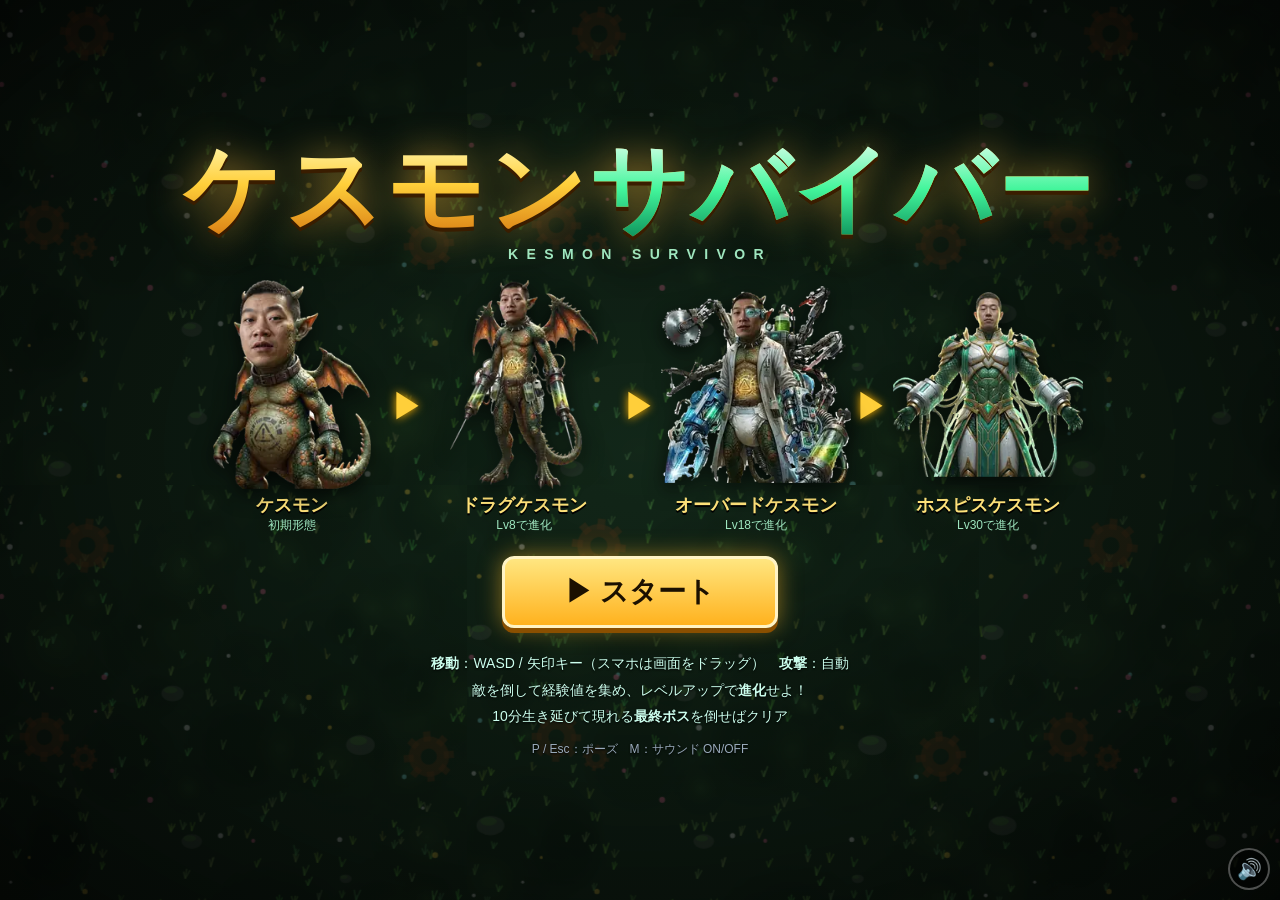
<file: versions/v0.1.0_prototype.html>
<!DOCTYPE html>
<html lang="ja">
<head>
<meta charset="UTF-8">
<meta name="viewport" content="width=device-width,initial-scale=1,maximum-scale=1,user-scalable=no">
<title>ケスモンサバイバー</title>
<style>
* { box-sizing: border-box; margin: 0; padding: 0; }
html, body { width: 100%; height: 100%; overflow: hidden; background: #0b140e; color: #fff;
  font-family: "Hiragino Kaku Gothic ProN", "Yu Gothic UI", "Meiryo", sans-serif;
  user-select: none; -webkit-user-select: none; touch-action: none; }
canvas { display: block; }

.screen { position: fixed; inset: 0; display: flex; align-items: center; justify-content: center;
  z-index: 10; background: radial-gradient(ellipse at center, rgba(10,30,18,.55), rgba(0,0,0,.85)); }
.hidden { display: none !important; }

.title-box { text-align: center; padding: 20px; max-width: 980px; width: 100%; }
.logo { font-size: clamp(42px, 9vw, 96px); font-weight: 900; letter-spacing: .04em; line-height: 1.05;
  background: linear-gradient(180deg, #fff6b0 0%, #ffcf3a 45%, #d77a12 100%);
  -webkit-background-clip: text; background-clip: text; color: transparent;
  filter: drop-shadow(0 4px 0 #3a1d00) drop-shadow(0 0 18px rgba(255,190,60,.55)); }
.logo span { display: inline-block; background: linear-gradient(180deg, #d8ffe9 0%, #42f59b 50%, #0c8f5a 100%);
  -webkit-background-clip: text; background-clip: text; color: transparent; }
.sub { letter-spacing: .6em; color: #9fe7c0; font-weight: 700; margin: 6px 0 18px; font-size: 14px; }

.evo-line { display: flex; align-items: flex-end; justify-content: center; gap: 4px; margin: 6px 0 22px; flex-wrap: nowrap; }
.evo-item { display: flex; flex-direction: column; align-items: center; width: 22%; max-width: 190px; }
.evo-item img { width: 100%; aspect-ratio: 1/1.1; object-fit: contain;
  filter: drop-shadow(0 6px 10px rgba(0,0,0,.7)); animation: bob 2.4s ease-in-out infinite; }
.evo-item:nth-child(3) img { animation-delay: .3s; } .evo-item:nth-child(5) img { animation-delay: .6s; } .evo-item:nth-child(7) img { animation-delay: .9s; }
.evo-item .nm { font-weight: 900; font-size: clamp(12px, 1.8vw, 18px); margin-top: 4px; color: #ffe27a; text-shadow: 0 2px 0 #000; }
.evo-item .lv { font-size: 12px; color: #9fe7c0; }
.evo-arrow { font-size: clamp(18px, 3vw, 34px); color: #ffcf3a; align-self: center; text-shadow: 0 0 10px #ffb300; }
@keyframes bob { 0%,100% { transform: translateY(0); } 50% { transform: translateY(-8px); } }

.btn { font: inherit; font-weight: 900; font-size: 20px; padding: 12px 34px; border-radius: 12px; cursor: pointer;
  color: #1b1000; background: linear-gradient(180deg, #ffe680, #ffb21e); border: 3px solid #fff3c4;
  box-shadow: 0 5px 0 #8a4f00, 0 0 22px rgba(255,190,40,.5); transition: transform .08s; }
.btn:hover { transform: translateY(-2px) scale(1.03); }
.btn:active { transform: translateY(3px); box-shadow: 0 2px 0 #8a4f00; }
.btn.big { font-size: 28px; padding: 14px 60px; }
.btn.ghost { background: rgba(255,255,255,.08); color: #fff; border-color: rgba(255,255,255,.4); box-shadow: none; }
.btns { display: flex; gap: 14px; justify-content: center; margin-top: 18px; }

.howto { margin-top: 22px; color: #cfe; font-size: 14px; line-height: 1.9; text-shadow: 0 1px 2px #000; }
.small { font-size: 12px; color: #9ab; margin-top: 8px; }

.panel { background: linear-gradient(180deg, rgba(20,48,32,.96), rgba(8,22,14,.96)); border: 2px solid #4fd99a;
  border-radius: 18px; padding: 22px 26px; box-shadow: 0 0 40px rgba(60,255,160,.25); text-align: center;
  max-width: 94vw; max-height: 94vh; overflow: auto; }
.panel h2 { font-size: 34px; font-weight: 900; margin-bottom: 14px; color: #ffe27a; text-shadow: 0 3px 0 #5a3000; }
.lvup-title { animation: pulse .8s ease-in-out infinite alternate; }
@keyframes pulse { from { transform: scale(1); } to { transform: scale(1.08); } }

#cards { display: flex; flex-direction: column; gap: 10px; width: min(560px, 88vw); }
.card { display: flex; align-items: center; gap: 14px; text-align: left; padding: 12px 16px; cursor: pointer;
  border-radius: 12px; border: 2px solid rgba(255,255,255,.18); background: rgba(255,255,255,.06);
  color: #fff; font: inherit; transition: all .1s; }
.card:hover, .card.sel { border-color: #ffd34d; background: rgba(255,211,77,.14); transform: translateX(4px); }
.card .ic { font-size: 38px; width: 52px; text-align: center; flex-shrink: 0; }
.card .tx { flex: 1; }
.card .nm { font-weight: 900; font-size: 18px; }
.card .tag { font-size: 12px; font-weight: 900; padding: 2px 8px; border-radius: 6px; margin-left: 8px; background: #2a6; }
.card .tag.new { background: #e5395b; }
.card .tag.pas { background: #3577d6; }
.card .ds { font-size: 13px; color: #cde; margin-top: 3px; }
.card .key { font-size: 12px; color: #9ab; }

#pauseInfo, #resultInfo { font-size: 16px; line-height: 1.9; }
#pauseInfo .wl { display: flex; flex-wrap: wrap; gap: 8px; justify-content: center; margin-top: 8px; }
#pauseInfo .wl span { background: rgba(255,255,255,.08); border-radius: 8px; padding: 4px 10px; font-size: 14px; }
.result-img { height: 180px; filter: drop-shadow(0 6px 12px rgba(0,0,0,.8)); margin-bottom: 8px; }

.mute { position: fixed; right: 10px; bottom: 10px; z-index: 20; width: 42px; height: 42px; border-radius: 50%;
  border: 2px solid rgba(255,255,255,.3); background: rgba(0,0,0,.45); color: #fff; font-size: 20px; cursor: pointer; }

</style>
</head>
<body>
<canvas id="game"></canvas>

<!-- タイトル -->
<div id="title" class="screen">
  <div class="title-box">
    <h1 class="logo">ケスモン<span>サバイバー</span></h1>
    <p class="sub">KESMON SURVIVOR</p>
    <div class="evo-line" id="evoLine"></div>
    <button id="startBtn" class="btn big">▶ スタート</button>
    <div class="howto">
      <p><b>移動</b>：WASD / 矢印キー（スマホは画面をドラッグ）　<b>攻撃</b>：自動</p>
      <p>敵を倒して経験値を集め、レベルアップで<b>進化</b>せよ！</p>
      <p>10分生き延びて現れる<b>最終ボス</b>を倒せばクリア</p>
      <p class="small">P / Esc：ポーズ　M：サウンド ON/OFF</p>
    </div>
  </div>
</div>

<!-- レベルアップ -->
<div id="levelup" class="screen hidden">
  <div class="panel">
    <h2 class="lvup-title">LEVEL UP!</h2>
    <div id="cards"></div>
    <p class="small">クリック または 1〜4キーで選択</p>
  </div>
</div>

<!-- ポーズ -->
<div id="pause" class="screen hidden">
  <div class="panel">
    <h2>PAUSE</h2>
    <div id="pauseInfo"></div>
    <div class="btns">
      <button id="resumeBtn" class="btn">再開</button>
      <button id="quitBtn" class="btn ghost">タイトルへ</button>
    </div>
  </div>
</div>

<!-- リザルト -->
<div id="result" class="screen hidden">
  <div class="panel">
    <h2 id="resultTitle">GAME OVER</h2>
    <img id="resultImg" class="result-img" alt="">
    <div id="resultInfo"></div>
    <div class="btns">
      <button id="retryBtn" class="btn">もう一度</button>
      <button id="toTitleBtn" class="btn ghost">タイトルへ</button>
    </div>
  </div>
</div>

<button id="muteBtn" class="mute" title="サウンド (M)">🔊</button>

<script>
'use strict';
/* =========================================================
   ケスモンサバイバー  -  KESMON SURVIVOR
   ヴァンパイアサバイバー系 自動攻撃サバイバルゲーム
   ========================================================= */
(() => {
const $ = id => document.getElementById(id);
const canvas = $('game');
const ctx = canvas.getContext('2d');
let W = 0, H = 0, DPR = 1;
function resize() {
  DPR = Math.min(window.devicePixelRatio || 1, 2);
  W = innerWidth; H = innerHeight;
  canvas.width = W * DPR; canvas.height = H * DPR;
  canvas.style.width = W + 'px'; canvas.style.height = H + 'px';
  ctx.setTransform(DPR, 0, 0, DPR, 0, 0);
}
addEventListener('resize', resize); resize();

const rand = (a, b) => a + Math.random() * (b - a);
const TAU = Math.PI * 2;
const fmtTime = s => `${String(Math.floor(s / 60)).padStart(2, '0')}:${String(Math.floor(s % 60)).padStart(2, '0')}`;

/* ---------------- 進化フォーム（添付画像の順） ---------------- */
const FORMS = [
  { name: 'ケスモン',         title: '幼体',   lv: 1,  size: 74,  weapon: 'fireball', color: '#ffb347' },
  { name: 'ドラグケスモン',   title: '成長体', lv: 8,  size: 88,  weapon: 'tail',     color: '#9cff57' },
  { name: 'オーバードケスモン', title: '改造体', lv: 18, size: 96,  weapon: 'saw',      color: '#5fd6ff' },
  { name: 'ホスピスケスモン', title: '究極体', lv: 30, size: 110, weapon: 'aura',     color: '#7dffc4' },
];
const FORM_IMG = [], FORM_WHITE = [];

function circleCrop(img) {
  const s = Math.min(img.width, img.height);
  const c = document.createElement('canvas'); c.width = c.height = s;
  const g = c.getContext('2d');
  g.beginPath(); g.arc(s / 2, s / 2, s / 2, 0, TAU); g.clip();
  g.drawImage(img, (img.width - s) / 2, (img.height - s) / 2, s, s, 0, 0, s, s);
  return c;
}
function whiteSilhouette(img) {
  const c = document.createElement('canvas'); c.width = img.width; c.height = img.height;
  const g = c.getContext('2d');
  g.drawImage(img, 0, 0);
  g.globalCompositeOperation = 'source-in';
  g.fillStyle = '#fff'; g.fillRect(0, 0, c.width, c.height);
  return c;
}
function loadForm(i) {
  return new Promise(res => {
    const im = new Image();
    im.onload = () => res(trimImage(im));
    im.onerror = () => {
      const j = new Image();
      j.onload = () => res(circleCrop(j));
      j.onerror = () => res(null);
      j.src = `img/raw${i + 1}.jpg`;
    };
    im.src = EMBEDDED_IMGS[i];
  });
}
const EMBEDDED_IMGS = [
  '[data-uri]',
  '[data-uri]',
  '[data-uri]',
  '[data-uri]'
];
function formSrc(i) { return EMBEDDED_IMGS[i]; }
// 透明な余白を自動トリム（file:// で読み込み制限がある場合はそのまま使う）
function trimImage(img) {
  try {
    const c = document.createElement('canvas'); c.width = img.width; c.height = img.height;
    const g = c.getContext('2d'); g.drawImage(img, 0, 0);
    const d = g.getImageData(0, 0, c.width, c.height).data;
    let x0 = c.width, y0 = c.height, x1 = -1, y1 = -1;
    for (let y = 0; y < c.height; y++) for (let x = 0; x < c.width; x++) {
      if (d[(y * c.width + x) * 4 + 3] > 16) { if (x < x0) x0 = x; if (x > x1) x1 = x; if (y < y0) y0 = y; if (y > y1) y1 = y; }
    }
    if (x1 < 0) return img;
    const o = document.createElement('canvas'); o.width = x1 - x0 + 1; o.height = y1 - y0 + 1;
    o.getContext('2d').drawImage(c, x0, y0, o.width, o.height, 0, 0, o.width, o.height);
    return o;
  } catch (e) { return img; }
}
// ステージ背景画像（img/bg.png または img/bg.jpg があれば使用）
let BG_IMG = null;
function loadBg() {
  return new Promise(res => {
    const a = new Image();
    a.onload = () => { BG_IMG = a; res(); };
    a.onerror = () => { const b = new Image(); b.onload = () => { BG_IMG = b; res(); }; b.onerror = () => res(); b.src = 'img/bg.jpg'; };
    a.src = 'img/bg.png';
  });
}

/* ---------------- サウンド ---------------- */
const AC = { ctx: null, master: null, muted: false };
function audioInit() {
  if (AC.ctx) { if (AC.ctx.state === 'suspended') AC.ctx.resume(); return; }
  try {
    AC.ctx = new (window.AudioContext || window.webkitAudioContext)();
    AC.master = AC.ctx.createGain(); AC.master.gain.value = 0.3;
    AC.master.connect(AC.ctx.destination);
  } catch (e) { /* no audio */ }
}
function tone(freq, dur, type = 'square', vol = 0.2, slide = 0, delay = 0) {
  if (!AC.ctx || AC.muted) return;
  const t = AC.ctx.currentTime + Math.max(0, delay);
  const o = AC.ctx.createOscillator(), g = AC.ctx.createGain();
  o.type = type; o.frequency.setValueAtTime(freq, t);
  if (slide) o.frequency.exponentialRampToValueAtTime(Math.max(30, freq + slide), t + dur);
  g.gain.setValueAtTime(vol, t);
  g.gain.exponentialRampToValueAtTime(0.0001, t + dur);
  o.connect(g); g.connect(AC.master); o.start(t); o.stop(t + dur + 0.03);
}
function noise(dur, vol = 0.2, delay = 0) {
  if (!AC.ctx || AC.muted) return;
  const t = AC.ctx.currentTime + delay;
  const len = Math.floor(AC.ctx.sampleRate * dur);
  const buf = AC.ctx.createBuffer(1, len, AC.ctx.sampleRate);
  const d = buf.getChannelData(0);
  for (let i = 0; i < len; i++) d[i] = (Math.random() * 2 - 1) * (1 - i / len);
  const s = AC.ctx.createBufferSource(); s.buffer = buf;
  const g = AC.ctx.createGain(); g.gain.value = vol;
  s.connect(g); g.connect(AC.master); s.start(t);
}
const sfxLast = {};
function sfx(name) {
  const now = performance.now();
  const gap = { hit: 45, gem: 35, shoot: 60, zap: 80 }[name] || 30;
  if (sfxLast[name] && now - sfxLast[name] < gap) return;
  sfxLast[name] = now;
  switch (name) {
    case 'shoot': tone(520, 0.08, 'square', 0.05, -300); break;
    case 'hit': tone(180, 0.06, 'square', 0.05, -80); break;
    case 'gem': tone(1200 + Math.random() * 300, 0.06, 'sine', 0.07, 400); break;
    case 'hurt': tone(140, 0.2, 'sawtooth', 0.15, -90); break;
    case 'zap': noise(0.18, 0.12); tone(900, 0.15, 'sawtooth', 0.06, -700); break;
    case 'beam': tone(300, 0.3, 'sawtooth', 0.08, 900); break;
    case 'kill': tone(320, 0.07, 'triangle', 0.06, -200); break;
    case 'boom': noise(0.5, 0.3); tone(90, 0.5, 'sine', 0.3, -50); break;
    case 'heal': [660, 880, 1100].forEach((f, i) => tone(f, 0.12, 'sine', 0.12, 0, i * 0.07)); break;
    case 'levelup': [523, 659, 784, 1047].forEach((f, i) => tone(f, 0.16, 'square', 0.09, 0, i * 0.07)); break;
    case 'select': tone(880, 0.08, 'square', 0.08); break;
    case 'warning': for (let i = 0; i < 3; i++) tone(440, 0.25, 'sawtooth', 0.12, -100, i * 0.35); break;
    case 'evoFlash': tone(600 + Math.random() * 600, 0.05, 'sine', 0.06); break;
    case 'evolve': {
      const m = [523, 659, 784, 1047, 784, 1047, 1319, 1568];
      m.forEach((f, i) => tone(f, 0.22, 'square', 0.1, 0, i * 0.11));
      tone(130, 1.2, 'triangle', 0.25, 0, 0); break;
    }
    case 'over': [392, 330, 262, 196].forEach((f, i) => tone(f, 0.35, 'triangle', 0.18, 0, i * 0.25)); break;
    case 'clear': [523, 659, 784, 1047, 1319, 1568, 2093].forEach((f, i) => tone(f, 0.3, 'square', 0.1, 0, i * 0.12)); break;
  }
}
// BGM（簡易チップチューン）
const BGM = { timer: null, step: 0, next: 0 };
const midi = n => 440 * Math.pow(2, (n - 69) / 12);
const PROG = [[45, 52, 57, 60], [41, 48, 53, 57], [43, 50, 55, 59], [40, 47, 52, 56]];
function bgmStart() {
  if (!AC.ctx || BGM.timer) return;
  BGM.next = AC.ctx.currentTime + 0.1; BGM.step = 0;
  BGM.timer = setInterval(() => {
    if (!AC.ctx) return;
    const playing = S && (S.state === 'play');
    while (BGM.next < AC.ctx.currentTime + 0.25) {
      const s = BGM.step, d = BGM.next - AC.ctx.currentTime;
      if (playing && !AC.muted) {
        const ch = PROG[Math.floor(s / 16) % 4];
        if (s % 2 === 0) tone(midi(ch[0] - 12), 0.2, 'triangle', 0.16, 0, d);
        tone(midi(ch[s % 4] + 12), 0.09, 'square', 0.025, 0, d);
        if (s % 4 === 0) noise(0.04, 0.05, d);
        if (s % 8 === 4) noise(0.1, 0.07, d);
      }
      BGM.step++; BGM.next += 0.13;
    }
  }, 50);
}

/* ---------------- 入力 ---------------- */
const keys = {};
const joy = { active: false, id: null, ox: 0, oy: 0, x: 0, y: 0 };
addEventListener('keydown', e => {
  keys[e.code] = true;
  if (e.code === 'KeyM') toggleMute();
  if ((e.code === 'Escape' || e.code === 'KeyP') && S) {
    if (S.state === 'play') pauseGame(); else if (S.state === 'pause') resumeGame();
  }
  if (S && S.state === 'levelup') {
    const n = parseInt(e.key, 10);
    if (n >= 1 && n <= S.choices.length) chooseCard(n - 1);
  }
  if (S && S.state === 'evolve' && S.evo.t > 3.6 && (e.code === 'Space' || e.code === 'Enter')) finishEvolution();
  if (e.code.startsWith('Arrow') || e.code === 'Space') e.preventDefault();
});
addEventListener('keyup', e => { keys[e.code] = false; });
canvas.addEventListener('pointerdown', e => {
  if (S && S.state === 'evolve' && S.evo.t > 3.6) { finishEvolution(); return; }
  if (e.pointerType === 'mouse') return;
  joy.active = true; joy.id = e.pointerId; joy.ox = joy.x = e.clientX; joy.oy = joy.y = e.clientY;
});
canvas.addEventListener('pointermove', e => { if (joy.active && e.pointerId === joy.id) { joy.x = e.clientX; joy.y = e.clientY; } });
const joyEnd = e => { if (e.pointerId === joy.id) { joy.active = false; joy.id = null; } };
canvas.addEventListener('pointerup', joyEnd); canvas.addEventListener('pointercancel', joyEnd);
document.addEventListener('visibilitychange', () => { if (document.hidden && S && S.state === 'play') pauseGame(); });

function toggleMute() {
  AC.muted = !AC.muted;
  $('muteBtn').textContent = AC.muted ? '🔇' : '🔊';
}
$('muteBtn').onclick = () => { audioInit(); toggleMute(); };

/* ---------------- 敵定義 ---------------- */
const ETYPES = {
  slime:  { name: 'スライム', hp: 15,    speed: 52, dmg: 6,  r: 14, xp: 1 },
  bat:    { name: 'コウモリ', hp: 11,    speed: 92, dmg: 5,  r: 12, xp: 1 },
  ghost:  { name: 'ゴースト', hp: 32,    speed: 68, dmg: 8,  r: 16, xp: 2 },
  gear:   { name: 'ギアボット', hp: 58,  speed: 48, dmg: 11, r: 18, xp: 3 },
  knight: { name: 'リザードナイト', hp: 100, speed: 64, dmg: 14, r: 19, xp: 5 },
  golem:  { name: '苔ゴーレム', hp: 230, speed: 38, dmg: 18, r: 30, xp: 9 },
  boss:   { name: 'スチームゴーレム', hp: 2800, speed: 62, dmg: 24, r: 54, xp: 80, boss: true },
  fboss:  { name: '機皇帝メカイザー', hp: 32000, speed: 58, dmg: 35, r: 72, xp: 0, boss: true },
};
const ESPR = {};
function makeEnemySprite(type) {
  const r = ETYPES[type].r;
  const s = Math.ceil(r * 3);
  const c = document.createElement('canvas'); c.width = c.height = s;
  const g = c.getContext('2d');
  g.translate(s / 2, s / 2);
  const eyes = (ex, ey, er, col = '#fff', pup = '#111') => {
    for (const sx of [-1, 1]) {
      g.fillStyle = col; g.beginPath(); g.arc(sx * ex, ey, er, 0, TAU); g.fill();
      g.fillStyle = pup; g.beginPath(); g.arc(sx * ex, ey + er * 0.2, er * 0.5, 0, TAU); g.fill();
    }
  };
  const glowEyes = (ex, ey, er, col) => {
    g.shadowColor = col; g.shadowBlur = er * 3; g.fillStyle = col;
    for (const sx of [-1, 1]) { g.beginPath(); g.arc(sx * ex, ey, er, 0, TAU); g.fill(); }
    g.shadowBlur = 0;
  };
  let grd;
  switch (type) {
    case 'slime':
      grd = g.createRadialGradient(-r * .3, -r * .4, 2, 0, 0, r * 1.3);
      grd.addColorStop(0, '#c8ff8a'); grd.addColorStop(1, '#2f9e3a');
      g.fillStyle = grd; g.beginPath();
      g.moveTo(-r * 1.1, r * .7); g.quadraticCurveTo(-r * 1.15, -r * 1.1, 0, -r * 1.1);
      g.quadraticCurveTo(r * 1.15, -r * 1.1, r * 1.1, r * .7); g.closePath(); g.fill();
      g.strokeStyle = '#1b5e20'; g.lineWidth = 2; g.stroke();
      g.fillStyle = 'rgba(255,255,255,.6)'; g.beginPath(); g.ellipse(-r * .4, -r * .55, r * .25, r * .15, -.5, 0, TAU); g.fill();
      eyes(r * .35, -r * .1, r * .22);
      break;
    case 'bat':
      g.fillStyle = '#5b2a86';
      for (const sx of [-1, 1]) {
        g.beginPath(); g.moveTo(sx * r * .3, -r * .2);
        g.lineTo(sx * r * 1.4, -r * .8); g.lineTo(sx * r * 1.2, 0); g.lineTo(sx * r * 1.4, r * .3);
        g.lineTo(sx * r * .9, r * .2); g.lineTo(sx * r * .3, r * .4); g.closePath(); g.fill();
      }
      g.fillStyle = '#3d1a5c'; g.beginPath(); g.arc(0, 0, r * .6, 0, TAU); g.fill();
      g.beginPath(); g.moveTo(-r * .45, -r * .4); g.lineTo(-r * .3, -r * .95); g.lineTo(-r * .1, -r * .5); g.fill();
      g.beginPath(); g.moveTo(r * .45, -r * .4); g.lineTo(r * .3, -r * .95); g.lineTo(r * .1, -r * .5); g.fill();
      glowEyes(r * .22, -r * .1, r * .13, '#ff3355');
      break;
    case 'ghost':
      grd = g.createLinearGradient(0, -r, 0, r);
      grd.addColorStop(0, 'rgba(230,245,255,.95)'); grd.addColorStop(1, 'rgba(120,170,255,.6)');
      g.fillStyle = grd; g.beginPath();
      g.arc(0, -r * .2, r * .9, Math.PI, 0);
      g.lineTo(r * .9, r * .9);
      for (let i = 0; i < 4; i++) g.quadraticCurveTo(r * .9 - (i + .5) * r * .45, r * (i % 2 ? .9 : .5), r * .9 - (i + 1) * r * .45, r * .9);
      g.closePath(); g.fill();
      g.fillStyle = '#123'; g.beginPath(); g.ellipse(-r * .3, -r * .25, r * .14, r * .22, 0, 0, TAU); g.ellipse(r * .3, -r * .25, r * .14, r * .22, 0, 0, TAU); g.fill();
      g.beginPath(); g.ellipse(0, r * .2, r * .15, r * .2, 0, 0, TAU); g.fill();
      break;
    case 'gear': {
      g.fillStyle = '#7d858c';
      for (let i = 0; i < 8; i++) { g.save(); g.rotate(i * TAU / 8); g.fillRect(-r * .2, -r * 1.15, r * .4, r * .5); g.restore(); }
      grd = g.createRadialGradient(-r * .3, -r * .3, 2, 0, 0, r);
      grd.addColorStop(0, '#d5dbe0'); grd.addColorStop(1, '#59626b');
      g.fillStyle = grd; g.beginPath(); g.arc(0, 0, r * .85, 0, TAU); g.fill();
      g.strokeStyle = '#3b4249'; g.lineWidth = 2; g.stroke();
      g.fillStyle = '#222'; g.beginPath(); g.arc(0, 0, r * .42, 0, TAU); g.fill();
      g.shadowColor = '#ff2a2a'; g.shadowBlur = 10; g.fillStyle = '#ff3b3b';
      g.beginPath(); g.arc(0, 0, r * .25, 0, TAU); g.fill(); g.shadowBlur = 0;
      break;
    }
    case 'knight':
      g.fillStyle = '#3c6b2a'; g.beginPath(); g.ellipse(0, r * .35, r * .75, r * .65, 0, 0, TAU); g.fill();
      grd = g.createRadialGradient(-r * .2, -r * .5, 2, 0, -r * .2, r);
      grd.addColorStop(0, '#d7a24a'); grd.addColorStop(1, '#7a4a12');
      g.fillStyle = grd; g.beginPath(); g.arc(0, -r * .25, r * .7, 0, TAU); g.fill();
      g.fillStyle = '#e8e2d0';
      for (const sx of [-1, 1]) { g.beginPath(); g.moveTo(sx * r * .5, -r * .7); g.lineTo(sx * r * 1.05, -r * 1.25); g.lineTo(sx * r * .7, -r * .45); g.fill(); }
      g.fillStyle = '#222'; g.fillRect(-r * .5, -r * .35, r, r * .22);
      glowEyes(r * .25, -r * .24, r * .09, '#ffea00');
      g.fillStyle = '#aab'; g.fillRect(r * .75, -r * .6, r * .14, r * 1.5);
      break;
    case 'golem':
      grd = g.createRadialGradient(-r * .3, -r * .4, 4, 0, 0, r * 1.2);
      grd.addColorStop(0, '#9b8a73'); grd.addColorStop(1, '#4a3d2e');
      g.fillStyle = grd; g.beginPath();
      const pts = 10;
      for (let i = 0; i < pts; i++) { const a = i / pts * TAU, rr = r * (0.85 + ((i * 37) % 7) / 30); g.lineTo(Math.cos(a) * rr, Math.sin(a) * rr); }
      g.closePath(); g.fill(); g.strokeStyle = '#2d241a'; g.lineWidth = 3; g.stroke();
      g.fillStyle = '#4caf50';
      for (let i = 0; i < 6; i++) { g.beginPath(); g.arc(Math.cos(i * 1.7) * r * .6, -r * .5 + Math.sin(i * 2.3) * r * .25, r * .16, 0, TAU); g.fill(); }
      glowEyes(r * .3, -r * .05, r * .12, '#33e0ff');
      g.strokeStyle = '#2d241a'; g.lineWidth = 2; g.beginPath(); g.moveTo(-r * .3, r * .35); g.lineTo(r * .3, r * .35); g.stroke();
      break;
    case 'boss':
    case 'fboss': {
      const fin = type === 'fboss';
      g.fillStyle = fin ? '#2a0d3d' : '#3a1f12';
      for (let i = 0; i < 12; i++) { g.save(); g.rotate(i * TAU / 12); g.beginPath(); g.moveTo(-r * .15, -r * .8); g.lineTo(0, -r * 1.35); g.lineTo(r * .15, -r * .8); g.fill(); g.restore(); }
      grd = g.createRadialGradient(-r * .3, -r * .3, 5, 0, 0, r);
      if (fin) { grd.addColorStop(0, '#8a5cff'); grd.addColorStop(1, '#1a0630'); }
      else { grd.addColorStop(0, '#c0703a'); grd.addColorStop(1, '#3d1a08'); }
      g.fillStyle = grd; g.beginPath(); g.arc(0, 0, r * .95, 0, TAU); g.fill();
      g.strokeStyle = fin ? '#ffd54a' : '#d9a441'; g.lineWidth = 4; g.stroke();
      for (let i = 0; i < 8; i++) { const a = i * TAU / 8; g.fillStyle = fin ? '#ffd54a' : '#c9b38a'; g.beginPath(); g.arc(Math.cos(a) * r * .78, Math.sin(a) * r * .78, r * .06, 0, TAU); g.fill(); }
      if (fin) {
        g.fillStyle = '#ffd54a';
        for (const sx of [-1, 1]) { g.beginPath(); g.moveTo(sx * r * .35, -r * .7); g.quadraticCurveTo(sx * r * 1.1, -r * 1.2, sx * r * .9, -r * 1.6); g.quadraticCurveTo(sx * r * .7, -r * 1.0, sx * r * .15, -r * .75); g.fill(); }
      }
      g.fillStyle = '#111'; g.beginPath(); g.arc(0, -r * .05, r * .45, 0, TAU); g.fill();
      g.shadowColor = fin ? '#ff2bd6' : '#ff3b1f'; g.shadowBlur = 25;
      g.fillStyle = fin ? '#ff6ae6' : '#ff5a2a'; g.beginPath(); g.arc(0, -r * .05, r * .28, 0, TAU); g.fill();
      g.fillStyle = '#fff'; g.beginPath(); g.arc(-r * .08, -r * .13, r * .08, 0, TAU); g.fill();
      g.shadowBlur = 0;
      g.fillStyle = '#ddd';
      for (let i = -3; i <= 3; i++) { g.beginPath(); g.moveTo(i * r * .1 - r * .05, r * .5); g.lineTo(i * r * .1, r * .68); g.lineTo(i * r * .1 + r * .05, r * .5); g.fill(); }
      break;
    }
  }
  ESPR[type] = { img: c, white: whiteSilhouette(c), s };
}
Object.keys(ETYPES).forEach(makeEnemySprite);

/* ---------------- 背景タイル ---------------- */
const BG = (() => {
  const s = 512, c = document.createElement('canvas'); c.width = c.height = s;
  const g = c.getContext('2d');
  g.fillStyle = '#1d3322'; g.fillRect(0, 0, s, s);
  let seed = 7; const rnd = () => (seed = (seed * 16807) % 2147483647) / 2147483647;
  for (let i = 0; i < 60; i++) { // 苔のまだら
    const x = rnd() * s, y = rnd() * s, r = 20 + rnd() * 60;
    const grd = g.createRadialGradient(x, y, 0, x, y, r);
    grd.addColorStop(0, rnd() > .5 ? 'rgba(60,100,50,.35)' : 'rgba(20,40,25,.4)'); grd.addColorStop(1, 'rgba(0,0,0,0)');
    g.fillStyle = grd; g.fillRect(x - r, y - r, r * 2, r * 2);
  }
  for (let i = 0; i < 260; i++) { // 草
    const x = rnd() * s, y = rnd() * s;
    g.strokeStyle = `rgba(${80 + rnd() * 60},${140 + rnd() * 70},${60 + rnd() * 40},.55)`; g.lineWidth = 1.5;
    for (let k = 0; k < 3; k++) { g.beginPath(); g.moveTo(x, y); g.lineTo(x + (k - 1) * 3 + rnd() * 2, y - 5 - rnd() * 6); g.stroke(); }
  }
  for (let i = 0; i < 10; i++) { // 石
    const x = rnd() * s, y = rnd() * s, r = 5 + rnd() * 10;
    g.fillStyle = 'rgba(90,100,90,.6)'; g.beginPath(); g.ellipse(x, y, r, r * .7, 0, 0, TAU); g.fill();
    g.fillStyle = 'rgba(80,140,60,.5)'; g.beginPath(); g.ellipse(x - 2, y - r * .3, r * .6, r * .3, 0, 0, TAU); g.fill();
  }
  for (let i = 0; i < 4; i++) { // 錆びた歯車
    const x = rnd() * s, y = rnd() * s, r = 10 + rnd() * 12;
    g.save(); g.translate(x, y); g.rotate(rnd() * 3); g.fillStyle = 'rgba(120,70,35,.55)';
    for (let k = 0; k < 8; k++) { g.save(); g.rotate(k * TAU / 8); g.fillRect(-r * .18, -r * 1.25, r * .36, r * .5); g.restore(); }
    g.beginPath(); g.arc(0, 0, r, 0, TAU); g.fill();
    g.fillStyle = '#1d3322'; g.beginPath(); g.arc(0, 0, r * .4, 0, TAU); g.fill(); g.restore();
  }
  for (let i = 0; i < 40; i++) { // 花・光る胞子
    const x = rnd() * s, y = rnd() * s;
    g.fillStyle = ['#ffd84a', '#ff7aa8', '#9ff', '#fff'][Math.floor(rnd() * 4)];
    g.globalAlpha = .7; g.beginPath(); g.arc(x, y, 1.5 + rnd() * 1.5, 0, TAU); g.fill(); g.globalAlpha = 1;
  }
  return { c, s, pat: ctx.createPattern(c, 'repeat') };
})();

/* ---------------- 武器 ---------------- */
const STAT_LABEL = { dmg: 'ダメージ', n: '数', pierce: '貫通', cd: '間隔', area: '範囲', dur: '持続', spd: '回転速度' };
const WEAPONS = {
  fireball: { name: '火炎ブレス弾', icon: '🔥', stage: 0, max: 8, desc: '近くの敵へ火の玉を吐く',
    stats: lv => ({ dmg: 11 + lv * 3.5, n: 1 + Math.floor(lv / 2), pierce: 1 + Math.floor(lv / 3), cd: Math.max(0.55, 1.15 - lv * 0.05) }) },
  tail: { name: '竜尾スラッシュ', icon: '🦎', stage: 0, max: 8, desc: '自分の周囲を一周する円形の弧で敵を薙ぎ払う',
    stats: lv => ({ dmg: 22 + lv * 10, area: 115, cd: Math.max(1.2, 2.8 - lv * 0.18) }) },
  syringe: { name: '毒液シリンジ', icon: '💉', stage: 0, max: 8, evoOnly: true, desc: '注射器を投げ、毒沼を作る（進化ごとにLv+2）',
    stats: lv => ({ dmg: 7 + lv * 3.5, n: 1 + Math.floor(lv / 3), area: 42 + lv * 5, dur: 2.8 + lv * 0.25, cd: Math.max(0.85, 1.85 - lv * 0.08) }) },
  saw: { name: '回転メカソー', icon: '⚙️', stage: 1, max: 8, desc: '丸ノコが周囲を回り続け敵を切り刻む',
    stats: lv => ({ dmg: 11 + lv * 5, n: 1 + Math.floor((lv + 1) / 2), area: 80 + lv * 5, spd: 3.4 + lv * 0.2 }) },
  laser: { name: 'メカアームレーザー', icon: '🔫', stage: 2, max: 8, desc: '極太の貫通レーザーを発射',
    stats: lv => ({ dmg: 32 + lv * 12, n: lv >= 6 ? 4 : lv >= 3 ? 2 : 1, area: 16 + lv * 2.5, cd: Math.max(0.9, 2.1 - lv * 0.1) }) },
  aura: { name: '聖光オーラ', icon: '✨', stage: 3, max: 8, desc: '周囲の敵を絶えず焼き、鈍足にする',
    stats: lv => ({ dmg: 9 + lv * 5, area: 88 + lv * 10 }) },
  lightning: { name: '天罰の雷', icon: '⚡', stage: 2, max: 8, desc: 'ランダムな敵に落雷を落とす',
    stats: lv => ({ dmg: 40 + lv * 14, n: 1 + Math.floor((lv + 1) / 2), area: 55 + lv * 5, cd: Math.max(0.8, 1.95 - lv * 0.1) }) },
};
const PASSIVES = {
  might:  { name: '闘争本能', icon: '💪', max: 5, desc: '攻撃力 +12%' },
  cd:     { name: '加速装置', icon: '⏱️', max: 5, desc: '攻撃間隔 -8%' },
  speed:  { name: '俊足の鱗', icon: '👟', max: 5, desc: '移動速度 +10%' },
  hp:     { name: '強靭な肉体', icon: '❤️', max: 5, desc: '最大HP +25' },
  magnet: { name: '吸引の首輪', icon: '🧲', max: 5, desc: '回収範囲 +35%' },
  regen:  { name: '再生細胞', icon: '💚', max: 5, desc: 'HP自動回復 +0.8/秒' },
  area:   { name: '巨大化薬', icon: '🌀', max: 5, desc: '攻撃範囲 +12%' },
  armor:  { name: '硬質装甲', icon: '🛡️', max: 5, desc: '被ダメージ -2' },
};

/* ---------------- ゲーム状態 ---------------- */
let S = null;
let P = null;
const xpFor = l => Math.floor(12 + l * 8 + Math.pow(l, 1.85));

function newGame() {
  S = {
    state: 'play', t: 0, kills: 0, level: 1, xp: 0, xpNext: xpFor(1), stage: 0,
    weapons: [], passives: { regen: 1 }, enemies: [], projs: [], ebullets: [], gems: [], pickups: [],
    effects: [], parts: [], texts: [], puddles: [],
    spawnAcc: 0, bossFlags: {}, pendingLevels: 0, shake: 0, banner: null, evo: null, choices: [],
    finalBoss: null, cam: { x: 0, y: 0 },
  };
  P = S.player = { x: 0, y: 0, hp: 100, maxHp: 100, r: 20, fx: 1, fy: 0, face: 1, hurt: 0, moving: false, anim: 0 };
  recalcStats();
  P.hp = P.maxHp;
  const fb = addWeapon('fireball');
  fb.lv = 2;
  addWeapon('syringe');
}
function pl(id) { return S.passives[id] || 0; }
function recalcStats() {
  const st = S.stage;
  const oldMax = P.maxHp;
  P.might = (1 + st * 0.15) * (1 + 0.12 * pl('might'));
  P.cd = 1 - 0.08 * pl('cd');
  P.speed = (155 + st * 8) * (1 + 0.1 * pl('speed'));
  P.maxHp = 100 + st * 30 + 25 * pl('hp');
  P.magnet = 80 * (1 + 0.35 * pl('magnet'));
  P.regen = 0.8 * pl('regen') + (st >= 3 ? 1.0 : 0);
  P.area = 1 + 0.12 * pl('area');
  P.armor = pl('armor') * 2;
  P.r = FORMS[st].size * 0.25;
  if (P.maxHp > oldMax) P.hp += P.maxHp - oldMax;
  P.hp = Math.min(P.hp, P.maxHp);
}
function hasWeapon(id) { return S.weapons.find(w => w.id === id); }
function addWeapon(id) {
  const w = hasWeapon(id);
  if (w) { w.lv = Math.min(WEAPONS[id].max, w.lv + 1); return w; }
  const nw = { id, lv: 1, t: 0.3, ang: 0, tick: 0 };
  S.weapons.push(nw); return nw;
}

/* ---------------- 空間グリッド ---------------- */
const CELL = 64;
const grid = new Map();
const gkey = (cx, cy) => (cx + 50000) * 100000 + (cy + 50000);
function buildGrid() {
  grid.clear();
  for (const e of S.enemies) {
    const k = gkey(Math.floor(e.x / CELL), Math.floor(e.y / CELL));
    let a = grid.get(k); if (!a) { a = []; grid.set(k, a); } a.push(e);
  }
}
function query(x, y, r, cb) {
  r += 75;
  const x0 = Math.floor((x - r) / CELL), x1 = Math.floor((x + r) / CELL);
  const y0 = Math.floor((y - r) / CELL), y1 = Math.floor((y + r) / CELL);
  for (let cx = x0; cx <= x1; cx++) for (let cy = y0; cy <= y1; cy++) {
    const a = grid.get(gkey(cx, cy));
    if (a) for (let i = 0; i < a.length; i++) if (!a[i].dead) cb(a[i]);
  }
}
function enemiesInCircle(x, y, r, cb) {
  query(x, y, r, e => { const dx = e.x - x, dy = e.y - y, rr = r + e.r; if (dx * dx + dy * dy < rr * rr) cb(e); });
}
function nearestEnemies(n, maxD = 650) {
  const arr = [];
  const md2 = maxD * maxD;
  for (const e of S.enemies) {
    if (e.dead) continue;
    const d2 = (e.x - P.x) ** 2 + (e.y - P.y) ** 2;
    if (d2 < md2) arr.push([d2, e]);
  }
  arr.sort((a, b) => a[0] - b[0]);
  return arr.slice(0, n).map(a => a[1]);
}

/* ---------------- エフェクト ---------------- */
function addText(x, y, txt, col = '#fff', size = 14) {
  if (S.texts.length > 90) S.texts.shift();
  S.texts.push({ x: x + rand(-6, 6), y, txt, col, size, life: 0.7 });
}
function burst(x, y, col, n = 8, sp = 140) {
  for (let i = 0; i < n; i++) {
    if (S.parts.length > 400) S.parts.shift();
    const a = Math.random() * TAU, v = rand(sp * .3, sp);
    S.parts.push({ x, y, vx: Math.cos(a) * v, vy: Math.sin(a) * v, life: rand(.3, .6), max: .6, col, r: rand(1.5, 3.5) });
  }
}

/* ---------------- ダメージ処理 ---------------- */
function hurtEnemy(e, dmg, kx = 0, ky = 0) {
  if (e.dead) return;
  dmg *= P.might * rand(0.9, 1.1);
  const crit = Math.random() < 0.08;
  if (crit) dmg *= 2;
  e.hp -= dmg; e.flash = 0.09;
  if (!e.boss) { e.kx += kx; e.ky += ky; }
  addText(e.x, e.y - e.r, Math.round(dmg), crit ? '#ffdd33' : '#fff', crit ? 19 : 14);
  sfx('hit');
  if (e.hp <= 0) killEnemy(e);
}
function killEnemy(e) {
  e.dead = true; S.kills++;
  burst(e.x, e.y, e.boss ? '#ffb347' : '#b6ff9a', e.boss ? 40 : 7, e.boss ? 300 : 140);
  sfx(e.boss ? 'boom' : 'kill');
  if (e.type === 'fboss') { S.shake = 25; setTimeout(() => endGame(true), 1200); return; }
  if (e.boss) {
    S.shake = 16;
    for (let i = 0; i < 20; i++) dropGem(e.x + rand(-60, 60), e.y + rand(-60, 60), Math.ceil(e.xp / 20));
    S.pickups.push({ x: e.x, y: e.y, kind: 'meat' });
    S.pickups.push({ x: e.x + 30, y: e.y, kind: 'magnet' });
    return;
  }
  dropGem(e.x, e.y, e.xp);
  const r = Math.random();
  if (r < 0.0088) S.pickups.push({ x: e.x, y: e.y, kind: 'meat' });
  else if (r < 0.0108) S.pickups.push({ x: e.x, y: e.y, kind: 'magnet' });
}
function dropGem(x, y, v) {
  if (S.gems.length > 500) {
    const g = S.gems[Math.floor(Math.random() * S.gems.length)]; g.v += v; return;
  }
  S.gems.push({ x, y, v, mag: false, sp: 0 });
}
function damagePlayer(d) {
  if (P.hurt > 0 || S.state !== 'play') return;
  d = Math.max(1, d - P.armor);
  P.hp -= d; P.hurt = 0.45; S.shake = Math.max(S.shake, 6);
  addText(P.x, P.y - 40, '-' + Math.round(d), '#ff5566', 18);
  sfx('hurt');
  if (P.hp <= 0) { P.hp = 0; endGame(false); }
}

/* ---------------- 武器の更新 ---------------- */
function updateWeapons(dt) {
  for (const w of S.weapons) {
    const st = WEAPONS[w.id].stats(w.lv);
    w.t -= dt;
    switch (w.id) {
      case 'fireball':
        if (w.t <= 0) {
          w.t = st.cd * P.cd;
          const targets = nearestEnemies(st.n);
          for (let i = 0; i < st.n; i++) {
            const tg = targets[i] || targets[0];
            let a = tg ? Math.atan2(tg.y - P.y, tg.x - P.x) : Math.atan2(P.fy, P.fx) + (i - (st.n - 1) / 2) * 0.25;
            if (tg && !targets[i]) a += (i - (st.n - 1) / 2) * 0.22;
            S.projs.push({ kind: 'fire', x: P.x, y: P.y - 10, vx: Math.cos(a) * 430, vy: Math.sin(a) * 430, r: 9 * P.area, dmg: st.dmg, pierce: st.pierce, life: 1.5, hits: new Set() });
          }
          sfx('shoot');
        }
        break;
      case 'tail':
        if (w.t <= 0) {
          w.t = st.cd * P.cd;
          const r = st.area * P.area;
          enemiesInCircle(P.x, P.y, r, e => {
            const a = Math.atan2(e.y - P.y, e.x - P.x);
            hurtEnemy(e, st.dmg, Math.cos(a) * 320, Math.sin(a) * 320);
          });
          S.effects.push({ kind: 'slash', x: P.x, y: P.y, r, dir: P.face, life: 0.28, max: 0.28, follow: true });
          tone(220, 0.16, 'sawtooth', 0.06, -120);
          noise(0.12, 0.05);
        }
        break;
      case 'syringe':
        if (w.t <= 0) {
          w.t = st.cd * P.cd;
          const targets = nearestEnemies(st.n, 420);
          for (let i = 0; i < st.n; i++) {
            let tx, ty;
            if (targets[i]) { tx = targets[i].x; ty = targets[i].y; }
            else { const a = Math.random() * TAU, r = rand(80, 220); tx = P.x + Math.cos(a) * r; ty = P.y + Math.sin(a) * r; }
            const a = Math.atan2(ty - P.y, tx - P.x), dist = Math.hypot(tx - P.x, ty - P.y);
            const life = Math.max(0.25, dist / 380);
            S.projs.push({ kind: 'syringe', x: P.x, y: P.y, vx: Math.cos(a) * 380, vy: Math.sin(a) * 380, r: 7, dmg: st.dmg, pierce: 1, life, hits: new Set(), st, rot: a });
          }
          sfx('shoot');
        }
        break;
      case 'saw': {
        w.ang += st.spd * dt;
        const R = st.area * P.area, sr = 17 * P.area;
        w.pos = [];
        for (let i = 0; i < st.n; i++) {
          const a = w.ang + i * TAU / st.n;
          const sx = P.x + Math.cos(a) * R, sy = P.y + Math.sin(a) * R;
          w.pos.push([sx, sy, a]);
          enemiesInCircle(sx, sy, sr, e => {
            if (e.sawCd > 0) return;
            e.sawCd = 0.45;
            hurtEnemy(e, st.dmg, Math.cos(a) * 200, Math.sin(a) * 200);
            if (Math.random() < 0.3) burst(sx, sy, '#ffe9a0', 3, 120);
          });
        }
        break;
      }
      case 'laser':
        if (w.t <= 0) {
          w.t = st.cd * P.cd;
          const tg = nearestEnemies(1)[0];
          const base = tg ? Math.atan2(tg.y - P.y, tg.x - P.x) : Math.atan2(P.fy, P.fx);
          const angs = st.n === 4 ? [0, Math.PI / 2, Math.PI, Math.PI * 1.5] : st.n === 2 ? [0, Math.PI] : [0];
          const len = 900, hw = st.area * P.area / 2;
          for (const da of angs) {
            const a = base + da, cx = Math.cos(a), cy = Math.sin(a);
            for (const e of S.enemies) {
              if (e.dead) continue;
              const ex = e.x - P.x, ey = e.y - P.y;
              const proj = ex * cx + ey * cy;
              if (proj < 0 || proj > len) continue;
              const perp = Math.abs(ex * cy - ey * cx);
              if (perp < hw + e.r) hurtEnemy(e, st.dmg, cx * 120, cy * 120);
            }
            S.effects.push({ kind: 'beam', x: P.x, y: P.y, a, len, w: hw * 2, life: 0.3, max: 0.3 });
          }
          sfx('beam');
        }
        break;
      case 'aura': {
        const r = st.area * P.area;
        w.r = r;
        w.tick -= dt;
        enemiesInCircle(P.x, P.y, r, e => { e.slow = Math.min(e.slow, 0.55); });
        if (w.tick <= 0) {
          w.tick = 0.35;
          enemiesInCircle(P.x, P.y, r, e => hurtEnemy(e, st.dmg, 0, 0));
        }
        break;
      }
      case 'lightning':
        if (w.t <= 0) {
          w.t = st.cd * P.cd;
          const vis = S.enemies.filter(e => !e.dead && Math.abs(e.x - P.x) < W / 2 + 20 && Math.abs(e.y - P.y) < H / 2 + 20);
          for (let i = 0; i < st.n && vis.length; i++) {
            const idx = Math.floor(Math.random() * vis.length);
            const e = vis.splice(idx, 1)[0];
            const ar = (st.area || 65) * P.area;
            enemiesInCircle(e.x, e.y, ar, o => hurtEnemy(o, st.dmg, 0, 0));
            const pts = []; let y = e.y - 500, x = e.x;
            while (y < e.y) { pts.push([x, y]); y += rand(25, 50); x = e.x + rand(-22, 22); }
            pts.push([e.x, e.y]);
            S.effects.push({ kind: 'bolt', pts, x: e.x, y: e.y, r: ar, life: 0.3, max: 0.3 });
          }
          sfx('zap');
        }
        break;
    }
  }
}

/* ---------------- 敵の出現 ---------------- */
const BOSS_TIMES = [150, 300, 450];
function pickType(t) {
  const m = t / 60;
  const pool = [['slime', Math.max(1, 10 - m * 1.6)], ['bat', m >= 0.5 ? 6 : 0], ['ghost', m >= 1.8 ? 5 : 0],
    ['gear', m >= 3 ? 5 : 0], ['knight', m >= 4.5 ? 4 + m * 0.3 : 0], ['golem', m >= 6 ? 1.5 + (m - 6) : 0]];
  let tot = 0; for (const p of pool) tot += p[1];
  let r = Math.random() * tot;
  for (const p of pool) { if ((r -= p[1]) <= 0) return p[0]; }
  return 'slime';
}
function spawnEnemy(type, x, y, mult) {
  const d = ETYPES[type];
  if (x === undefined) {
    const a = Math.random() * TAU, R = Math.hypot(W, H) / 2 + 50;
    x = P.x + Math.cos(a) * R; y = P.y + Math.sin(a) * R;
  }
  const hs = mult !== undefined ? mult : (1 + S.t / 120 + Math.pow(S.t / 220, 1.6));
  const e = { type, x, y, r: d.r, hp: d.hp * hs, maxHp: d.hp * hs, speed: d.speed * rand(0.9, 1.1),
    dmg: d.dmg * (1 + S.t / 500), xp: d.xp, boss: !!d.boss, name: d.name,
    kx: 0, ky: 0, flash: 0, seed: Math.random() * 10, sawCd: 0, ai: 0, ai2: 0, dash: 0, slow: 1, dead: false };
  S.enemies.push(e); return e;
}
function updateSpawns(dt) {
  const t = S.t;
  if (!S.finalBoss) {
    const rate = 2.2 + t / 18 + Math.pow(t / 130, 2);
    const cap = Math.min(550, 120 + t * 1.1);
    S.spawnAcc += rate * dt;
    while (S.spawnAcc >= 1) { S.spawnAcc--; if (S.enemies.length < cap) spawnEnemy(pickType(t)); }
    // 包囲ウェーブ
    const wv = Math.floor(t / 75);
    if (wv > 0 && !S.bossFlags['w' + wv]) {
      S.bossFlags['w' + wv] = true;
      const type = t > 360 ? 'ghost' : 'bat', n = 22 + wv * 5, R = Math.hypot(W, H) / 2 + 30;
      for (let i = 0; i < n; i++) { const a = i / n * TAU; spawnEnemy(type, P.x + Math.cos(a) * R, P.y + Math.sin(a) * R); }
      S.banner = { txt: '敵の大群が迫る！', col: '#ff8a5c', life: 2 };
    }
  } else {
    S.spawnAcc += 2.5 * dt;
    while (S.spawnAcc >= 1) { S.spawnAcc--; if (S.enemies.length < 150) spawnEnemy(pickType(S.t)); }
  }
  BOSS_TIMES.forEach((bt, i) => {
    if (t >= bt && !S.bossFlags['b' + i]) {
      S.bossFlags['b' + i] = true;
      const names = ['スチームゴーレム', 'マッドサイボーグ', '暗黒ドラゴンマシン'];
      const b = spawnEnemy('boss', undefined, undefined, 1 + i * 1.6);
      b.name = names[i]; b.r = 54 + i * 6;
      S.banner = { txt: `⚠ BOSS ${names[i]} 出現！`, col: '#ff4d4d', life: 3 };
      sfx('warning');
    }
  });
  if (t >= 600 && !S.finalBoss) {
    S.finalBoss = spawnEnemy('fboss', undefined, undefined, 1);
    S.banner = { txt: '⚠ 最終ボス 機皇帝メカイザー 降臨！', col: '#ff3bd6', life: 4 };
    sfx('warning');
  }
}

/* ---------------- 更新 ---------------- */
function update(dt) {
  S.t += dt;
  // 移動
  let mx = 0, my = 0;
  if (keys.KeyA || keys.ArrowLeft) mx -= 1;
  if (keys.KeyD || keys.ArrowRight) mx += 1;
  if (keys.KeyW || keys.ArrowUp) my -= 1;
  if (keys.KeyS || keys.ArrowDown) my += 1;
  if (joy.active) {
    const dx = joy.x - joy.ox, dy = joy.y - joy.oy, d = Math.hypot(dx, dy);
    if (d > 8) { mx = dx / Math.max(d, 50); my = dy / Math.max(d, 50); }
  }
  const ml = Math.hypot(mx, my);
  P.moving = ml > 0.05;
  if (P.moving) {
    if (ml > 1) { mx /= ml; my /= ml; }
    P.x += mx * P.speed * dt; P.y += my * P.speed * dt;
    const n = Math.hypot(mx, my); P.fx = mx / n; P.fy = my / n;
    if (Math.abs(mx) > 0.1) P.face = mx > 0 ? 1 : -1;
    P.anim += dt;
  }
  P.hurt -= dt;
  if (P.regen > 0) P.hp = Math.min(P.maxHp, P.hp + P.regen * dt);

  updateSpawns(dt);
  buildGrid();
  updateWeapons(dt);

  // 敵
  const far = Math.hypot(W, H) * 0.85;
  for (const e of S.enemies) {
    if (e.dead) continue;
    const dx = P.x - e.x, dy = P.y - e.y, d = Math.hypot(dx, dy) || 1;
    let sp = e.speed * e.slow; e.slow = 1;
    if (e.boss) {
      e.ai += dt; e.ai2 += dt;
      if (e.dash > 0) { e.dash -= dt; sp *= 3.2; }
      else if (e.ai > 4.5) { e.ai = 0; e.dash = 0.6; }
      const fin = e.type === 'fboss';
      if (e.ai2 > (fin ? 2.2 : 3.6)) {
        e.ai2 = 0;
        const n = fin ? 18 : 10, off = Math.random() * TAU;
        for (let i = 0; i < n; i++) {
          const a = off + i / n * TAU;
          S.ebullets.push({ x: e.x, y: e.y, vx: Math.cos(a) * 150, vy: Math.sin(a) * 150, r: 8, dmg: e.dmg * 0.6, life: 6, col: fin ? '#ff5ae0' : '#ff7a2a' });
        }
        if (fin && Math.random() < 0.5) for (let i = 0; i < 6; i++) spawnEnemy('knight', e.x + rand(-80, 80), e.y + rand(-80, 80));
      }
    }
    e.x += (dx / d * sp + e.kx) * dt; e.y += (dy / d * sp + e.ky) * dt;
    const damp = Math.min(1, dt * 9); e.kx -= e.kx * damp; e.ky -= e.ky * damp;
    e.flash -= dt; e.sawCd -= dt;
    if (!e.boss && d > far) { // 遠すぎる敵は進行方向前方に再配置
      const a = Math.atan2(P.fy, P.fx) + rand(-1, 1), R = Math.hypot(W, H) / 2 + 40;
      e.x = P.x + Math.cos(a) * R; e.y = P.y + Math.sin(a) * R;
    }
    if (d < e.r + P.r) damagePlayer(e.dmg);
  }
  // 敵同士の押し合い
  for (const e of S.enemies) {
    if (e.dead || e.boss) continue;
    query(e.x, e.y, e.r, o => {
      if (o === e) return;
      const dx = e.x - o.x, dy = e.y - o.y, rr = (e.r + o.r) * 0.9, d2 = dx * dx + dy * dy;
      if (d2 < rr * rr && d2 > 0.01) { const d = Math.sqrt(d2), p = (rr - d) * 0.3; e.x += dx / d * p; e.y += dy / d * p; }
    });
  }

  // 弾
  for (const p of S.projs) {
    p.x += p.vx * dt; p.y += p.vy * dt; p.life -= dt;
    if (p.kind === 'syringe') p.rot += dt * 12;
    if (p.life <= 0) { if (p.kind === 'syringe') makePuddle(p); p.dead = true; continue; }
    query(p.x, p.y, p.r, e => {
      if (p.dead || p.hits.has(e)) return;
      const dx = e.x - p.x, dy = e.y - p.y, rr = e.r + p.r;
      if (dx * dx + dy * dy < rr * rr) {
        p.hits.add(e);
        const n = Math.hypot(p.vx, p.vy) || 1;
        hurtEnemy(e, p.kind === 'syringe' ? p.dmg * 1.3 : p.dmg, p.vx / n * 160, p.vy / n * 160);
        if (p.kind === 'fire') {
          burst(p.x, p.y, '#ff9a3c', 6, 130);
          if (p.blast) {
            enemiesInCircle(p.x, p.y, p.blast, o => {
              if (o !== e && !o.dead) hurtEnemy(o, p.dmg * 0.65, (o.x - p.x) * 2.5, (o.y - p.y) * 2.5);
            });
            S.effects.push({ kind: 'ring', x: p.x, y: p.y, r: p.blast, col: '255,140,40', life: 0.18, max: 0.18 });
          }
        }
        if (--p.pierce <= 0) { if (p.kind === 'syringe') makePuddle(p); p.dead = true; }
      }
    });
  }
  S.projs = S.projs.filter(p => !p.dead);

  // 毒沼
  for (const pd of S.puddles) {
    pd.life -= dt; pd.tick -= dt;
    if (pd.tick <= 0) { pd.tick = 0.3; enemiesInCircle(pd.x, pd.y, pd.r, e => hurtEnemy(e, pd.dmg * 0.3, 0, 0)); }
  }
  S.puddles = S.puddles.filter(p => p.life > 0);

  // 敵弾
  for (const b of S.ebullets) {
    b.x += b.vx * dt; b.y += b.vy * dt; b.life -= dt;
    if ((b.x - P.x) ** 2 + (b.y - P.y) ** 2 < (b.r + P.r * 0.8) ** 2) { damagePlayer(b.dmg); b.life = 0; }
  }
  S.ebullets = S.ebullets.filter(b => b.life > 0);

  // 経験値ジェム
  const mag2 = P.magnet * P.magnet;
  for (const g of S.gems) {
    const dx = P.x - g.x, dy = P.y - g.y, d2 = dx * dx + dy * dy;
    if (!g.mag && d2 < mag2) g.mag = true;
    if (g.mag) {
      g.sp = Math.min(900, g.sp + 1400 * dt);
      const d = Math.sqrt(d2) || 1;
      g.x += dx / d * g.sp * dt; g.y += dy / d * g.sp * dt;
      if (d < P.r + 6) { g.dead = true; gainXp(g.v); sfx('gem'); }
    }
  }
  S.gems = S.gems.filter(g => !g.dead);

  // アイテム
  for (const it of S.pickups) {
    if ((it.x - P.x) ** 2 + (it.y - P.y) ** 2 < (P.r + 16) ** 2) {
      it.dead = true;
      if (it.kind === 'meat') { const h = 30 + P.maxHp * 0.1; P.hp = Math.min(P.maxHp, P.hp + h); addText(P.x, P.y - 50, '+' + Math.round(h), '#5dff8a', 20); sfx('heal'); }
      else { S.gems.forEach(g => g.mag = true); sfx('heal'); }
    }
  }
  S.pickups = S.pickups.filter(i => !i.dead);

  S.enemies = S.enemies.filter(e => !e.dead);
  if (S.finalBoss && S.finalBoss.dead) S.finalBoss.hp = 0;

  // パーティクル・テキスト・エフェクト
  for (const p of S.parts) { p.x += p.vx * dt; p.y += p.vy * dt; p.vx *= 0.92; p.vy *= 0.92; p.life -= dt; }
  S.parts = S.parts.filter(p => p.life > 0);
  for (const t of S.texts) { t.y -= 40 * dt; t.life -= dt; }
  S.texts = S.texts.filter(t => t.life > 0);
  for (const f of S.effects) f.life -= dt;
  S.effects = S.effects.filter(f => f.life > 0);
  if (S.banner) { S.banner.life -= dt; if (S.banner.life <= 0) S.banner = null; }
  S.shake = Math.max(0, S.shake - dt * 30);

  if (S.pendingLevels > 0 && S.state === 'play') processLevelQueue();
}
function makePuddle(p) {
  const st = p.st;
  S.puddles.push({ x: p.x, y: p.y, r: st.area * P.area, dmg: st.dmg, life: st.dur, max: st.dur, tick: 0, seed: Math.random() * 10 });
}
function gainXp(v) {
  S.xp += v;
  while (S.xp >= S.xpNext) { S.xp -= S.xpNext; S.level++; S.xpNext = xpFor(S.level); S.pendingLevels++; }
}

/* ---------------- レベルアップ & 進化 ---------------- */
function processLevelQueue() {
  if (S.stage < FORMS.length - 1 && S.level >= FORMS[S.stage + 1].lv) { startEvolution(); return; }
  if (S.pendingLevels > 0) openLevelUp();
}
function buildChoices() {
  const opts = [];
  for (const w of S.weapons) if (!WEAPONS[w.id].evoOnly && w.lv < WEAPONS[w.id].max) opts.push({ type: 'w', id: w.id, wt: 3 });
  if (S.weapons.length < 6) for (const id in WEAPONS) if (!WEAPONS[id].evoOnly && WEAPONS[id].stage <= S.stage && !hasWeapon(id)) opts.push({ type: 'w', id, wt: 4 + (WEAPONS[id].stage === S.stage ? 2 : 0) });
  const pc = Object.keys(S.passives).length;
  for (const id in PASSIVES) { const lv = pl(id); if (lv >= PASSIVES[id].max) continue; if (!lv && pc >= 6) continue; opts.push({ type: 'p', id, wt: 2 }); }
  const n = S.stage >= 3 ? 4 : 3;
  const res = [];
  while (res.length < n && opts.length) {
    let tot = opts.reduce((s, o) => s + o.wt, 0), r = Math.random() * tot, i = 0;
    for (; i < opts.length; i++) if ((r -= opts[i].wt) <= 0) break;
    res.push(opts.splice(Math.min(i, opts.length - 1), 1)[0]);
  }
  if (!res.length) res.push({ type: 'heal' }, { type: 'xpboost' });
  return res;
}
function statDiff(id, lv) {
  const a = WEAPONS[id].stats(lv), b = WEAPONS[id].stats(lv + 1);
  const out = [];
  for (const k in b) if (Math.abs(a[k] - b[k]) > 1e-6) {
    const f = v => (Math.round(v * 100) / 100);
    out.push(`${STAT_LABEL[k]} ${f(a[k])}→${f(b[k])}`);
  }
  return out.join(' / ');
}
function openLevelUp() {
  S.state = 'levelup';
  S.choices = buildChoices();
  sfx('levelup');
  const box = $('cards'); box.innerHTML = '';
  S.choices.forEach((c, i) => {
    let ic, nm, tag, ds;
    if (c.type === 'w') {
      const W_ = WEAPONS[c.id], cur = hasWeapon(c.id);
      ic = W_.icon; nm = W_.name;
      if (cur) { tag = `<span class="tag">Lv${cur.lv}→${cur.lv + 1}</span>`; ds = statDiff(c.id, cur.lv); }
      else { tag = '<span class="tag new">NEW!</span>'; ds = W_.desc; }
    } else if (c.type === 'p') {
      const P_ = PASSIVES[c.id], lv = pl(c.id);
      ic = P_.icon; nm = P_.name; tag = `<span class="tag pas">${lv ? `Lv${lv}→${lv + 1}` : 'NEW!'}</span>`; ds = P_.desc;
    } else if (c.type === 'heal') { ic = '🍖'; nm = '骨付き肉'; tag = ''; ds = 'HPを50回復'; }
    else { ic = '💎'; nm = '経験の結晶'; tag = ''; ds = '経験値を獲得'; }
    const b = document.createElement('button');
    b.className = 'card';
    b.innerHTML = `<div class="ic">${ic}</div><div class="tx"><div class="nm">${nm}${tag}</div><div class="ds">${ds}</div></div><div class="key">[${i + 1}]</div>`;
    b.onclick = () => chooseCard(i);
    box.appendChild(b);
  });
  $('levelup').classList.remove('hidden');
}
function chooseCard(i) {
  if (S.state !== 'levelup') return;
  const c = S.choices[i]; if (!c) return;
  sfx('select');
  if (c.type === 'w') addWeapon(c.id);
  else if (c.type === 'p') { S.passives[c.id] = pl(c.id) + 1; recalcStats(); }
  else if (c.type === 'heal') P.hp = Math.min(P.maxHp, P.hp + 50);
  else S.xp += S.xpNext * 0.3;
  $('levelup').classList.add('hidden');
  S.pendingLevels--;
  S.state = 'play';
  if (S.pendingLevels > 0) processLevelQueue();
}
function startEvolution() {
  S.state = 'evolve';
  S.evo = { t: 0, from: S.stage, to: S.stage + 1, flashT: 0, sounded: false };
}
function finishEvolution() {
  if (S.state !== 'evolve') return;
  const to = S.evo.to;
  S.stage = to;
  recalcStats();
  P.hp = P.maxHp;
  const w = addWeapon(FORMS[to].weapon);
  if (w.lv === 1 && FORMS[to].weapon) { /* 新武器獲得 */ }
  // 進化ボーナス：毒液シリンジのLvが2上がる
  const syr = hasWeapon('syringe');
  if (syr) syr.lv = Math.min(WEAPONS.syringe.max, syr.lv + 2);
  // 進化の衝撃波
  P.hurt = 1.5;
  buildGrid();
  enemiesInCircle(P.x, P.y, 320, e => {
    const a = Math.atan2(e.y - P.y, e.x - P.x);
    hurtEnemy(e, 60 + to * 40, Math.cos(a) * 700, Math.sin(a) * 700);
  });
  S.effects.push({ kind: 'ring', x: P.x, y: P.y, r: 320, col: '255,255,200', life: 0.6, max: 0.6 });
  S.banner = { txt: `${FORMS[to].name} に進化！`, col: FORMS[to].color, life: 2.5 };
  S.evo = null;
  S.state = 'play';
  if (S.pendingLevels > 0) processLevelQueue();
}

/* ---------------- 描画 ---------------- */
function render() {
  ctx.clearRect(0, 0, W, H);
  if (!S) { drawBg(performance.now() / 30, performance.now() / 50); return; }
  const cam = S.cam;
  cam.x = P.x - W / 2 + (S.shake ? rand(-S.shake, S.shake) : 0);
  cam.y = P.y - H / 2 + (S.shake ? rand(-S.shake, S.shake) : 0);
  drawBg(cam.x, cam.y);
  ctx.save();
  ctx.translate(-cam.x, -cam.y);
  const inView = (x, y, m = 80) => x > cam.x - m && x < cam.x + W + m && y > cam.y - m && y < cam.y + H + m;

  // 毒沼
  for (const pd of S.puddles) {
    const a = Math.min(1, pd.life / 0.5) * 0.55;
    const grd = ctx.createRadialGradient(pd.x, pd.y, 0, pd.x, pd.y, pd.r);
    grd.addColorStop(0, `rgba(170,255,60,${a})`); grd.addColorStop(0.7, `rgba(90,200,30,${a * 0.8})`); grd.addColorStop(1, 'rgba(60,140,20,0)');
    ctx.fillStyle = grd; ctx.beginPath(); ctx.arc(pd.x, pd.y, pd.r, 0, TAU); ctx.fill();
    ctx.fillStyle = `rgba(220,255,150,${a})`;
    for (let i = 0; i < 3; i++) { const bb = (S.t * 1.5 + i * 0.33 + pd.seed) % 1; ctx.beginPath(); ctx.arc(pd.x + Math.cos(i * 2.1 + pd.seed) * pd.r * 0.5, pd.y + Math.sin(i * 2.1 + pd.seed) * pd.r * 0.4, 2 + bb * 4, 0, TAU); ctx.fill(); }
  }
  // オーラ
  const aura = hasWeapon('aura');
  if (aura && aura.r) {
    const r = aura.r, pulse = 1 + Math.sin(S.t * 4) * 0.03;
    const grd = ctx.createRadialGradient(P.x, P.y, r * 0.2, P.x, P.y, r * pulse);
    grd.addColorStop(0, 'rgba(255,255,220,0.05)'); grd.addColorStop(0.75, 'rgba(120,255,190,0.16)'); grd.addColorStop(1, 'rgba(255,240,150,0.35)');
    ctx.fillStyle = grd; ctx.beginPath(); ctx.arc(P.x, P.y, r * pulse, 0, TAU); ctx.fill();
    ctx.strokeStyle = 'rgba(255,240,170,0.5)'; ctx.lineWidth = 2; ctx.setLineDash([10, 8]); ctx.lineDashOffset = -S.t * 40;
    ctx.beginPath(); ctx.arc(P.x, P.y, r * pulse, 0, TAU); ctx.stroke(); ctx.setLineDash([]);
  }
  // ジェム（視認性アップ：发光リング・黒縁・大型化・キラキラ演出）
  for (const g of S.gems) {
    if (!inView(g.x, g.y)) continue;
    const col = g.v >= 25 ? '#ffe64d' : g.v >= 8 ? '#ff4d79' : g.v >= 3 ? '#4dff9a' : '#4de6ff';
    const glow = g.v >= 25 ? 'rgba(255,230,77,.42)' : g.v >= 8 ? 'rgba(255,77,121,.38)' : g.v >= 3 ? 'rgba(77,255,154,.34)' : 'rgba(77,230,255,.34)';
    const s = (g.v >= 25 ? 11 : g.v >= 8 ? 9.5 : 8) * (1 + Math.sin(S.t * 6 + g.x * 0.05) * 0.08);
    const bob = Math.sin(S.t * 5 + (g.x + g.y) * 0.03) * 2.2;
    const gx = g.x, gy = g.y + bob;
    // 背後の発光オーラ
    ctx.fillStyle = glow;
    ctx.beginPath(); ctx.arc(gx, gy, s * 1.65, 0, TAU); ctx.fill();
    // ダイヤ本体（太い黒フチ付きで暗い草の上でもくっきり見える）
    ctx.beginPath();
    ctx.moveTo(gx, gy - s * 1.25); ctx.lineTo(gx + s * 0.95, gy); ctx.lineTo(gx, gy + s * 1.25); ctx.lineTo(gx - s * 0.95, gy);
    ctx.closePath();
    ctx.lineWidth = 3; ctx.strokeStyle = '#05100a'; ctx.stroke();
    ctx.fillStyle = col; ctx.fill();
    // 内側の白いハイライト
    ctx.fillStyle = '#ffffff';
    ctx.beginPath();
    ctx.moveTo(gx, gy - s * 0.75); ctx.lineTo(gx + s * 0.42, gy - s * 0.1); ctx.lineTo(gx, gy + s * 0.2); ctx.lineTo(gx - s * 0.42, gy - s * 0.1);
    ctx.closePath(); ctx.fill();
  }
  // アイテム
  ctx.font = '26px serif'; ctx.textAlign = 'center'; ctx.textBaseline = 'middle';
  for (const it of S.pickups) {
    if (!inView(it.x, it.y)) continue;
    const b = Math.sin(S.t * 5) * 3;
    ctx.fillStyle = 'rgba(255,255,200,.25)'; ctx.beginPath(); ctx.arc(it.x, it.y + b, 18, 0, TAU); ctx.fill();
    ctx.fillText(it.kind === 'meat' ? '🍖' : '🧲', it.x, it.y + b);
  }
  // 敵
  const sorted = S.enemies.filter(e => inView(e.x, e.y, e.r * 2)).sort((a, b) => a.y - b.y);
  for (const e of sorted) {
    const sp = ESPR[e.type];
    const sc = e.r / ETYPES[e.type].r;
    const bob = Math.sin(S.t * 8 + e.seed);
    const s = sp.s * sc;
    ctx.fillStyle = 'rgba(0,0,0,.3)'; ctx.beginPath(); ctx.ellipse(e.x, e.y + e.r * 0.9, e.r * 0.8, e.r * 0.3, 0, 0, TAU); ctx.fill();
    ctx.save(); ctx.translate(e.x, e.y + (e.type === 'bat' || e.type === 'ghost' ? bob * 4 : 0));
    if (e.type === 'slime') ctx.scale(1 + bob * 0.06, 1 - bob * 0.06);
    if (e.type === 'gear') ctx.rotate(S.t * 2 + e.seed);
    if (e.x > P.x && (e.type === 'knight')) ctx.scale(-1, 1);
    ctx.drawImage(e.flash > 0 ? sp.white : sp.img, -s / 2, -s / 2, s, s);
    ctx.restore();
    if (e.boss) {
      ctx.fillStyle = '#300'; ctx.fillRect(e.x - e.r, e.y - e.r - 18, e.r * 2, 6);
      ctx.fillStyle = '#ff3b3b'; ctx.fillRect(e.x - e.r, e.y - e.r - 18, e.r * 2 * Math.max(0, e.hp / e.maxHp), 6);
    }
  }
  // プレイヤー
  drawPlayer();
  // メカソー
  const saw = hasWeapon('saw');
  if (saw && saw.pos) {
    const sr = 17 * P.area;
    for (const [x, y] of saw.pos) {
      ctx.save(); ctx.translate(x, y); ctx.rotate(S.t * 18);
      ctx.fillStyle = '#d9dee3';
      ctx.beginPath();
      for (let i = 0; i < 12; i++) { const a = i / 12 * TAU; ctx.lineTo(Math.cos(a) * sr * 1.25, Math.sin(a) * sr * 1.25); ctx.lineTo(Math.cos(a + .26) * sr * .9, Math.sin(a + .26) * sr * .9); }
      ctx.closePath(); ctx.fill();
      ctx.strokeStyle = '#7a848c'; ctx.lineWidth = 2; ctx.stroke();
      ctx.fillStyle = '#4fd6ff'; ctx.beginPath(); ctx.arc(0, 0, sr * .35, 0, TAU); ctx.fill();
      ctx.restore();
    }
  }
  // 弾
  for (const p of S.projs) {
    if (p.kind === 'fire') {
      const grd = ctx.createRadialGradient(p.x, p.y, 0, p.x, p.y, p.r * 1.8);
      grd.addColorStop(0, '#fff6c0'); grd.addColorStop(0.4, '#ffae2a'); grd.addColorStop(1, 'rgba(255,60,0,0)');
      ctx.fillStyle = grd; ctx.beginPath(); ctx.arc(p.x, p.y, p.r * 1.8, 0, TAU); ctx.fill();
      if (Math.random() < 0.4) S.parts.push({ x: p.x, y: p.y, vx: rand(-20, 20), vy: rand(-20, 20), life: .3, max: .3, col: '#ff7a1a', r: 2.5 });
    } else {
      ctx.save(); ctx.translate(p.x, p.y); ctx.rotate(p.rot);
      ctx.fillStyle = '#cfe9ff'; ctx.fillRect(-10, -3.5, 16, 7);
      ctx.fillStyle = '#8cff3a'; ctx.fillRect(-8, -2.5, 11, 5);
      ctx.fillStyle = '#ddd'; ctx.fillRect(6, -1, 8, 2); ctx.fillStyle = '#556'; ctx.fillRect(-13, -4.5, 3, 9);
      ctx.restore();
    }
  }
  // 敵弾
  for (const b of S.ebullets) {
    ctx.fillStyle = b.col; ctx.beginPath(); ctx.arc(b.x, b.y, b.r, 0, TAU); ctx.fill();
    ctx.fillStyle = '#fff'; ctx.beginPath(); ctx.arc(b.x, b.y, b.r * .45, 0, TAU); ctx.fill();
  }
  // エフェクト
  for (const f of S.effects) {
    const k = f.life / f.max;
    switch (f.kind) {
      case 'slash': {
        const prog = 1 - k;
        const cx = f.follow ? P.x : f.x, cy = f.follow ? P.y : f.y;
        const startA = -Math.PI / 2;
        const curA = startA + f.dir * prog * TAU * 1.05;
        const trail = Math.min(prog * TAU, Math.PI * 1.35);
        const tailA = curA - f.dir * trail;
        ctx.save();
        ctx.translate(cx, cy);
        ctx.strokeStyle = `rgba(255,210,90,${Math.min(1, k * 1.6)})`;
        ctx.lineWidth = 22 * (0.5 + k * 0.5);
        ctx.lineCap = 'round';
        ctx.beginPath();
        ctx.arc(0, 0, f.r * 0.84, tailA, curA, f.dir < 0);
        ctx.stroke();
        ctx.strokeStyle = `rgba(255,250,220,${Math.min(1, k * 2)})`;
        ctx.lineWidth = 7 * k + 2;
        ctx.beginPath();
        ctx.arc(0, 0, f.r * 0.96, curA - f.dir * Math.min(prog * TAU, 1.4), curA, f.dir < 0);
        ctx.stroke();
        ctx.restore();
        break;
      }
      case 'beam': {
        ctx.save(); ctx.translate(f.x, f.y); ctx.rotate(f.a);
        ctx.fillStyle = `rgba(80,220,255,${k * 0.6})`; ctx.fillRect(0, -f.w / 2 * 1.6, f.len, f.w * 1.6);
        ctx.fillStyle = `rgba(230,255,255,${k})`; ctx.fillRect(0, -f.w / 4, f.len, f.w / 2);
        ctx.restore(); break;
      }
      case 'bolt': {
        ctx.strokeStyle = `rgba(255,255,140,${k})`; ctx.lineWidth = 4; ctx.shadowColor = '#ffff66'; ctx.shadowBlur = 14;
        ctx.beginPath(); f.pts.forEach(([x, y], i) => i ? ctx.lineTo(x, y) : ctx.moveTo(x, y)); ctx.stroke();
        ctx.strokeStyle = `rgba(255,255,255,${k})`; ctx.lineWidth = 1.5; ctx.stroke(); ctx.shadowBlur = 0;
        ctx.fillStyle = `rgba(255,255,160,${k * 0.35})`; ctx.beginPath(); ctx.arc(f.x, f.y, f.r * (1.2 - k * 0.4), 0, TAU); ctx.fill();
        break;
      }
      case 'ring': {
        ctx.strokeStyle = `rgba(${f.col},${k})`; ctx.lineWidth = 8 * k + 2;
        ctx.beginPath(); ctx.arc(f.x, f.y, f.r * (1 - k * 0.7), 0, TAU); ctx.stroke();
        ctx.fillStyle = `rgba(${f.col},${k * 0.15})`; ctx.fill();
        break;
      }
    }
  }
  // パーティクル
  for (const p of S.parts) { ctx.globalAlpha = Math.max(0, p.life / p.max); ctx.fillStyle = p.col; ctx.fillRect(p.x - p.r / 2, p.y - p.r / 2, p.r, p.r); }
  ctx.globalAlpha = 1;
  // ダメージ数値
  ctx.textAlign = 'center'; ctx.textBaseline = 'middle';
  for (const t of S.texts) {
    ctx.globalAlpha = Math.min(1, t.life * 3);
    ctx.font = `900 ${t.size}px sans-serif`;
    ctx.lineWidth = 3; ctx.strokeStyle = '#000'; ctx.strokeText(t.txt, t.x, t.y);
    ctx.fillStyle = t.col; ctx.fillText(t.txt, t.x, t.y);
  }
  ctx.globalAlpha = 1;
  ctx.restore();

  drawHUD();
  if (joy.active) {
    ctx.strokeStyle = 'rgba(255,255,255,.35)'; ctx.lineWidth = 3;
    ctx.beginPath(); ctx.arc(joy.ox, joy.oy, 50, 0, TAU); ctx.stroke();
    const dx = joy.x - joy.ox, dy = joy.y - joy.oy, d = Math.hypot(dx, dy), m = Math.min(d, 50) / (d || 1);
    ctx.fillStyle = 'rgba(255,255,255,.4)'; ctx.beginPath(); ctx.arc(joy.ox + dx * m, joy.oy + dy * m, 22, 0, TAU); ctx.fill();
  }
  if (S.state === 'evolve') drawEvolution();
}
function drawBg(cx, cy) {
  const src = BG_IMG || BG.c;
  const sw = BG_IMG ? BG_IMG.width : BG.s, sh = BG_IMG ? BG_IMG.height : BG.s;
  const ox = -(((cx % sw) + sw) % sw), oy = -(((cy % sh) + sh) % sh);
  for (let x = ox; x < W; x += sw) for (let y = oy; y < H; y += sh) ctx.drawImage(src, x, y);
}
function drawPlayer() {
  const f = FORMS[S.stage], im = FORM_IMG[S.stage];
  const h = f.size, w = im ? h * im.width / im.height : h;
  const bob = P.moving ? -Math.abs(Math.sin(P.anim * 10)) * 5 : Math.sin(S.t * 3) * 1.5;
  ctx.fillStyle = 'rgba(0,0,0,.35)'; ctx.beginPath(); ctx.ellipse(P.x, P.y + h * 0.48, w * 0.32, h * 0.08, 0, 0, TAU); ctx.fill();
  if (S.stage >= 3) { // 神々しい後光
    const r = h * 0.9;
    const grd = ctx.createRadialGradient(P.x, P.y - h * 0.15, 0, P.x, P.y - h * 0.15, r);
    grd.addColorStop(0, 'rgba(255,255,210,.55)'); grd.addColorStop(1, 'rgba(120,255,190,0)');
    ctx.fillStyle = grd; ctx.beginPath(); ctx.arc(P.x, P.y - h * 0.15, r, 0, TAU); ctx.fill();
    ctx.save(); ctx.translate(P.x, P.y - h * 0.15); ctx.rotate(S.t * 0.5);
    ctx.strokeStyle = 'rgba(255,240,170,.35)'; ctx.lineWidth = 2;
    for (let i = 0; i < 12; i++) { ctx.rotate(TAU / 12); ctx.beginPath(); ctx.moveTo(h * 0.35, 0); ctx.lineTo(h * 0.85, 0); ctx.stroke(); }
    ctx.restore();
  }
  ctx.save();
  ctx.translate(P.x, P.y + bob);
  ctx.scale(P.face, 1);
  if (P.hurt > 0 && Math.floor(P.hurt * 20) % 2) ctx.globalAlpha = 0.45;
  if (im) ctx.drawImage(im, -w / 2, -h / 2, w, h);
  else { ctx.fillStyle = f.color; ctx.beginPath(); ctx.arc(0, 0, h / 2, 0, TAU); ctx.fill(); }
  ctx.restore();
  // HPバー
  const bw = 54, by = P.y + h * 0.5 + 6;
  ctx.fillStyle = '#000'; ctx.fillRect(P.x - bw / 2 - 1, by - 1, bw + 2, 7);
  ctx.fillStyle = '#5a0b14'; ctx.fillRect(P.x - bw / 2, by, bw, 5);
  ctx.fillStyle = P.hp / P.maxHp > 0.3 ? '#ff4060' : '#ff9a00'; ctx.fillRect(P.x - bw / 2, by, bw * P.hp / P.maxHp, 5);
}
function drawHUD() {
  // XPバー
  ctx.fillStyle = 'rgba(0,0,0,.6)'; ctx.fillRect(0, 0, W, 16);
  const xg = ctx.createLinearGradient(0, 0, W, 0); xg.addColorStop(0, '#2b8cff'); xg.addColorStop(1, '#3dffb0');
  ctx.fillStyle = xg; ctx.fillRect(0, 0, W * Math.min(1, S.xp / S.xpNext), 16);
  ctx.strokeStyle = 'rgba(255,255,255,.3)'; ctx.strokeRect(0.5, 0.5, W - 1, 15);
  ctx.font = '900 13px sans-serif'; ctx.textBaseline = 'middle'; ctx.textAlign = 'right';
  ctx.fillStyle = '#fff'; ctx.fillText(`Lv ${S.level}`, W - 8, 8.5);
  // タイマー
  ctx.textAlign = 'center'; ctx.font = '900 30px sans-serif';
  ctx.lineWidth = 4; ctx.strokeStyle = '#000';
  const tt = fmtTime(S.t);
  ctx.strokeText(tt, W / 2, 40); ctx.fillStyle = S.t >= 600 ? '#ff6ae6' : '#fff'; ctx.fillText(tt, W / 2, 40);
  // キル数
  ctx.textAlign = 'right'; ctx.font = '900 16px sans-serif';
  ctx.strokeText(`💀 ${S.kills}`, W - 12, 36); ctx.fillStyle = '#fff'; ctx.fillText(`💀 ${S.kills}`, W - 12, 36);
  // ポートレート
  const im = FORM_IMG[S.stage], f = FORMS[S.stage];
  const px = 12, py = 24, ps = 58;
  ctx.fillStyle = 'rgba(0,0,0,.55)'; roundRect(px, py, 240, ps + 8, 10); ctx.fill();
  ctx.save(); ctx.beginPath(); ctx.arc(px + 4 + ps / 2, py + 4 + ps / 2, ps / 2, 0, TAU);
  ctx.fillStyle = '#18301f'; ctx.fill(); ctx.clip();
  if (im) { const iw = ps * 1.5 * im.width / im.height; ctx.drawImage(im, px + 4 + ps / 2 - iw / 2, py + 2, iw, ps * 1.5); }
  ctx.restore();
  ctx.strokeStyle = f.color; ctx.lineWidth = 2.5; ctx.beginPath(); ctx.arc(px + 4 + ps / 2, py + 4 + ps / 2, ps / 2, 0, TAU); ctx.stroke();
  ctx.textAlign = 'left'; ctx.fillStyle = f.color; ctx.font = '900 16px sans-serif';
  ctx.fillText(f.name, px + ps + 14, py + 18);
  ctx.fillStyle = '#cde'; ctx.font = '700 11px sans-serif';
  ctx.fillText(`${f.title}　HP ${Math.ceil(P.hp)}/${P.maxHp}`, px + ps + 14, py + 36);
  const nx = FORMS[S.stage + 1];
  if (nx) {
    ctx.fillStyle = '#ffd86a'; ctx.fillText(`次の進化：Lv${nx.lv}（あと${Math.max(0, nx.lv - S.level)}）`, px + ps + 14, py + 53);
  } else { ctx.fillStyle = '#7dffc4'; ctx.fillText('★ 最終進化 ★', px + ps + 14, py + 53); }
  // 武器・パッシブ
  let ix = 12; const iy = py + ps + 16;
  ctx.font = '18px serif'; ctx.textAlign = 'center';
  for (const w of S.weapons) {
    ctx.fillStyle = 'rgba(0,0,0,.55)'; roundRect(ix, iy, 32, 32, 6); ctx.fill();
    ctx.strokeStyle = 'rgba(255,215,90,.6)'; ctx.lineWidth = 1; ctx.stroke();
    ctx.fillStyle = '#fff'; ctx.font = '18px serif'; ctx.fillText(WEAPONS[w.id].icon, ix + 16, iy + 15);
    ctx.font = '900 9px sans-serif'; ctx.fillStyle = '#ffe27a'; ctx.fillText(w.lv >= 8 ? 'MAX' : 'Lv' + w.lv, ix + 16, iy + 28);
    ix += 35;
  }
  ix = 12;
  for (const id in S.passives) {
    ctx.fillStyle = 'rgba(0,0,0,.5)'; roundRect(ix, iy + 36, 26, 26, 5); ctx.fill();
    ctx.fillStyle = '#fff'; ctx.font = '14px serif'; ctx.fillText(PASSIVES[id].icon, ix + 13, iy + 47);
    ctx.font = '900 8px sans-serif'; ctx.fillStyle = '#9fd0ff'; ctx.fillText(S.passives[id], ix + 21, iy + 58);
    ix += 29;
  }
  // ボスHP
  const boss = S.enemies.find(e => e.boss);
  if (boss) {
    const bw = Math.min(520, W - 40), bx = (W - bw) / 2, by = H - 40;
    ctx.fillStyle = 'rgba(0,0,0,.7)'; roundRect(bx - 4, by - 22, bw + 8, 36, 6); ctx.fill();
    ctx.fillStyle = '#400'; ctx.fillRect(bx, by, bw, 10);
    const bg = ctx.createLinearGradient(bx, 0, bx + bw, 0); bg.addColorStop(0, '#ff2a2a'); bg.addColorStop(1, '#ff9a2a');
    ctx.fillStyle = bg; ctx.fillRect(bx, by, bw * Math.max(0, boss.hp / boss.maxHp), 10);
    ctx.fillStyle = '#fff'; ctx.font = '900 13px sans-serif'; ctx.textAlign = 'center';
    ctx.fillText(boss.name, W / 2, by - 10);
  }
  // バナー
  if (S.banner) {
    const b = S.banner, a = Math.min(1, b.life * 2);
    ctx.globalAlpha = a; ctx.font = '900 28px sans-serif'; ctx.textAlign = 'center';
    ctx.lineWidth = 6; ctx.strokeStyle = '#000'; ctx.strokeText(b.txt, W / 2, H * 0.25);
    ctx.fillStyle = b.col; ctx.fillText(b.txt, W / 2, H * 0.25); ctx.globalAlpha = 1;
  }
}
function roundRect(x, y, w, h, r) {
  ctx.beginPath(); ctx.moveTo(x + r, y); ctx.arcTo(x + w, y, x + w, y + h, r); ctx.arcTo(x + w, y + h, x, y + h, r);
  ctx.arcTo(x, y + h, x, y, r); ctx.arcTo(x, y, x + w, y, r); ctx.closePath();
}
function drawEvolution() {
  const ev = S.evo, t = ev.t;
  const from = FORMS[ev.from], to = FORMS[ev.to];
  ctx.fillStyle = `rgba(0,0,0,${Math.min(0.88, t * 2)})`; ctx.fillRect(0, 0, W, H);
  const cx = W / 2, cy = H / 2 - 10;
  const sz = Math.min(W, H) * 0.5;
  const drawForm = (i, white, scale = 1) => {
    const im = (white ? FORM_WHITE : FORM_IMG)[i]; if (!im) return;
    const h = sz * scale, w = h * im.width / im.height;
    ctx.drawImage(im, cx - w / 2, cy - h / 2, w, h);
  };
  const rays = (col, spd, alpha) => {
    ctx.save(); ctx.translate(cx, cy); ctx.rotate(t * spd); ctx.globalAlpha = alpha;
    for (let i = 0; i < 16; i++) {
      ctx.rotate(TAU / 16); ctx.fillStyle = col;
      ctx.beginPath(); ctx.moveTo(0, 0); ctx.lineTo(Math.max(W, H), -40); ctx.lineTo(Math.max(W, H), 40); ctx.closePath(); ctx.fill();
    }
    ctx.restore(); ctx.globalAlpha = 1;
  };
  ctx.textAlign = 'center'; ctx.textBaseline = 'middle';
  const msg = (txt, y, col = '#fff', size = 26) => {
    ctx.font = `900 ${size}px sans-serif`; ctx.lineWidth = 6; ctx.strokeStyle = '#000';
    ctx.strokeText(txt, cx, y); ctx.fillStyle = col; ctx.fillText(txt, cx, y);
  };
  if (t < 3.0) {
    rays('rgba(255,255,255,.08)', 0.6, Math.min(1, t));
    if (t < 0.8) drawForm(ev.from, false);
    else {
      const prog = (t - 0.8) / 2.2;
      const period = Math.max(0.04, 0.45 * (1 - prog));
      const which = Math.floor((t - 0.8) / period) % 2;
      if (which !== ev.lastWhich) { ev.lastWhich = which; sfx('evoFlash'); }
      ctx.shadowColor = '#fff'; ctx.shadowBlur = 30;
      drawForm(which ? ev.to : ev.from, true, which ? 1.05 : 1);
      ctx.shadowBlur = 0;
    }
    msg(`おや……？ ${from.name}の ようすが……！`, H - 70);
  } else {
    if (!ev.sounded) { ev.sounded = true; sfx('evolve'); }
    rays(to.color, 0.4, 0.25);
    rays('rgba(255,255,220,.5)', -0.25, 0.25);
    const sc = Math.min(1, 0.7 + (t - 3) * 1.2);
    drawForm(ev.to, false, sc);
    msg('おめでとう！', 50, '#ffe27a', 30);
    msg(`${from.name}は ${to.name}に しんかした！`, H - 96, to.color, 28);
    const wid = to.weapon, had = hasWeapon(wid);
    msg(`${had ? '武器強化' : '新武器獲得'}：${WEAPONS[wid].icon} ${WEAPONS[wid].name}　／　💉 毒液シリンジ Lv+2`, H - 56, '#fff', 17);
    if (t > 3.6) { ctx.globalAlpha = 0.5 + Math.sin(t * 6) * 0.5; msg('クリック / Space で続ける', H - 24, '#bbb', 14); ctx.globalAlpha = 1; }
    if (t > 7) finishEvolution();
  }
  // 白フラッシュ
  if (t > 2.7 && t < 3.5) {
    const k = t < 3.0 ? (t - 2.7) / 0.3 : 1 - (t - 3.0) / 0.5;
    ctx.fillStyle = `rgba(255,255,255,${k})`; ctx.fillRect(0, 0, W, H);
  }
}

/* ---------------- 画面遷移 ---------------- */
function show(id) { ['title', 'levelup', 'pause', 'result'].forEach(s => $(s).classList.toggle('hidden', s !== id)); }
function startGame() {
  audioInit(); bgmStart();
  newGame(); show(null);
}
function pauseGame() {
  S.state = 'pause';
  const wl = S.weapons.map(w => `<span>${WEAPONS[w.id].icon} ${WEAPONS[w.id].name} Lv${w.lv}</span>`).join('');
  const pa = Object.keys(S.passives).map(id => `<span>${PASSIVES[id].icon} ${PASSIVES[id].name} Lv${S.passives[id]}</span>`).join('');
  $('pauseInfo').innerHTML = `<div>${FORMS[S.stage].name}（${FORMS[S.stage].title}） Lv${S.level}　⏱ ${fmtTime(S.t)}　💀 ${S.kills}</div><div class="wl">${wl}${pa}</div>`;
  show('pause');
}
function resumeGame() { S.state = 'play'; show(null); }
function endGame(clear) {
  if (S.state === 'over') return;
  S.state = 'over';
  sfx(clear ? 'clear' : 'over');
  setTimeout(() => {
    $('resultTitle').textContent = clear ? '🏆 GAME CLEAR!! 🏆' : 'GAME OVER';
    $('resultTitle').style.color = clear ? '#7dffc4' : '#ff6b6b';
    $('resultImg').src = formSrc(S.stage);
    $('resultImg').onerror = function () { this.onerror = null; this.src = `img/raw${S.stage + 1}.jpg`; };
    $('resultInfo').innerHTML =
      `${clear ? '機皇帝メカイザーを打ち倒した！<br>' : ''}到達フォーム：<b style="color:${FORMS[S.stage].color}">${FORMS[S.stage].name}</b>（${FORMS[S.stage].title}）<br>` +
      `生存時間：<b>${fmtTime(S.t)}</b>　レベル：<b>${S.level}</b>　撃破数：<b>${S.kills}</b>`;
    show('result');
  }, clear ? 300 : 900);
}
$('startBtn').onclick = startGame;
$('retryBtn').onclick = startGame;
$('resumeBtn').onclick = resumeGame;
$('quitBtn').onclick = () => { S = null; show('title'); };
$('toTitleBtn').onclick = () => { S = null; show('title'); };

// タイトルの進化ライン
(() => {
  const el = $('evoLine');
  FORMS.forEach((f, i) => {
    if (i) { const a = document.createElement('div'); a.className = 'evo-arrow'; a.textContent = '▶'; el.appendChild(a); }
    const d = document.createElement('div'); d.className = 'evo-item';
    d.innerHTML = `<img src="${formSrc(i)}" alt="${f.name}" onerror="this.onerror=null;this.src='img/raw${i + 1}.jpg';this.style.borderRadius='50%'"><div class="nm">${f.name}</div><div class="lv">${i ? 'Lv' + f.lv + 'で進化' : '初期形態'}</div>`;
    el.appendChild(d);
  });
})();

/* ---------------- メインループ ---------------- */
let last = performance.now();
function frame(now) {
  const dt = Math.min(0.05, (now - last) / 1000); last = now;
  if (S) {
    if (S.state === 'play') update(dt);
    else if (S.state === 'evolve') S.evo.t += dt;
  }
  render();
  requestAnimationFrame(frame);
}
// loadBg();
Promise.all(FORMS.map((_, i) => loadForm(i))).then(imgs => {
  imgs.forEach((im, i) => { FORM_IMG[i] = im; FORM_WHITE[i] = im ? whiteSilhouette(im) : null; });
  requestAnimationFrame(frame);
});
})();

</script>
</body>
</html>
</file>
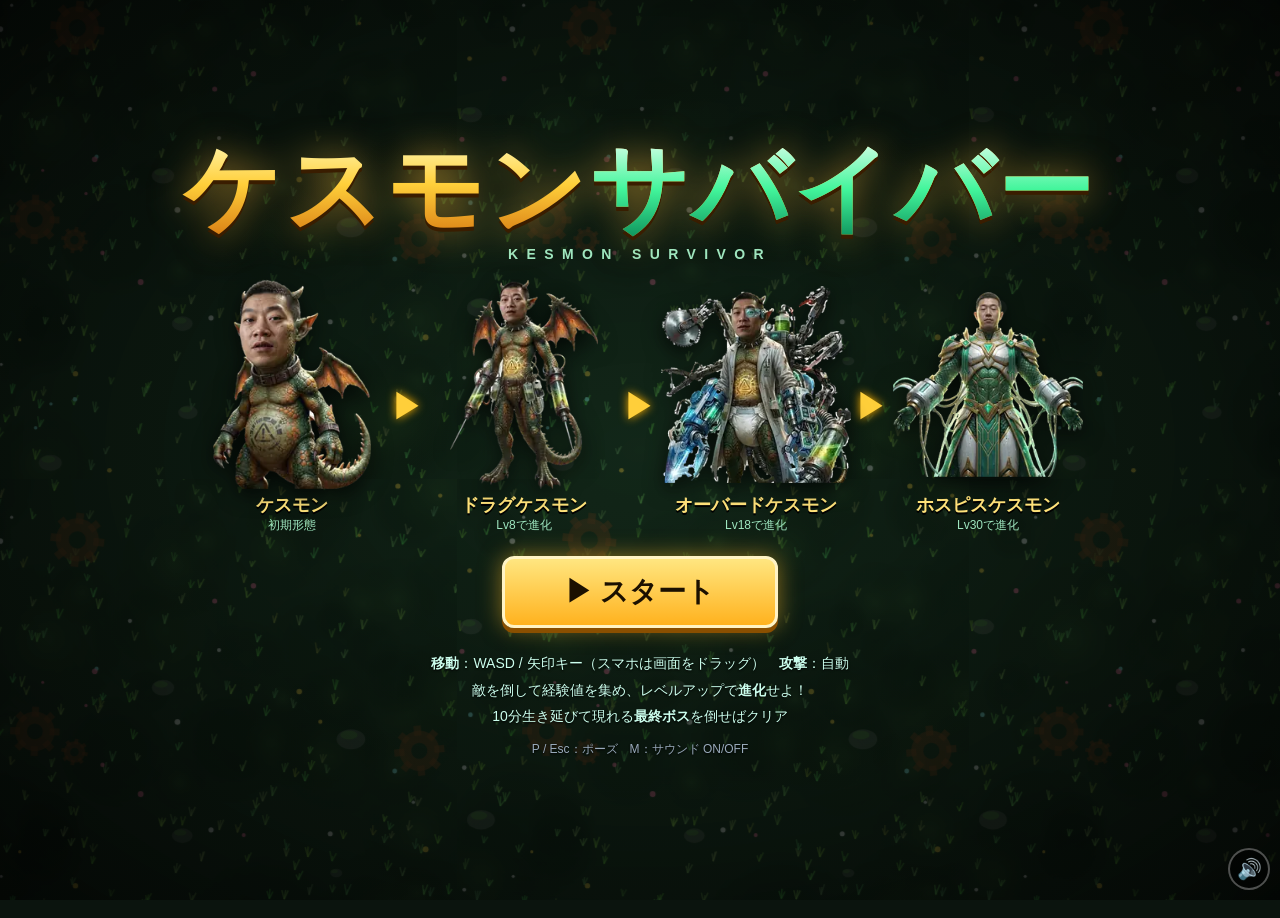
<file: versions/v0.2.0_poop_bomb_and_balance.html>
<!DOCTYPE html>
<html lang="ja">
<head>
<meta charset="UTF-8">
<meta name="viewport" content="width=device-width,initial-scale=1,maximum-scale=1,user-scalable=no">
<title>ケスモンサバイバー</title>
<style>
* { box-sizing: border-box; margin: 0; padding: 0; }
html, body { width: 100%; height: 100%; overflow: hidden; background: #0b140e; color: #fff;
  font-family: "Hiragino Kaku Gothic ProN", "Yu Gothic UI", "Meiryo", sans-serif;
  user-select: none; -webkit-user-select: none; touch-action: none; }
canvas { display: block; }

.screen { position: fixed; inset: 0; display: flex; align-items: center; justify-content: center;
  z-index: 10; background: radial-gradient(ellipse at center, rgba(10,30,18,.55), rgba(0,0,0,.85)); }
.hidden { display: none !important; }

.title-box { text-align: center; padding: 20px; max-width: 980px; width: 100%; }
.logo { font-size: clamp(42px, 9vw, 96px); font-weight: 900; letter-spacing: .04em; line-height: 1.05;
  background: linear-gradient(180deg, #fff6b0 0%, #ffcf3a 45%, #d77a12 100%);
  -webkit-background-clip: text; background-clip: text; color: transparent;
  filter: drop-shadow(0 4px 0 #3a1d00) drop-shadow(0 0 18px rgba(255,190,60,.55)); }
.logo span { display: inline-block; background: linear-gradient(180deg, #d8ffe9 0%, #42f59b 50%, #0c8f5a 100%);
  -webkit-background-clip: text; background-clip: text; color: transparent; }
.sub { letter-spacing: .6em; color: #9fe7c0; font-weight: 700; margin: 6px 0 18px; font-size: 14px; }

.evo-line { display: flex; align-items: flex-end; justify-content: center; gap: 4px; margin: 6px 0 22px; flex-wrap: nowrap; }
.evo-item { display: flex; flex-direction: column; align-items: center; width: 22%; max-width: 190px; }
.evo-item img { width: 100%; aspect-ratio: 1/1.1; object-fit: contain;
  filter: drop-shadow(0 6px 10px rgba(0,0,0,.7)); animation: bob 2.4s ease-in-out infinite; }
.evo-item:nth-child(3) img { animation-delay: .3s; } .evo-item:nth-child(5) img { animation-delay: .6s; } .evo-item:nth-child(7) img { animation-delay: .9s; }
.evo-item .nm { font-weight: 900; font-size: clamp(12px, 1.8vw, 18px); margin-top: 4px; color: #ffe27a; text-shadow: 0 2px 0 #000; }
.evo-item .lv { font-size: 12px; color: #9fe7c0; }
.evo-arrow { font-size: clamp(18px, 3vw, 34px); color: #ffcf3a; align-self: center; text-shadow: 0 0 10px #ffb300; }
@keyframes bob { 0%,100% { transform: translateY(0); } 50% { transform: translateY(-8px); } }

.btn { font: inherit; font-weight: 900; font-size: 20px; padding: 12px 34px; border-radius: 12px; cursor: pointer;
  color: #1b1000; background: linear-gradient(180deg, #ffe680, #ffb21e); border: 3px solid #fff3c4;
  box-shadow: 0 5px 0 #8a4f00, 0 0 22px rgba(255,190,40,.5); transition: transform .08s; }
.btn:hover { transform: translateY(-2px) scale(1.03); }
.btn:active { transform: translateY(3px); box-shadow: 0 2px 0 #8a4f00; }
.btn.big { font-size: 28px; padding: 14px 60px; }
.btn.ghost { background: rgba(255,255,255,.08); color: #fff; border-color: rgba(255,255,255,.4); box-shadow: none; }
.btns { display: flex; gap: 14px; justify-content: center; margin-top: 18px; }

.howto { margin-top: 22px; color: #cfe; font-size: 14px; line-height: 1.9; text-shadow: 0 1px 2px #000; }
.small { font-size: 12px; color: #9ab; margin-top: 8px; }

.panel { background: linear-gradient(180deg, rgba(20,48,32,.96), rgba(8,22,14,.96)); border: 2px solid #4fd99a;
  border-radius: 18px; padding: 22px 26px; box-shadow: 0 0 40px rgba(60,255,160,.25); text-align: center;
  max-width: 94vw; max-height: 94vh; overflow: auto; }
.panel h2 { font-size: 34px; font-weight: 900; margin-bottom: 14px; color: #ffe27a; text-shadow: 0 3px 0 #5a3000; }
.lvup-title { animation: pulse .8s ease-in-out infinite alternate; }
@keyframes pulse { from { transform: scale(1); } to { transform: scale(1.08); } }

#cards { display: flex; flex-direction: column; gap: 10px; width: min(560px, 88vw); }
.card { display: flex; align-items: center; gap: 14px; text-align: left; padding: 12px 16px; cursor: pointer;
  border-radius: 12px; border: 2px solid rgba(255,255,255,.18); background: rgba(255,255,255,.06);
  color: #fff; font: inherit; transition: all .1s; }
.card:hover, .card.sel { border-color: #ffd34d; background: rgba(255,211,77,.14); transform: translateX(4px); }
.card .ic { font-size: 38px; width: 52px; text-align: center; flex-shrink: 0; }
.card .tx { flex: 1; }
.card .nm { font-weight: 900; font-size: 18px; }
.card .tag { font-size: 12px; font-weight: 900; padding: 2px 8px; border-radius: 6px; margin-left: 8px; background: #2a6; }
.card .tag.new { background: #e5395b; }
.card .tag.pas { background: #3577d6; }
.card .ds { font-size: 13px; color: #cde; margin-top: 3px; }
.card .key { font-size: 12px; color: #9ab; }

#pauseInfo, #resultInfo { font-size: 16px; line-height: 1.9; }
#pauseInfo .wl { display: flex; flex-wrap: wrap; gap: 8px; justify-content: center; margin-top: 8px; }
#pauseInfo .wl span { background: rgba(255,255,255,.08); border-radius: 8px; padding: 4px 10px; font-size: 14px; }
.result-img { height: 180px; filter: drop-shadow(0 6px 12px rgba(0,0,0,.8)); margin-bottom: 8px; }

.mute { position: fixed; right: 10px; bottom: 10px; z-index: 20; width: 42px; height: 42px; border-radius: 50%;
  border: 2px solid rgba(255,255,255,.3); background: rgba(0,0,0,.45); color: #fff; font-size: 20px; cursor: pointer; }

</style>
</head>
<body>
<canvas id="game"></canvas>

<!-- タイトル -->
<div id="title" class="screen">
  <div class="title-box">
    <h1 class="logo">ケスモン<span>サバイバー</span></h1>
    <p class="sub">KESMON SURVIVOR</p>
    <div class="evo-line" id="evoLine"></div>
    <button id="startBtn" class="btn big">▶ スタート</button>
    <div class="howto">
      <p><b>移動</b>：WASD / 矢印キー（スマホは画面をドラッグ）　<b>攻撃</b>：自動</p>
      <p>敵を倒して経験値を集め、レベルアップで<b>進化</b>せよ！</p>
      <p>10分生き延びて現れる<b>最終ボス</b>を倒せばクリア</p>
      <p class="small">P / Esc：ポーズ　M：サウンド ON/OFF</p>
    </div>
  </div>
</div>

<!-- レベルアップ -->
<div id="levelup" class="screen hidden">
  <div class="panel">
    <h2 class="lvup-title">LEVEL UP!</h2>
    <div id="cards"></div>
    <p class="small">クリック または 1〜4キーで選択</p>
  </div>
</div>

<!-- ポーズ -->
<div id="pause" class="screen hidden">
  <div class="panel">
    <h2>PAUSE</h2>
    <div id="pauseInfo"></div>
    <div class="btns">
      <button id="resumeBtn" class="btn">再開</button>
      <button id="quitBtn" class="btn ghost">タイトルへ</button>
    </div>
  </div>
</div>

<!-- リザルト -->
<div id="result" class="screen hidden">
  <div class="panel">
    <h2 id="resultTitle">GAME OVER</h2>
    <img id="resultImg" class="result-img" alt="">
    <div id="resultInfo"></div>
    <div class="btns">
      <button id="retryBtn" class="btn">もう一度</button>
      <button id="toTitleBtn" class="btn ghost">タイトルへ</button>
    </div>
  </div>
</div>

<button id="muteBtn" class="mute" title="サウンド (M)">🔊</button>

<script>
'use strict';
/* =========================================================
   ケスモンサバイバー  -  KESMON SURVIVOR
   ヴァンパイアサバイバー系 自動攻撃サバイバルゲーム
   ========================================================= */
(() => {
const $ = id => document.getElementById(id);
const canvas = $('game');
const ctx = canvas.getContext('2d');
let W = 0, H = 0, DPR = 1;
function resize() {
  DPR = Math.min(window.devicePixelRatio || 1, 2);
  W = innerWidth; H = innerHeight;
  canvas.width = W * DPR; canvas.height = H * DPR;
  canvas.style.width = W + 'px'; canvas.style.height = H + 'px';
  ctx.setTransform(DPR, 0, 0, DPR, 0, 0);
}
addEventListener('resize', resize); resize();

const rand = (a, b) => a + Math.random() * (b - a);
const TAU = Math.PI * 2;
const fmtTime = s => `${String(Math.floor(s / 60)).padStart(2, '0')}:${String(Math.floor(s % 60)).padStart(2, '0')}`;

/* ---------------- 進化フォーム（添付画像の順） ---------------- */
const FORMS = [
  { name: 'ケスモン',         title: '幼体',   lv: 1,  size: 74,  weapon: 'fireball', color: '#ffb347' },
  { name: 'ドラグケスモン',   title: '成長体', lv: 8,  size: 88,  weapon: 'tail',     color: '#9cff57' },
  { name: 'オーバードケスモン', title: '改造体', lv: 18, size: 96,  weapon: 'saw',      color: '#5fd6ff' },
  { name: 'ホスピスケスモン', title: '究極体', lv: 30, size: 110, weapon: 'aura',     color: '#7dffc4' },
];
const FORM_IMG = [], FORM_WHITE = [];

function circleCrop(img) {
  const s = Math.min(img.width, img.height);
  const c = document.createElement('canvas'); c.width = c.height = s;
  const g = c.getContext('2d');
  g.beginPath(); g.arc(s / 2, s / 2, s / 2, 0, TAU); g.clip();
  g.drawImage(img, (img.width - s) / 2, (img.height - s) / 2, s, s, 0, 0, s, s);
  return c;
}
function whiteSilhouette(img) {
  const c = document.createElement('canvas'); c.width = img.width; c.height = img.height;
  const g = c.getContext('2d');
  g.drawImage(img, 0, 0);
  g.globalCompositeOperation = 'source-in';
  g.fillStyle = '#fff'; g.fillRect(0, 0, c.width, c.height);
  return c;
}
function loadForm(i) {
  return new Promise(res => {
    const im = new Image();
    im.onload = () => res(trimImage(im));
    im.onerror = () => {
      const j = new Image();
      j.onload = () => res(circleCrop(j));
      j.onerror = () => res(null);
      j.src = `img/raw${i + 1}.jpg`;
    };
    im.src = EMBEDDED_IMGS[i];
  });
}
const EMBEDDED_IMGS = [
  '[data-uri]',
  '[data-uri]',
  '[data-uri]',
  '[data-uri]'
];
function formSrc(i) { return EMBEDDED_IMGS[i]; }
// 透明な余白を自動トリム（file:// で読み込み制限がある場合はそのまま使う）
function trimImage(img) {
  try {
    const c = document.createElement('canvas'); c.width = img.width; c.height = img.height;
    const g = c.getContext('2d'); g.drawImage(img, 0, 0);
    const d = g.getImageData(0, 0, c.width, c.height).data;
    let x0 = c.width, y0 = c.height, x1 = -1, y1 = -1;
    for (let y = 0; y < c.height; y++) for (let x = 0; x < c.width; x++) {
      if (d[(y * c.width + x) * 4 + 3] > 16) { if (x < x0) x0 = x; if (x > x1) x1 = x; if (y < y0) y0 = y; if (y > y1) y1 = y; }
    }
    if (x1 < 0) return img;
    const o = document.createElement('canvas'); o.width = x1 - x0 + 1; o.height = y1 - y0 + 1;
    o.getContext('2d').drawImage(c, x0, y0, o.width, o.height, 0, 0, o.width, o.height);
    return o;
  } catch (e) { return img; }
}
// ステージ背景画像（img/bg.png または img/bg.jpg があれば使用）
let BG_IMG = null;
function loadBg() {
  return new Promise(res => {
    const a = new Image();
    a.onload = () => { BG_IMG = a; res(); };
    a.onerror = () => { const b = new Image(); b.onload = () => { BG_IMG = b; res(); }; b.onerror = () => res(); b.src = 'img/bg.jpg'; };
    a.src = 'img/bg.png';
  });
}

/* ---------------- サウンド ---------------- */
const AC = { ctx: null, master: null, muted: false };
function audioInit() {
  if (AC.ctx) { if (AC.ctx.state === 'suspended') AC.ctx.resume(); return; }
  try {
    AC.ctx = new (window.AudioContext || window.webkitAudioContext)();
    AC.master = AC.ctx.createGain(); AC.master.gain.value = 0.3;
    AC.master.connect(AC.ctx.destination);
  } catch (e) { /* no audio */ }
}
function tone(freq, dur, type = 'square', vol = 0.2, slide = 0, delay = 0) {
  if (!AC.ctx || AC.muted) return;
  const t = AC.ctx.currentTime + Math.max(0, delay);
  const o = AC.ctx.createOscillator(), g = AC.ctx.createGain();
  o.type = type; o.frequency.setValueAtTime(freq, t);
  if (slide) o.frequency.exponentialRampToValueAtTime(Math.max(30, freq + slide), t + dur);
  g.gain.setValueAtTime(vol, t);
  g.gain.exponentialRampToValueAtTime(0.0001, t + dur);
  o.connect(g); g.connect(AC.master); o.start(t); o.stop(t + dur + 0.03);
}
function noise(dur, vol = 0.2, delay = 0) {
  if (!AC.ctx || AC.muted) return;
  const t = AC.ctx.currentTime + delay;
  const len = Math.floor(AC.ctx.sampleRate * dur);
  const buf = AC.ctx.createBuffer(1, len, AC.ctx.sampleRate);
  const d = buf.getChannelData(0);
  for (let i = 0; i < len; i++) d[i] = (Math.random() * 2 - 1) * (1 - i / len);
  const s = AC.ctx.createBufferSource(); s.buffer = buf;
  const g = AC.ctx.createGain(); g.gain.value = vol;
  s.connect(g); g.connect(AC.master); s.start(t);
}
const sfxLast = {};
function sfx(name) {
  const now = performance.now();
  const gap = { hit: 45, gem: 35, shoot: 60, zap: 80 }[name] || 30;
  if (sfxLast[name] && now - sfxLast[name] < gap) return;
  sfxLast[name] = now;
  switch (name) {
    case 'shoot': tone(520, 0.08, 'square', 0.05, -300); break;
    case 'hit': tone(180, 0.06, 'square', 0.05, -80); break;
    case 'gem': tone(1200 + Math.random() * 300, 0.06, 'sine', 0.07, 400); break;
    case 'hurt': tone(140, 0.2, 'sawtooth', 0.15, -90); break;
    case 'zap': noise(0.18, 0.12); tone(900, 0.15, 'sawtooth', 0.06, -700); break;
    case 'beam': tone(300, 0.3, 'sawtooth', 0.08, 900); break;
    case 'kill': tone(320, 0.07, 'triangle', 0.06, -200); break;
    case 'boom': noise(0.5, 0.3); tone(90, 0.5, 'sine', 0.3, -50); break;
    case 'poop': tone(240, 0.14, 'triangle', 0.14, -150); tone(130, 0.1, 'sine', 0.12, 60, 0.08); break;
    case 'poopBoom': noise(0.38, 0.26); tone(110, 0.38, 'sawtooth', 0.22, -70); tone(220, 0.2, 'square', 0.12, -140, 0.05); break;
    case 'heal': [660, 880, 1100].forEach((f, i) => tone(f, 0.12, 'sine', 0.12, 0, i * 0.07)); break;
    case 'levelup': [523, 659, 784, 1047].forEach((f, i) => tone(f, 0.16, 'square', 0.09, 0, i * 0.07)); break;
    case 'select': tone(880, 0.08, 'square', 0.08); break;
    case 'warning': for (let i = 0; i < 3; i++) tone(440, 0.25, 'sawtooth', 0.12, -100, i * 0.35); break;
    case 'evoFlash': tone(600 + Math.random() * 600, 0.05, 'sine', 0.06); break;
    case 'evolve': {
      const m = [523, 659, 784, 1047, 784, 1047, 1319, 1568];
      m.forEach((f, i) => tone(f, 0.22, 'square', 0.1, 0, i * 0.11));
      tone(130, 1.2, 'triangle', 0.25, 0, 0); break;
    }
    case 'over': [392, 330, 262, 196].forEach((f, i) => tone(f, 0.35, 'triangle', 0.18, 0, i * 0.25)); break;
    case 'clear': [523, 659, 784, 1047, 1319, 1568, 2093].forEach((f, i) => tone(f, 0.3, 'square', 0.1, 0, i * 0.12)); break;
  }
}
// BGM（簡易チップチューン）
const BGM = { timer: null, step: 0, next: 0 };
const midi = n => 440 * Math.pow(2, (n - 69) / 12);
const PROG = [[45, 52, 57, 60], [41, 48, 53, 57], [43, 50, 55, 59], [40, 47, 52, 56]];
function bgmStart() {
  if (!AC.ctx || BGM.timer) return;
  BGM.next = AC.ctx.currentTime + 0.1; BGM.step = 0;
  BGM.timer = setInterval(() => {
    if (!AC.ctx) return;
    const playing = S && (S.state === 'play');
    while (BGM.next < AC.ctx.currentTime + 0.25) {
      const s = BGM.step, d = BGM.next - AC.ctx.currentTime;
      if (playing && !AC.muted) {
        const ch = PROG[Math.floor(s / 16) % 4];
        if (s % 2 === 0) tone(midi(ch[0] - 12), 0.2, 'triangle', 0.16, 0, d);
        tone(midi(ch[s % 4] + 12), 0.09, 'square', 0.025, 0, d);
        if (s % 4 === 0) noise(0.04, 0.05, d);
        if (s % 8 === 4) noise(0.1, 0.07, d);
      }
      BGM.step++; BGM.next += 0.13;
    }
  }, 50);
}

/* ---------------- 入力 ---------------- */
const keys = {};
const joy = { active: false, id: null, ox: 0, oy: 0, x: 0, y: 0 };
addEventListener('keydown', e => {
  keys[e.code] = true;
  if (e.code === 'KeyM') toggleMute();
  if ((e.code === 'Escape' || e.code === 'KeyP') && S) {
    if (S.state === 'play') pauseGame(); else if (S.state === 'pause') resumeGame();
  }
  if (S && S.state === 'levelup') {
    const n = parseInt(e.key, 10);
    if (n >= 1 && n <= S.choices.length) chooseCard(n - 1);
  }
  if (S && S.state === 'evolve' && S.evo.t > 3.6 && (e.code === 'Space' || e.code === 'Enter')) finishEvolution();
  if (e.code.startsWith('Arrow') || e.code === 'Space') e.preventDefault();
});
addEventListener('keyup', e => { keys[e.code] = false; });
canvas.addEventListener('pointerdown', e => {
  if (S && S.state === 'evolve' && S.evo.t > 3.6) { finishEvolution(); return; }
  if (e.pointerType === 'mouse') return;
  joy.active = true; joy.id = e.pointerId; joy.ox = joy.x = e.clientX; joy.oy = joy.y = e.clientY;
});
canvas.addEventListener('pointermove', e => { if (joy.active && e.pointerId === joy.id) { joy.x = e.clientX; joy.y = e.clientY; } });
const joyEnd = e => { if (e.pointerId === joy.id) { joy.active = false; joy.id = null; } };
canvas.addEventListener('pointerup', joyEnd); canvas.addEventListener('pointercancel', joyEnd);
document.addEventListener('visibilitychange', () => { if (document.hidden && S && S.state === 'play') pauseGame(); });

function toggleMute() {
  AC.muted = !AC.muted;
  $('muteBtn').textContent = AC.muted ? '🔇' : '🔊';
}
$('muteBtn').onclick = () => { audioInit(); toggleMute(); };

/* ---------------- 敵定義 ---------------- */
const ETYPES = {
  slime:  { name: 'スライム', hp: 15,    speed: 52, dmg: 6,  r: 14, xp: 1 },
  bat:    { name: 'コウモリ', hp: 11,    speed: 92, dmg: 5,  r: 12, xp: 1 },
  ghost:  { name: 'ゴースト', hp: 32,    speed: 68, dmg: 8,  r: 16, xp: 2 },
  gear:   { name: 'ギアボット', hp: 58,  speed: 48, dmg: 11, r: 18, xp: 3 },
  knight: { name: 'リザードナイト', hp: 100, speed: 64, dmg: 14, r: 19, xp: 5 },
  golem:  { name: '苔ゴーレム', hp: 230, speed: 38, dmg: 18, r: 30, xp: 9 },
  boss:   { name: 'スチームゴーレム', hp: 2800, speed: 62, dmg: 24, r: 54, xp: 80, boss: true },
  fboss:  { name: '機皇帝メカイザー', hp: 32000, speed: 58, dmg: 35, r: 72, xp: 0, boss: true },
};
const ESPR = {};
function makeEnemySprite(type) {
  const r = ETYPES[type].r;
  const s = Math.ceil(r * 3);
  const c = document.createElement('canvas'); c.width = c.height = s;
  const g = c.getContext('2d');
  g.translate(s / 2, s / 2);
  const eyes = (ex, ey, er, col = '#fff', pup = '#111') => {
    for (const sx of [-1, 1]) {
      g.fillStyle = col; g.beginPath(); g.arc(sx * ex, ey, er, 0, TAU); g.fill();
      g.fillStyle = pup; g.beginPath(); g.arc(sx * ex, ey + er * 0.2, er * 0.5, 0, TAU); g.fill();
    }
  };
  const glowEyes = (ex, ey, er, col) => {
    g.shadowColor = col; g.shadowBlur = er * 3; g.fillStyle = col;
    for (const sx of [-1, 1]) { g.beginPath(); g.arc(sx * ex, ey, er, 0, TAU); g.fill(); }
    g.shadowBlur = 0;
  };
  let grd;
  switch (type) {
    case 'slime':
      grd = g.createRadialGradient(-r * .3, -r * .4, 2, 0, 0, r * 1.3);
      grd.addColorStop(0, '#c8ff8a'); grd.addColorStop(1, '#2f9e3a');
      g.fillStyle = grd; g.beginPath();
      g.moveTo(-r * 1.1, r * .7); g.quadraticCurveTo(-r * 1.15, -r * 1.1, 0, -r * 1.1);
      g.quadraticCurveTo(r * 1.15, -r * 1.1, r * 1.1, r * .7); g.closePath(); g.fill();
      g.strokeStyle = '#1b5e20'; g.lineWidth = 2; g.stroke();
      g.fillStyle = 'rgba(255,255,255,.6)'; g.beginPath(); g.ellipse(-r * .4, -r * .55, r * .25, r * .15, -.5, 0, TAU); g.fill();
      eyes(r * .35, -r * .1, r * .22);
      break;
    case 'bat':
      g.lineJoin = 'round';
      g.strokeStyle = '#4dff79'; g.lineWidth = 3;
      g.fillStyle = '#5b2a86';
      for (const sx of [-1, 1]) {
        g.beginPath(); g.moveTo(sx * r * .3, -r * .2);
        g.lineTo(sx * r * 1.4, -r * .8); g.lineTo(sx * r * 1.2, 0); g.lineTo(sx * r * 1.4, r * .3);
        g.lineTo(sx * r * .9, r * .2); g.lineTo(sx * r * .3, r * .4); g.closePath();
        g.stroke(); g.fill();
      }
      g.fillStyle = '#3d1a5c';
      g.beginPath();
      g.moveTo(-r * .45, -r * .4); g.lineTo(-r * .3, -r * .95); g.lineTo(-r * .1, -r * .5);
      g.moveTo(r * .45, -r * .4); g.lineTo(r * .3, -r * .95); g.lineTo(r * .1, -r * .5);
      g.stroke(); g.fill();
      g.beginPath(); g.arc(0, 0, r * .6, 0, TAU); g.stroke(); g.fill();
      glowEyes(r * .22, -r * .1, r * .13, '#ff3355');
      break;
    case 'ghost':
      grd = g.createLinearGradient(0, -r, 0, r);
      grd.addColorStop(0, 'rgba(230,245,255,.95)'); grd.addColorStop(1, 'rgba(120,170,255,.6)');
      g.fillStyle = grd; g.beginPath();
      g.arc(0, -r * .2, r * .9, Math.PI, 0);
      g.lineTo(r * .9, r * .9);
      for (let i = 0; i < 4; i++) g.quadraticCurveTo(r * .9 - (i + .5) * r * .45, r * (i % 2 ? .9 : .5), r * .9 - (i + 1) * r * .45, r * .9);
      g.closePath(); g.fill();
      g.fillStyle = '#123'; g.beginPath(); g.ellipse(-r * .3, -r * .25, r * .14, r * .22, 0, 0, TAU); g.ellipse(r * .3, -r * .25, r * .14, r * .22, 0, 0, TAU); g.fill();
      g.beginPath(); g.ellipse(0, r * .2, r * .15, r * .2, 0, 0, TAU); g.fill();
      break;
    case 'gear': {
      g.fillStyle = '#7d858c';
      for (let i = 0; i < 8; i++) { g.save(); g.rotate(i * TAU / 8); g.fillRect(-r * .2, -r * 1.15, r * .4, r * .5); g.restore(); }
      grd = g.createRadialGradient(-r * .3, -r * .3, 2, 0, 0, r);
      grd.addColorStop(0, '#d5dbe0'); grd.addColorStop(1, '#59626b');
      g.fillStyle = grd; g.beginPath(); g.arc(0, 0, r * .85, 0, TAU); g.fill();
      g.strokeStyle = '#3b4249'; g.lineWidth = 2; g.stroke();
      g.fillStyle = '#222'; g.beginPath(); g.arc(0, 0, r * .42, 0, TAU); g.fill();
      g.shadowColor = '#ff2a2a'; g.shadowBlur = 10; g.fillStyle = '#ff3b3b';
      g.beginPath(); g.arc(0, 0, r * .25, 0, TAU); g.fill(); g.shadowBlur = 0;
      break;
    }
    case 'knight':
      g.fillStyle = '#3c6b2a'; g.beginPath(); g.ellipse(0, r * .35, r * .75, r * .65, 0, 0, TAU); g.fill();
      grd = g.createRadialGradient(-r * .2, -r * .5, 2, 0, -r * .2, r);
      grd.addColorStop(0, '#d7a24a'); grd.addColorStop(1, '#7a4a12');
      g.fillStyle = grd; g.beginPath(); g.arc(0, -r * .25, r * .7, 0, TAU); g.fill();
      g.fillStyle = '#e8e2d0';
      for (const sx of [-1, 1]) { g.beginPath(); g.moveTo(sx * r * .5, -r * .7); g.lineTo(sx * r * 1.05, -r * 1.25); g.lineTo(sx * r * .7, -r * .45); g.fill(); }
      g.fillStyle = '#222'; g.fillRect(-r * .5, -r * .35, r, r * .22);
      glowEyes(r * .25, -r * .24, r * .09, '#ffea00');
      g.fillStyle = '#aab'; g.fillRect(r * .75, -r * .6, r * .14, r * 1.5);
      break;
    case 'golem':
      grd = g.createRadialGradient(-r * .3, -r * .4, 4, 0, 0, r * 1.2);
      grd.addColorStop(0, '#9b8a73'); grd.addColorStop(1, '#4a3d2e');
      g.fillStyle = grd; g.beginPath();
      const pts = 10;
      for (let i = 0; i < pts; i++) { const a = i / pts * TAU, rr = r * (0.85 + ((i * 37) % 7) / 30); g.lineTo(Math.cos(a) * rr, Math.sin(a) * rr); }
      g.closePath(); g.fill(); g.strokeStyle = '#2d241a'; g.lineWidth = 3; g.stroke();
      g.fillStyle = '#4caf50';
      for (let i = 0; i < 6; i++) { g.beginPath(); g.arc(Math.cos(i * 1.7) * r * .6, -r * .5 + Math.sin(i * 2.3) * r * .25, r * .16, 0, TAU); g.fill(); }
      glowEyes(r * .3, -r * .05, r * .12, '#33e0ff');
      g.strokeStyle = '#2d241a'; g.lineWidth = 2; g.beginPath(); g.moveTo(-r * .3, r * .35); g.lineTo(r * .3, r * .35); g.stroke();
      break;
    case 'boss':
    case 'fboss': {
      const fin = type === 'fboss';
      g.fillStyle = fin ? '#2a0d3d' : '#3a1f12';
      for (let i = 0; i < 12; i++) { g.save(); g.rotate(i * TAU / 12); g.beginPath(); g.moveTo(-r * .15, -r * .8); g.lineTo(0, -r * 1.35); g.lineTo(r * .15, -r * .8); g.fill(); g.restore(); }
      grd = g.createRadialGradient(-r * .3, -r * .3, 5, 0, 0, r);
      if (fin) { grd.addColorStop(0, '#8a5cff'); grd.addColorStop(1, '#1a0630'); }
      else { grd.addColorStop(0, '#c0703a'); grd.addColorStop(1, '#3d1a08'); }
      g.fillStyle = grd; g.beginPath(); g.arc(0, 0, r * .95, 0, TAU); g.fill();
      g.strokeStyle = fin ? '#ffd54a' : '#d9a441'; g.lineWidth = 4; g.stroke();
      for (let i = 0; i < 8; i++) { const a = i * TAU / 8; g.fillStyle = fin ? '#ffd54a' : '#c9b38a'; g.beginPath(); g.arc(Math.cos(a) * r * .78, Math.sin(a) * r * .78, r * .06, 0, TAU); g.fill(); }
      if (fin) {
        g.fillStyle = '#ffd54a';
        for (const sx of [-1, 1]) { g.beginPath(); g.moveTo(sx * r * .35, -r * .7); g.quadraticCurveTo(sx * r * 1.1, -r * 1.2, sx * r * .9, -r * 1.6); g.quadraticCurveTo(sx * r * .7, -r * 1.0, sx * r * .15, -r * .75); g.fill(); }
      }
      g.fillStyle = '#111'; g.beginPath(); g.arc(0, -r * .05, r * .45, 0, TAU); g.fill();
      g.shadowColor = fin ? '#ff2bd6' : '#ff3b1f'; g.shadowBlur = 25;
      g.fillStyle = fin ? '#ff6ae6' : '#ff5a2a'; g.beginPath(); g.arc(0, -r * .05, r * .28, 0, TAU); g.fill();
      g.fillStyle = '#fff'; g.beginPath(); g.arc(-r * .08, -r * .13, r * .08, 0, TAU); g.fill();
      g.shadowBlur = 0;
      g.fillStyle = '#ddd';
      for (let i = -3; i <= 3; i++) { g.beginPath(); g.moveTo(i * r * .1 - r * .05, r * .5); g.lineTo(i * r * .1, r * .68); g.lineTo(i * r * .1 + r * .05, r * .5); g.fill(); }
      break;
    }
  }
  ESPR[type] = { img: c, white: whiteSilhouette(c), s };
}
Object.keys(ETYPES).forEach(makeEnemySprite);

/* ---------------- 背景タイル ---------------- */
const BG = (() => {
  const s = 512, c = document.createElement('canvas'); c.width = c.height = s;
  const g = c.getContext('2d');
  g.fillStyle = '#1d3322'; g.fillRect(0, 0, s, s);
  let seed = 7; const rnd = () => (seed = (seed * 16807) % 2147483647) / 2147483647;
  for (let i = 0; i < 60; i++) { // 苔のまだら
    const x = rnd() * s, y = rnd() * s, r = 20 + rnd() * 60;
    const grd = g.createRadialGradient(x, y, 0, x, y, r);
    grd.addColorStop(0, rnd() > .5 ? 'rgba(60,100,50,.35)' : 'rgba(20,40,25,.4)'); grd.addColorStop(1, 'rgba(0,0,0,0)');
    g.fillStyle = grd; g.fillRect(x - r, y - r, r * 2, r * 2);
  }
  for (let i = 0; i < 260; i++) { // 草
    const x = rnd() * s, y = rnd() * s;
    g.strokeStyle = `rgba(${80 + rnd() * 60},${140 + rnd() * 70},${60 + rnd() * 40},.55)`; g.lineWidth = 1.5;
    for (let k = 0; k < 3; k++) { g.beginPath(); g.moveTo(x, y); g.lineTo(x + (k - 1) * 3 + rnd() * 2, y - 5 - rnd() * 6); g.stroke(); }
  }
  for (let i = 0; i < 10; i++) { // 石
    const x = rnd() * s, y = rnd() * s, r = 5 + rnd() * 10;
    g.fillStyle = 'rgba(90,100,90,.6)'; g.beginPath(); g.ellipse(x, y, r, r * .7, 0, 0, TAU); g.fill();
    g.fillStyle = 'rgba(80,140,60,.5)'; g.beginPath(); g.ellipse(x - 2, y - r * .3, r * .6, r * .3, 0, 0, TAU); g.fill();
  }
  for (let i = 0; i < 4; i++) { // 錆びた歯車
    const x = rnd() * s, y = rnd() * s, r = 10 + rnd() * 12;
    g.save(); g.translate(x, y); g.rotate(rnd() * 3); g.fillStyle = 'rgba(120,70,35,.55)';
    for (let k = 0; k < 8; k++) { g.save(); g.rotate(k * TAU / 8); g.fillRect(-r * .18, -r * 1.25, r * .36, r * .5); g.restore(); }
    g.beginPath(); g.arc(0, 0, r, 0, TAU); g.fill();
    g.fillStyle = '#1d3322'; g.beginPath(); g.arc(0, 0, r * .4, 0, TAU); g.fill(); g.restore();
  }
  for (let i = 0; i < 40; i++) { // 花・光る胞子
    const x = rnd() * s, y = rnd() * s;
    g.fillStyle = ['#ffd84a', '#ff7aa8', '#9ff', '#fff'][Math.floor(rnd() * 4)];
    g.globalAlpha = .7; g.beginPath(); g.arc(x, y, 1.5 + rnd() * 1.5, 0, TAU); g.fill(); g.globalAlpha = 1;
  }
  return { c, s, pat: ctx.createPattern(c, 'repeat') };
})();

/* ---------------- 武器 ---------------- */
const STAT_LABEL = { dmg: 'ダメージ', n: '数', pierce: '貫通', cd: '間隔', area: '範囲', dur: '持続', spd: '回転速度' };
const WEAPONS = {
  fireball: { name: '火炎ブレス弾', icon: '🔥', stage: 0, max: 8, desc: '進行方向へ火の玉を吐く（威力＆速射UP）',
    stats: lv => ({ dmg: 16 + lv * 5, n: 1 + Math.floor(lv / 2), pierce: 1 + Math.floor((lv + 1) / 3), cd: Math.max(0.38, 0.88 - lv * 0.065) }) },
  tail: { name: '竜尾スラッシュ', icon: '🦎', stage: 0, max: 8, desc: '自分の周囲を一周する円形の弧で敵を薙ぎ払う',
    stats: lv => ({ dmg: 22 + lv * 10, area: 115, cd: Math.max(1.2, 2.8 - lv * 0.18) }) },
  poop: { name: 'お漏らしボム', icon: '💩', stage: 0, max: 8, desc: '進行逆へうんち設置。踏めば集中爆破＆無敵！時間経過でも広範囲爆発',
    stats: lv => ({ dmg: 42 + lv * 10, area: 105 + lv * 7, dur: 5.0 + lv * 0.2, cd: Math.max(5.5, 9.0 - lv * 0.4) }) },
  syringe: { name: '毒液シリンジ', icon: '💉', stage: 0, max: 8, evoOnly: true, desc: '注射器を投げ、毒沼を作る（進化ごとにLv+2）',
    stats: lv => ({ dmg: 7 + lv * 3.5, n: 1 + Math.floor(lv / 3), area: 42 + lv * 5, dur: 2.8 + lv * 0.25, cd: Math.max(0.85, 1.85 - lv * 0.08) }) },
  saw: { name: '回転メカソー', icon: '⚙️', stage: 1, max: 8, desc: '丸ノコが周囲を回り続け敵を切り刻む',
    stats: lv => ({ dmg: 11 + lv * 5, n: 1 + Math.floor((lv + 1) / 2), area: 80 + lv * 5, spd: 3.4 + lv * 0.2 }) },
  laser: { name: 'メカアームレーザー', icon: '🔫', stage: 2, max: 8, desc: '極太の貫通レーザーを発射',
    stats: lv => ({ dmg: 32 + lv * 12, n: lv >= 6 ? 4 : lv >= 3 ? 2 : 1, area: 16 + lv * 2.5, cd: Math.max(0.9, 2.1 - lv * 0.1) }) },
  aura: { name: '聖光オーラ', icon: '✨', stage: 3, max: 8, desc: '周囲の敵を絶えず焼き、鈍足にする',
    stats: lv => ({ dmg: 9 + lv * 5, area: 88 + lv * 10 }) },
  lightning: { name: '天罰の雷', icon: '⚡', stage: 2, max: 8, desc: 'ランダムな敵に落雷を落とす',
    stats: lv => ({ dmg: 40 + lv * 14, n: 1 + Math.floor((lv + 1) / 2), area: 55 + lv * 5, cd: Math.max(0.8, 1.95 - lv * 0.1) }) },
};
const PASSIVES = {
  might:  { name: '闘争本能', icon: '💪', max: 5, desc: '攻撃力 +12%' },
  cd:     { name: '加速装置', icon: '⏱️', max: 5, desc: '攻撃間隔 -8%' },
  hp:     { name: '強靭な肉体', icon: '❤️', max: 5, desc: '最大HP +25' },
  magnet: { name: '吸引の首輪', icon: '🧲', max: 5, desc: '回収範囲 +35%' },
  regen:  { name: '再生細胞', icon: '💚', max: 5, desc: 'HP自動回復 +0.8/秒' },
  area:   { name: '巨大化薬', icon: '🌀', max: 5, desc: '攻撃範囲 +12%' },
  armor:  { name: '硬質装甲', icon: '🛡️', max: 5, desc: '被ダメージ -2' },
};

/* ---------------- ゲーム状態 ---------------- */
let S = null;
let P = null;
let sepTick = 0;
const sortedEnemies = [];
const xpFor = l => Math.floor(12 + l * 8 + Math.pow(l, 1.85));

function newGame() {
  S = {
    state: 'play', t: 0, kills: 0, level: 1, xp: 0, xpNext: xpFor(1), stage: 0,
    weapons: [], passives: { regen: 1 }, enemies: [], projs: [], ebullets: [], gems: [], pickups: [],
    effects: [], parts: [], texts: [], puddles: [], poops: [],
    spawnAcc: 0, bossFlags: {}, pendingLevels: 0, shake: 0, banner: null, evo: null, choices: [],
    finalBoss: null, cam: { x: 0, y: 0 },
  };
  P = S.player = { x: 0, y: 0, hp: 100, maxHp: 100, r: 20, fx: 1, fy: 0, face: 1, hurt: 0, moving: false, anim: 0 };
  recalcStats();
  P.hp = P.maxHp;
  const fb = addWeapon('fireball');
  fb.lv = 2;
  addWeapon('syringe');
}
function pl(id) { return S.passives[id] || 0; }
function recalcStats() {
  const st = S.stage;
  const oldMax = P.maxHp;
  P.might = (1 + st * 0.15) * (1 + 0.12 * pl('might'));
  P.cd = 1 - 0.08 * pl('cd');
  P.speed = 155 + st * 8;
  P.maxHp = 100 + st * 30 + 25 * pl('hp');
  P.magnet = 80 * (1 + 0.35 * pl('magnet'));
  P.regen = 0.8 * pl('regen') + (st >= 3 ? 1.0 : 0);
  P.area = 1 + 0.12 * pl('area');
  P.armor = pl('armor') * 2;
  P.r = FORMS[st].size * 0.25;
  if (P.maxHp > oldMax) P.hp += P.maxHp - oldMax;
  P.hp = Math.min(P.hp, P.maxHp);
}
function hasWeapon(id) { return S.weapons.find(w => w.id === id); }
function addWeapon(id) {
  const w = hasWeapon(id);
  if (w) { w.lv = Math.min(WEAPONS[id].max, w.lv + 1); return w; }
  const nw = { id, lv: 1, t: 0.3, ang: 0, tick: 0 };
  S.weapons.push(nw); return nw;
}

/* ---------------- ジェムスプライト事前キャッシュ（描画超軽量化） ---------------- */
const GEM_SPRITES = {};
(() => {
  const tiers = [
    { key: 3, col: '#ffe64d', glow: 'rgba(255,235,90,.58)', s: 12 },
    { key: 2, col: '#ff4d79', glow: 'rgba(255,85,135,.52)', s: 10.5 },
    { key: 1, col: '#4dff9a', glow: 'rgba(85,255,165,.48)', s: 9 },
    { key: 0, col: '#4de6ff', glow: 'rgba(85,235,255,.48)', s: 9 },
  ];
  for (const t of tiers) {
    const pad = 36;
    const w = Math.ceil(t.s * 4 + pad);
    const c = document.createElement('canvas'); c.width = c.height = w;
    const g = c.getContext('2d');
    const cx = w / 2, cy = w / 2, s = t.s;
    // 背後オーラ
    g.fillStyle = t.glow; g.beginPath(); g.arc(cx, cy, s * 2.0, 0, TAU); g.fill();
    g.fillStyle = 'rgba(255,255,255,0.28)'; g.beginPath(); g.arc(cx, cy, s * 1.3, 0, TAU); g.fill();
    // ダイヤ本体（太い黒フチ＋白ライン）
    g.beginPath();
    g.moveTo(cx, cy - s * 1.25); g.lineTo(cx + s * 0.95, cy); g.lineTo(cx, cy + s * 1.25); g.lineTo(cx - s * 0.95, cy);
    g.closePath();
    g.lineWidth = 4; g.strokeStyle = '#05100a'; g.stroke();
    g.fillStyle = t.col; g.fill();
    g.lineWidth = 1.2; g.strokeStyle = 'rgba(255,255,255,0.85)'; g.stroke();
    // 白ハイライト
    g.fillStyle = '#ffffff'; g.beginPath();
    g.moveTo(cx, cy - s * 0.78); g.lineTo(cx + s * 0.45, cy - s * 0.08); g.lineTo(cx, cy + s * 0.22); g.lineTo(cx - s * 0.45, cy - s * 0.08);
    g.closePath(); g.fill();
    GEM_SPRITES[t.key] = { c, w };
  }
})();

/* ---------------- 空間グリッド ---------------- */
const CELL = 64;
const grid = new Map();
const gridPool = [];
const gkey = (cx, cy) => (cx + 50000) * 100000 + (cy + 50000);
function buildGrid() {
  for (const a of grid.values()) { a.length = 0; gridPool.push(a); }
  grid.clear();
  const arr = S.enemies;
  for (let i = 0; i < arr.length; i++) {
    const e = arr[i]; if (e.dead) continue;
    const k = gkey(Math.floor(e.x / CELL), Math.floor(e.y / CELL));
    let a = grid.get(k);
    if (!a) { a = gridPool.pop() || []; grid.set(k, a); }
    a.push(e);
  }
}
function query(x, y, r, cb) {
  r += 75;
  const x0 = Math.floor((x - r) / CELL), x1 = Math.floor((x + r) / CELL);
  const y0 = Math.floor((y - r) / CELL), y1 = Math.floor((y + r) / CELL);
  for (let cx = x0; cx <= x1; cx++) for (let cy = y0; cy <= y1; cy++) {
    const a = grid.get(gkey(cx, cy));
    if (a) for (let i = 0; i < a.length; i++) if (!a[i].dead) cb(a[i]);
  }
}
function enemiesInCircle(x, y, r, cb) {
  query(x, y, r, e => { const dx = e.x - x, dy = e.y - y, rr = r + e.r; if (dx * dx + dy * dy < rr * rr) cb(e); });
}
function nearestEnemies(n, maxD = 650) {
  const arr = [];
  const md2 = maxD * maxD;
  const enemies = S.enemies;
  for (let i = 0; i < enemies.length; i++) {
    const e = enemies[i];
    if (e.dead) continue;
    const dx = e.x - P.x, dy = e.y - P.y;
    if (Math.abs(dx) > maxD || Math.abs(dy) > maxD) continue;
    const d2 = dx * dx + dy * dy;
    if (d2 < md2) arr.push([d2, e]);
  }
  arr.sort((a, b) => a[0] - b[0]);
  return arr.slice(0, n).map(a => a[1]);
}

/* ---------------- エフェクト ---------------- */
function addText(x, y, txt, col = '#fff', size = 14) {
  if (S.texts.length > 90) S.texts.shift();
  S.texts.push({ x: x + rand(-6, 6), y, txt, col, size, life: 0.7 });
}
function burst(x, y, col, n = 8, sp = 140) {
  for (let i = 0; i < n; i++) {
    if (S.parts.length > 400) S.parts.shift();
    const a = Math.random() * TAU, v = rand(sp * .3, sp);
    S.parts.push({ x, y, vx: Math.cos(a) * v, vy: Math.sin(a) * v, life: rand(.3, .6), max: .6, col, r: rand(1.5, 3.5) });
  }
}

/* ---------------- ダメージ処理 ---------------- */
function hurtEnemy(e, dmg, kx = 0, ky = 0) {
  if (e.dead) return;
  dmg *= P.might * rand(0.9, 1.1);
  const crit = Math.random() < 0.08;
  if (crit) dmg *= 2;
  e.hp -= dmg; e.flash = 0.09;
  if (!e.boss) { e.kx += kx; e.ky += ky; }
  addText(e.x, e.y - e.r, Math.round(dmg), crit ? '#ffdd33' : '#fff', crit ? 19 : 14);
  sfx('hit');
  if (e.hp <= 0) killEnemy(e);
}
function killEnemy(e) {
  e.dead = true; S.kills++;
  burst(e.x, e.y, e.boss ? '#ffb347' : '#b6ff9a', e.boss ? 40 : 7, e.boss ? 300 : 140);
  sfx(e.boss ? 'boom' : 'kill');
  if (e.type === 'fboss') { S.shake = 25; setTimeout(() => endGame(true), 1200); return; }
  if (e.boss) {
    S.shake = 16;
    for (let i = 0; i < 20; i++) dropGem(e.x + rand(-60, 60), e.y + rand(-60, 60), Math.ceil(e.xp / 20));
    S.pickups.push({ x: e.x, y: e.y, kind: 'meat' });
    S.pickups.push({ x: e.x + 30, y: e.y, kind: 'magnet' });
    return;
  }
  dropGem(e.x, e.y, e.xp);
  const r = Math.random();
  if (r < 0.0088) S.pickups.push({ x: e.x, y: e.y, kind: 'meat' });
  else if (r < 0.0108) S.pickups.push({ x: e.x, y: e.y, kind: 'magnet' });
}
function dropGem(x, y, v) {
  if (S.gems.length > 500) {
    const g = S.gems[Math.floor(Math.random() * S.gems.length)]; g.v += v; return;
  }
  S.gems.push({ x, y, v, mag: false, sp: 0 });
}
function damagePlayer(d) {
  if (P.hurt > 0 || S.state !== 'play') return;
  d = Math.max(1, d - P.armor);
  P.hp -= d; P.hurt = 0.45; S.shake = Math.max(S.shake, 6);
  addText(P.x, P.y - 40, '-' + Math.round(d), '#ff5566', 18);
  sfx('hurt');
  if (P.hp <= 0) { P.hp = 0; endGame(false); }
}

/* ---------------- 武器の更新 ---------------- */
function updateWeapons(dt) {
  for (const w of S.weapons) {
    const st = WEAPONS[w.id].stats(w.lv);
    w.t -= dt;
    switch (w.id) {
      case 'fireball':
        if (w.t <= 0) {
          w.t = st.cd * P.cd;
          const base = Math.atan2(P.fy, P.fx);
          for (let i = 0; i < st.n; i++) {
            const a = base + (i - (st.n - 1) / 2) * 0.2;
            S.projs.push({ kind: 'fire', x: P.x, y: P.y - 10, vx: Math.cos(a) * 485, vy: Math.sin(a) * 485, r: 10.5 * P.area, dmg: st.dmg, pierce: st.pierce, life: 1.4, hits: new Set() });
          }
          sfx('shoot');
        }
        break;
      case 'poop':
        if (w.t <= 0) {
          w.t = st.cd * P.cd;
          const bx = P.x - P.fx * 44, by = P.y - P.fy * 44;
          S.poops.push({
            x: bx, y: by, r: 22, blastR: st.area * P.area, dmg: st.dmg,
            life: st.dur, max: st.dur, arm: 0.35, seed: Math.random() * 10
          });
          burst(bx, by, '#a86b2d', 6, 70);
          sfx('poop');
        }
        break;
      case 'tail':
        if (w.t <= 0) {
          w.t = st.cd * P.cd;
          const r = st.area * P.area;
          enemiesInCircle(P.x, P.y, r, e => {
            const a = Math.atan2(e.y - P.y, e.x - P.x);
            hurtEnemy(e, st.dmg, Math.cos(a) * 320, Math.sin(a) * 320);
          });
          S.effects.push({ kind: 'slash', x: P.x, y: P.y, r, dir: P.face, life: 0.28, max: 0.28, follow: true });
          tone(220, 0.16, 'sawtooth', 0.06, -120);
          noise(0.12, 0.05);
        }
        break;
      case 'syringe':
        if (w.t <= 0) {
          w.t = st.cd * P.cd;
          const targets = nearestEnemies(st.n, 420);
          for (let i = 0; i < st.n; i++) {
            let tx, ty;
            if (targets[i]) { tx = targets[i].x; ty = targets[i].y; }
            else { const a = Math.random() * TAU, r = rand(80, 220); tx = P.x + Math.cos(a) * r; ty = P.y + Math.sin(a) * r; }
            const a = Math.atan2(ty - P.y, tx - P.x), dist = Math.hypot(tx - P.x, ty - P.y);
            const life = Math.max(0.25, dist / 380);
            S.projs.push({ kind: 'syringe', x: P.x, y: P.y, vx: Math.cos(a) * 380, vy: Math.sin(a) * 380, r: 7, dmg: st.dmg, pierce: 1, life, hits: new Set(), st, rot: a });
          }
          sfx('shoot');
        }
        break;
      case 'saw': {
        w.ang += st.spd * dt;
        const R = st.area * P.area, sr = 17 * P.area;
        w.pos = [];
        for (let i = 0; i < st.n; i++) {
          const a = w.ang + i * TAU / st.n;
          const sx = P.x + Math.cos(a) * R, sy = P.y + Math.sin(a) * R;
          w.pos.push([sx, sy, a]);
          enemiesInCircle(sx, sy, sr, e => {
            if (e.sawCd > 0) return;
            e.sawCd = 0.45;
            hurtEnemy(e, st.dmg, Math.cos(a) * 200, Math.sin(a) * 200);
            if (Math.random() < 0.3) burst(sx, sy, '#ffe9a0', 3, 120);
          });
        }
        break;
      }
      case 'laser':
        if (w.t <= 0) {
          w.t = st.cd * P.cd;
          const tg = nearestEnemies(1)[0];
          const base = tg ? Math.atan2(tg.y - P.y, tg.x - P.x) : Math.atan2(P.fy, P.fx);
          const angs = st.n === 4 ? [0, Math.PI / 2, Math.PI, Math.PI * 1.5] : st.n === 2 ? [0, Math.PI] : [0];
          const len = 900, hw = st.area * P.area / 2;
          for (const da of angs) {
            const a = base + da, cx = Math.cos(a), cy = Math.sin(a);
            for (const e of S.enemies) {
              if (e.dead) continue;
              const ex = e.x - P.x, ey = e.y - P.y;
              const proj = ex * cx + ey * cy;
              if (proj < 0 || proj > len) continue;
              const perp = Math.abs(ex * cy - ey * cx);
              if (perp < hw + e.r) hurtEnemy(e, st.dmg, cx * 120, cy * 120);
            }
            S.effects.push({ kind: 'beam', x: P.x, y: P.y, a, len, w: hw * 2, life: 0.3, max: 0.3 });
          }
          sfx('beam');
        }
        break;
      case 'aura': {
        const r = st.area * P.area;
        w.r = r;
        w.tick -= dt;
        enemiesInCircle(P.x, P.y, r, e => { e.slow = Math.min(e.slow, 0.55); });
        if (w.tick <= 0) {
          w.tick = 0.35;
          enemiesInCircle(P.x, P.y, r, e => hurtEnemy(e, st.dmg, 0, 0));
        }
        break;
      }
      case 'lightning':
        if (w.t <= 0) {
          w.t = st.cd * P.cd;
          const vis = [];
          const hW = W / 2 + 20, hH = H / 2 + 20;
          for (let j = 0; j < S.enemies.length; j++) {
            const e = S.enemies[j];
            if (!e.dead && Math.abs(e.x - P.x) < hW && Math.abs(e.y - P.y) < hH) vis.push(e);
          }
          for (let i = 0; i < st.n && vis.length; i++) {
            const idx = Math.floor(Math.random() * vis.length);
            const e = vis.splice(idx, 1)[0];
            const ar = (st.area || 65) * P.area;
            enemiesInCircle(e.x, e.y, ar, o => hurtEnemy(o, st.dmg, 0, 0));
            const pts = []; let y = e.y - 500, x = e.x;
            while (y < e.y) { pts.push([x, y]); y += rand(25, 50); x = e.x + rand(-22, 22); }
            pts.push([e.x, e.y]);
            S.effects.push({ kind: 'bolt', pts, x: e.x, y: e.y, r: ar, life: 0.3, max: 0.3 });
          }
          sfx('zap');
        }
        break;
    }
  }
}

/* ---------------- 敵の出現 ---------------- */
const BOSS_TIMES = [150, 300, 450];
function pickType(t) {
  const m = t / 60;
  const pool = [['slime', Math.max(1, 10 - m * 1.6)], ['bat', m >= 0.5 ? 6 : 0], ['ghost', m >= 1.8 ? 5 : 0],
    ['gear', m >= 3 ? 5 : 0], ['knight', m >= 4.5 ? 4 + m * 0.3 : 0], ['golem', m >= 6 ? 1.5 + (m - 6) : 0]];
  let tot = 0; for (const p of pool) tot += p[1];
  let r = Math.random() * tot;
  for (const p of pool) { if ((r -= p[1]) <= 0) return p[0]; }
  return 'slime';
}
function spawnEnemy(type, x, y, mult) {
  const d = ETYPES[type];
  if (x === undefined) {
    const a = Math.random() * TAU, R = Math.hypot(W, H) / 2 + 50;
    x = P.x + Math.cos(a) * R; y = P.y + Math.sin(a) * R;
  }
  const hs = mult !== undefined ? mult : (1 + S.t / 120 + Math.pow(S.t / 220, 1.6));
  const e = { type, x, y, r: d.r, hp: d.hp * hs, maxHp: d.hp * hs, speed: d.speed * rand(0.9, 1.1),
    dmg: d.dmg * (1 + S.t / 500), xp: d.xp, boss: !!d.boss, name: d.name,
    kx: 0, ky: 0, flash: 0, seed: Math.random() * 10, sawCd: 0, ai: 0, ai2: 0, dash: 0, slow: 1, dead: false };
  S.enemies.push(e); return e;
}
function updateSpawns(dt) {
  const t = S.t;
  if (!S.finalBoss) {
    const rate = 2.2 + t / 18 + Math.pow(t / 130, 2);
    const cap = Math.min(550, 120 + t * 1.1);
    S.spawnAcc += rate * dt;
    while (S.spawnAcc >= 1) { S.spawnAcc--; if (S.enemies.length < cap) spawnEnemy(pickType(t)); }
    // 包囲ウェーブ
    const wv = Math.floor(t / 75);
    if (wv > 0 && !S.bossFlags['w' + wv]) {
      S.bossFlags['w' + wv] = true;
      const type = t > 360 ? 'ghost' : 'bat', n = 22 + wv * 5, R = Math.hypot(W, H) / 2 + 30;
      for (let i = 0; i < n; i++) { const a = i / n * TAU; spawnEnemy(type, P.x + Math.cos(a) * R, P.y + Math.sin(a) * R); }
      S.banner = { txt: '敵の大群が迫る！', col: '#ff8a5c', life: 2 };
    }
  } else {
    S.spawnAcc += 2.5 * dt;
    while (S.spawnAcc >= 1) { S.spawnAcc--; if (S.enemies.length < 150) spawnEnemy(pickType(S.t)); }
  }
  BOSS_TIMES.forEach((bt, i) => {
    if (t >= bt && !S.bossFlags['b' + i]) {
      S.bossFlags['b' + i] = true;
      const names = ['スチームゴーレム', 'マッドサイボーグ', '暗黒ドラゴンマシン'];
      const b = spawnEnemy('boss', undefined, undefined, 1 + i * 1.6);
      b.name = names[i]; b.r = 54 + i * 6;
      S.banner = { txt: `⚠ BOSS ${names[i]} 出現！`, col: '#ff4d4d', life: 3 };
      sfx('warning');
    }
  });
  if (t >= 600 && !S.finalBoss) {
    S.finalBoss = spawnEnemy('fboss', undefined, undefined, 1);
    S.banner = { txt: '⚠ 最終ボス 機皇帝メカイザー 降臨！', col: '#ff3bd6', life: 4 };
    sfx('warning');
  }
}

/* ---------------- 更新 ---------------- */
function update(dt) {
  S.t += dt;
  // 移動
  let mx = 0, my = 0;
  if (keys.KeyA || keys.ArrowLeft) mx -= 1;
  if (keys.KeyD || keys.ArrowRight) mx += 1;
  if (keys.KeyW || keys.ArrowUp) my -= 1;
  if (keys.KeyS || keys.ArrowDown) my += 1;
  if (joy.active) {
    const dx = joy.x - joy.ox, dy = joy.y - joy.oy, d = Math.hypot(dx, dy);
    if (d > 8) { mx = dx / Math.max(d, 50); my = dy / Math.max(d, 50); }
  }
  const ml = Math.hypot(mx, my);
  P.moving = ml > 0.05;
  if (P.moving) {
    if (ml > 1) { mx /= ml; my /= ml; }
    P.x += mx * P.speed * dt; P.y += my * P.speed * dt;
    const n = Math.hypot(mx, my); P.fx = mx / n; P.fy = my / n;
    if (Math.abs(mx) > 0.1) P.face = mx > 0 ? 1 : -1;
    P.anim += dt;
  }
  P.hurt -= dt;
  if (P.regen > 0) P.hp = Math.min(P.maxHp, P.hp + P.regen * dt);

  updateSpawns(dt);
  buildGrid();
  updateWeapons(dt);

  // 敵
  const far = Math.hypot(W, H) * 0.85;
  for (const e of S.enemies) {
    if (e.dead) continue;
    const dx = P.x - e.x, dy = P.y - e.y, d = Math.hypot(dx, dy) || 1;
    let sp = e.speed * e.slow; e.slow = 1;
    if (e.boss) {
      e.ai += dt; e.ai2 += dt;
      if (e.dash > 0) { e.dash -= dt; sp *= 3.2; }
      else if (e.ai > 4.5) { e.ai = 0; e.dash = 0.6; }
      const fin = e.type === 'fboss';
      if (e.ai2 > (fin ? 2.2 : 3.6)) {
        e.ai2 = 0;
        const n = fin ? 18 : 10, off = Math.random() * TAU;
        for (let i = 0; i < n; i++) {
          const a = off + i / n * TAU;
          S.ebullets.push({ x: e.x, y: e.y, vx: Math.cos(a) * 150, vy: Math.sin(a) * 150, r: 8, dmg: e.dmg * 0.6, life: 6, col: fin ? '#ff5ae0' : '#ff7a2a' });
        }
        if (fin && Math.random() < 0.5) for (let i = 0; i < 6; i++) spawnEnemy('knight', e.x + rand(-80, 80), e.y + rand(-80, 80));
      }
    }
    e.x += (dx / d * sp + e.kx) * dt; e.y += (dy / d * sp + e.ky) * dt;
    const damp = Math.min(1, dt * 9); e.kx -= e.kx * damp; e.ky -= e.ky * damp;
    e.flash -= dt; e.sawCd -= dt;
    if (!e.boss && d > far) { // 遠すぎる敵は進行方向前方に再配置
      const a = Math.atan2(P.fy, P.fx) + rand(-1, 1), R = Math.hypot(W, H) / 2 + 40;
      e.x = P.x + Math.cos(a) * R; e.y = P.y + Math.sin(a) * R;
    }
    if (d < e.r + P.r) damagePlayer(e.dmg);
  }
  // 敵同士の押し合い（直接セル参照＆偶奇分散で超高速化）
  sepTick = 1 - sepTick;
  const enemies = S.enemies;
  for (let i = sepTick; i < enemies.length; i += 2) {
    const e = enemies[i];
    if (e.dead || e.boss) continue;
    const cx = Math.floor(e.x / CELL), cy = Math.floor(e.y / CELL);
    for (let ox = -1; ox <= 1; ox++) {
      for (let oy = -1; oy <= 1; oy++) {
        const cell = grid.get(gkey(cx + ox, cy + oy));
        if (!cell) continue;
        for (let j = 0; j < cell.length; j++) {
          const o = cell[j];
          if (o === e || o.dead) continue;
          const dx = e.x - o.x, dy = e.y - o.y;
          const rr = (e.r + o.r) * 0.9;
          if (Math.abs(dx) > rr || Math.abs(dy) > rr) continue;
          const d2 = dx * dx + dy * dy;
          if (d2 < rr * rr && d2 > 0.01) {
            const d = Math.sqrt(d2), p = (rr - d) * 0.45;
            e.x += (dx / d) * p; e.y += (dy / d) * p;
          }
        }
      }
    }
  }

  // 弾
  for (const p of S.projs) {
    p.x += p.vx * dt; p.y += p.vy * dt; p.life -= dt;
    if (p.kind === 'syringe') p.rot += dt * 12;
    if (p.life <= 0) { if (p.kind === 'syringe') makePuddle(p); p.dead = true; continue; }
    query(p.x, p.y, p.r, e => {
      if (p.dead || p.hits.has(e)) return;
      const dx = e.x - p.x, dy = e.y - p.y, rr = e.r + p.r;
      if (dx * dx + dy * dy < rr * rr) {
        p.hits.add(e);
        const n = Math.hypot(p.vx, p.vy) || 1;
        hurtEnemy(e, p.kind === 'syringe' ? p.dmg * 1.3 : p.dmg, p.vx / n * 160, p.vy / n * 160);
        if (p.kind === 'fire') {
          burst(p.x, p.y, '#ff9a3c', 6, 130);
          if (p.blast) {
            enemiesInCircle(p.x, p.y, p.blast, o => {
              if (o !== e && !o.dead) hurtEnemy(o, p.dmg * 0.65, (o.x - p.x) * 2.5, (o.y - p.y) * 2.5);
            });
            S.effects.push({ kind: 'ring', x: p.x, y: p.y, r: p.blast, col: '255,140,40', life: 0.18, max: 0.18 });
          }
        }
        if (--p.pierce <= 0) { if (p.kind === 'syringe') makePuddle(p); p.dead = true; }
      }
    });
  }
  S.projs = S.projs.filter(p => !p.dead);

  // 毒沼
  for (const pd of S.puddles) {
    pd.life -= dt; pd.tick -= dt;
    if (pd.tick <= 0) { pd.tick = 0.3; enemiesInCircle(pd.x, pd.y, pd.r, e => hurtEnemy(e, pd.dmg * 0.3, 0, 0)); }
  }
  S.puddles = S.puddles.filter(p => p.life > 0);

  // うんち爆風による安全なノックバック方向（自分側へ敵を飛ばす事故を完全防止）
  function poopBlastDir(e, m) {
    let bx = e.x - m.x, by = e.y - m.y;
    let bd = Math.hypot(bx, by) || 1;
    bx /= bd; by /= bd;
    let px = e.x - P.x, py = e.y - P.y;
    let pd = Math.hypot(px, py) || 1;
    px /= pd; py /= pd;
    // うんちからの爆風がプレイヤーに近づける向き（内積が小さい/負）なら
    // プレイヤーから遠ざかる方向＋横拡散ベクトルへ安全にリダイレクト
    const dot = bx * px + by * py;
    if (dot < 0.35) {
      const perpX = bx - px * dot, perpY = by - py * dot;
      let ox = px * 0.85 + perpX * 0.55;
      let oy = py * 0.85 + perpY * 0.55;
      const od = Math.hypot(ox, oy) || 1;
      return [ox / od, oy / od];
    }
    return [bx, by];
  }

  // お漏らしボム（踏めば高威力集中爆破＆無敵、時間経過でも超広範囲自動爆発）
  for (const m of S.poops) {
    m.life -= dt;
    if (m.arm > 0) m.arm -= dt;
    const isStep = (m.arm <= 0) && ((P.x - m.x) ** 2 + (P.y - m.y) ** 2 < (P.r + m.r + 6) ** 2);
    const isTimeout = m.life <= 0;

    if (isStep) {
      // 1) 自分で踏んだ時：集中爆破＋無敵＋ノックバック
      m.life = 0;
      m.exploded = true;
      P.hurt = Math.max(P.hurt, 0.45); // 起爆時に短い無敵で包囲突破
      S.shake = Math.max(S.shake, 12);
      enemiesInCircle(m.x, m.y, m.blastR, e => {
        const [dirX, dirY] = poopBlastDir(e, m);
        const dmg = e.boss ? m.dmg * 0.55 : m.dmg;
        hurtEnemy(e, dmg, dirX * 580, dirY * 580);
      });
      // 爆風内の敵弾もかき消す
      for (const b of S.ebullets) {
        if ((b.x - m.x) ** 2 + (b.y - m.y) ** 2 < m.blastR ** 2) b.life = 0;
      }
      S.effects.push({ kind: 'ring', x: m.x, y: m.y, r: m.blastR, col: '255,200,70', life: 0.38, max: 0.38 });
      S.effects.push({ kind: 'ring', x: m.x, y: m.y, r: m.blastR * 0.68, col: '185,120,45', life: 0.28, max: 0.28 });
      burst(m.x, m.y, '#ffd24d', 20, 260);
      burst(m.x, m.y, '#a86b2d', 16, 190);
      addText(m.x, m.y - 26, '💩BOOM!!', '#ffe066', 21);
      sfx('poopBoom');
    } else if (isTimeout && !m.exploded) {
      // 2) 時間経過で時限発動：威力40%で広範囲に牽制
      m.exploded = true;
      const timedR = m.blastR * 1.35; // 範囲1.35倍
      const timedDmg = m.dmg * 0.4;   // 威力40%（指定倍率）
      S.shake = Math.max(S.shake, 8);
      enemiesInCircle(m.x, m.y, timedR, e => {
        const [dirX, dirY] = poopBlastDir(e, m);
        const dmg = e.boss ? timedDmg * 0.5 : timedDmg;
        hurtEnemy(e, dmg, dirX * 400, dirY * 400);
      });
      // 広範囲の敵弾を一掃
      for (const b of S.ebullets) {
        if ((b.x - m.x) ** 2 + (b.y - m.y) ** 2 < timedR ** 2) b.life = 0;
      }
      S.effects.push({ kind: 'ring', x: m.x, y: m.y, r: timedR, col: '255,225,120', life: 0.42, max: 0.42 });
      S.effects.push({ kind: 'ring', x: m.x, y: m.y, r: timedR * 0.6, col: '190,140,60', life: 0.3, max: 0.3 });
      burst(m.x, m.y, '#ffe27a', 16, 220);
      burst(m.x, m.y, '#b07534', 12, 160);
      addText(m.x, m.y - 26, '💩BURST!', '#ffd866', 17);
      sfx('poopBoom');
    }
  }
  S.poops = S.poops.filter(m => m.life > 0);

  // 敵弾
  for (const b of S.ebullets) {
    b.x += b.vx * dt; b.y += b.vy * dt; b.life -= dt;
    if ((b.x - P.x) ** 2 + (b.y - P.y) ** 2 < (b.r + P.r * 0.8) ** 2) { damagePlayer(b.dmg); b.life = 0; }
  }
  S.ebullets = S.ebullets.filter(b => b.life > 0);

  // 経験値ジェム
  const mag2 = P.magnet * P.magnet;
  for (const g of S.gems) {
    const dx = P.x - g.x, dy = P.y - g.y, d2 = dx * dx + dy * dy;
    if (!g.mag && d2 < mag2) g.mag = true;
    if (g.mag) {
      g.sp = Math.min(900, g.sp + 1400 * dt);
      const d = Math.sqrt(d2) || 1;
      g.x += dx / d * g.sp * dt; g.y += dy / d * g.sp * dt;
      if (d < P.r + 6) { g.dead = true; gainXp(g.v); sfx('gem'); }
    }
  }
  S.gems = S.gems.filter(g => !g.dead);

  // アイテム
  for (const it of S.pickups) {
    if ((it.x - P.x) ** 2 + (it.y - P.y) ** 2 < (P.r + 16) ** 2) {
      it.dead = true;
      if (it.kind === 'meat') { const h = 30 + P.maxHp * 0.1; P.hp = Math.min(P.maxHp, P.hp + h); addText(P.x, P.y - 50, '+' + Math.round(h), '#5dff8a', 20); sfx('heal'); }
      else { S.gems.forEach(g => g.mag = true); sfx('heal'); }
    }
  }
  S.pickups = S.pickups.filter(i => !i.dead);

  S.enemies = S.enemies.filter(e => !e.dead);
  if (S.finalBoss && S.finalBoss.dead) S.finalBoss.hp = 0;

  // パーティクル・テキスト・エフェクト
  for (const p of S.parts) { p.x += p.vx * dt; p.y += p.vy * dt; p.vx *= 0.92; p.vy *= 0.92; p.life -= dt; }
  S.parts = S.parts.filter(p => p.life > 0);
  for (const t of S.texts) { t.y -= 40 * dt; t.life -= dt; }
  S.texts = S.texts.filter(t => t.life > 0);
  for (const f of S.effects) f.life -= dt;
  S.effects = S.effects.filter(f => f.life > 0);
  if (S.banner) { S.banner.life -= dt; if (S.banner.life <= 0) S.banner = null; }
  S.shake = Math.max(0, S.shake - dt * 30);

  if (S.pendingLevels > 0 && S.state === 'play') processLevelQueue();
}
function makePuddle(p) {
  const st = p.st;
  S.puddles.push({ x: p.x, y: p.y, r: st.area * P.area, dmg: st.dmg, life: st.dur, max: st.dur, tick: 0, seed: Math.random() * 10 });
}
function gainXp(v) {
  S.xp += v;
  while (S.xp >= S.xpNext) { S.xp -= S.xpNext; S.level++; S.xpNext = xpFor(S.level); S.pendingLevels++; }
}

/* ---------------- レベルアップ & 進化 ---------------- */
function processLevelQueue() {
  if (S.stage < FORMS.length - 1 && S.level >= FORMS[S.stage + 1].lv) { startEvolution(); return; }
  if (S.pendingLevels > 0) openLevelUp();
}
function buildChoices() {
  const opts = [];
  for (const w of S.weapons) if (!WEAPONS[w.id].evoOnly && w.lv < WEAPONS[w.id].max) opts.push({ type: 'w', id: w.id, wt: 3 });
  if (S.weapons.length < 6) for (const id in WEAPONS) if (!WEAPONS[id].evoOnly && WEAPONS[id].stage <= S.stage && !hasWeapon(id)) opts.push({ type: 'w', id, wt: 4 + (WEAPONS[id].stage === S.stage ? 2 : 0) });
  const pc = Object.keys(S.passives).length;
  for (const id in PASSIVES) { const lv = pl(id); if (lv >= PASSIVES[id].max) continue; if (!lv && pc >= 6) continue; opts.push({ type: 'p', id, wt: 2 }); }
  const n = S.stage >= 3 ? 4 : 3;
  const res = [];
  while (res.length < n && opts.length) {
    let tot = opts.reduce((s, o) => s + o.wt, 0), r = Math.random() * tot, i = 0;
    for (; i < opts.length; i++) if ((r -= opts[i].wt) <= 0) break;
    res.push(opts.splice(Math.min(i, opts.length - 1), 1)[0]);
  }
  if (!res.length) res.push({ type: 'heal' }, { type: 'xpboost' });
  return res;
}
function statDiff(id, lv) {
  const a = WEAPONS[id].stats(lv), b = WEAPONS[id].stats(lv + 1);
  const out = [];
  for (const k in b) if (Math.abs(a[k] - b[k]) > 1e-6) {
    const f = v => (Math.round(v * 100) / 100);
    out.push(`${STAT_LABEL[k]} ${f(a[k])}→${f(b[k])}`);
  }
  return out.join(' / ');
}
function openLevelUp(alreadyOpen = false) {
  S.state = 'levelup';
  S.shake = 0;
  S.choices = buildChoices();
  sfx('levelup');
  const box = $('cards'); box.innerHTML = '';
  S.choices.forEach((c, i) => {
    let ic, nm, tag, ds;
    if (c.type === 'w') {
      const W_ = WEAPONS[c.id], cur = hasWeapon(c.id);
      ic = W_.icon; nm = W_.name;
      if (cur) { tag = `<span class="tag">Lv${cur.lv}→${cur.lv + 1}</span>`; ds = statDiff(c.id, cur.lv); }
      else { tag = '<span class="tag new">NEW!</span>'; ds = W_.desc; }
    } else if (c.type === 'p') {
      const P_ = PASSIVES[c.id], lv = pl(c.id);
      ic = P_.icon; nm = P_.name; tag = `<span class="tag pas">${lv ? `Lv${lv}→${lv + 1}` : 'NEW!'}</span>`; ds = P_.desc;
    } else if (c.type === 'heal') { ic = '🍖'; nm = '骨付き肉'; tag = ''; ds = 'HPを50回復'; }
    else { ic = '💎'; nm = '経験の結晶'; tag = ''; ds = '経験値を獲得'; }
    const b = document.createElement('button');
    b.className = 'card';
    b.innerHTML = `<div class="ic">${ic}</div><div class="tx"><div class="nm">${nm}${tag}</div><div class="ds">${ds}</div></div><div class="key">[${i + 1}]</div>`;
    b.onclick = () => chooseCard(i);
    box.appendChild(b);
  });
  if (!alreadyOpen) $('levelup').classList.remove('hidden');
}
function chooseCard(i) {
  if (S.state !== 'levelup') return;
  const c = S.choices[i]; if (!c) return;
  sfx('select');
  if (c.type === 'w') addWeapon(c.id);
  else if (c.type === 'p') { S.passives[c.id] = pl(c.id) + 1; recalcStats(); }
  else if (c.type === 'heal') P.hp = Math.min(P.maxHp, P.hp + 50);
  else S.xp += S.xpNext * 0.3;
  S.pendingLevels--;
  if (S.pendingLevels > 0) {
    if (S.stage < FORMS.length - 1 && S.level >= FORMS[S.stage + 1].lv) {
      $('levelup').classList.add('hidden');
      startEvolution();
      return;
    }
    openLevelUp(true);
    return;
  }
  $('levelup').classList.add('hidden');
  last = performance.now();
  if (AC.ctx && BGM.next < AC.ctx.currentTime) BGM.next = AC.ctx.currentTime + 0.05;
  S.state = 'play';
}
function startEvolution() {
  S.state = 'evolve';
  S.shake = 0;
  S.evo = { t: 0, from: S.stage, to: S.stage + 1, flashT: 0, sounded: false };
}
function finishEvolution() {
  if (S.state !== 'evolve') return;
  const to = S.evo.to;
  S.stage = to;
  recalcStats();
  P.hp = P.maxHp;
  const w = addWeapon(FORMS[to].weapon);
  if (w.lv === 1 && FORMS[to].weapon) { /* 新武器獲得 */ }
  // 進化ボーナス：毒液シリンジのLvが2上がる
  const syr = hasWeapon('syringe');
  if (syr) syr.lv = Math.min(WEAPONS.syringe.max, syr.lv + 2);
  // 進化の衝撃波
  P.hurt = 1.5;
  buildGrid();
  enemiesInCircle(P.x, P.y, 320, e => {
    const a = Math.atan2(e.y - P.y, e.x - P.x);
    hurtEnemy(e, 60 + to * 40, Math.cos(a) * 700, Math.sin(a) * 700);
  });
  S.effects.push({ kind: 'ring', x: P.x, y: P.y, r: 320, col: '255,255,200', life: 0.6, max: 0.6 });
  S.banner = { txt: `${FORMS[to].name} に進化！`, col: FORMS[to].color, life: 2.5 };
  S.evo = null;
  last = performance.now();
  if (AC.ctx && BGM.next < AC.ctx.currentTime) BGM.next = AC.ctx.currentTime + 0.05;
  S.state = 'play';
  if (S.pendingLevels > 0) processLevelQueue();
}

/* ---------------- 描画 ---------------- */
function render() {
  ctx.clearRect(0, 0, W, H);
  if (!S) { drawBg(performance.now() / 30, performance.now() / 50); return; }
  const cam = S.cam;
  const shake = S.state === 'play' ? S.shake : 0;
  cam.x = P.x - W / 2 + (shake ? rand(-shake, shake) : 0);
  cam.y = P.y - H / 2 + (shake ? rand(-shake, shake) : 0);
  drawBg(cam.x, cam.y);
  ctx.save();
  ctx.translate(-cam.x, -cam.y);
  const inView = (x, y, m = 80) => x > cam.x - m && x < cam.x + W + m && y > cam.y - m && y < cam.y + H + m;

  // 毒沼
  for (const pd of S.puddles) {
    const a = Math.min(1, pd.life / 0.5) * 0.55;
    const grd = ctx.createRadialGradient(pd.x, pd.y, 0, pd.x, pd.y, pd.r);
    grd.addColorStop(0, `rgba(170,255,60,${a})`); grd.addColorStop(0.7, `rgba(90,200,30,${a * 0.8})`); grd.addColorStop(1, 'rgba(60,140,20,0)');
    ctx.fillStyle = grd; ctx.beginPath(); ctx.arc(pd.x, pd.y, pd.r, 0, TAU); ctx.fill();
    ctx.fillStyle = `rgba(220,255,150,${a})`;
    for (let i = 0; i < 3; i++) { const bb = (S.t * 1.5 + i * 0.33 + pd.seed) % 1; ctx.beginPath(); ctx.arc(pd.x + Math.cos(i * 2.1 + pd.seed) * pd.r * 0.5, pd.y + Math.sin(i * 2.1 + pd.seed) * pd.r * 0.4, 2 + bb * 4, 0, TAU); ctx.fill(); }
  }
  // お漏らしボム（設置うんち）
  for (const m of S.poops) {
    const timedR = m.blastR * 1.35;
    if (!inView(m.x, m.y, timedR)) continue;
    const armed = m.arm <= 0;
    const blink = m.life < 2.0 ? (Math.sin(S.t * 22) > 0 ? 1 : 0.35) : 1;
    const pulse = 1 + Math.sin(S.t * 7 + m.seed) * 0.08;
    ctx.save();
    ctx.globalAlpha = blink;
    // 外側：時限爆発の超広範囲ガイド円
    ctx.strokeStyle = 'rgba(255,225,120,0.14)';
    ctx.lineWidth = 1.5; ctx.setLineDash([4, 10]);
    ctx.beginPath(); ctx.arc(m.x, m.y, timedR, 0, TAU); ctx.stroke();
    // 内側：直接踏んだ時の高威力爆発範囲ガイド円
    ctx.strokeStyle = armed ? 'rgba(255,215,80,0.32)' : 'rgba(200,200,200,0.15)';
    ctx.lineWidth = 2; ctx.setLineDash([8, 8]);
    ctx.beginPath(); ctx.arc(m.x, m.y, m.blastR, 0, TAU); ctx.stroke(); ctx.setLineDash([]);
    // 踏む判定サークル（光る台座）
    const grd = ctx.createRadialGradient(m.x, m.y, 2, m.x, m.y, m.r * 1.6 * pulse);
    grd.addColorStop(0, armed ? 'rgba(255,230,90,0.75)' : 'rgba(180,180,180,0.35)');
    grd.addColorStop(0.65, armed ? 'rgba(255,150,30,0.4)' : 'rgba(120,120,120,0.15)');
    grd.addColorStop(1, 'rgba(0,0,0,0)');
    ctx.fillStyle = grd; ctx.beginPath(); ctx.arc(m.x, m.y, m.r * 1.6 * pulse, 0, TAU); ctx.fill();
    // 残り時間ゲージリング
    ctx.strokeStyle = '#1a0f05'; ctx.lineWidth = 5;
    ctx.beginPath(); ctx.arc(m.x, m.y, m.r, 0, TAU); ctx.stroke();
    ctx.strokeStyle = armed ? '#ffdd44' : '#aaa'; ctx.lineWidth = 3;
    ctx.beginPath(); ctx.arc(m.x, m.y, m.r, -Math.PI / 2, -Math.PI / 2 + TAU * (m.life / m.max)); ctx.stroke();
    // 本体アイコン
    ctx.font = '28px serif'; ctx.textAlign = 'center'; ctx.textBaseline = 'middle';
    ctx.fillText('💩', m.x, m.y - 2 + Math.sin(S.t * 6 + m.seed) * 2);
    ctx.restore();
  }
  // オーラ
  const aura = hasWeapon('aura');
  if (aura && aura.r) {
    const r = aura.r, pulse = 1 + Math.sin(S.t * 4) * 0.03;
    const grd = ctx.createRadialGradient(P.x, P.y, r * 0.2, P.x, P.y, r * pulse);
    grd.addColorStop(0, 'rgba(255,255,220,0.05)'); grd.addColorStop(0.75, 'rgba(120,255,190,0.16)'); grd.addColorStop(1, 'rgba(255,240,150,0.35)');
    ctx.fillStyle = grd; ctx.beginPath(); ctx.arc(P.x, P.y, r * pulse, 0, TAU); ctx.fill();
    ctx.strokeStyle = 'rgba(255,240,170,0.5)'; ctx.lineWidth = 2; ctx.setLineDash([10, 8]); ctx.lineDashOffset = -S.t * 40;
    ctx.beginPath(); ctx.arc(P.x, P.y, r * pulse, 0, TAU); ctx.stroke(); ctx.setLineDash([]);
  }
  // ジェム（事前キャッシュスプライトで超高速描画）
  const st7 = S.t * 7, st5 = S.t * 5;
  for (let i = 0; i < S.gems.length; i++) {
    const g = S.gems[i];
    if (!inView(g.x, g.y, 40)) continue;
    const tier = g.v >= 25 ? 3 : g.v >= 8 ? 2 : g.v >= 3 ? 1 : 0;
    const sp = GEM_SPRITES[tier];
    const pulse = 1 + Math.sin(st7 + g.x * 0.05) * 0.1;
    const bob = Math.sin(st5 + (g.x + g.y) * 0.03) * 2.4;
    const dw = sp.w * pulse, dh = sp.w * pulse;
    ctx.drawImage(sp.c, g.x - dw / 2, g.y + bob - dh / 2, dw, dh);
  }
  // アイテム（肉・磁石：光の柱＋二重発光リング＋バウンスで視認性大幅アップ）
  ctx.textAlign = 'center'; ctx.textBaseline = 'middle';
  for (const it of S.pickups) {
    if (!inView(it.x, it.y, 100)) continue;
    const isMeat = it.kind === 'meat';
    const b = Math.sin(S.t * 5.5 + it.x) * 4;
    const pulse = 1 + Math.sin(S.t * 8 + it.y) * 0.14;
    const ix = it.x, iy = it.y + b;
    // 上方に伸びる光のビーコン柱
    const pillar = ctx.createLinearGradient(ix, iy - 58, ix, iy + 10);
    pillar.addColorStop(0, 'rgba(255,255,255,0)');
    pillar.addColorStop(0.7, isMeat ? 'rgba(110,255,150,0.38)' : 'rgba(100,220,255,0.38)');
    pillar.addColorStop(1, isMeat ? 'rgba(255,230,100,0.7)' : 'rgba(180,245,255,0.7)');
    ctx.fillStyle = pillar;
    ctx.fillRect(ix - 12, iy - 58, 24, 68);
    // 強い背面グロー
    const grd = ctx.createRadialGradient(ix, iy, 2, ix, iy, 34 * pulse);
    grd.addColorStop(0, '#ffffff');
    grd.addColorStop(0.45, isMeat ? 'rgba(100,255,140,0.85)' : 'rgba(90,220,255,0.85)');
    grd.addColorStop(1, 'rgba(0,0,0,0)');
    ctx.fillStyle = grd;
    ctx.beginPath(); ctx.arc(ix, iy, 34 * pulse, 0, TAU); ctx.fill();
    // 黒縁＋白黄リング
    ctx.lineWidth = 4; ctx.strokeStyle = '#05100a';
    ctx.beginPath(); ctx.arc(ix, iy, 20 * pulse, 0, TAU); ctx.stroke();
    ctx.lineWidth = 2.5; ctx.strokeStyle = isMeat ? '#a8ff78' : '#78e8ff';
    ctx.beginPath(); ctx.arc(ix, iy, 20 * pulse, 0, TAU); ctx.stroke();
    // アイコン＋ラベル
    ctx.font = '30px serif';
    ctx.fillText(isMeat ? '🍖' : '🧲', ix, iy);
    ctx.font = '900 11px sans-serif';
    ctx.lineWidth = 3; ctx.strokeStyle = '#000';
    const lbl = isMeat ? 'HP回復' : '全回収';
    ctx.strokeText(lbl, ix, iy - 26);
    ctx.fillStyle = isMeat ? '#a8ff78' : '#8ef0ff';
    ctx.fillText(lbl, ix, iy - 26);
  }
  // 敵（配列再利用でGCフリー化）
  sortedEnemies.length = 0;
  const allEnemies = S.enemies;
  for (let i = 0; i < allEnemies.length; i++) {
    const e = allEnemies[i];
    if (inView(e.x, e.y, e.r * 2)) sortedEnemies.push(e);
  }
  sortedEnemies.sort((a, b) => a.y - b.y);
  for (let i = 0; i < sortedEnemies.length; i++) {
    const e = sortedEnemies[i];
    const sp = ESPR[e.type];
    const sc = e.r / ETYPES[e.type].r;
    const bob = Math.sin(S.t * 8 + e.seed);
    const s = sp.s * sc;
    ctx.fillStyle = 'rgba(0,0,0,.3)'; ctx.beginPath(); ctx.ellipse(e.x, e.y + e.r * 0.9, e.r * 0.8, e.r * 0.3, 0, 0, TAU); ctx.fill();
    ctx.save(); ctx.translate(e.x, e.y + (e.type === 'bat' || e.type === 'ghost' ? bob * 4 : 0));
    if (e.type === 'slime') ctx.scale(1 + bob * 0.06, 1 - bob * 0.06);
    if (e.type === 'gear') ctx.rotate(S.t * 2 + e.seed);
    if (e.x > P.x && (e.type === 'knight')) ctx.scale(-1, 1);
    ctx.drawImage(e.flash > 0 ? sp.white : sp.img, -s / 2, -s / 2, s, s);
    ctx.restore();
    if (e.boss) {
      ctx.fillStyle = '#300'; ctx.fillRect(e.x - e.r, e.y - e.r - 18, e.r * 2, 6);
      ctx.fillStyle = '#ff3b3b'; ctx.fillRect(e.x - e.r, e.y - e.r - 18, e.r * 2 * Math.max(0, e.hp / e.maxHp), 6);
    }
  }
  // プレイヤー
  drawPlayer();
  // メカソー
  const saw = hasWeapon('saw');
  if (saw && saw.pos) {
    const sr = 17 * P.area;
    for (const [x, y] of saw.pos) {
      ctx.save(); ctx.translate(x, y); ctx.rotate(S.t * 18);
      ctx.fillStyle = '#d9dee3';
      ctx.beginPath();
      for (let i = 0; i < 12; i++) { const a = i / 12 * TAU; ctx.lineTo(Math.cos(a) * sr * 1.25, Math.sin(a) * sr * 1.25); ctx.lineTo(Math.cos(a + .26) * sr * .9, Math.sin(a + .26) * sr * .9); }
      ctx.closePath(); ctx.fill();
      ctx.strokeStyle = '#7a848c'; ctx.lineWidth = 2; ctx.stroke();
      ctx.fillStyle = '#4fd6ff'; ctx.beginPath(); ctx.arc(0, 0, sr * .35, 0, TAU); ctx.fill();
      ctx.restore();
    }
  }
  // 弾
  for (const p of S.projs) {
    if (p.kind === 'fire') {
      const grd = ctx.createRadialGradient(p.x, p.y, 0, p.x, p.y, p.r * 1.8);
      grd.addColorStop(0, '#fff6c0'); grd.addColorStop(0.4, '#ffae2a'); grd.addColorStop(1, 'rgba(255,60,0,0)');
      ctx.fillStyle = grd; ctx.beginPath(); ctx.arc(p.x, p.y, p.r * 1.8, 0, TAU); ctx.fill();
      if (Math.random() < 0.4) S.parts.push({ x: p.x, y: p.y, vx: rand(-20, 20), vy: rand(-20, 20), life: .3, max: .3, col: '#ff7a1a', r: 2.5 });
    } else {
      ctx.save(); ctx.translate(p.x, p.y); ctx.rotate(p.rot);
      ctx.fillStyle = '#cfe9ff'; ctx.fillRect(-10, -3.5, 16, 7);
      ctx.fillStyle = '#8cff3a'; ctx.fillRect(-8, -2.5, 11, 5);
      ctx.fillStyle = '#ddd'; ctx.fillRect(6, -1, 8, 2); ctx.fillStyle = '#556'; ctx.fillRect(-13, -4.5, 3, 9);
      ctx.restore();
    }
  }
  // 敵弾
  for (const b of S.ebullets) {
    ctx.fillStyle = b.col; ctx.beginPath(); ctx.arc(b.x, b.y, b.r, 0, TAU); ctx.fill();
    ctx.fillStyle = '#fff'; ctx.beginPath(); ctx.arc(b.x, b.y, b.r * .45, 0, TAU); ctx.fill();
  }
  // エフェクト
  for (const f of S.effects) {
    const k = f.life / f.max;
    switch (f.kind) {
      case 'slash': {
        const prog = 1 - k;
        const cx = f.follow ? P.x : f.x, cy = f.follow ? P.y : f.y;
        const startA = -Math.PI / 2;
        const curA = startA + f.dir * prog * TAU * 1.05;
        const trail = Math.min(prog * TAU, Math.PI * 1.35);
        const tailA = curA - f.dir * trail;
        ctx.save();
        ctx.translate(cx, cy);
        ctx.strokeStyle = `rgba(255,210,90,${Math.min(1, k * 1.6)})`;
        ctx.lineWidth = 22 * (0.5 + k * 0.5);
        ctx.lineCap = 'round';
        ctx.beginPath();
        ctx.arc(0, 0, f.r * 0.84, tailA, curA, f.dir < 0);
        ctx.stroke();
        ctx.strokeStyle = `rgba(255,250,220,${Math.min(1, k * 2)})`;
        ctx.lineWidth = 7 * k + 2;
        ctx.beginPath();
        ctx.arc(0, 0, f.r * 0.96, curA - f.dir * Math.min(prog * TAU, 1.4), curA, f.dir < 0);
        ctx.stroke();
        ctx.restore();
        break;
      }
      case 'beam': {
        ctx.save(); ctx.translate(f.x, f.y); ctx.rotate(f.a);
        ctx.fillStyle = `rgba(80,220,255,${k * 0.6})`; ctx.fillRect(0, -f.w / 2 * 1.6, f.len, f.w * 1.6);
        ctx.fillStyle = `rgba(230,255,255,${k})`; ctx.fillRect(0, -f.w / 4, f.len, f.w / 2);
        ctx.restore(); break;
      }
      case 'bolt': {
        // shadowBlurの重いガウスぼかしを二重ストロークに置き換え高速化
        ctx.beginPath(); f.pts.forEach(([x, y], i) => i ? ctx.lineTo(x, y) : ctx.moveTo(x, y));
        ctx.strokeStyle = `rgba(255,240,100,${k * 0.45})`; ctx.lineWidth = 10; ctx.stroke();
        ctx.strokeStyle = `rgba(255,255,160,${k * 0.9})`; ctx.lineWidth = 3.5; ctx.stroke();
        ctx.strokeStyle = `rgba(255,255,255,${k})`; ctx.lineWidth = 1.5; ctx.stroke();
        ctx.fillStyle = `rgba(255,255,160,${k * 0.35})`; ctx.beginPath(); ctx.arc(f.x, f.y, f.r * (1.2 - k * 0.4), 0, TAU); ctx.fill();
        break;
      }
      case 'ring': {
        ctx.strokeStyle = `rgba(${f.col},${k})`; ctx.lineWidth = 8 * k + 2;
        ctx.beginPath(); ctx.arc(f.x, f.y, f.r * (1 - k * 0.7), 0, TAU); ctx.stroke();
        ctx.fillStyle = `rgba(${f.col},${k * 0.15})`; ctx.fill();
        break;
      }
    }
  }
  // パーティクル
  for (const p of S.parts) { ctx.globalAlpha = Math.max(0, p.life / p.max); ctx.fillStyle = p.col; ctx.fillRect(p.x - p.r / 2, p.y - p.r / 2, p.r, p.r); }
  ctx.globalAlpha = 1;
  // ダメージ数値（フォントパースキャッシュ）
  ctx.textAlign = 'center'; ctx.textBaseline = 'middle';
  let lastFontSize = -1;
  for (let i = 0; i < S.texts.length; i++) {
    const t = S.texts[i];
    ctx.globalAlpha = Math.min(1, t.life * 3);
    if (t.size !== lastFontSize) {
      ctx.font = `900 ${t.size}px sans-serif`;
      lastFontSize = t.size;
    }
    ctx.lineWidth = 3; ctx.strokeStyle = '#000'; ctx.strokeText(t.txt, t.x, t.y);
    ctx.fillStyle = t.col; ctx.fillText(t.txt, t.x, t.y);
  }
  ctx.globalAlpha = 1;
  ctx.restore();

  drawHUD();
  if (joy.active) {
    ctx.strokeStyle = 'rgba(255,255,255,.35)'; ctx.lineWidth = 3;
    ctx.beginPath(); ctx.arc(joy.ox, joy.oy, 50, 0, TAU); ctx.stroke();
    const dx = joy.x - joy.ox, dy = joy.y - joy.oy, d = Math.hypot(dx, dy), m = Math.min(d, 50) / (d || 1);
    ctx.fillStyle = 'rgba(255,255,255,.4)'; ctx.beginPath(); ctx.arc(joy.ox + dx * m, joy.oy + dy * m, 22, 0, TAU); ctx.fill();
  }
  if (S.state === 'evolve') drawEvolution();
}
function drawBg(cx, cy) {
  const src = BG_IMG || BG.c;
  const sw = BG_IMG ? BG_IMG.width : BG.s, sh = BG_IMG ? BG_IMG.height : BG.s;
  const ox = -(((cx % sw) + sw) % sw), oy = -(((cy % sh) + sh) % sh);
  for (let x = ox; x < W; x += sw) for (let y = oy; y < H; y += sh) ctx.drawImage(src, x, y);
}
function drawPlayer() {
  const f = FORMS[S.stage], im = FORM_IMG[S.stage];
  const h = f.size, w = im ? h * im.width / im.height : h;
  const bob = P.moving ? -Math.abs(Math.sin(P.anim * 10)) * 5 : Math.sin(S.t * 3) * 1.5;
  ctx.fillStyle = 'rgba(0,0,0,.35)'; ctx.beginPath(); ctx.ellipse(P.x, P.y + h * 0.48, w * 0.32, h * 0.08, 0, 0, TAU); ctx.fill();
  if (S.stage >= 3) { // 神々しい後光
    const r = h * 0.9;
    const grd = ctx.createRadialGradient(P.x, P.y - h * 0.15, 0, P.x, P.y - h * 0.15, r);
    grd.addColorStop(0, 'rgba(255,255,210,.55)'); grd.addColorStop(1, 'rgba(120,255,190,0)');
    ctx.fillStyle = grd; ctx.beginPath(); ctx.arc(P.x, P.y - h * 0.15, r, 0, TAU); ctx.fill();
    ctx.save(); ctx.translate(P.x, P.y - h * 0.15); ctx.rotate(S.t * 0.5);
    ctx.strokeStyle = 'rgba(255,240,170,.35)'; ctx.lineWidth = 2;
    for (let i = 0; i < 12; i++) { ctx.rotate(TAU / 12); ctx.beginPath(); ctx.moveTo(h * 0.35, 0); ctx.lineTo(h * 0.85, 0); ctx.stroke(); }
    ctx.restore();
  }
  ctx.save();
  ctx.translate(P.x, P.y + bob);
  ctx.scale(P.face, 1);
  if (P.hurt > 0 && Math.floor(P.hurt * 20) % 2) ctx.globalAlpha = 0.45;
  if (im) ctx.drawImage(im, -w / 2, -h / 2, w, h);
  else { ctx.fillStyle = f.color; ctx.beginPath(); ctx.arc(0, 0, h / 2, 0, TAU); ctx.fill(); }
  ctx.restore();
  // HPバー
  const bw = 54, by = P.y + h * 0.5 + 6;
  ctx.fillStyle = '#000'; ctx.fillRect(P.x - bw / 2 - 1, by - 1, bw + 2, 7);
  ctx.fillStyle = '#5a0b14'; ctx.fillRect(P.x - bw / 2, by, bw, 5);
  ctx.fillStyle = P.hp / P.maxHp > 0.3 ? '#ff4060' : '#ff9a00'; ctx.fillRect(P.x - bw / 2, by, bw * P.hp / P.maxHp, 5);
}
function drawHUD() {
  // XPバー
  ctx.fillStyle = 'rgba(0,0,0,.6)'; ctx.fillRect(0, 0, W, 16);
  const xg = ctx.createLinearGradient(0, 0, W, 0); xg.addColorStop(0, '#2b8cff'); xg.addColorStop(1, '#3dffb0');
  ctx.fillStyle = xg; ctx.fillRect(0, 0, W * Math.min(1, S.xp / S.xpNext), 16);
  ctx.strokeStyle = 'rgba(255,255,255,.3)'; ctx.strokeRect(0.5, 0.5, W - 1, 15);
  ctx.font = '900 13px sans-serif'; ctx.textBaseline = 'middle'; ctx.textAlign = 'right';
  ctx.fillStyle = '#fff'; ctx.fillText(`Lv ${S.level}`, W - 8, 8.5);
  // タイマー
  ctx.textAlign = 'center'; ctx.font = '900 30px sans-serif';
  ctx.lineWidth = 4; ctx.strokeStyle = '#000';
  const tt = fmtTime(S.t);
  ctx.strokeText(tt, W / 2, 40); ctx.fillStyle = S.t >= 600 ? '#ff6ae6' : '#fff'; ctx.fillText(tt, W / 2, 40);
  // キル数
  ctx.textAlign = 'right'; ctx.font = '900 16px sans-serif';
  ctx.strokeText(`💀 ${S.kills}`, W - 12, 36); ctx.fillStyle = '#fff'; ctx.fillText(`💀 ${S.kills}`, W - 12, 36);
  // ポートレート
  const im = FORM_IMG[S.stage], f = FORMS[S.stage];
  const px = 12, py = 24, ps = 58;
  ctx.fillStyle = 'rgba(0,0,0,.55)'; roundRect(px, py, 240, ps + 8, 10); ctx.fill();
  ctx.save(); ctx.beginPath(); ctx.arc(px + 4 + ps / 2, py + 4 + ps / 2, ps / 2, 0, TAU);
  ctx.fillStyle = '#18301f'; ctx.fill(); ctx.clip();
  if (im) { const iw = ps * 1.5 * im.width / im.height; ctx.drawImage(im, px + 4 + ps / 2 - iw / 2, py + 2, iw, ps * 1.5); }
  ctx.restore();
  ctx.strokeStyle = f.color; ctx.lineWidth = 2.5; ctx.beginPath(); ctx.arc(px + 4 + ps / 2, py + 4 + ps / 2, ps / 2, 0, TAU); ctx.stroke();
  ctx.textAlign = 'left'; ctx.fillStyle = f.color; ctx.font = '900 16px sans-serif';
  ctx.fillText(f.name, px + ps + 14, py + 18);
  ctx.fillStyle = '#cde'; ctx.font = '700 11px sans-serif';
  ctx.fillText(`${f.title}　HP ${Math.ceil(P.hp)}/${P.maxHp}`, px + ps + 14, py + 36);
  const nx = FORMS[S.stage + 1];
  if (nx) {
    ctx.fillStyle = '#ffd86a'; ctx.fillText(`次の進化：Lv${nx.lv}（あと${Math.max(0, nx.lv - S.level)}）`, px + ps + 14, py + 53);
  } else { ctx.fillStyle = '#7dffc4'; ctx.fillText('★ 最終進化 ★', px + ps + 14, py + 53); }
  // 武器・パッシブ
  let ix = 12; const iy = py + ps + 16;
  ctx.font = '18px serif'; ctx.textAlign = 'center';
  for (const w of S.weapons) {
    ctx.fillStyle = 'rgba(0,0,0,.55)'; roundRect(ix, iy, 32, 32, 6); ctx.fill();
    ctx.strokeStyle = 'rgba(255,215,90,.6)'; ctx.lineWidth = 1; ctx.stroke();
    ctx.fillStyle = '#fff'; ctx.font = '18px serif'; ctx.fillText(WEAPONS[w.id].icon, ix + 16, iy + 15);
    ctx.font = '900 9px sans-serif'; ctx.fillStyle = '#ffe27a'; ctx.fillText(w.lv >= 8 ? 'MAX' : 'Lv' + w.lv, ix + 16, iy + 28);
    ix += 35;
  }
  ix = 12;
  for (const id in S.passives) {
    ctx.fillStyle = 'rgba(0,0,0,.5)'; roundRect(ix, iy + 36, 26, 26, 5); ctx.fill();
    ctx.fillStyle = '#fff'; ctx.font = '14px serif'; ctx.fillText(PASSIVES[id].icon, ix + 13, iy + 47);
    ctx.font = '900 8px sans-serif'; ctx.fillStyle = '#9fd0ff'; ctx.fillText(S.passives[id], ix + 21, iy + 58);
    ix += 29;
  }
  // ボスHP
  const boss = S.enemies.find(e => e.boss);
  if (boss) {
    const bw = Math.min(520, W - 40), bx = (W - bw) / 2, by = H - 40;
    ctx.fillStyle = 'rgba(0,0,0,.7)'; roundRect(bx - 4, by - 22, bw + 8, 36, 6); ctx.fill();
    ctx.fillStyle = '#400'; ctx.fillRect(bx, by, bw, 10);
    const bg = ctx.createLinearGradient(bx, 0, bx + bw, 0); bg.addColorStop(0, '#ff2a2a'); bg.addColorStop(1, '#ff9a2a');
    ctx.fillStyle = bg; ctx.fillRect(bx, by, bw * Math.max(0, boss.hp / boss.maxHp), 10);
    ctx.fillStyle = '#fff'; ctx.font = '900 13px sans-serif'; ctx.textAlign = 'center';
    ctx.fillText(boss.name, W / 2, by - 10);
  }
  // バナー
  if (S.banner) {
    const b = S.banner, a = Math.min(1, b.life * 2);
    ctx.globalAlpha = a; ctx.font = '900 28px sans-serif'; ctx.textAlign = 'center';
    ctx.lineWidth = 6; ctx.strokeStyle = '#000'; ctx.strokeText(b.txt, W / 2, H * 0.25);
    ctx.fillStyle = b.col; ctx.fillText(b.txt, W / 2, H * 0.25); ctx.globalAlpha = 1;
  }
}
function roundRect(x, y, w, h, r) {
  ctx.beginPath(); ctx.moveTo(x + r, y); ctx.arcTo(x + w, y, x + w, y + h, r); ctx.arcTo(x + w, y + h, x, y + h, r);
  ctx.arcTo(x, y + h, x, y, r); ctx.arcTo(x, y, x + w, y, r); ctx.closePath();
}
function drawEvolution() {
  const ev = S.evo, t = ev.t;
  const from = FORMS[ev.from], to = FORMS[ev.to];
  ctx.fillStyle = `rgba(0,0,0,${Math.min(0.88, t * 2)})`; ctx.fillRect(0, 0, W, H);
  const cx = W / 2, cy = H / 2 - 10;
  const sz = Math.min(W, H) * 0.5;
  const drawForm = (i, white, scale = 1) => {
    const im = (white ? FORM_WHITE : FORM_IMG)[i]; if (!im) return;
    const h = sz * scale, w = h * im.width / im.height;
    ctx.drawImage(im, cx - w / 2, cy - h / 2, w, h);
  };
  const rays = (col, spd, alpha) => {
    ctx.save(); ctx.translate(cx, cy); ctx.rotate(t * spd); ctx.globalAlpha = alpha;
    for (let i = 0; i < 16; i++) {
      ctx.rotate(TAU / 16); ctx.fillStyle = col;
      ctx.beginPath(); ctx.moveTo(0, 0); ctx.lineTo(Math.max(W, H), -40); ctx.lineTo(Math.max(W, H), 40); ctx.closePath(); ctx.fill();
    }
    ctx.restore(); ctx.globalAlpha = 1;
  };
  ctx.textAlign = 'center'; ctx.textBaseline = 'middle';
  const msg = (txt, y, col = '#fff', size = 26) => {
    ctx.font = `900 ${size}px sans-serif`; ctx.lineWidth = 6; ctx.strokeStyle = '#000';
    ctx.strokeText(txt, cx, y); ctx.fillStyle = col; ctx.fillText(txt, cx, y);
  };
  if (t < 3.0) {
    rays('rgba(255,255,255,.08)', 0.6, Math.min(1, t));
    if (t < 0.8) drawForm(ev.from, false);
    else {
      const prog = (t - 0.8) / 2.2;
      const period = Math.max(0.04, 0.45 * (1 - prog));
      const which = Math.floor((t - 0.8) / period) % 2;
      if (which !== ev.lastWhich) { ev.lastWhich = which; sfx('evoFlash'); }
      ctx.shadowColor = '#fff'; ctx.shadowBlur = 30;
      drawForm(which ? ev.to : ev.from, true, which ? 1.05 : 1);
      ctx.shadowBlur = 0;
    }
    msg(`おや……？ ${from.name}の ようすが……！`, H - 70);
  } else {
    if (!ev.sounded) { ev.sounded = true; sfx('evolve'); }
    rays(to.color, 0.4, 0.25);
    rays('rgba(255,255,220,.5)', -0.25, 0.25);
    const sc = Math.min(1, 0.7 + (t - 3) * 1.2);
    drawForm(ev.to, false, sc);
    msg('おめでとう！', 50, '#ffe27a', 30);
    msg(`${from.name}は ${to.name}に しんかした！`, H - 96, to.color, 28);
    const wid = to.weapon, had = hasWeapon(wid);
    msg(`${had ? '武器強化' : '新武器獲得'}：${WEAPONS[wid].icon} ${WEAPONS[wid].name}　／　💉 毒液シリンジ Lv+2`, H - 56, '#fff', 17);
    if (t > 3.6) { ctx.globalAlpha = 0.5 + Math.sin(t * 6) * 0.5; msg('クリック / Space で続ける', H - 24, '#bbb', 14); ctx.globalAlpha = 1; }
    if (t > 7) finishEvolution();
  }
  // 白フラッシュ
  if (t > 2.7 && t < 3.5) {
    const k = t < 3.0 ? (t - 2.7) / 0.3 : 1 - (t - 3.0) / 0.5;
    ctx.fillStyle = `rgba(255,255,255,${k})`; ctx.fillRect(0, 0, W, H);
  }
}

/* ---------------- 画面遷移 ---------------- */
function show(id) { ['title', 'levelup', 'pause', 'result'].forEach(s => $(s).classList.toggle('hidden', s !== id)); }
function startGame() {
  audioInit(); bgmStart();
  last = performance.now();
  newGame(); show(null);
}
function pauseGame() {
  S.state = 'pause';
  S.shake = 0;
  const wl = S.weapons.map(w => `<span>${WEAPONS[w.id].icon} ${WEAPONS[w.id].name} Lv${w.lv}</span>`).join('');
  const pa = Object.keys(S.passives).map(id => `<span>${PASSIVES[id].icon} ${PASSIVES[id].name} Lv${S.passives[id]}</span>`).join('');
  $('pauseInfo').innerHTML = `<div>${FORMS[S.stage].name}（${FORMS[S.stage].title}） Lv${S.level}　⏱ ${fmtTime(S.t)}　💀 ${S.kills}</div><div class="wl">${wl}${pa}</div>`;
  show('pause');
}
function resumeGame() {
  last = performance.now();
  if (AC.ctx && BGM.next < AC.ctx.currentTime) BGM.next = AC.ctx.currentTime + 0.05;
  S.state = 'play';
  show(null);
}
function endGame(clear) {
  if (S.state === 'over') return;
  S.state = 'over';
  S.shake = 0;
  sfx(clear ? 'clear' : 'over');
  setTimeout(() => {
    $('resultTitle').textContent = clear ? '🏆 GAME CLEAR!! 🏆' : 'GAME OVER';
    $('resultTitle').style.color = clear ? '#7dffc4' : '#ff6b6b';
    $('resultImg').src = formSrc(S.stage);
    $('resultImg').onerror = function () { this.onerror = null; this.src = `img/raw${S.stage + 1}.jpg`; };
    $('resultInfo').innerHTML =
      `${clear ? '機皇帝メカイザーを打ち倒した！<br>' : ''}到達フォーム：<b style="color:${FORMS[S.stage].color}">${FORMS[S.stage].name}</b>（${FORMS[S.stage].title}）<br>` +
      `生存時間：<b>${fmtTime(S.t)}</b>　レベル：<b>${S.level}</b>　撃破数：<b>${S.kills}</b>`;
    show('result');
  }, clear ? 300 : 900);
}
$('startBtn').onclick = startGame;
$('retryBtn').onclick = startGame;
$('resumeBtn').onclick = resumeGame;
$('quitBtn').onclick = () => { S = null; show('title'); };
$('toTitleBtn').onclick = () => { S = null; show('title'); };

// タイトルの進化ライン
(() => {
  const el = $('evoLine');
  FORMS.forEach((f, i) => {
    if (i) { const a = document.createElement('div'); a.className = 'evo-arrow'; a.textContent = '▶'; el.appendChild(a); }
    const d = document.createElement('div'); d.className = 'evo-item';
    d.innerHTML = `<img src="${formSrc(i)}" alt="${f.name}" onerror="this.onerror=null;this.src='img/raw${i + 1}.jpg';this.style.borderRadius='50%'"><div class="nm">${f.name}</div><div class="lv">${i ? 'Lv' + f.lv + 'で進化' : '初期形態'}</div>`;
    el.appendChild(d);
  });
})();

/* ---------------- メインループ ---------------- */
let last = performance.now();
function frame(now) {
  const dt = Math.min(0.033, (now - last) / 1000); last = now;
  if (S) {
    if (S.state === 'play') update(dt);
    else if (S.state === 'evolve') S.evo.t += dt;
  }
  render();
  requestAnimationFrame(frame);
}
// loadBg();
Promise.all(FORMS.map((_, i) => loadForm(i))).then(imgs => {
  imgs.forEach((im, i) => { FORM_IMG[i] = im; FORM_WHITE[i] = im ? whiteSilhouette(im) : null; });
  requestAnimationFrame(frame);
});
})();

</script>
</body>
</html>```
</file>
<file: style.css>
* { box-sizing: border-box; margin: 0; padding: 0; }
html, body { width: 100%; height: 100%; overflow: hidden; background: #0b140e; color: #fff;
  font-family: "Hiragino Kaku Gothic ProN", "Yu Gothic UI", "Meiryo", sans-serif;
  user-select: none; -webkit-user-select: none; touch-action: none; }
canvas { display: block; }

.screen { position: fixed; inset: 0; display: flex; align-items: center; justify-content: center;
  z-index: 10; background: radial-gradient(ellipse at center, rgba(10,30,18,.55), rgba(0,0,0,.85)); }
.hidden { display: none !important; }

.title-box { text-align: center; padding: 20px; max-width: 980px; width: 100%; }
.logo { font-size: clamp(42px, 9vw, 96px); font-weight: 900; letter-spacing: .04em; line-height: 1.05;
  background: linear-gradient(180deg, #fff6b0 0%, #ffcf3a 45%, #d77a12 100%);
  -webkit-background-clip: text; background-clip: text; color: transparent;
  filter: drop-shadow(0 4px 0 #3a1d00) drop-shadow(0 0 18px rgba(255,190,60,.55)); }
.logo span { display: inline-block; background: linear-gradient(180deg, #d8ffe9 0%, #42f59b 50%, #0c8f5a 100%);
  -webkit-background-clip: text; background-clip: text; color: transparent; }
.sub { letter-spacing: .6em; color: #9fe7c0; font-weight: 700; margin: 6px 0 18px; font-size: 14px; }

.evo-line { display: flex; align-items: flex-end; justify-content: center; gap: 4px; margin: 6px 0 22px; flex-wrap: nowrap; }
.evo-item { display: flex; flex-direction: column; align-items: center; width: 22%; max-width: 190px; }
.evo-item img { width: 100%; aspect-ratio: 1/1.1; object-fit: contain;
  filter: drop-shadow(0 6px 10px rgba(0,0,0,.7)); animation: bob 2.4s ease-in-out infinite; }
.evo-item:nth-child(3) img { animation-delay: .3s; } .evo-item:nth-child(5) img { animation-delay: .6s; } .evo-item:nth-child(7) img { animation-delay: .9s; }
.evo-item .nm { font-weight: 900; font-size: clamp(12px, 1.8vw, 18px); margin-top: 4px; color: #ffe27a; text-shadow: 0 2px 0 #000; }
.evo-item .lv { font-size: 12px; color: #9fe7c0; }
.evo-arrow { font-size: clamp(18px, 3vw, 34px); color: #ffcf3a; align-self: center; text-shadow: 0 0 10px #ffb300; }
@keyframes bob { 0%,100% { transform: translateY(0); } 50% { transform: translateY(-8px); } }

.btn { font: inherit; font-weight: 900; font-size: 20px; padding: 12px 34px; border-radius: 12px; cursor: pointer;
  color: #1b1000; background: linear-gradient(180deg, #ffe680, #ffb21e); border: 3px solid #fff3c4;
  box-shadow: 0 5px 0 #8a4f00, 0 0 22px rgba(255,190,40,.5); transition: transform .08s; }
.btn:hover { transform: translateY(-2px) scale(1.03); }
.btn:active { transform: translateY(3px); box-shadow: 0 2px 0 #8a4f00; }
.btn.big { font-size: 28px; padding: 14px 60px; }
.btn.ghost { background: rgba(255,255,255,.08); color: #fff; border-color: rgba(255,255,255,.4); box-shadow: none; }
.btns { display: flex; gap: 14px; justify-content: center; margin-top: 18px; flex-wrap: wrap; }

.stage-select { display: flex; gap: 12px; justify-content: center; margin: 0 0 16px; flex-wrap: wrap; }
.stage-btn { font: inherit; font-weight: 900; font-size: 16px; padding: 10px 22px; border-radius: 12px; cursor: pointer;
  color: #cfe; background: rgba(15,40,28,.75); border: 2px solid rgba(120,230,170,.35); transition: all .12s;
  display: flex; flex-direction: column; align-items: center; gap: 2px; min-width: 210px; }
.stage-btn .st-sub { font-size: 11px; font-weight: 700; color: #9fe7c0; opacity: .85; }
.stage-btn:hover { transform: translateY(-2px); border-color: #ffe27a; }
.stage-btn.active { color: #fff; background: linear-gradient(180deg, rgba(40,115,80,.95), rgba(16,56,38,.95));
  border-color: #ffe27a; box-shadow: 0 0 18px rgba(255,220,90,.45); }
.stage-btn.sea.active { background: linear-gradient(180deg, rgba(25,115,165,.95), rgba(10,50,85,.95));
  border-color: #6ef2ff; box-shadow: 0 0 18px rgba(80,230,255,.5); }
.stage-btn.sea .st-sub { color: #9beeff; }

.howto { margin-top: 22px; color: #cfe; font-size: 14px; line-height: 1.9; text-shadow: 0 1px 2px #000; }
.small { font-size: 12px; color: #9ab; margin-top: 8px; }

.panel { background: linear-gradient(180deg, rgba(20,48,32,.96), rgba(8,22,14,.96)); border: 2px solid #4fd99a;
  border-radius: 18px; padding: 22px 26px; box-shadow: 0 0 40px rgba(60,255,160,.25); text-align: center;
  max-width: 94vw; max-height: 94vh; overflow: auto; }
.panel h2 { font-size: 34px; font-weight: 900; margin-bottom: 14px; color: #ffe27a; text-shadow: 0 3px 0 #5a3000; }
.lvup-title { animation: pulse .8s ease-in-out infinite alternate; }
@keyframes pulse { from { transform: scale(1); } to { transform: scale(1.08); } }

#cards { display: flex; flex-direction: column; gap: 10px; width: min(560px, 88vw); }
.card { display: flex; align-items: center; gap: 14px; text-align: left; padding: 12px 16px; cursor: pointer;
  border-radius: 12px; border: 2px solid rgba(255,255,255,.18); background: rgba(255,255,255,.06);
  color: #fff; font: inherit; transition: all .1s; }
.card:hover, .card.sel { border-color: #ffd34d; background: rgba(255,211,77,.14); transform: translateX(4px); }
.card .ic { font-size: 38px; width: 52px; text-align: center; flex-shrink: 0; }
.card .tx { flex: 1; }
.card .nm { font-weight: 900; font-size: 18px; }
.card .tag { font-size: 12px; font-weight: 900; padding: 2px 8px; border-radius: 6px; margin-left: 8px; background: #2a6; }
.card .tag.new { background: #e5395b; }
.card .tag.pas { background: #3577d6; }
.card .ds { font-size: 13px; color: #cde; margin-top: 3px; }
.card .key { font-size: 12px; color: #9ab; }

#pauseInfo, #resultInfo { font-size: 16px; line-height: 1.8; }
.result-img { height: 160px; filter: drop-shadow(0 6px 12px rgba(0,0,0,.8)); margin-bottom: 6px; }

/* 取得装備スロット（HUDスタイル） */
.inv-box { margin: 12px auto 6px; padding: 10px 14px; background: rgba(0,0,0,.45); border: 1.5px solid rgba(255,255,255,.12); border-radius: 12px; display: inline-flex; flex-direction: column; gap: 8px; max-width: 90%; }
.inv-box .inv-title { font-size: 12px; font-weight: 900; color: #ffd86a; letter-spacing: 1px; }
.inv-row { display: flex; flex-wrap: wrap; gap: 8px; justify-content: center; align-items: center; }
.inv-slot { display: flex; flex-direction: column; align-items: center; justify-content: center; width: 44px; height: 44px;
  background: rgba(10,22,16,.85); border: 1.5px solid rgba(255,215,90,.7); border-radius: 8px; box-shadow: 0 3px 6px rgba(0,0,0,.5); position: relative; transition: transform .1s; }
.inv-slot:hover { transform: translateY(-2px) scale(1.06); }
.inv-slot .icon { font-size: 20px; line-height: 1; }
.inv-slot .lv { font-size: 9.5px; font-weight: 900; color: #ffe27a; margin-top: 2px; }
.inv-slot.max { border-color: #ff9d3b; box-shadow: 0 0 8px rgba(255,160,50,.5); }
.inv-slot.max .lv { color: #ff5566; }
.inv-slot.passive { width: 38px; height: 38px; border-color: rgba(100,190,255,.65); }
.inv-slot.passive .icon { font-size: 16px; }
.inv-slot.passive .lv { color: #9fd0ff; font-size: 9px; }
.inv-slot.passive.max { border-color: #6ee2ff; box-shadow: 0 0 6px rgba(110,226,255,.45); }

.mute { position: fixed; right: 10px; bottom: 10px; z-index: 20; width: 42px; height: 42px; border-radius: 50%;
  border: 2px solid rgba(255,255,255,.3); background: rgba(0,0,0,.45); color: #fff; font-size: 20px; cursor: pointer; display: flex; align-items: center; justify-content: center; }
.pause-btn { right: 58px; font-size: 17px; }
</file>
